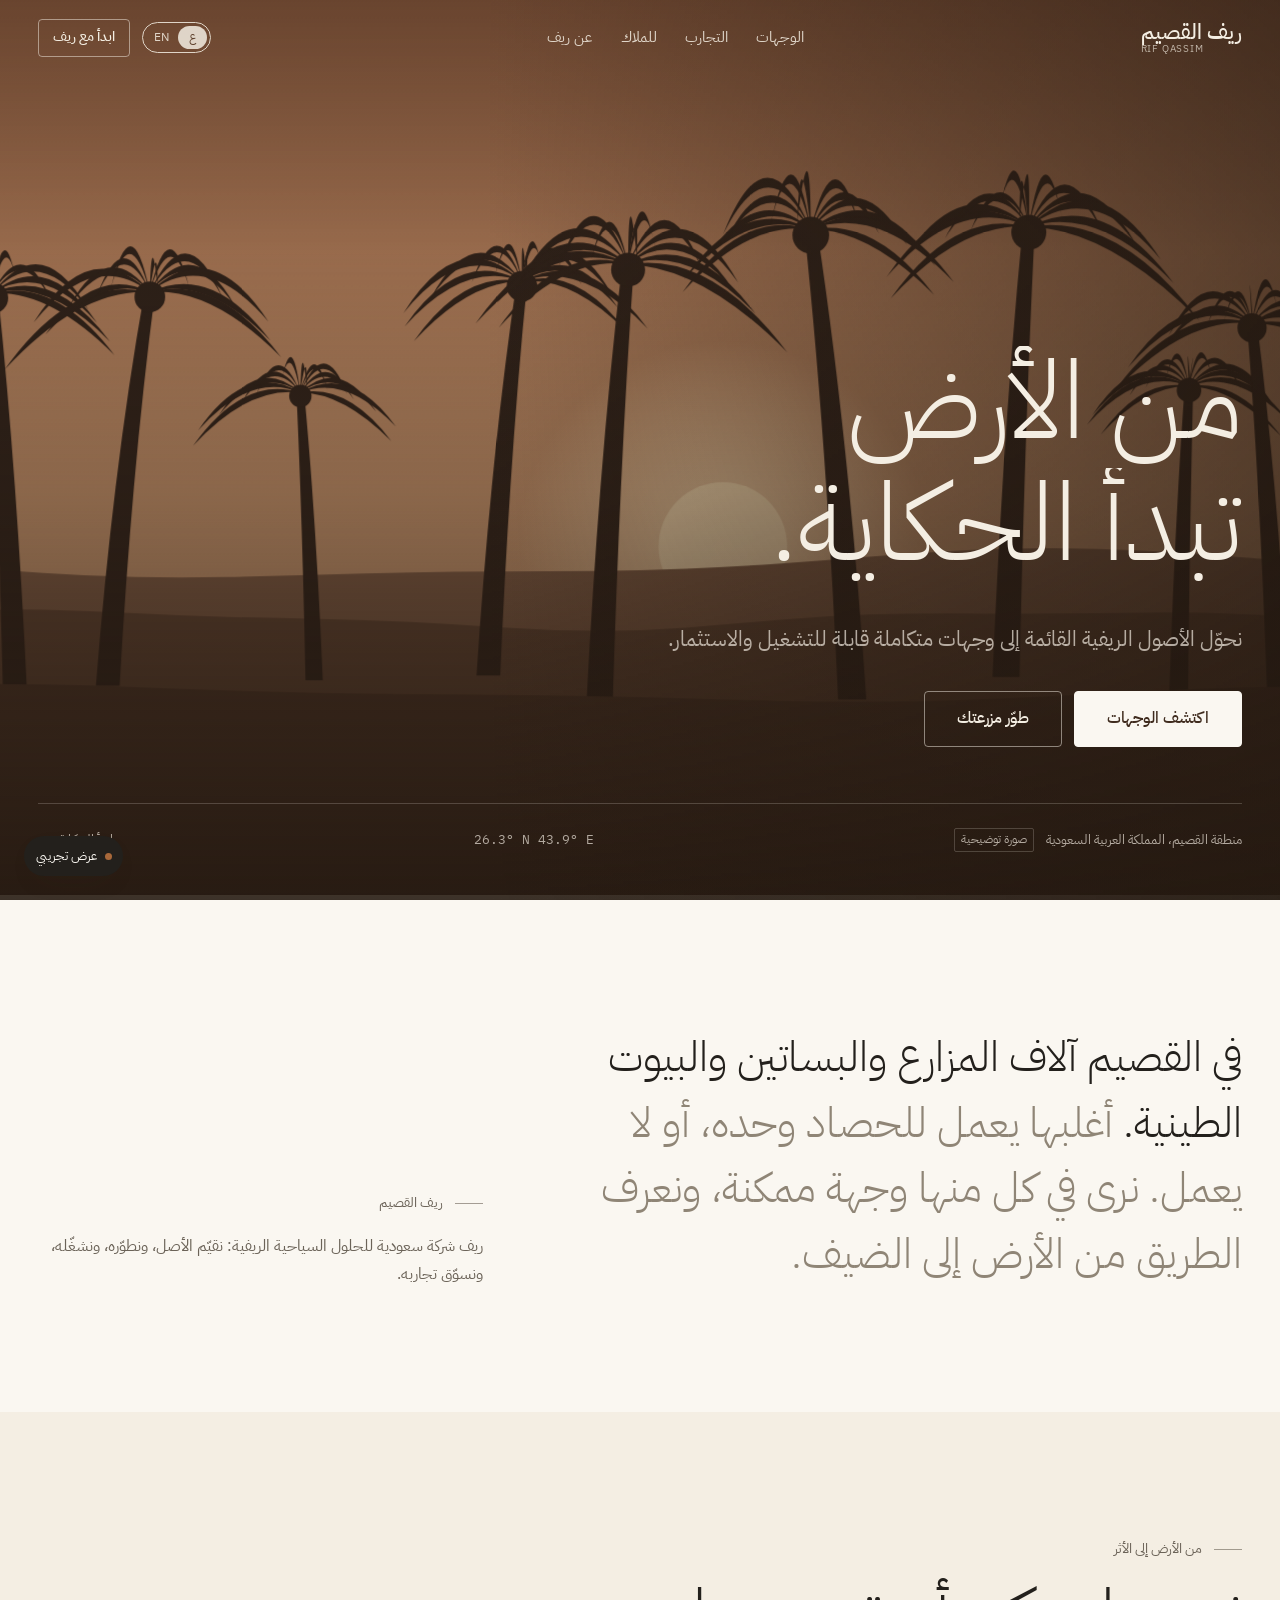
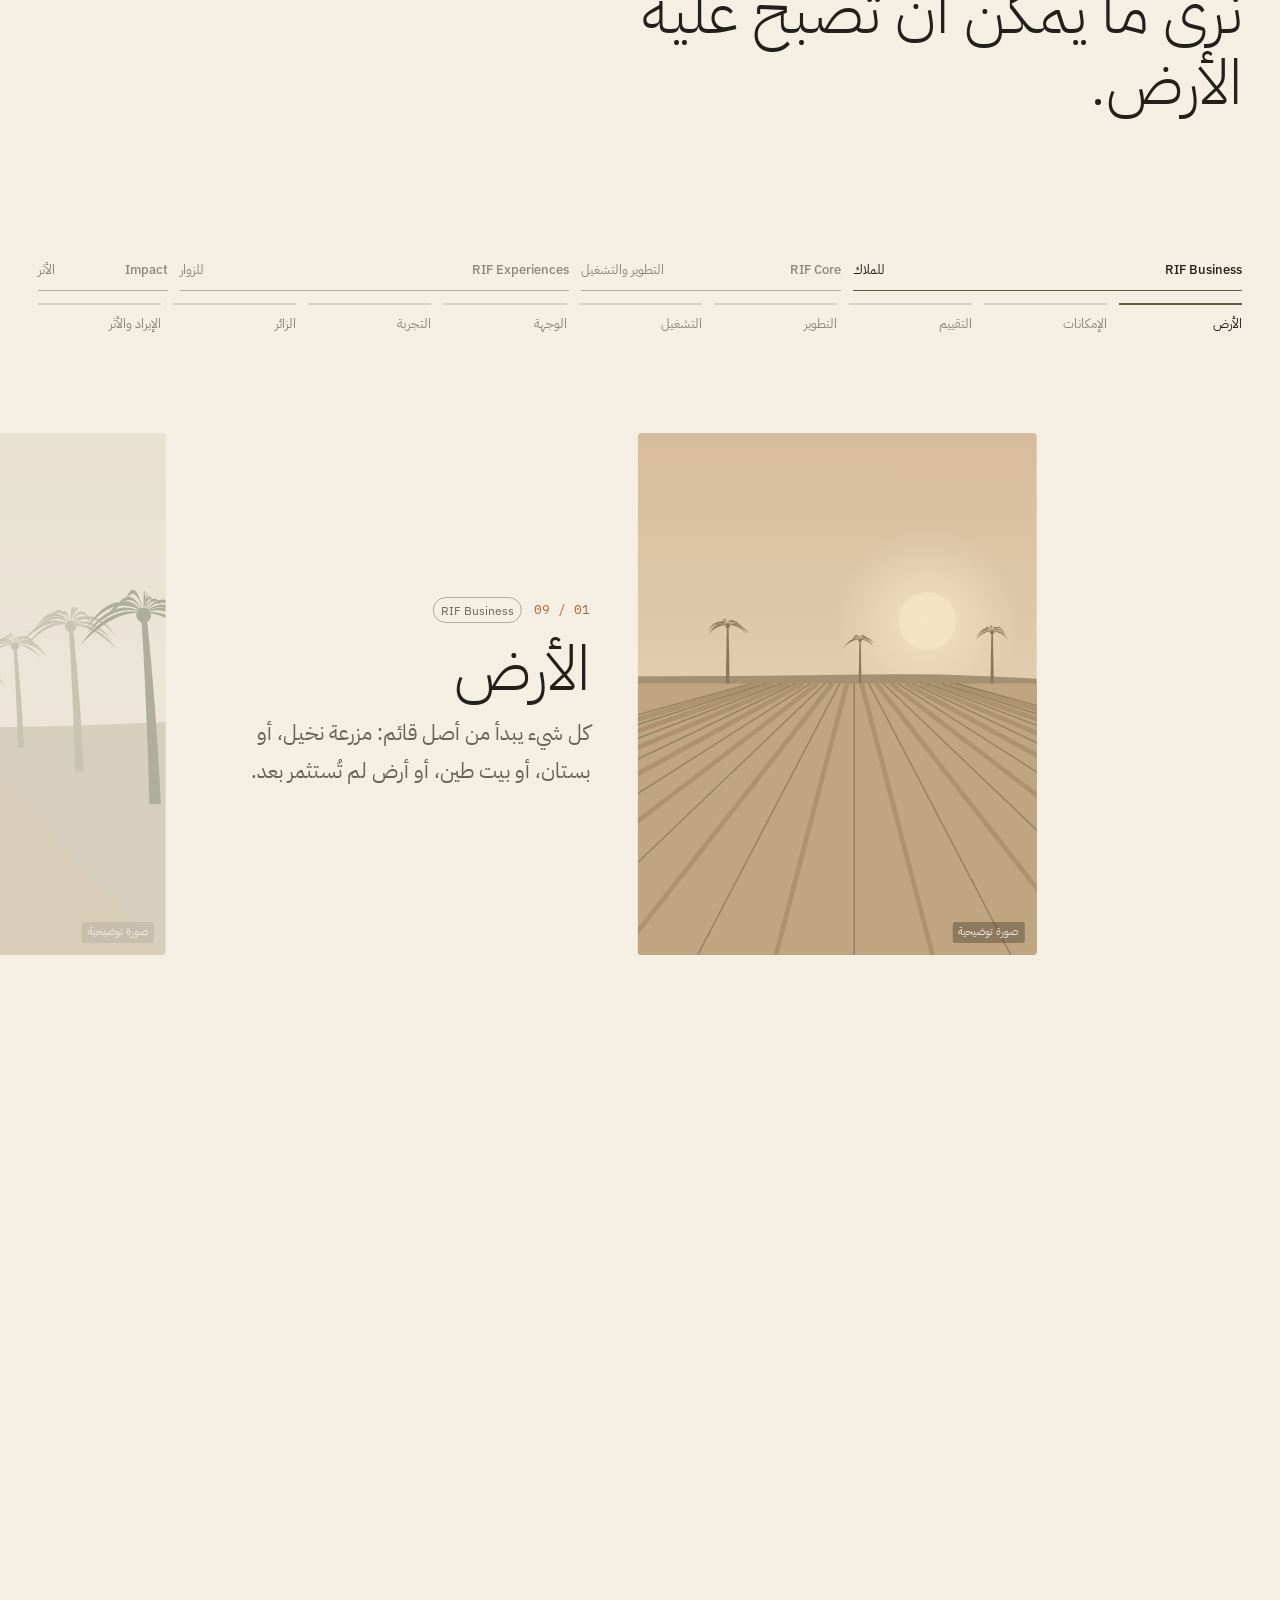
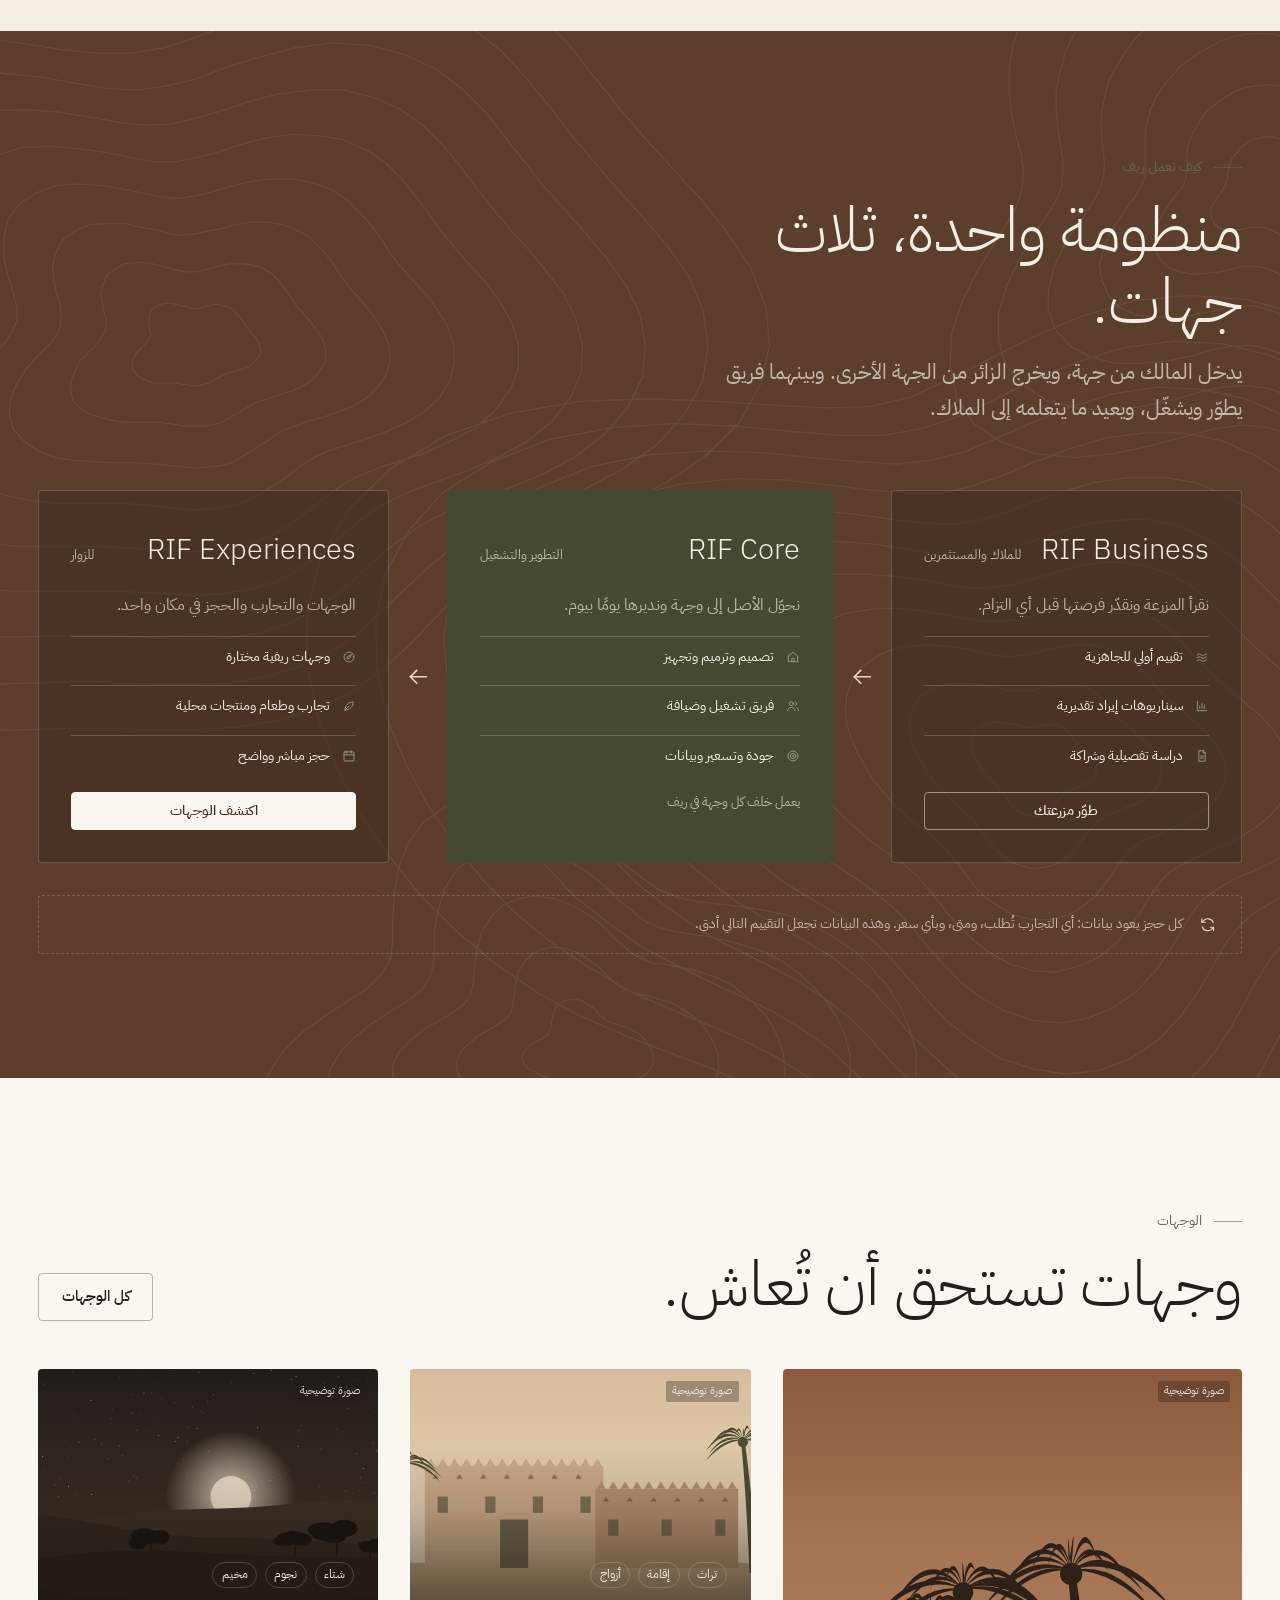
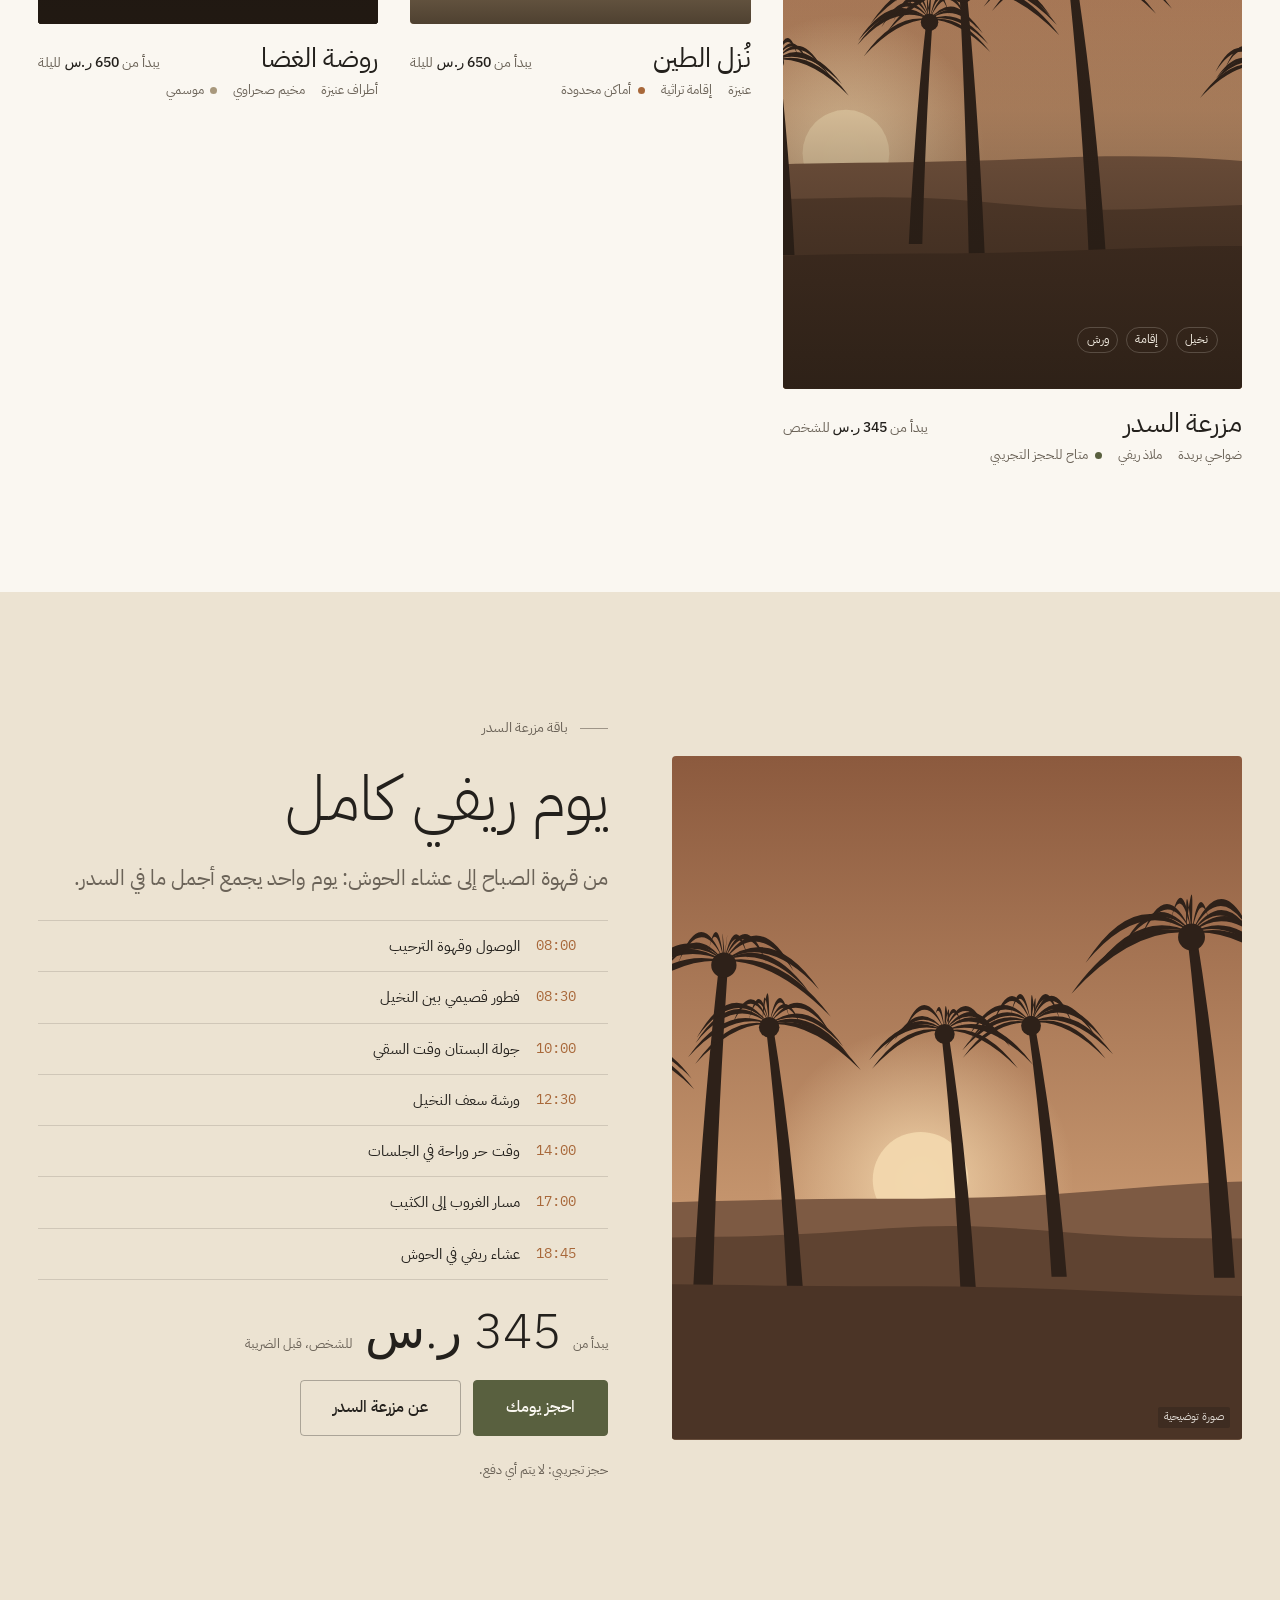
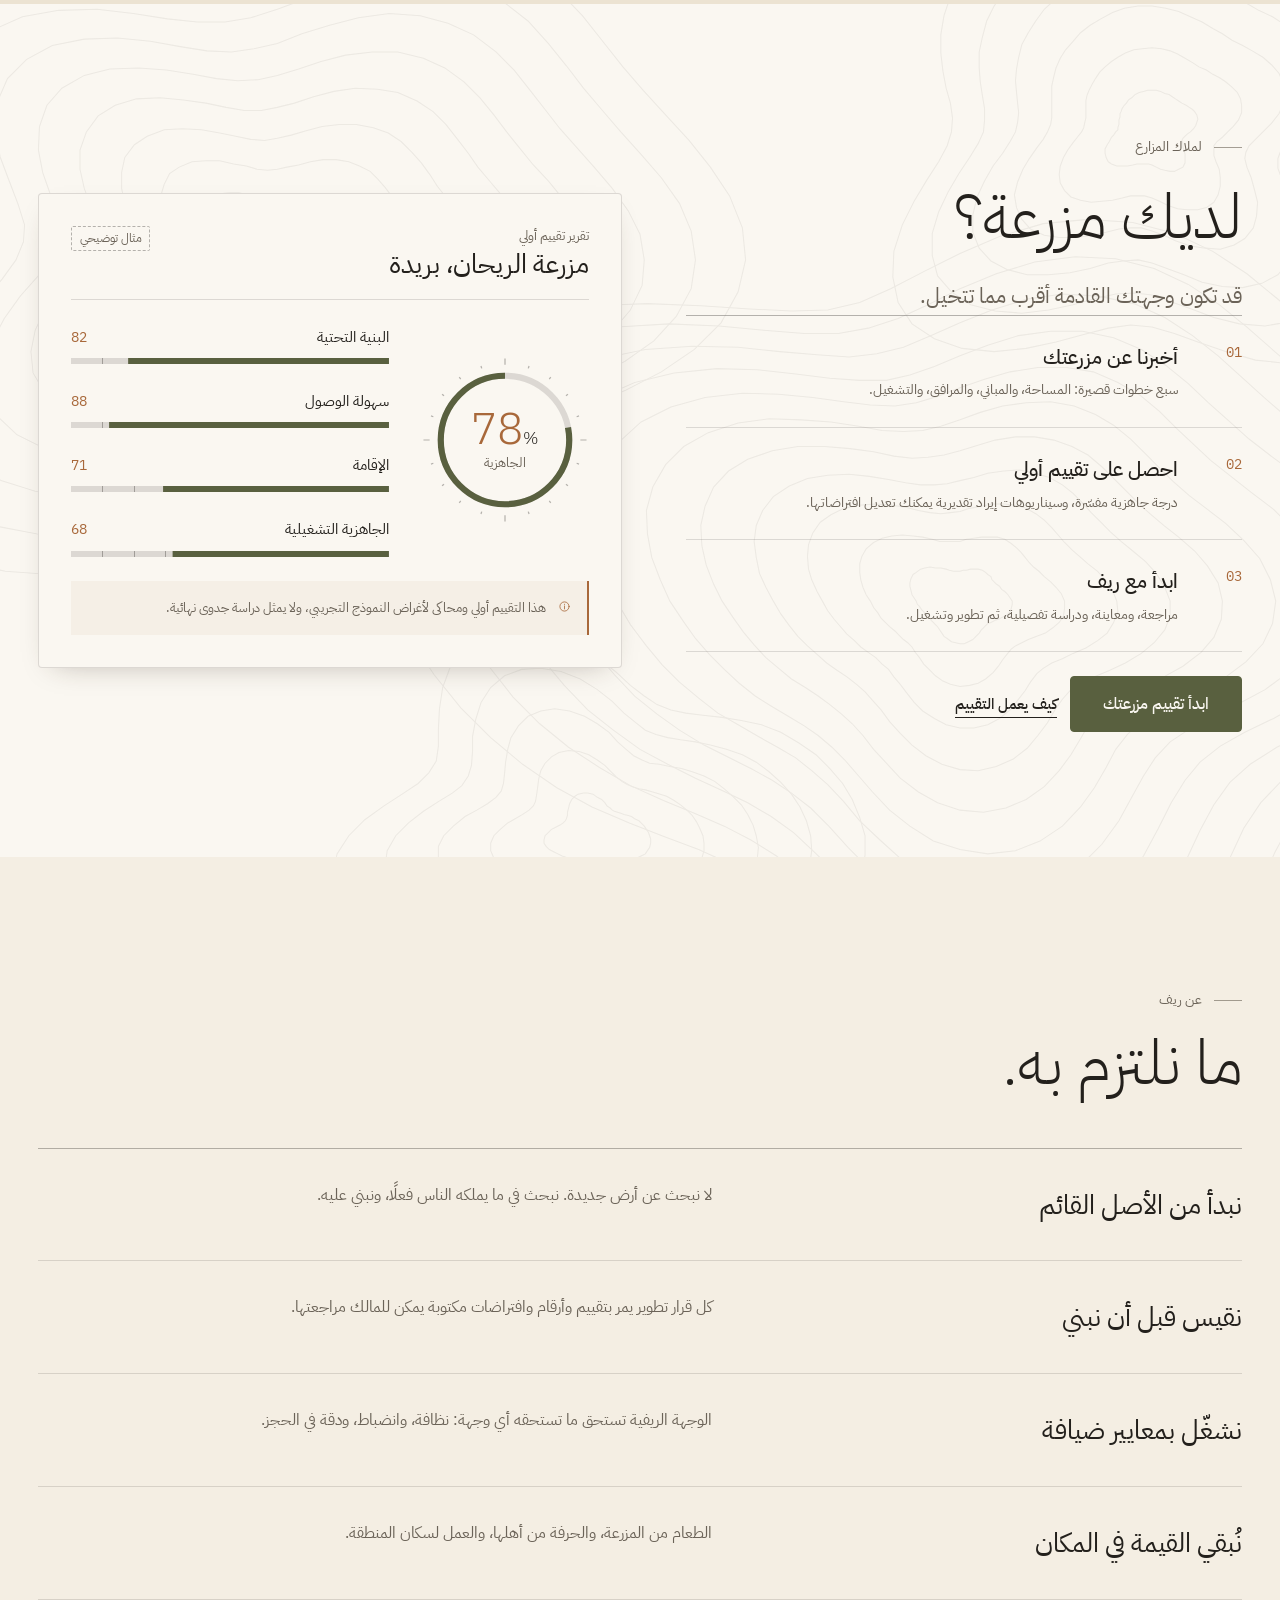
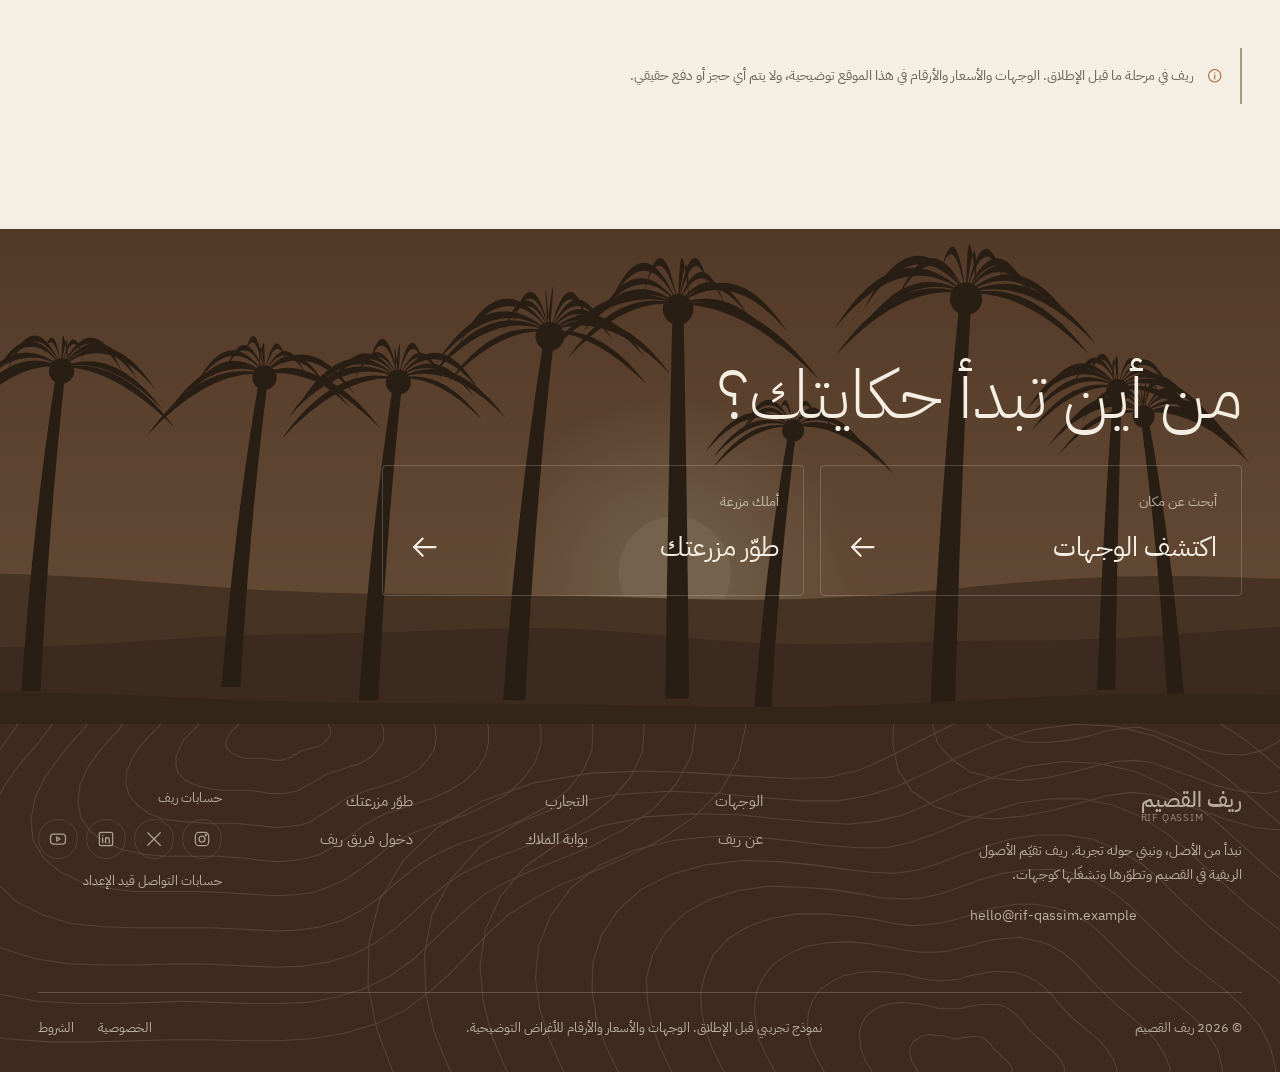
<file: index.html>
<!doctype html>
<html lang="ar" dir="rtl">
<head>
  <meta charset="utf-8">
  <meta name="viewport" content="width=device-width, initial-scale=1, viewport-fit=cover">
  <title>ريف القصيم — من الأرض تبدأ الحكاية</title>
  <meta name="description" content="ريف القصيم تحوّل الأصول الريفية القائمة في القصيم إلى وجهات متكاملة قابلة للتشغيل والاستثمار.">
  <meta name="theme-color" content="#FAF7F1">
  <script>
    /* Apply the saved language before first paint (avoids an RTL→LTR flash) */
    try {
      if (JSON.parse(localStorage.getItem("rif:v1:lang")) === "en") {
        document.documentElement.lang = "en";
        document.documentElement.dir = "ltr";
      }
    } catch (e) {}
  </script>
  <link rel="icon" href="assets/favicon.svg" type="image/svg+xml">
  <link rel="preconnect" href="https://fonts.googleapis.com">
  <link rel="preconnect" href="https://fonts.gstatic.com" crossorigin>
  <!-- Web fonts load without blocking the page; system fonts are the fallback -->
  <link rel="stylesheet" href="https://fonts.googleapis.com/css2?family=IBM+Plex+Sans+Arabic:wght@300;400;500;600&family=IBM+Plex+Sans:wght@300;400;500;600&family=IBM+Plex+Mono:wght@400;500&display=swap" media="print" onload="this.media='all'">
  <link rel="stylesheet" href="css/variables.css">
  <link rel="stylesheet" href="css/global.css">
  <link rel="stylesheet" href="css/components.css">
  <link rel="stylesheet" href="css/motion.css">
  <link rel="stylesheet" href="css/responsive.css">
  <link rel="stylesheet" href="css/pages/home.css">
  <script type="module" src="js/pages/home.js"></script>
</head>
<body>
  <main id="main" data-page="home">
    <noscript><p style="padding:8rem 1.5rem;text-align:center">يحتاج هذا النموذج إلى تفعيل JavaScript.</p></noscript>
  </main>
</body>
</html>
</file>
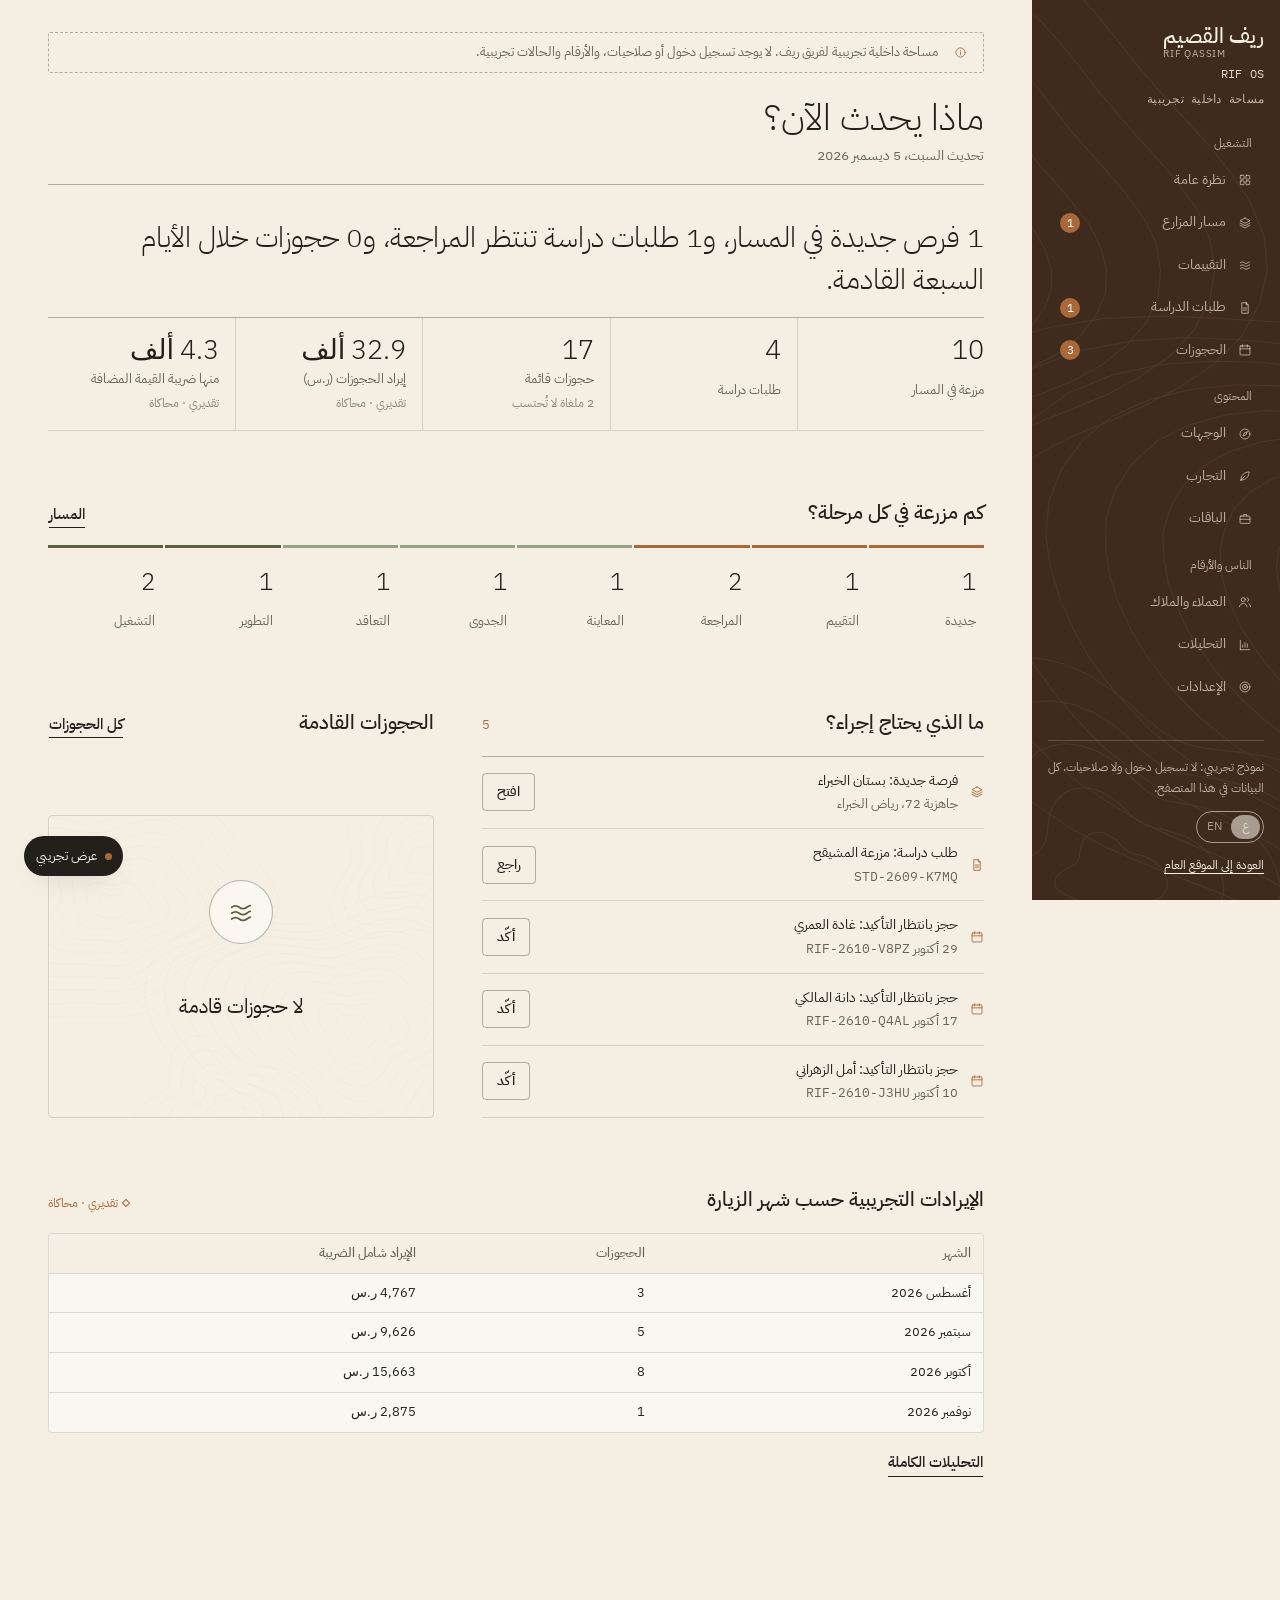
<file: pages/admin.html>
<!doctype html>
<html lang="ar" dir="rtl">
<head>
  <meta charset="utf-8">
  <meta name="viewport" content="width=device-width, initial-scale=1, viewport-fit=cover">
  <title>مساحة فريق ريف — نموذج داخلي</title>
  <meta name="description" content="مساحة تشغيل داخلية تجريبية لفريق ريف: المزارع، والتقييمات، وطلبات الدراسة، والحجوزات، والمحتوى، والتحليلات.">
  <meta name="theme-color" content="#3F2B1E">
  <meta name="robots" content="noindex">
  <script>
    /* Apply the saved language before first paint (avoids an RTL→LTR flash) */
    try {
      if (JSON.parse(localStorage.getItem("rif:v1:lang")) === "en") {
        document.documentElement.lang = "en";
        document.documentElement.dir = "ltr";
      }
    } catch (e) {}
  </script>
  <link rel="icon" href="../assets/favicon.svg" type="image/svg+xml">
  <link rel="preconnect" href="https://fonts.googleapis.com">
  <link rel="preconnect" href="https://fonts.gstatic.com" crossorigin>
  <!-- Web fonts load without blocking the page; system fonts are the fallback -->
  <link rel="stylesheet" href="https://fonts.googleapis.com/css2?family=IBM+Plex+Sans+Arabic:wght@300;400;500;600&family=IBM+Plex+Sans:wght@300;400;500;600&family=IBM+Plex+Mono:wght@400;500&display=swap" media="print" onload="this.media='all'">
  <link rel="stylesheet" href="../css/variables.css">
  <link rel="stylesheet" href="../css/global.css">
  <link rel="stylesheet" href="../css/components.css">
  <link rel="stylesheet" href="../css/motion.css">
  <link rel="stylesheet" href="../css/responsive.css">
  <link rel="stylesheet" href="../css/pages/admin.css">
  <script type="module" src="../js/pages/admin.js"></script>
</head>
<body>
  <main id="main" data-page="admin">
    <noscript><p style="padding:8rem 1.5rem;text-align:center">يحتاج هذا النموذج إلى تفعيل JavaScript.</p></noscript>
  </main>
</body>
</html>
</file>
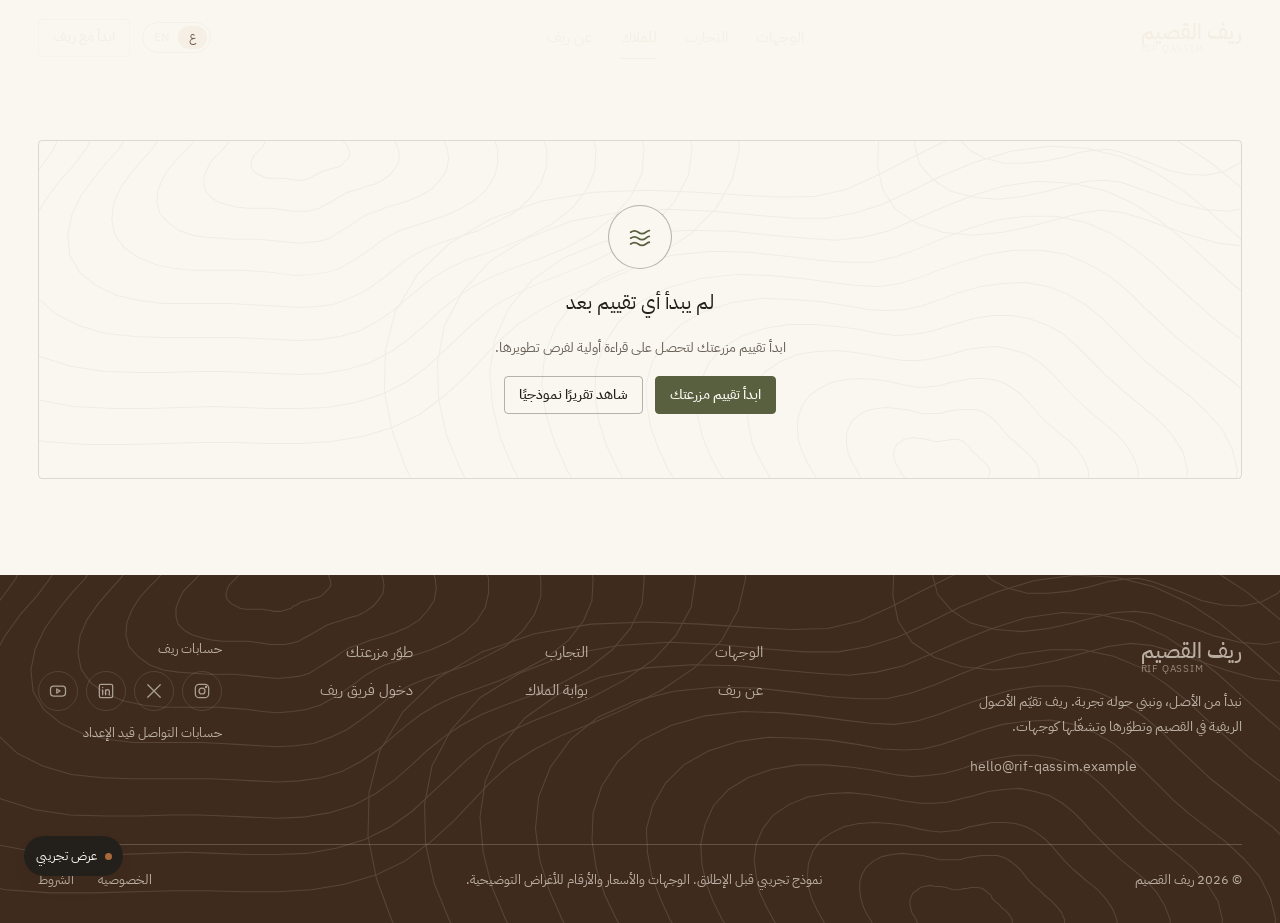
<file: pages/assessment-result.html>
<!doctype html>
<html lang="ar" dir="rtl">
<head>
  <meta charset="utf-8">
  <meta name="viewport" content="width=device-width, initial-scale=1, viewport-fit=cover">
  <title>تقرير التقييم الأولي — ريف القصيم</title>
  <meta name="description" content="تقرير أولي لفرص تطوير مزرعتك: الجاهزية، والفرص، والسيناريوهات التقديرية.">
  <meta name="theme-color" content="#FAF7F1">
  <script>
    /* Apply the saved language before first paint (avoids an RTL→LTR flash) */
    try {
      if (JSON.parse(localStorage.getItem("rif:v1:lang")) === "en") {
        document.documentElement.lang = "en";
        document.documentElement.dir = "ltr";
      }
    } catch (e) {}
  </script>
  <link rel="icon" href="../assets/favicon.svg" type="image/svg+xml">
  <link rel="preconnect" href="https://fonts.googleapis.com">
  <link rel="preconnect" href="https://fonts.gstatic.com" crossorigin>
  <!-- Web fonts load without blocking the page; system fonts are the fallback -->
  <link rel="stylesheet" href="https://fonts.googleapis.com/css2?family=IBM+Plex+Sans+Arabic:wght@300;400;500;600&family=IBM+Plex+Sans:wght@300;400;500;600&family=IBM+Plex+Mono:wght@400;500&display=swap" media="print" onload="this.media='all'">
  <link rel="stylesheet" href="../css/variables.css">
  <link rel="stylesheet" href="../css/global.css">
  <link rel="stylesheet" href="../css/components.css">
  <link rel="stylesheet" href="../css/motion.css">
  <link rel="stylesheet" href="../css/responsive.css">
  <link rel="stylesheet" href="../css/pages/assessment-result.css">
  <script type="module" src="../js/pages/assessment-result.js"></script>
</head>
<body>
  <main id="main" data-page="assessment-result">
    <noscript><p style="padding:8rem 1.5rem;text-align:center">يحتاج هذا النموذج إلى تفعيل JavaScript.</p></noscript>
  </main>
</body>
</html>
</file>
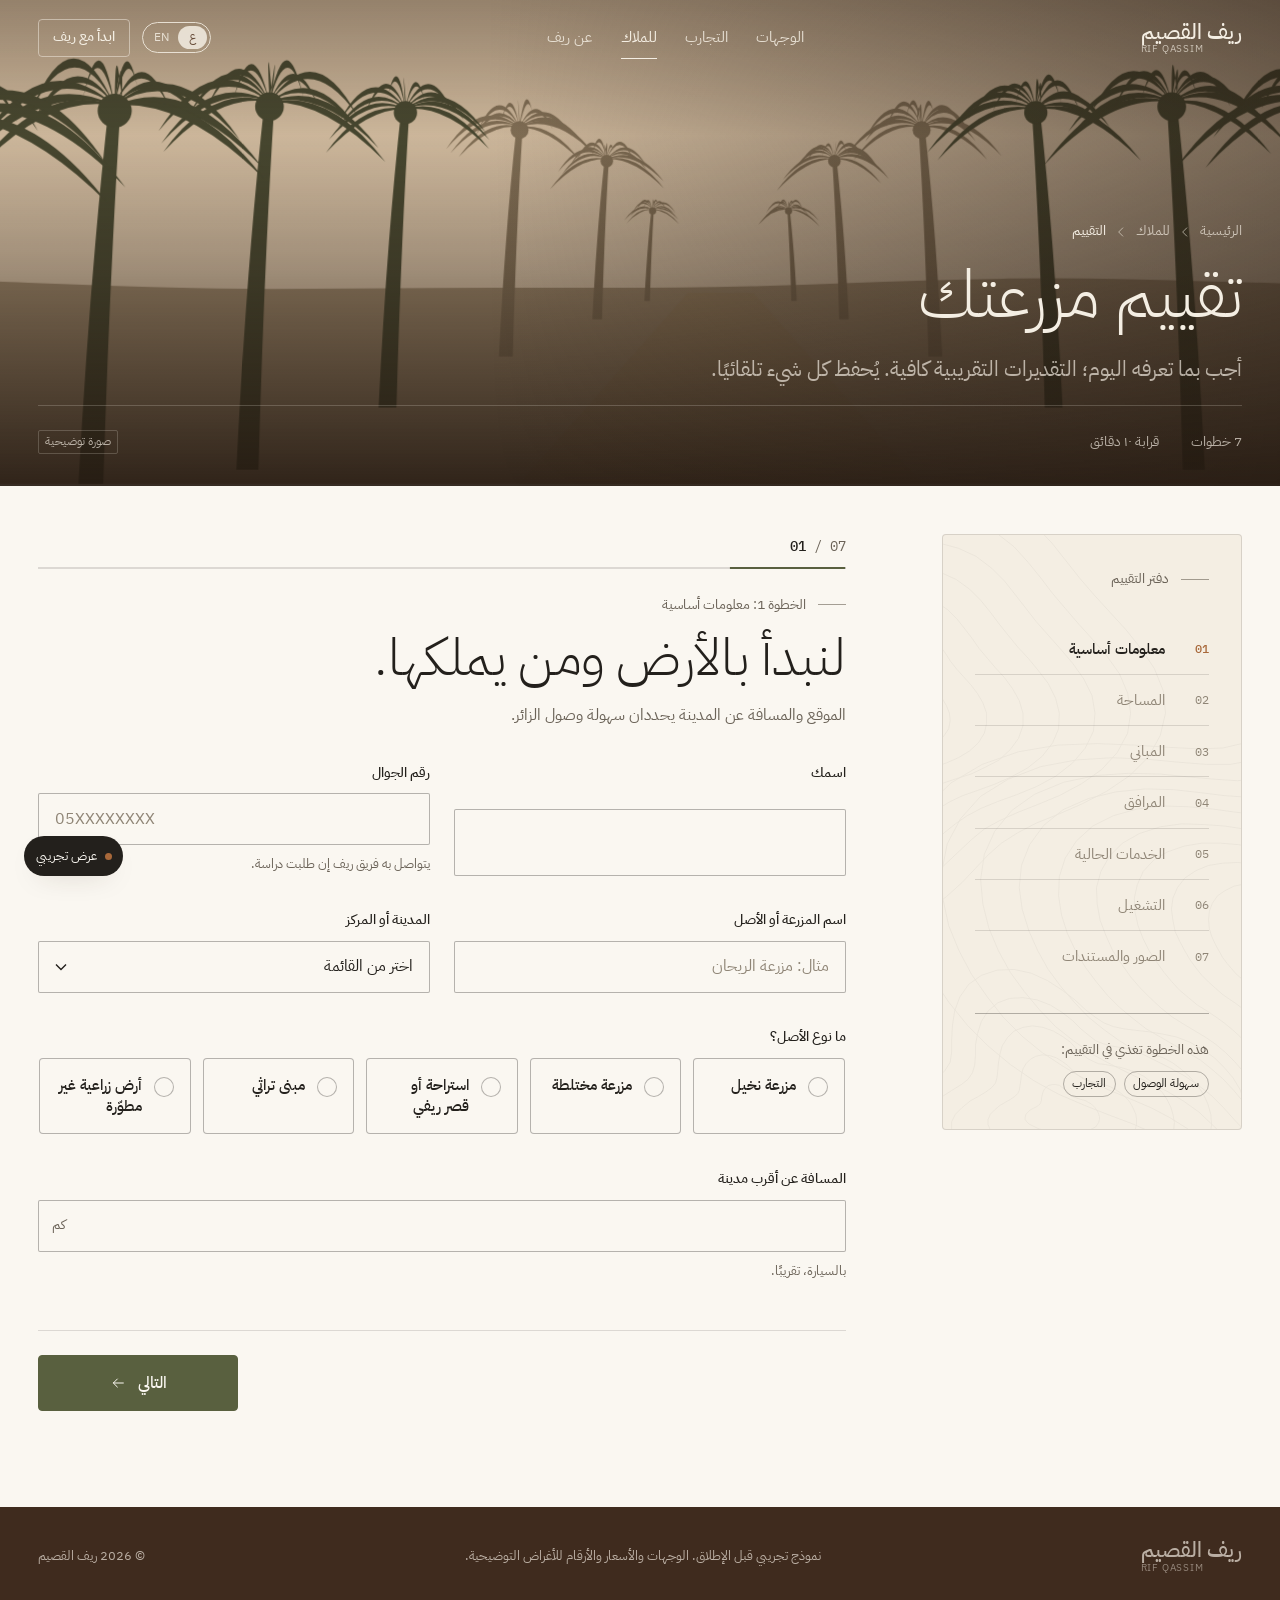
<file: pages/assessment.html>
<!doctype html>
<html lang="ar" dir="rtl">
<head>
  <meta charset="utf-8">
  <meta name="viewport" content="width=device-width, initial-scale=1, viewport-fit=cover">
  <title>تقييم مزرعتك — ريف القصيم</title>
  <meta name="description" content="تقييم أولي من سبع خطوات لجاهزية مزرعتك للتطوير السياحي.">
  <meta name="theme-color" content="#FAF7F1">
  <script>
    /* Apply the saved language before first paint (avoids an RTL→LTR flash) */
    try {
      if (JSON.parse(localStorage.getItem("rif:v1:lang")) === "en") {
        document.documentElement.lang = "en";
        document.documentElement.dir = "ltr";
      }
    } catch (e) {}
  </script>
  <link rel="icon" href="../assets/favicon.svg" type="image/svg+xml">
  <link rel="preconnect" href="https://fonts.googleapis.com">
  <link rel="preconnect" href="https://fonts.gstatic.com" crossorigin>
  <!-- Web fonts load without blocking the page; system fonts are the fallback -->
  <link rel="stylesheet" href="https://fonts.googleapis.com/css2?family=IBM+Plex+Sans+Arabic:wght@300;400;500;600&family=IBM+Plex+Sans:wght@300;400;500;600&family=IBM+Plex+Mono:wght@400;500&display=swap" media="print" onload="this.media='all'">
  <link rel="stylesheet" href="../css/variables.css">
  <link rel="stylesheet" href="../css/global.css">
  <link rel="stylesheet" href="../css/components.css">
  <link rel="stylesheet" href="../css/motion.css">
  <link rel="stylesheet" href="../css/responsive.css">
  <link rel="stylesheet" href="../css/pages/assessment.css">
  <script type="module" src="../js/pages/assessment.js"></script>
</head>
<body>
  <main id="main" data-page="assessment">
    <noscript><p style="padding:8rem 1.5rem;text-align:center">يحتاج هذا النموذج إلى تفعيل JavaScript.</p></noscript>
  </main>
</body>
</html>
</file>
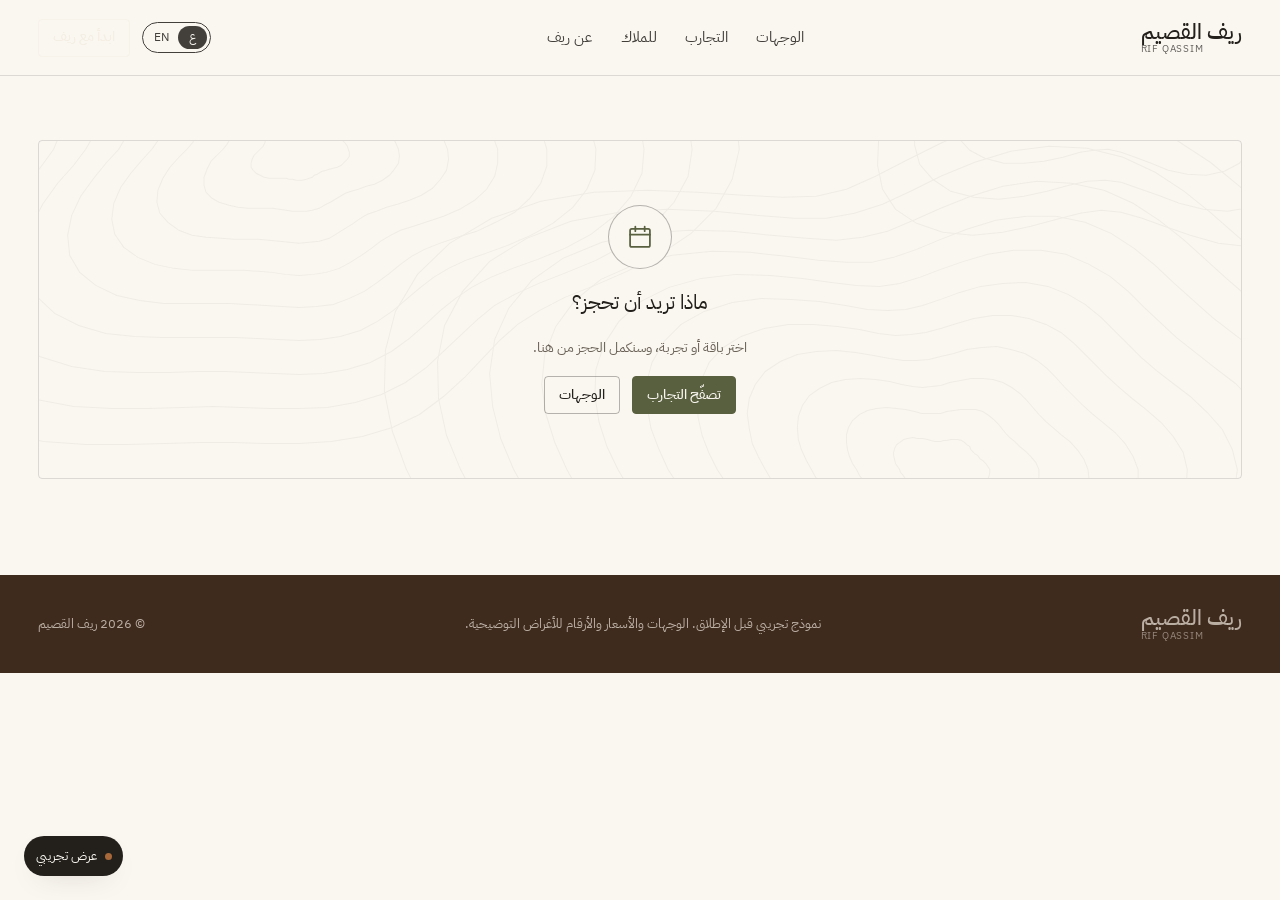
<file: pages/booking.html>
<!doctype html>
<html lang="ar" dir="rtl">
<head>
  <meta charset="utf-8">
  <meta name="viewport" content="width=device-width, initial-scale=1, viewport-fit=cover">
  <title>الحجز — ريف القصيم</title>
  <meta name="description" content="احجز يومك أو عطلتك في وجهات ريف القصيم.">
  <meta name="theme-color" content="#FAF7F1">
  <script>
    /* Apply the saved language before first paint (avoids an RTL→LTR flash) */
    try {
      if (JSON.parse(localStorage.getItem("rif:v1:lang")) === "en") {
        document.documentElement.lang = "en";
        document.documentElement.dir = "ltr";
      }
    } catch (e) {}
  </script>
  <link rel="icon" href="../assets/favicon.svg" type="image/svg+xml">
  <link rel="preconnect" href="https://fonts.googleapis.com">
  <link rel="preconnect" href="https://fonts.gstatic.com" crossorigin>
  <!-- Web fonts load without blocking the page; system fonts are the fallback -->
  <link rel="stylesheet" href="https://fonts.googleapis.com/css2?family=IBM+Plex+Sans+Arabic:wght@300;400;500;600&family=IBM+Plex+Sans:wght@300;400;500;600&family=IBM+Plex+Mono:wght@400;500&display=swap" media="print" onload="this.media='all'">
  <link rel="stylesheet" href="../css/variables.css">
  <link rel="stylesheet" href="../css/global.css">
  <link rel="stylesheet" href="../css/components.css">
  <link rel="stylesheet" href="../css/motion.css">
  <link rel="stylesheet" href="../css/responsive.css">
  <link rel="stylesheet" href="../css/pages/booking.css">
  <script type="module" src="../js/pages/booking.js"></script>
</head>
<body>
  <main id="main" data-page="booking">
    <noscript><p style="padding:8rem 1.5rem;text-align:center">يحتاج هذا النموذج إلى تفعيل JavaScript.</p></noscript>
  </main>
</body>
</html>
</file>
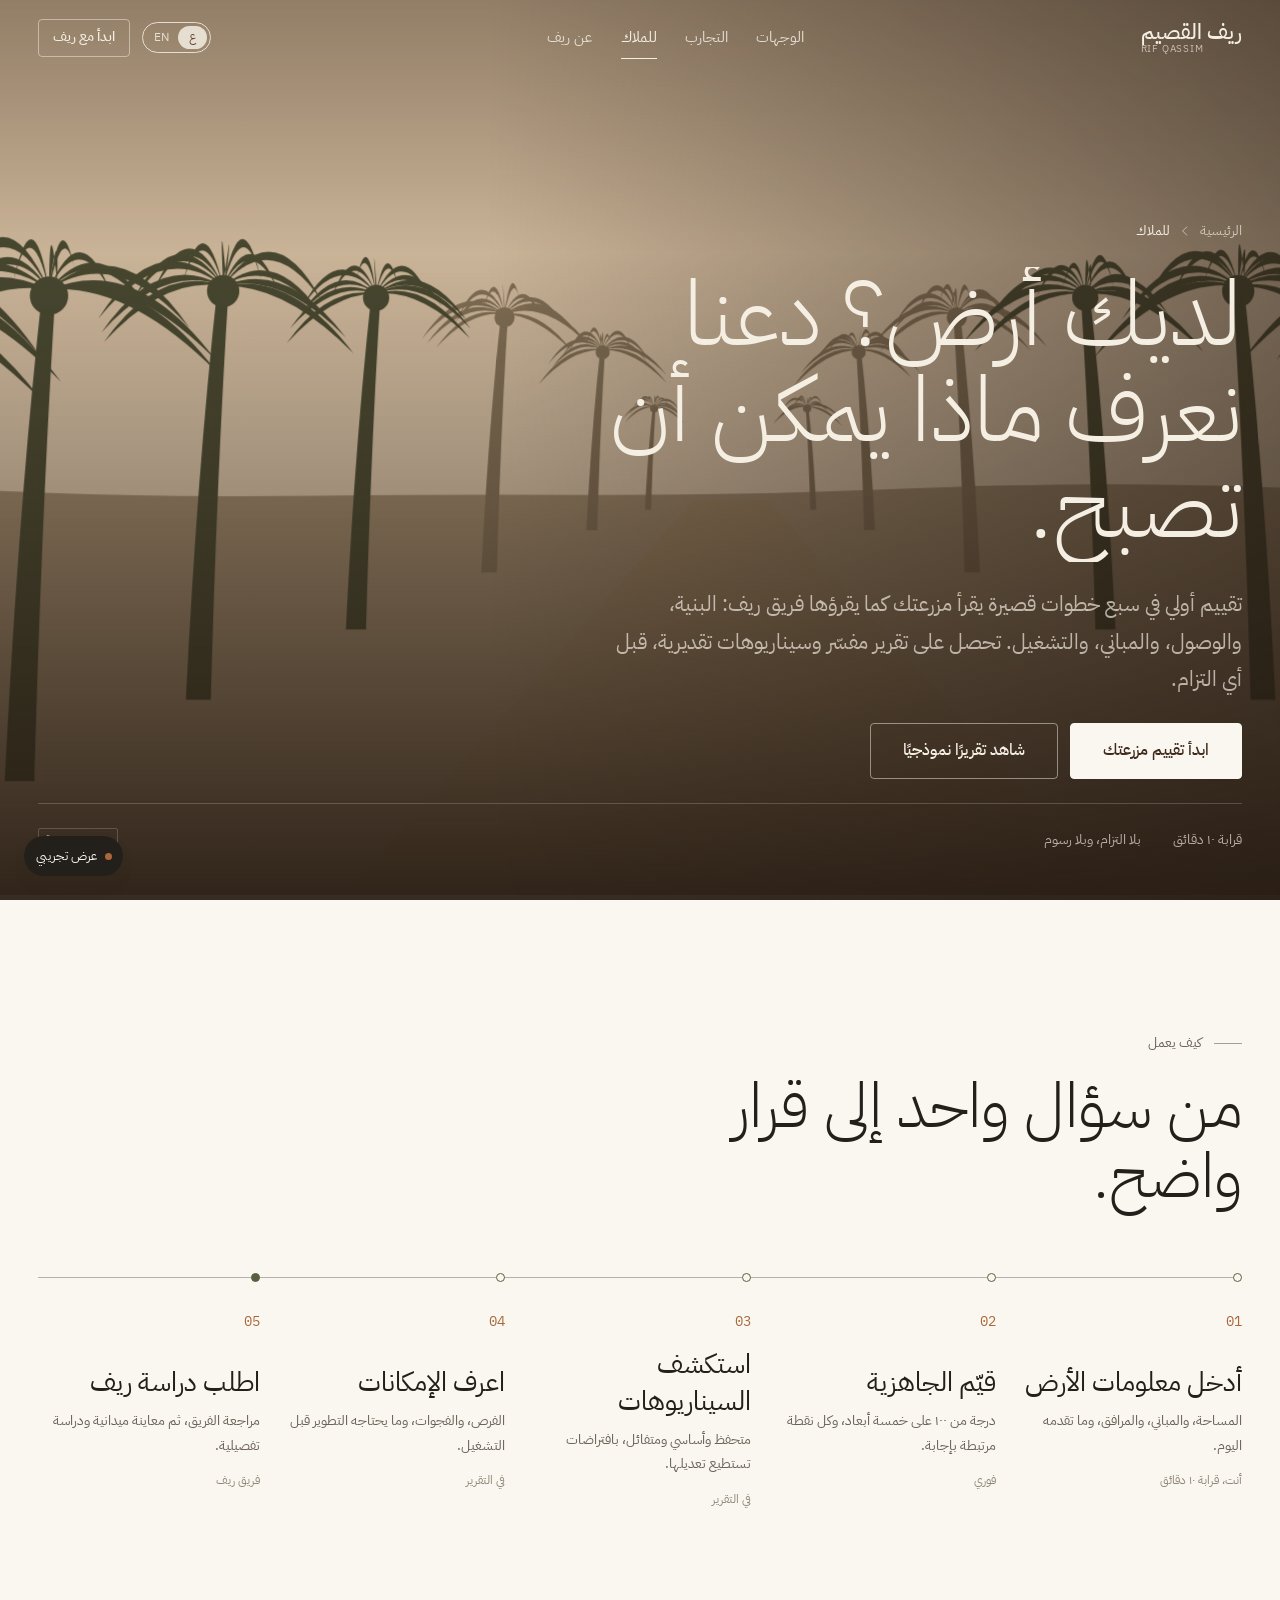
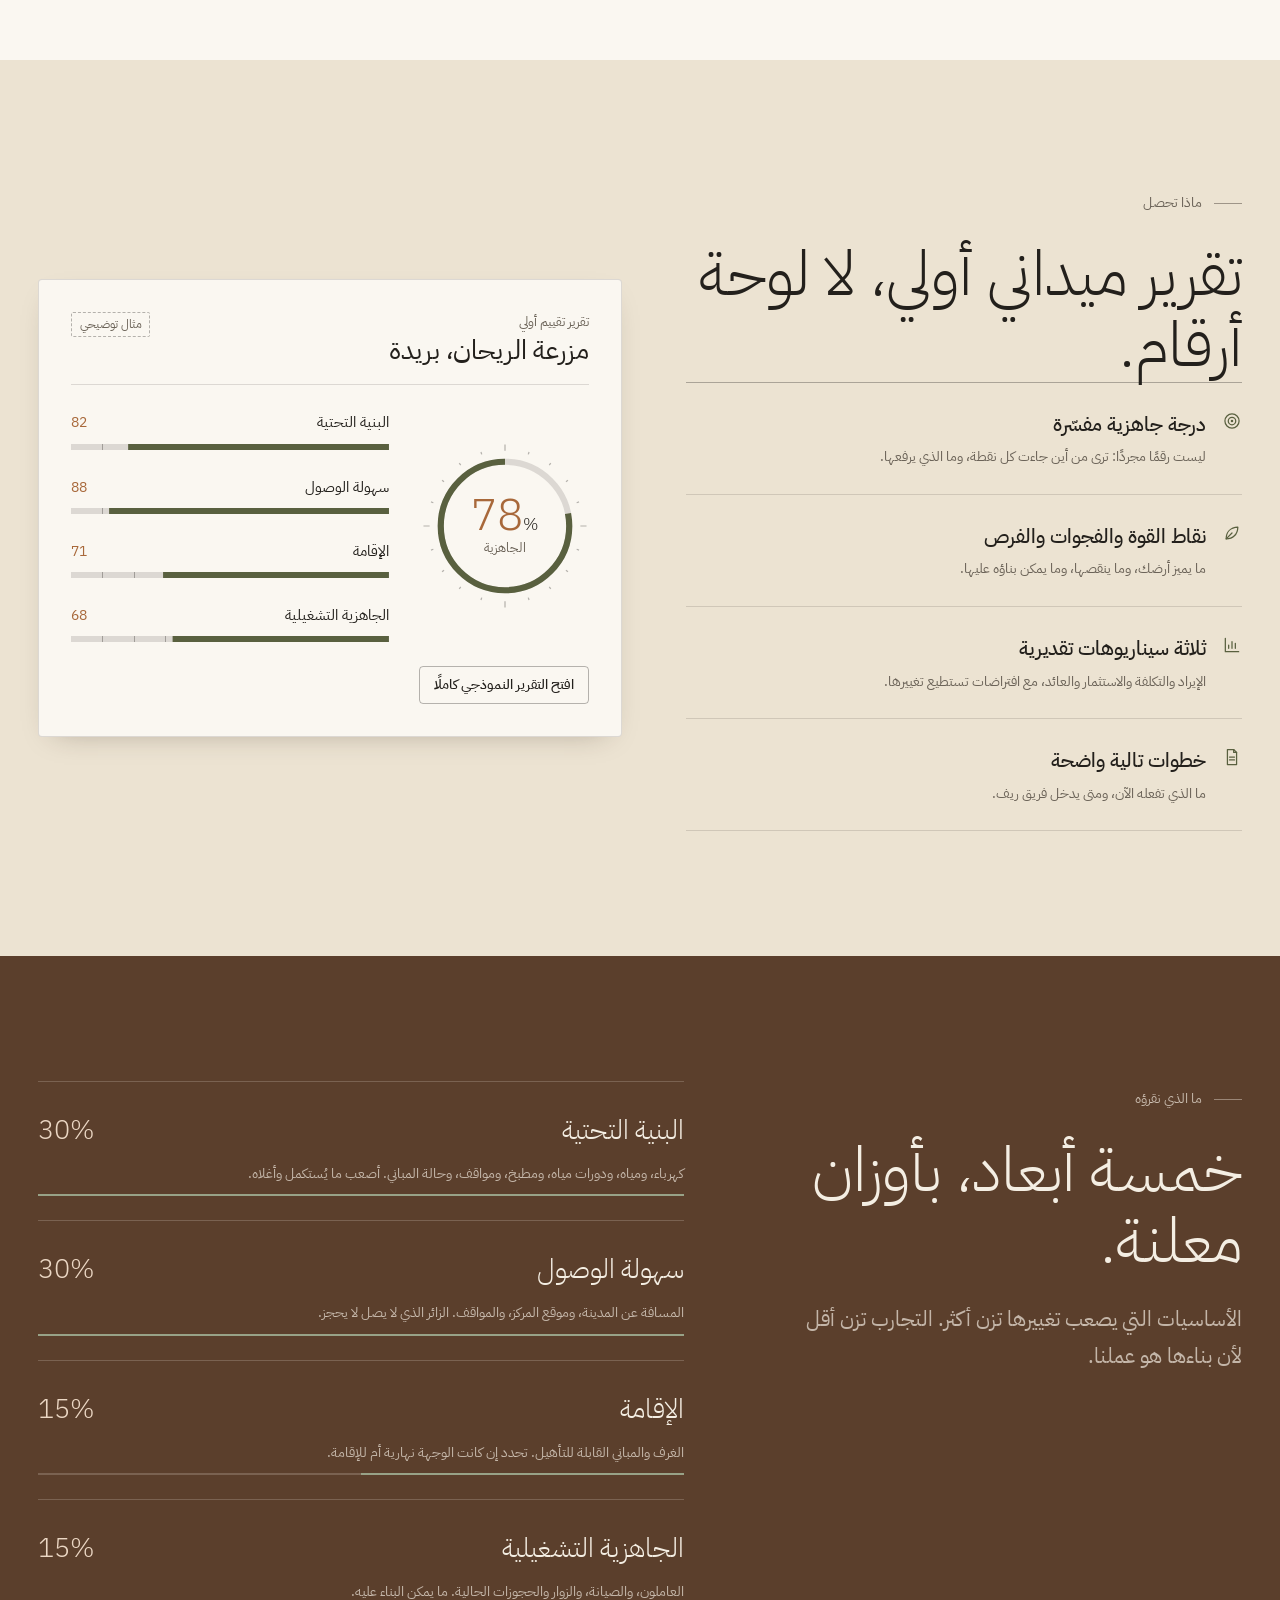
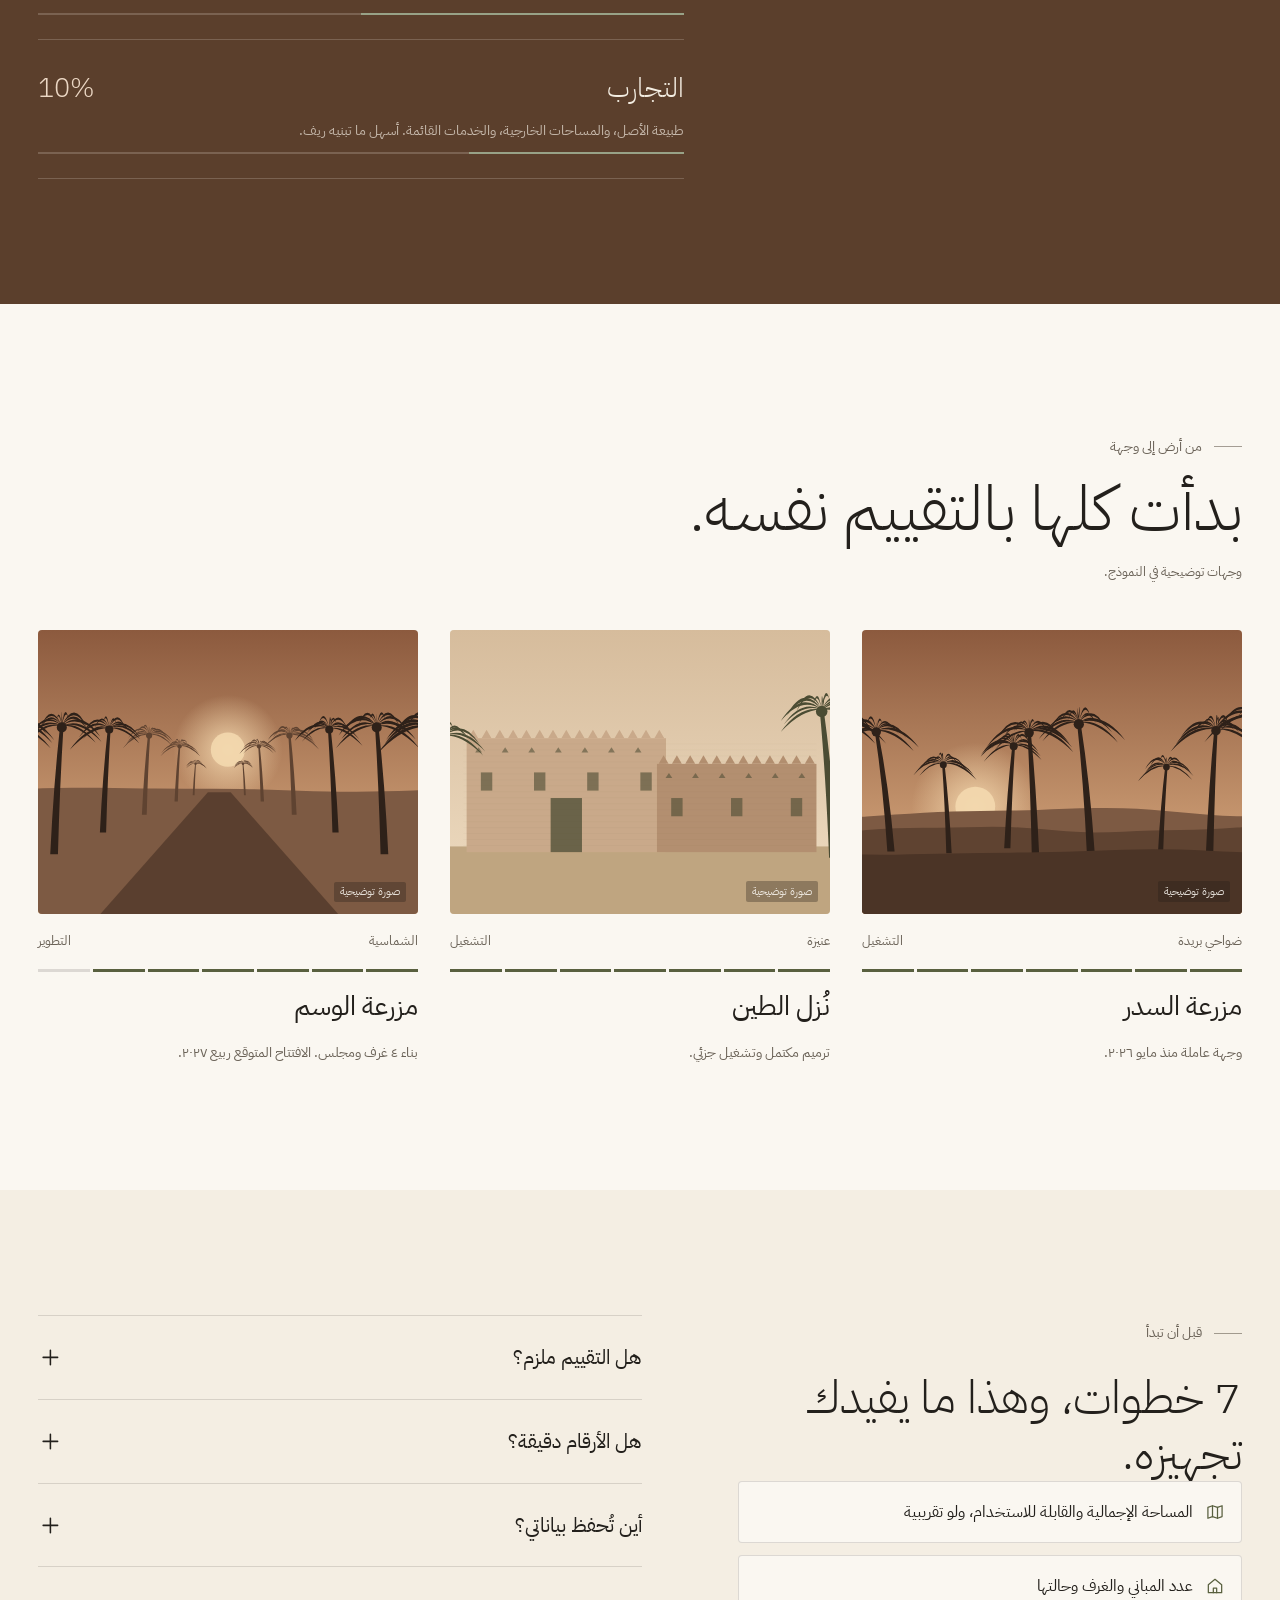
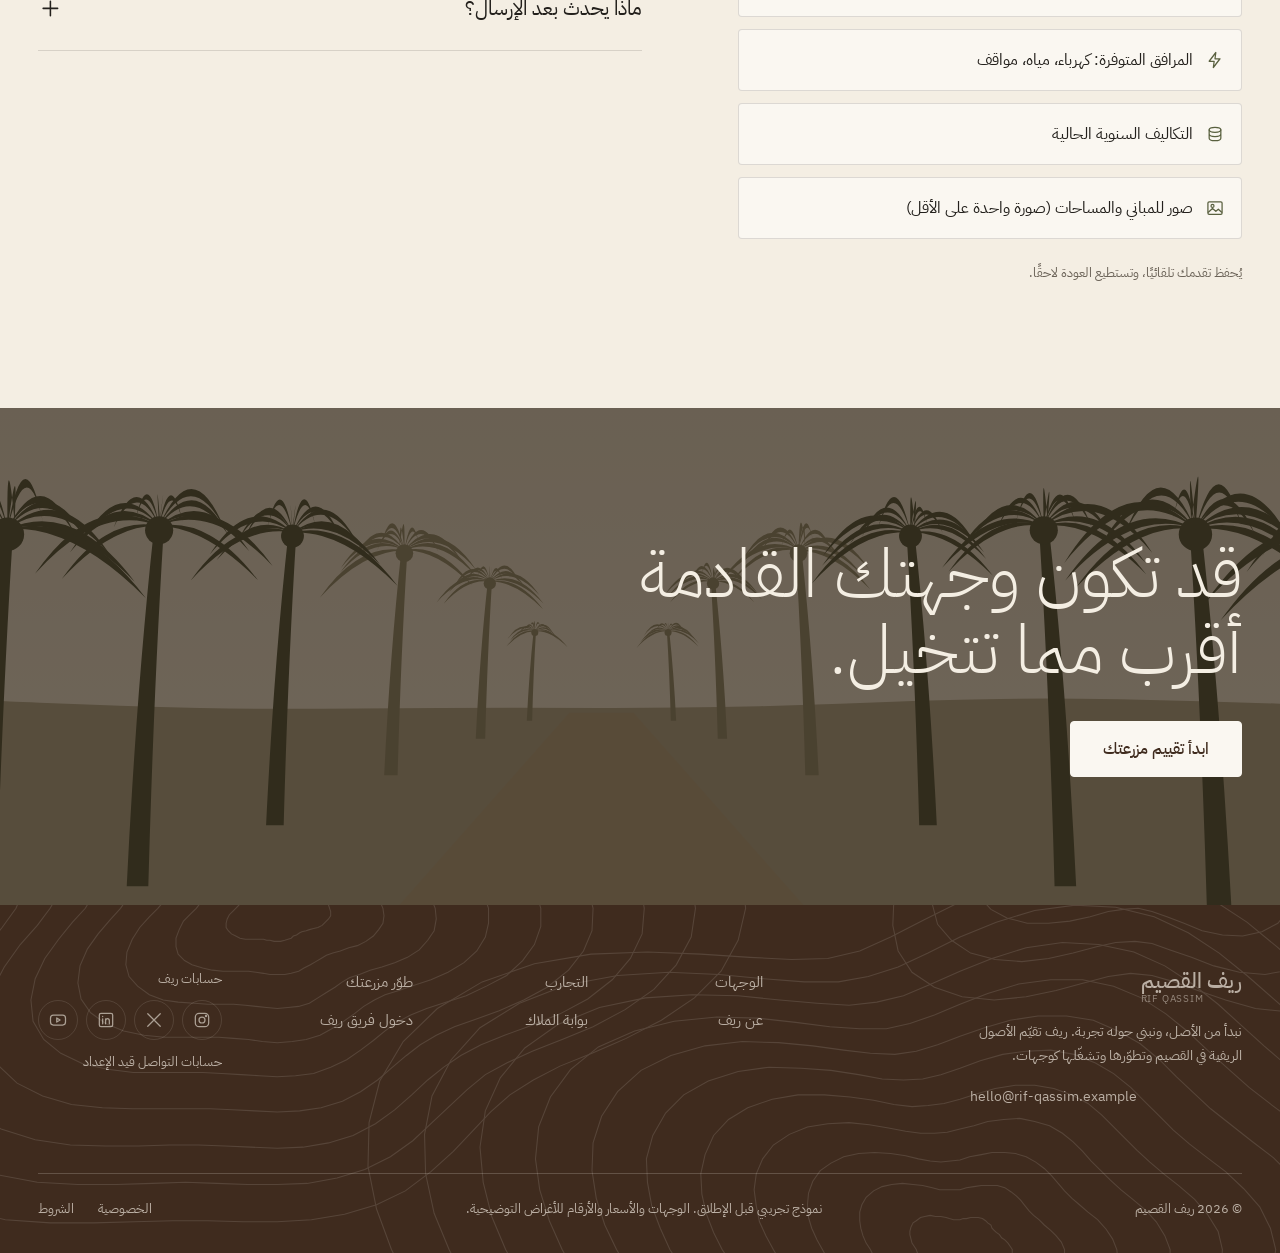
<file: pages/business.html>
<!doctype html>
<html lang="ar" dir="rtl">
<head>
  <meta charset="utf-8">
  <meta name="viewport" content="width=device-width, initial-scale=1, viewport-fit=cover">
  <title>للملاك — ريف القصيم</title>
  <meta name="description" content="لديك أرض؟ قيّم جاهزية مزرعتك لتصبح وجهة ريفية، واستكشف سيناريوهات تقديرية، واطلب دراسة ريف.">
  <meta name="theme-color" content="#FAF7F1">
  <script>
    /* Apply the saved language before first paint (avoids an RTL→LTR flash) */
    try {
      if (JSON.parse(localStorage.getItem("rif:v1:lang")) === "en") {
        document.documentElement.lang = "en";
        document.documentElement.dir = "ltr";
      }
    } catch (e) {}
  </script>
  <link rel="icon" href="../assets/favicon.svg" type="image/svg+xml">
  <link rel="preconnect" href="https://fonts.googleapis.com">
  <link rel="preconnect" href="https://fonts.gstatic.com" crossorigin>
  <!-- Web fonts load without blocking the page; system fonts are the fallback -->
  <link rel="stylesheet" href="https://fonts.googleapis.com/css2?family=IBM+Plex+Sans+Arabic:wght@300;400;500;600&family=IBM+Plex+Sans:wght@300;400;500;600&family=IBM+Plex+Mono:wght@400;500&display=swap" media="print" onload="this.media='all'">
  <link rel="stylesheet" href="../css/variables.css">
  <link rel="stylesheet" href="../css/global.css">
  <link rel="stylesheet" href="../css/components.css">
  <link rel="stylesheet" href="../css/motion.css">
  <link rel="stylesheet" href="../css/responsive.css">
  <link rel="stylesheet" href="../css/pages/business.css">
  <script type="module" src="../js/pages/business.js"></script>
</head>
<body>
  <main id="main" data-page="business">
    <noscript><p style="padding:8rem 1.5rem;text-align:center">يحتاج هذا النموذج إلى تفعيل JavaScript.</p></noscript>
  </main>
</body>
</html>
</file>
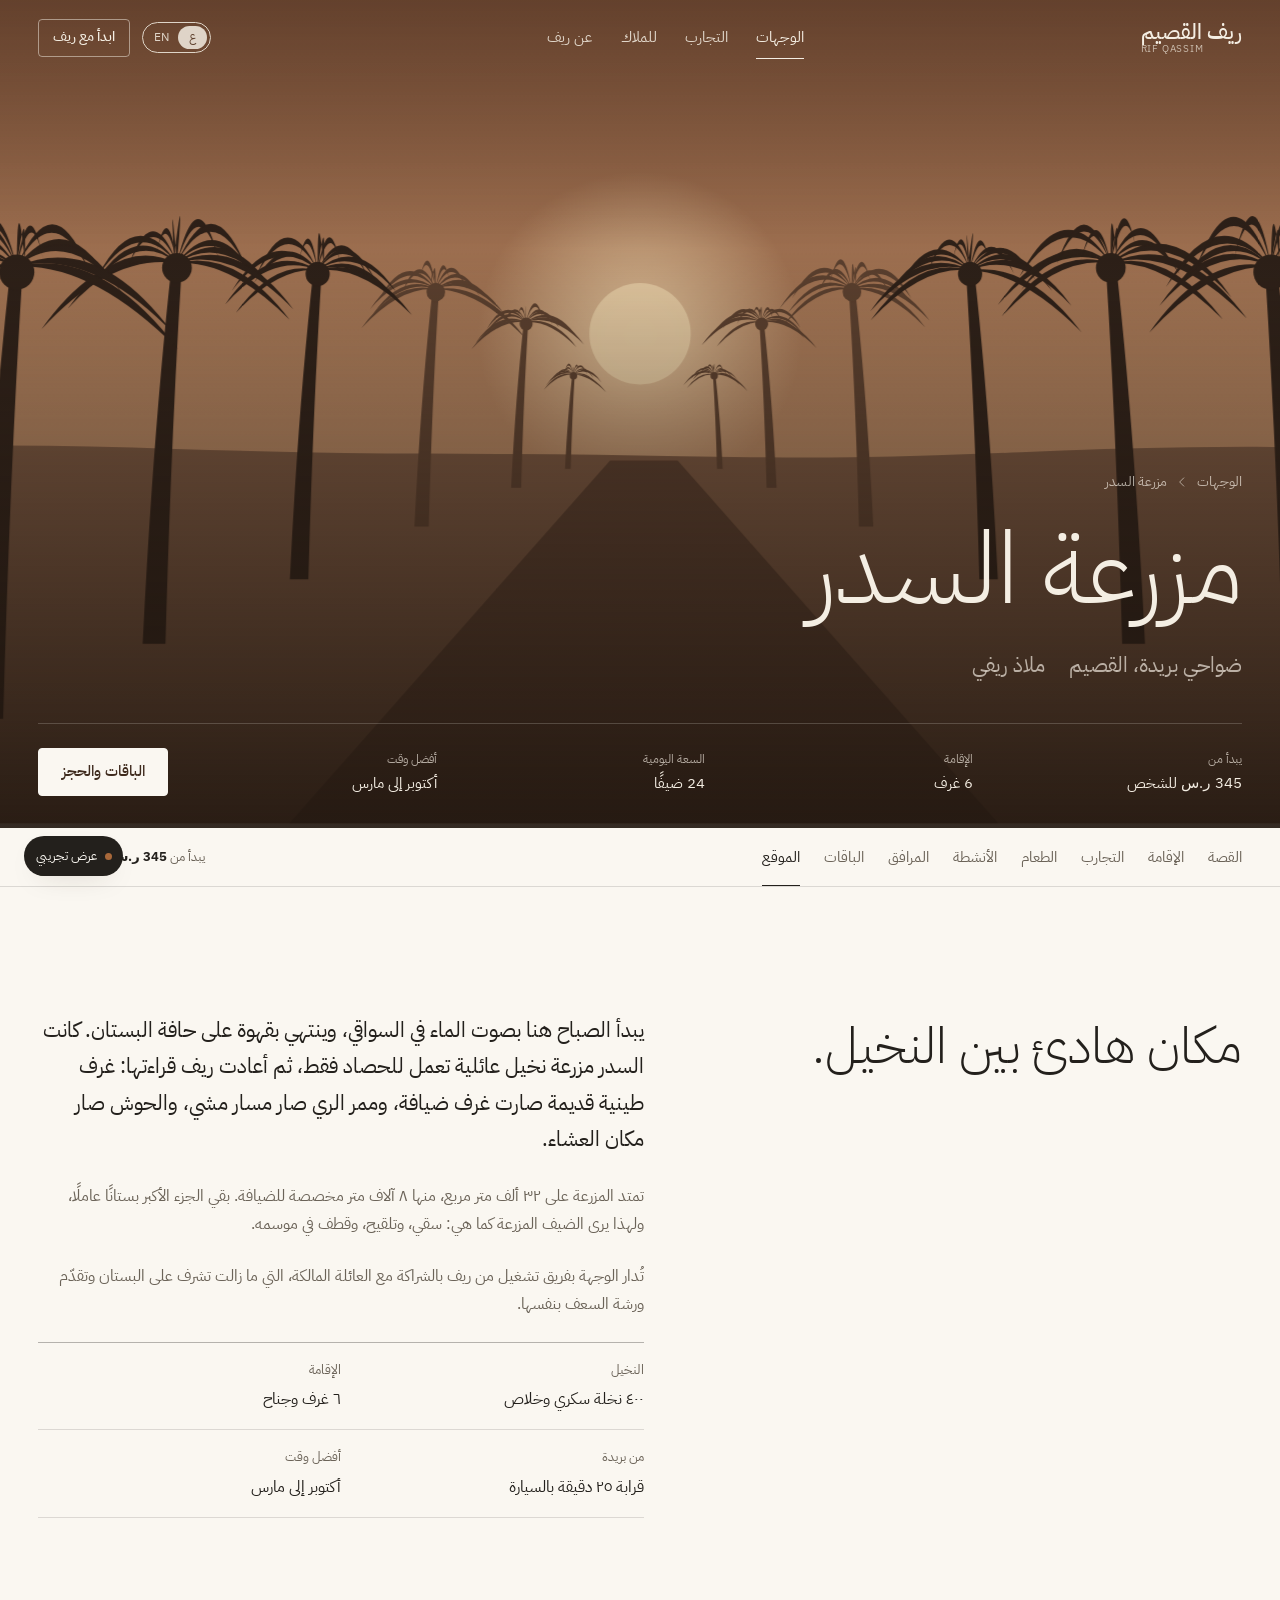
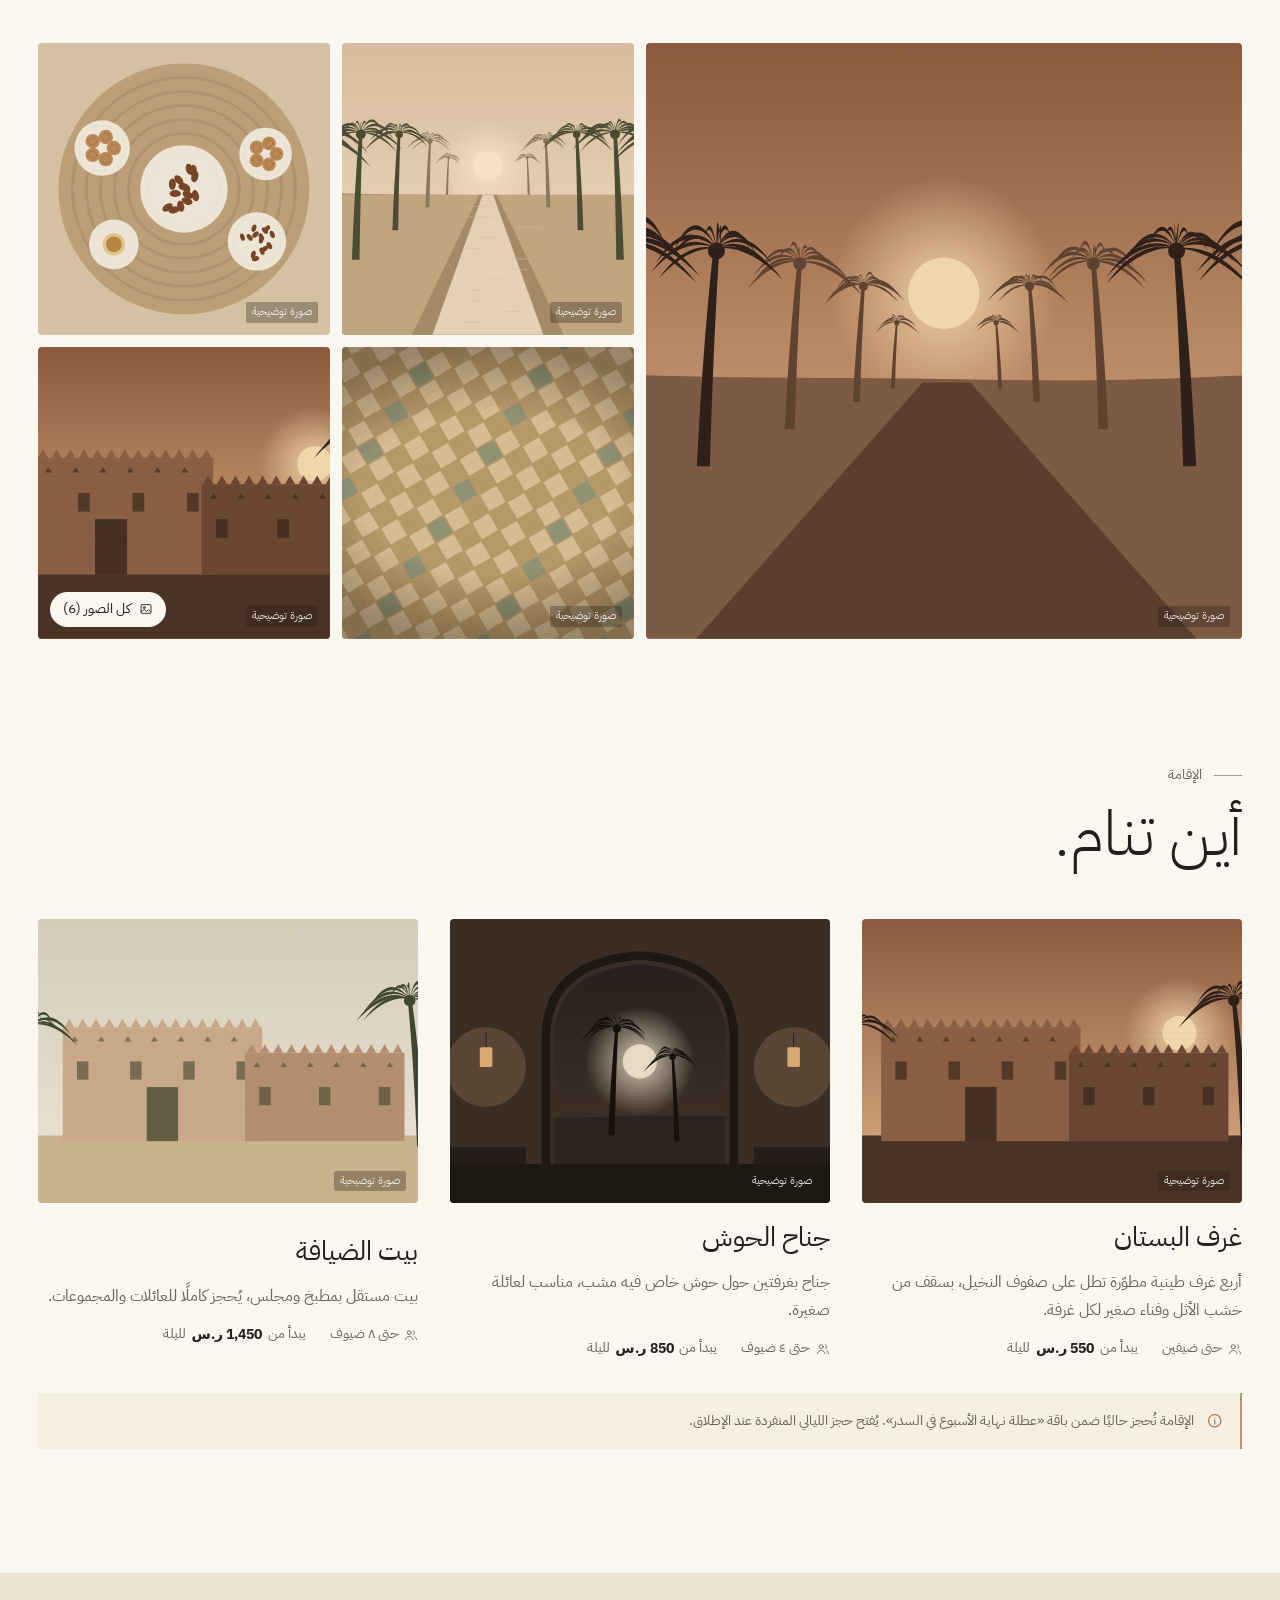
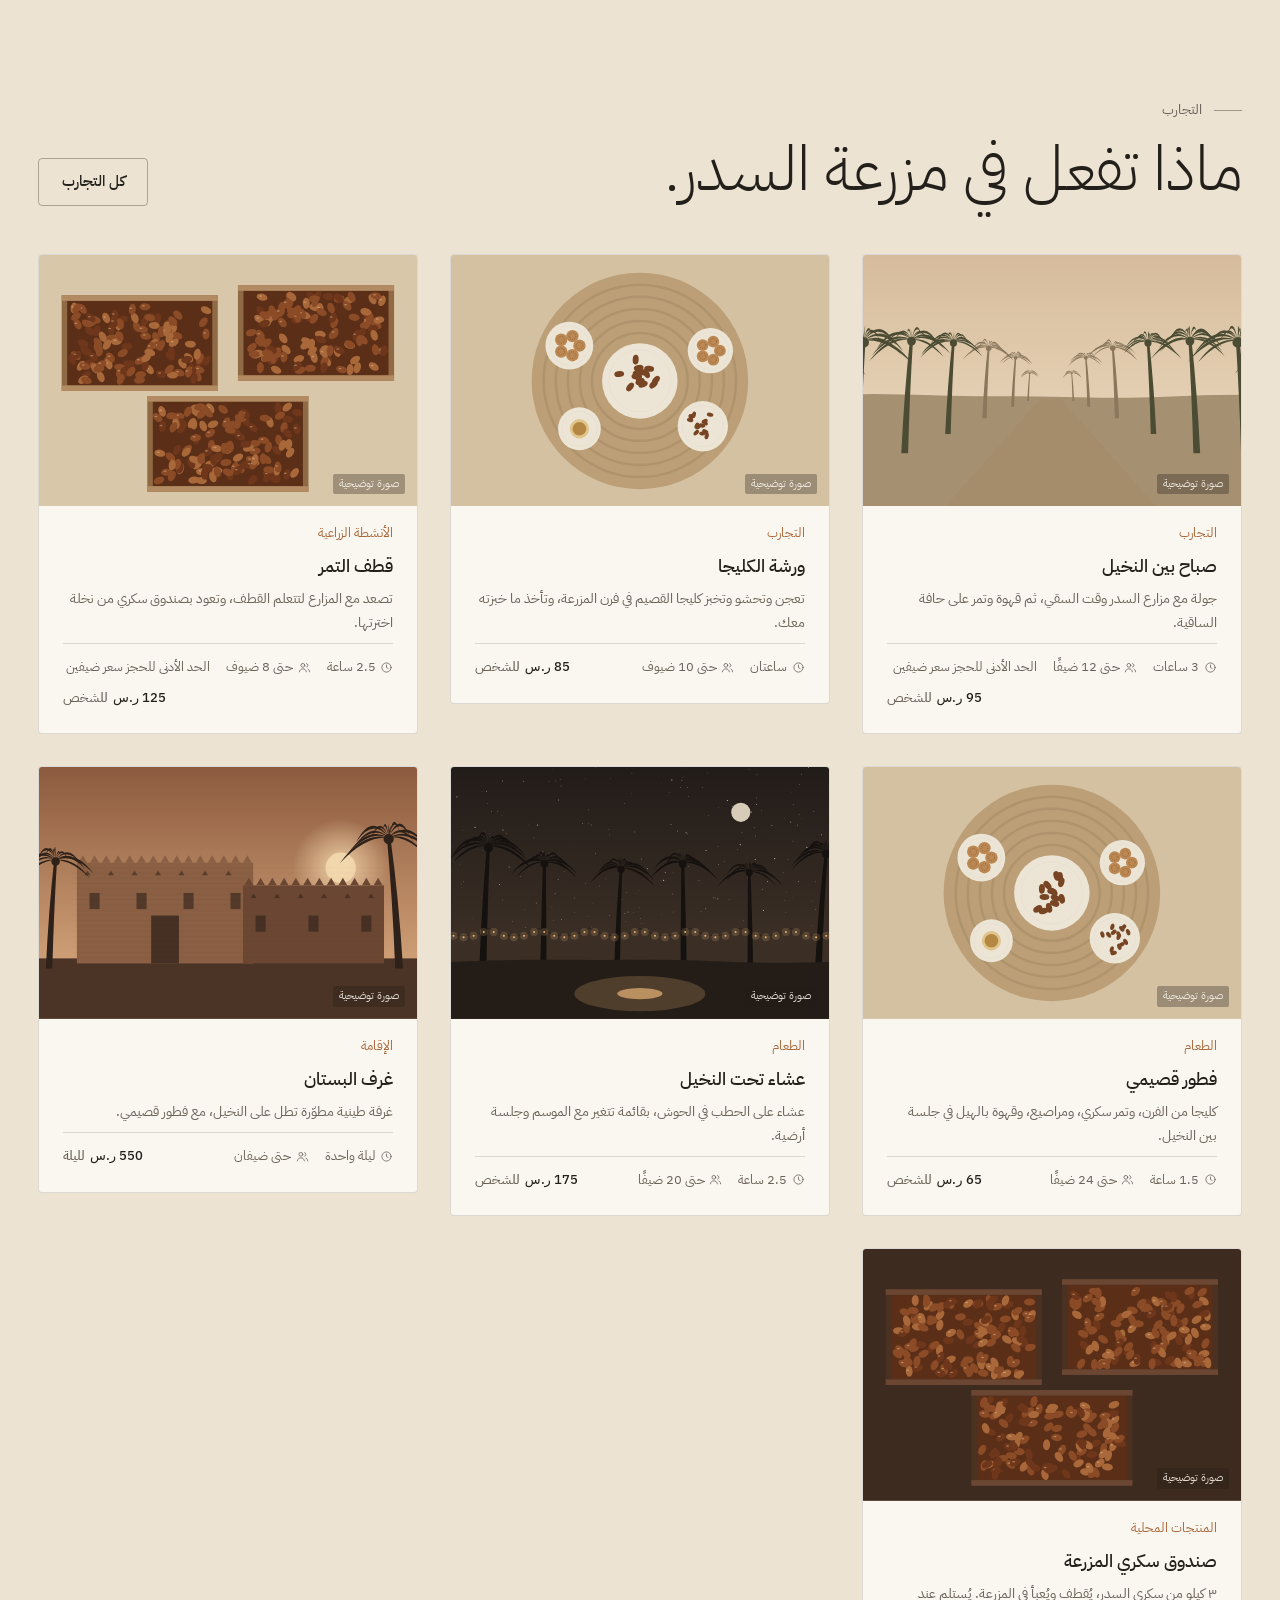
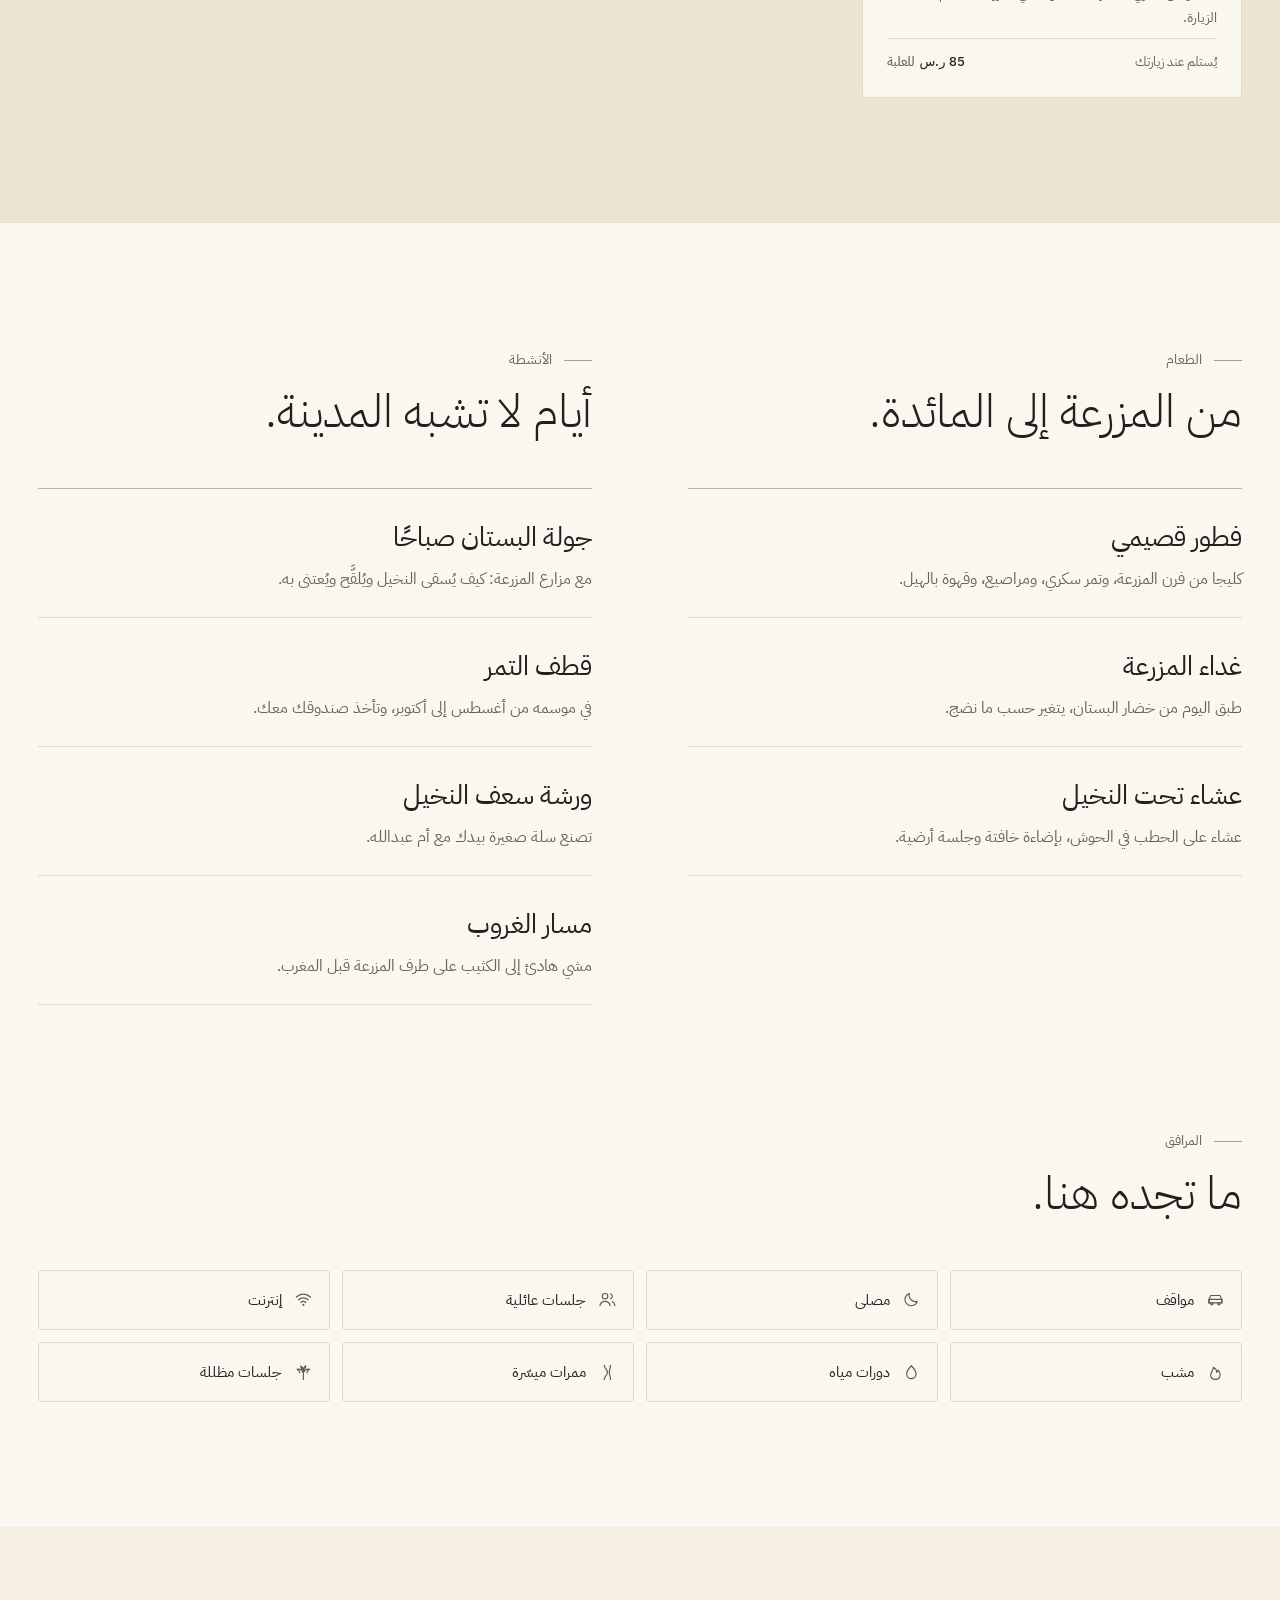
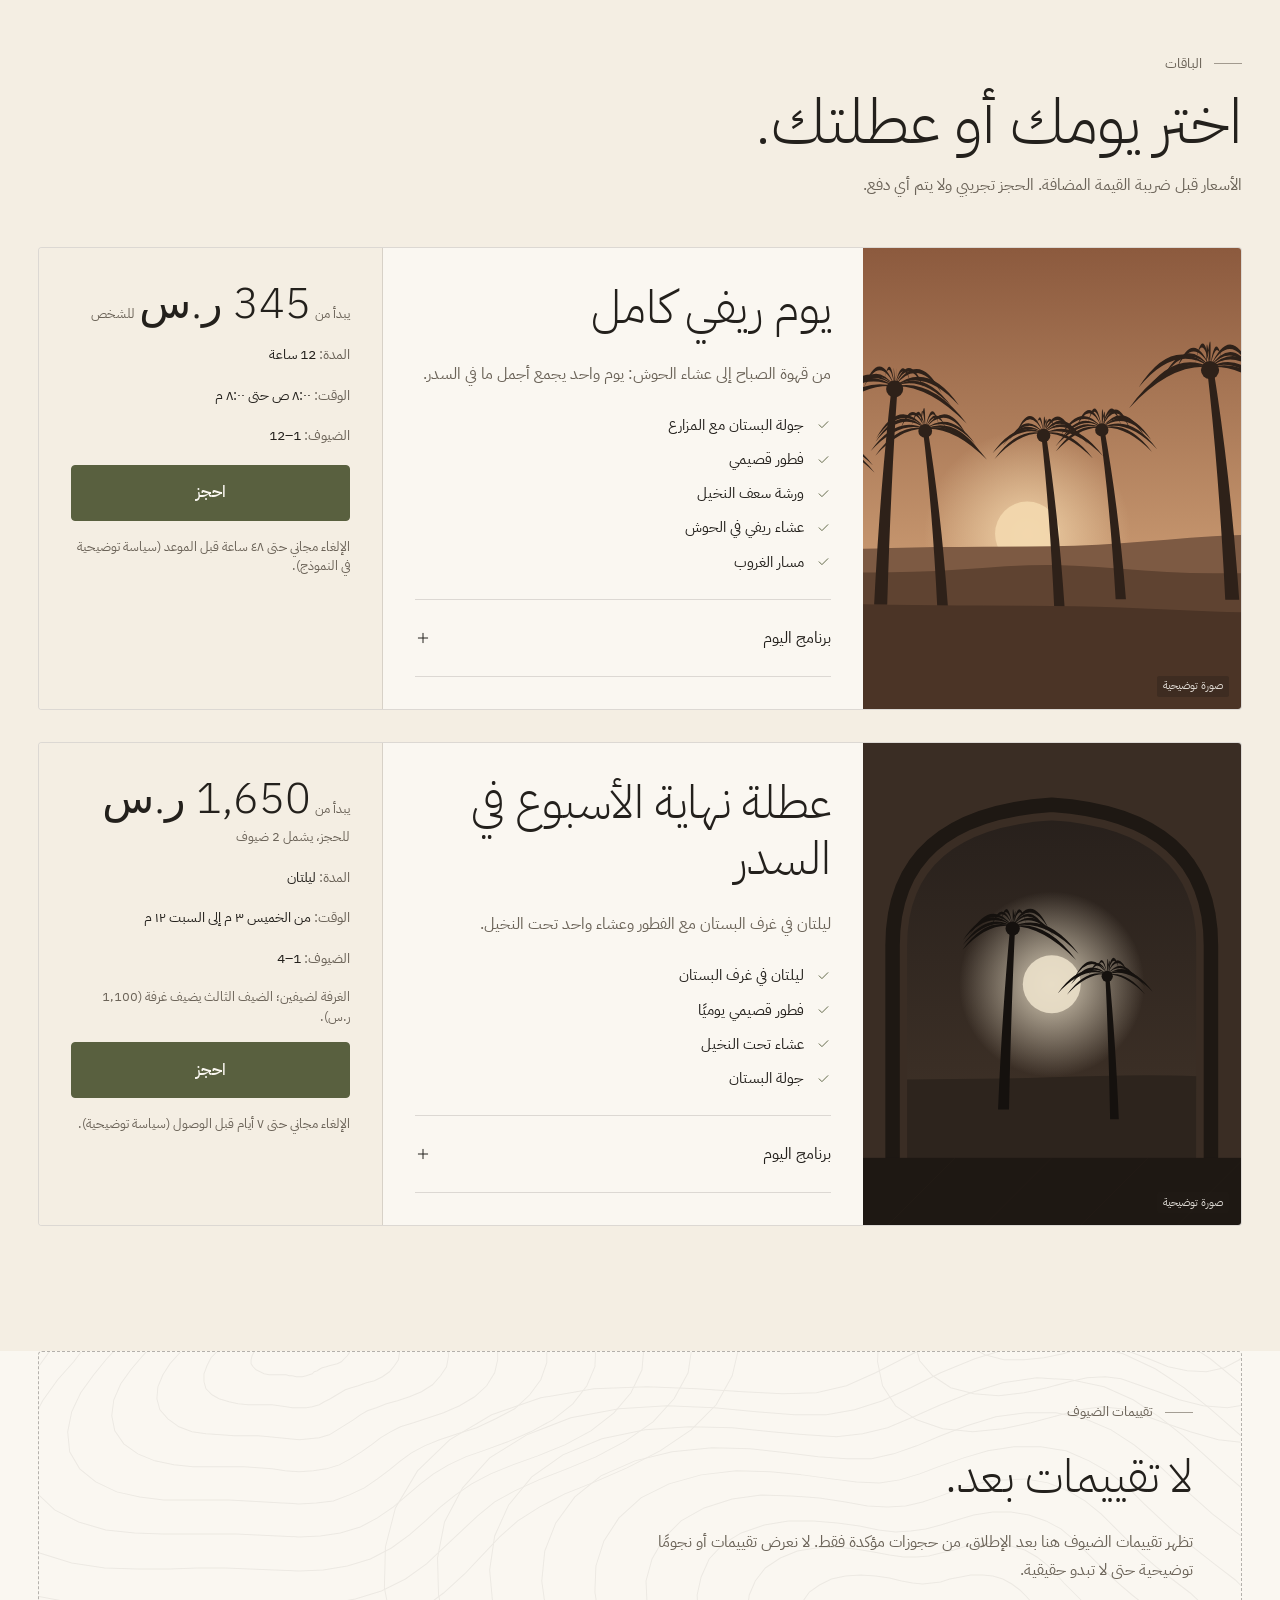
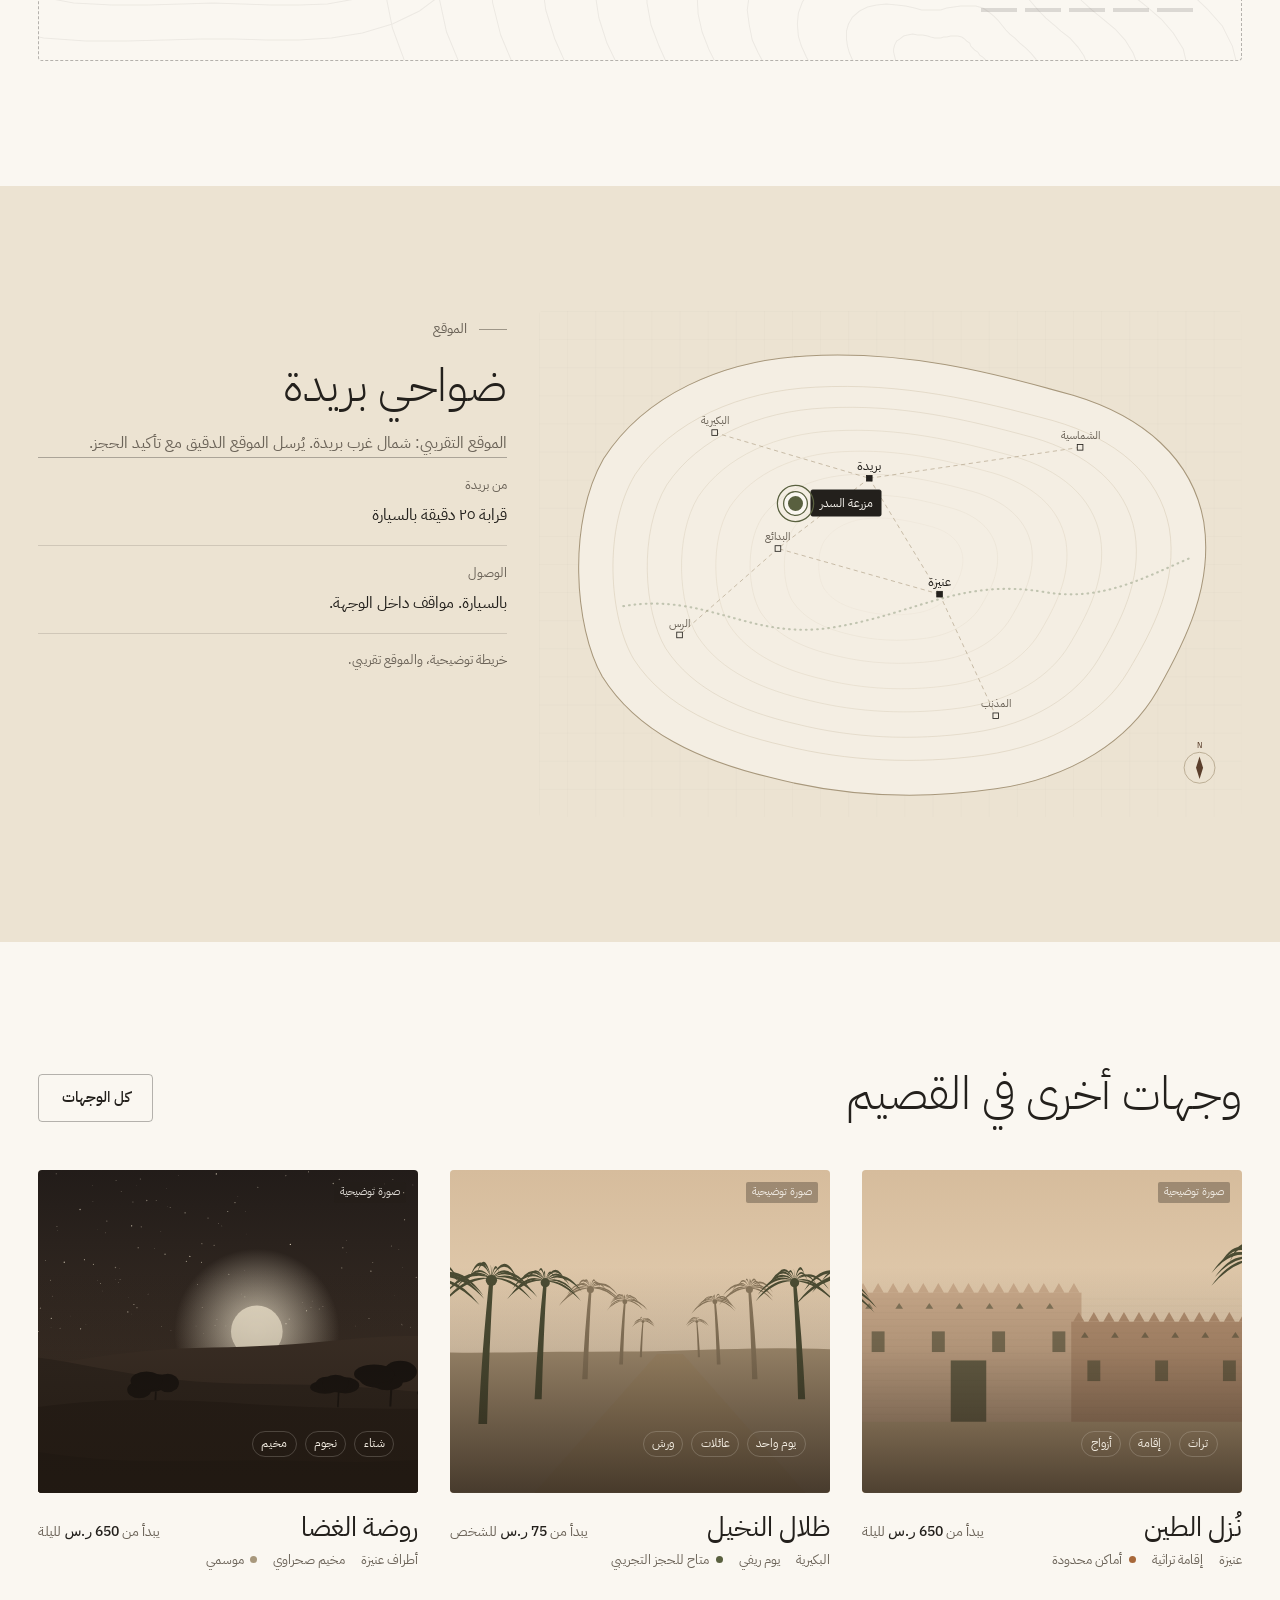
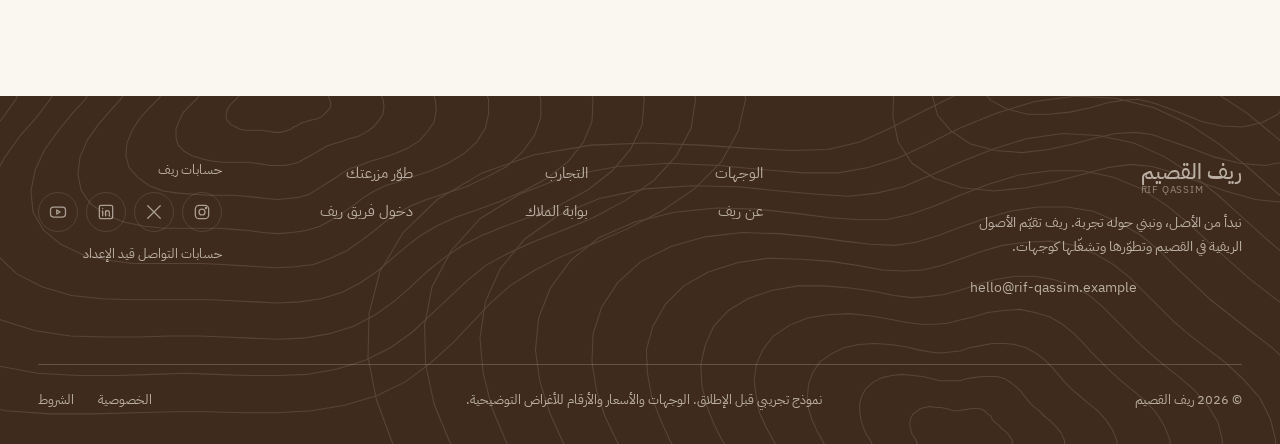
<file: pages/destination-detail.html>
<!doctype html>
<html lang="ar" dir="rtl">
<head>
  <meta charset="utf-8">
  <meta name="viewport" content="width=device-width, initial-scale=1, viewport-fit=cover">
  <title>وجهة — ريف القصيم</title>
  <meta name="description" content="تفاصيل الوجهة: الإقامة، والطعام، والأنشطة، والباقات.">
  <meta name="theme-color" content="#FAF7F1">
  <script>
    /* Apply the saved language before first paint (avoids an RTL→LTR flash) */
    try {
      if (JSON.parse(localStorage.getItem("rif:v1:lang")) === "en") {
        document.documentElement.lang = "en";
        document.documentElement.dir = "ltr";
      }
    } catch (e) {}
  </script>
  <link rel="icon" href="../assets/favicon.svg" type="image/svg+xml">
  <link rel="preconnect" href="https://fonts.googleapis.com">
  <link rel="preconnect" href="https://fonts.gstatic.com" crossorigin>
  <!-- Web fonts load without blocking the page; system fonts are the fallback -->
  <link rel="stylesheet" href="https://fonts.googleapis.com/css2?family=IBM+Plex+Sans+Arabic:wght@300;400;500;600&family=IBM+Plex+Sans:wght@300;400;500;600&family=IBM+Plex+Mono:wght@400;500&display=swap" media="print" onload="this.media='all'">
  <link rel="stylesheet" href="../css/variables.css">
  <link rel="stylesheet" href="../css/global.css">
  <link rel="stylesheet" href="../css/components.css">
  <link rel="stylesheet" href="../css/motion.css">
  <link rel="stylesheet" href="../css/responsive.css">
  <link rel="stylesheet" href="../css/pages/destination-detail.css">
  <script type="module" src="../js/pages/destination-detail.js"></script>
</head>
<body>
  <main id="main" data-page="destination-detail">
    <noscript><p style="padding:8rem 1.5rem;text-align:center">يحتاج هذا النموذج إلى تفعيل JavaScript.</p></noscript>
  </main>
</body>
</html>
</file>
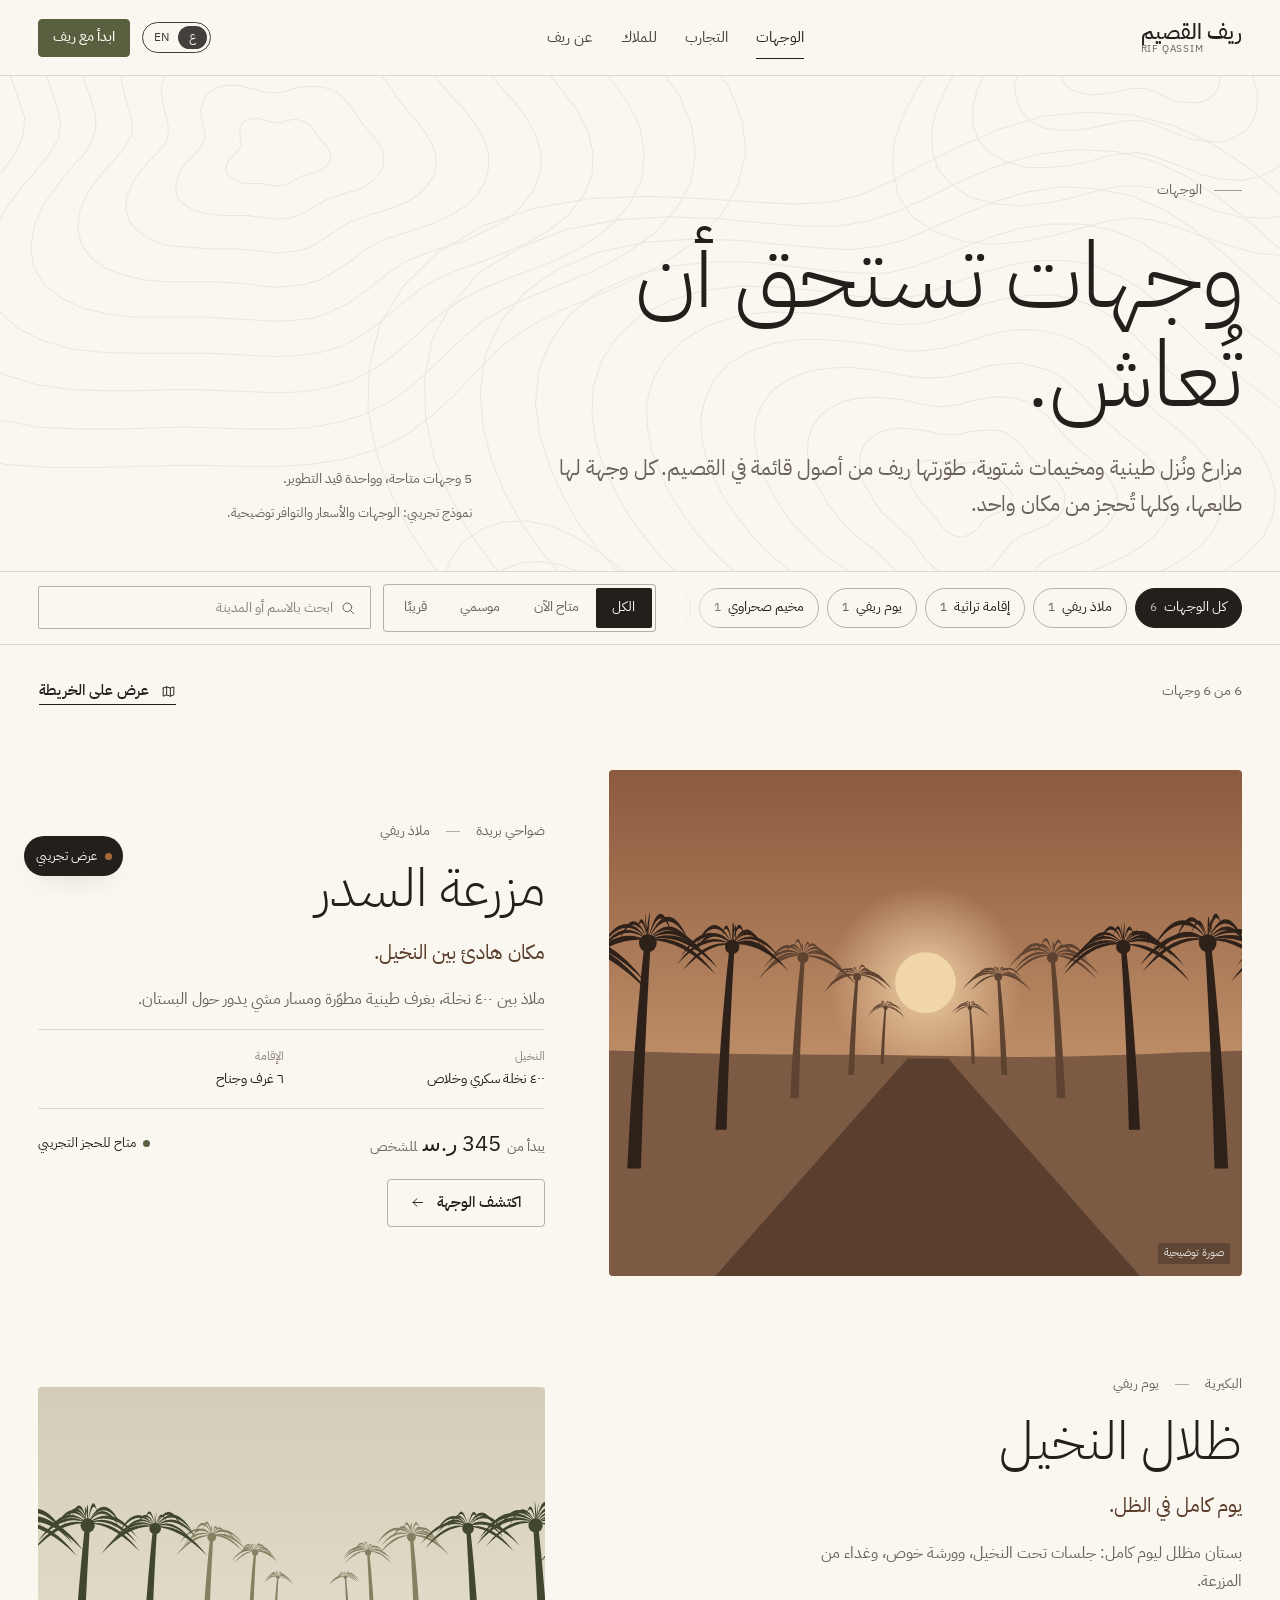
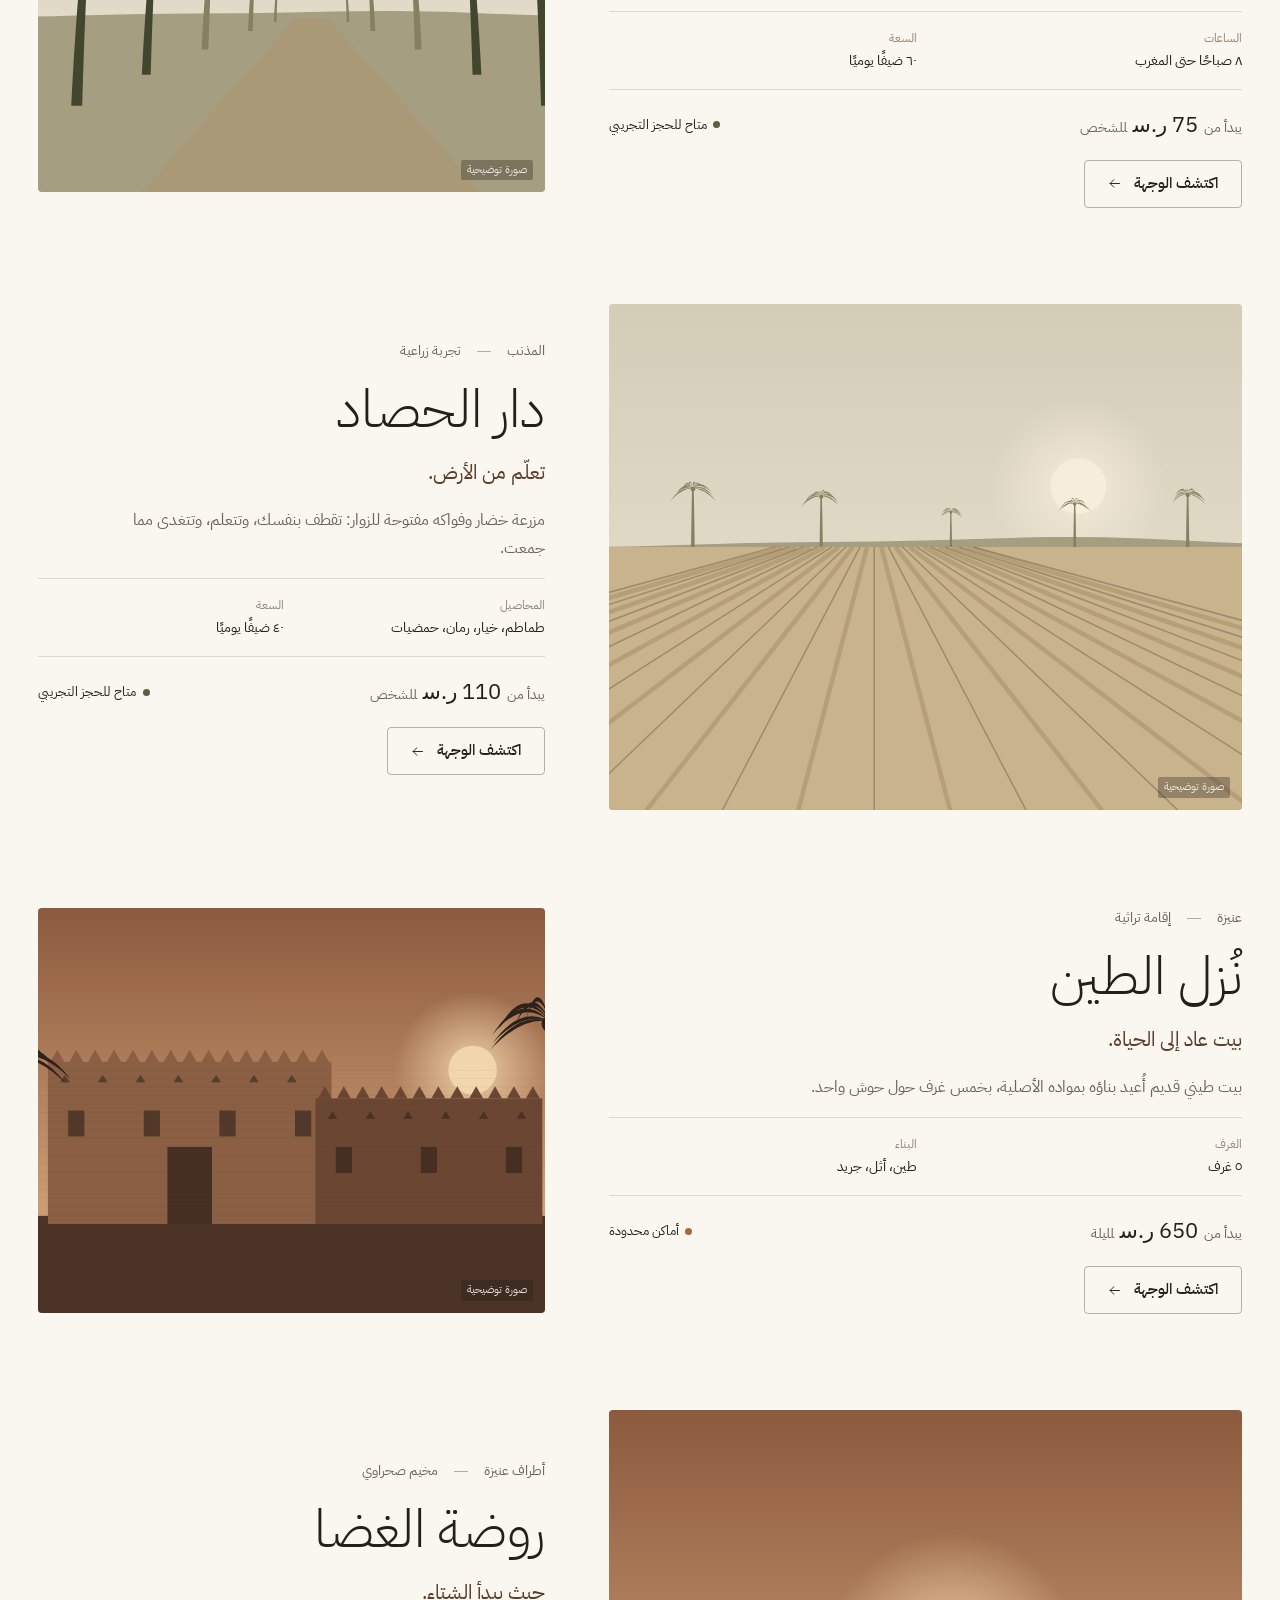
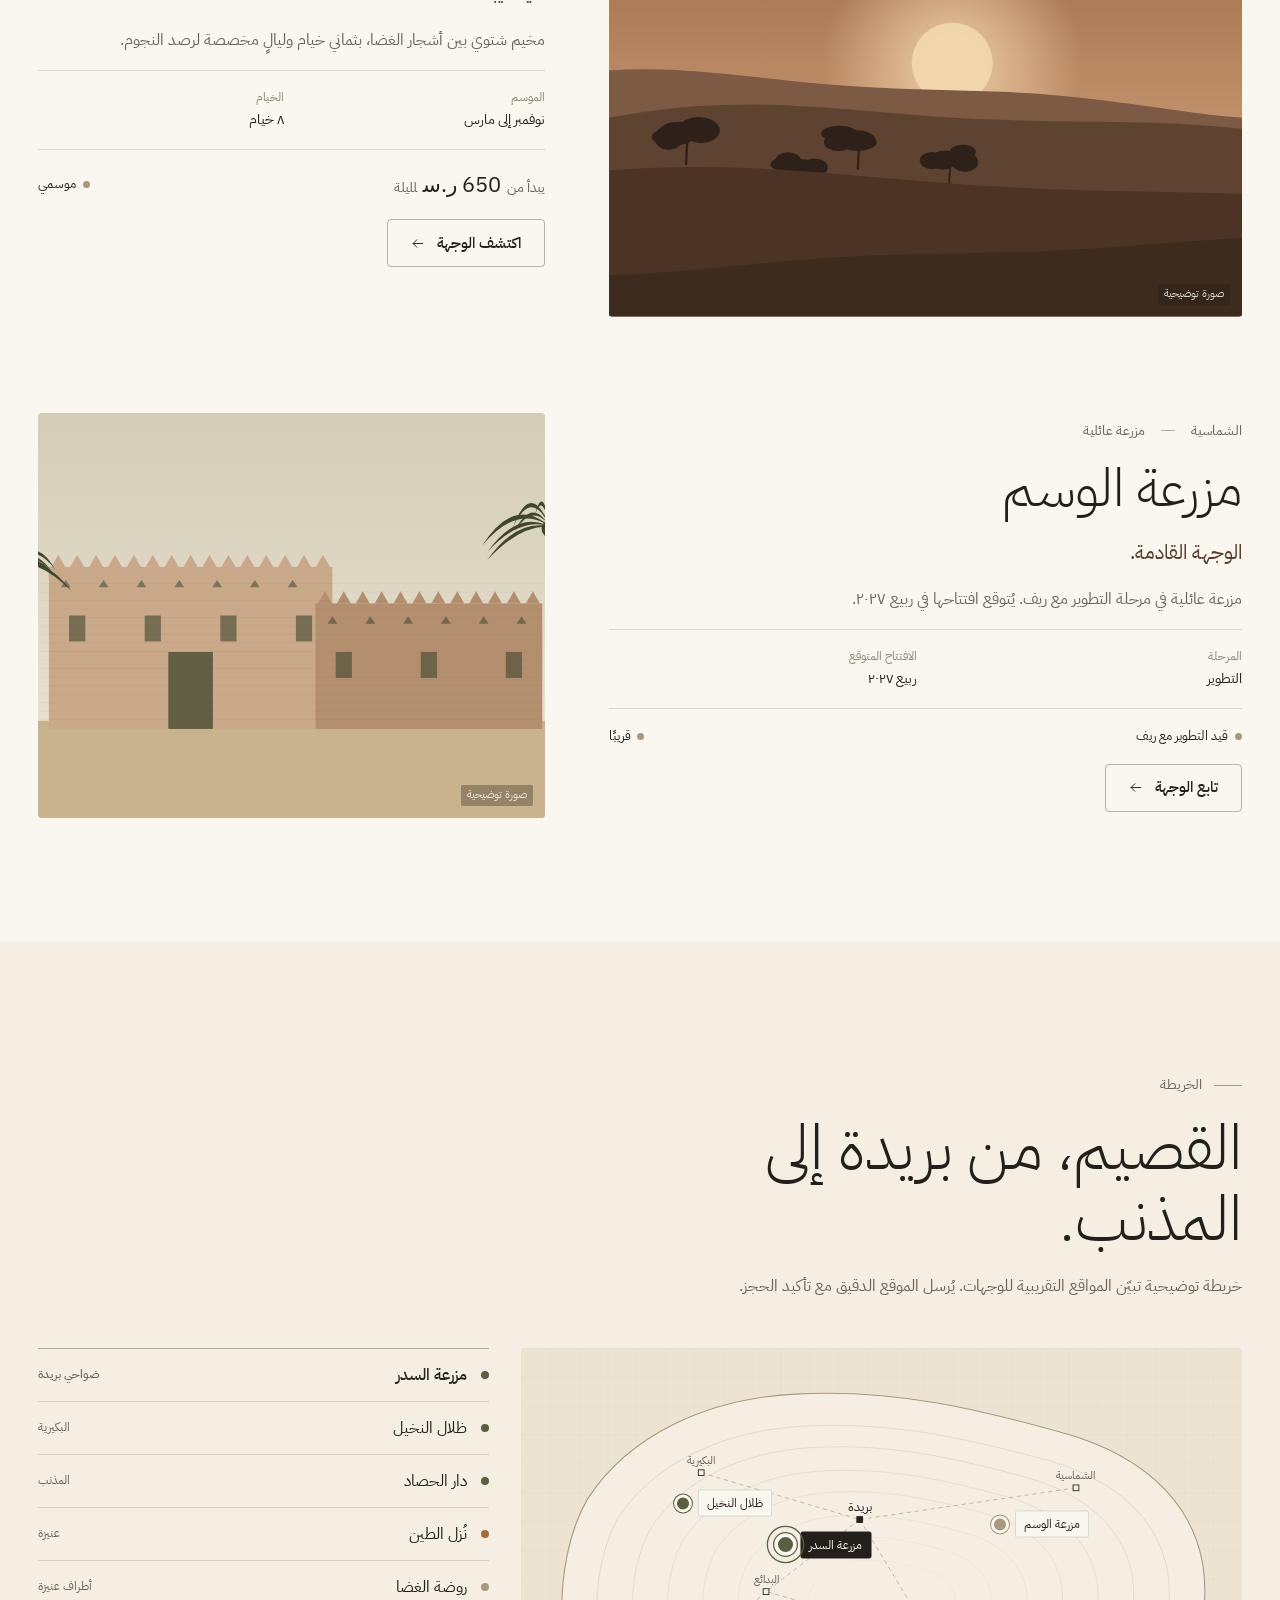
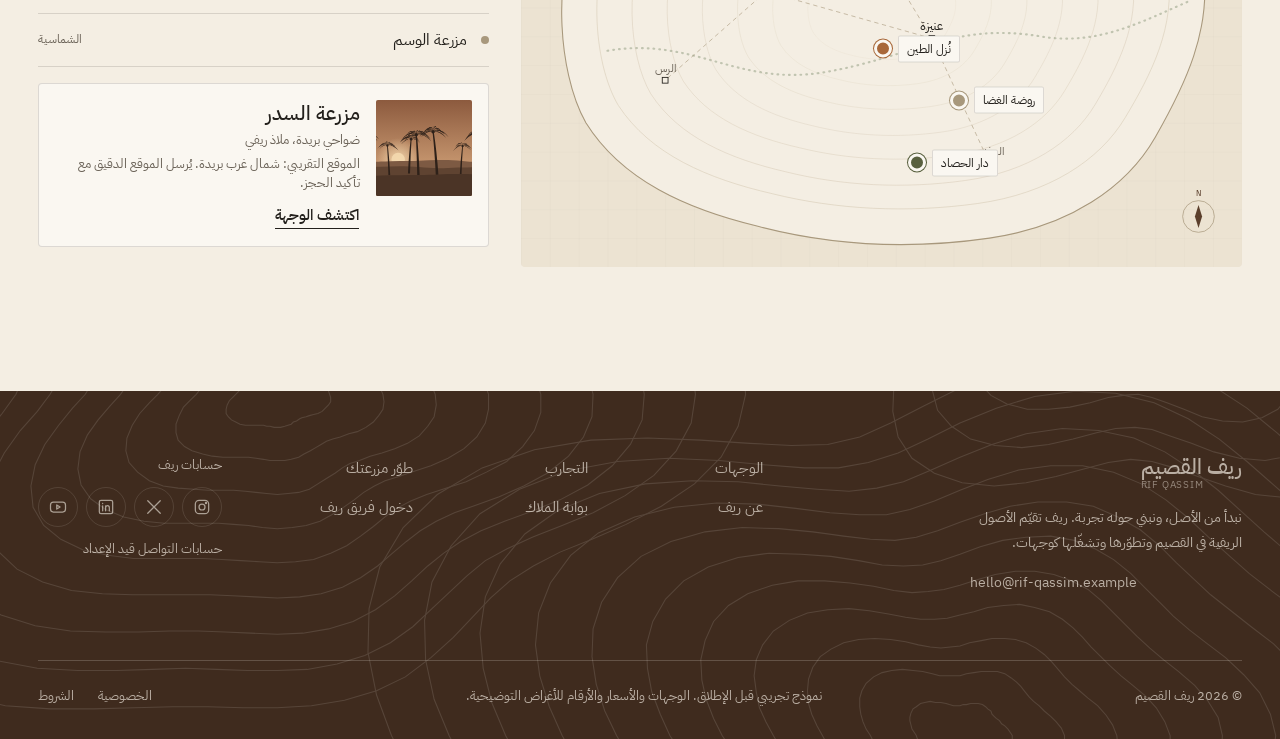
<file: pages/destinations.html>
<!doctype html>
<html lang="ar" dir="rtl">
<head>
  <meta charset="utf-8">
  <meta name="viewport" content="width=device-width, initial-scale=1, viewport-fit=cover">
  <title>الوجهات — ريف القصيم</title>
  <meta name="description" content="وجهات ريفية في القصيم: مزارع، ونُزل طينية، ومخيمات شتوية، وتجارب زراعية.">
  <meta name="theme-color" content="#FAF7F1">
  <script>
    /* Apply the saved language before first paint (avoids an RTL→LTR flash) */
    try {
      if (JSON.parse(localStorage.getItem("rif:v1:lang")) === "en") {
        document.documentElement.lang = "en";
        document.documentElement.dir = "ltr";
      }
    } catch (e) {}
  </script>
  <link rel="icon" href="../assets/favicon.svg" type="image/svg+xml">
  <link rel="preconnect" href="https://fonts.googleapis.com">
  <link rel="preconnect" href="https://fonts.gstatic.com" crossorigin>
  <!-- Web fonts load without blocking the page; system fonts are the fallback -->
  <link rel="stylesheet" href="https://fonts.googleapis.com/css2?family=IBM+Plex+Sans+Arabic:wght@300;400;500;600&family=IBM+Plex+Sans:wght@300;400;500;600&family=IBM+Plex+Mono:wght@400;500&display=swap" media="print" onload="this.media='all'">
  <link rel="stylesheet" href="../css/variables.css">
  <link rel="stylesheet" href="../css/global.css">
  <link rel="stylesheet" href="../css/components.css">
  <link rel="stylesheet" href="../css/motion.css">
  <link rel="stylesheet" href="../css/responsive.css">
  <link rel="stylesheet" href="../css/pages/destinations.css">
  <script type="module" src="../js/pages/destinations.js"></script>
</head>
<body>
  <main id="main" data-page="destinations">
    <noscript><p style="padding:8rem 1.5rem;text-align:center">يحتاج هذا النموذج إلى تفعيل JavaScript.</p></noscript>
  </main>
</body>
</html>
</file>
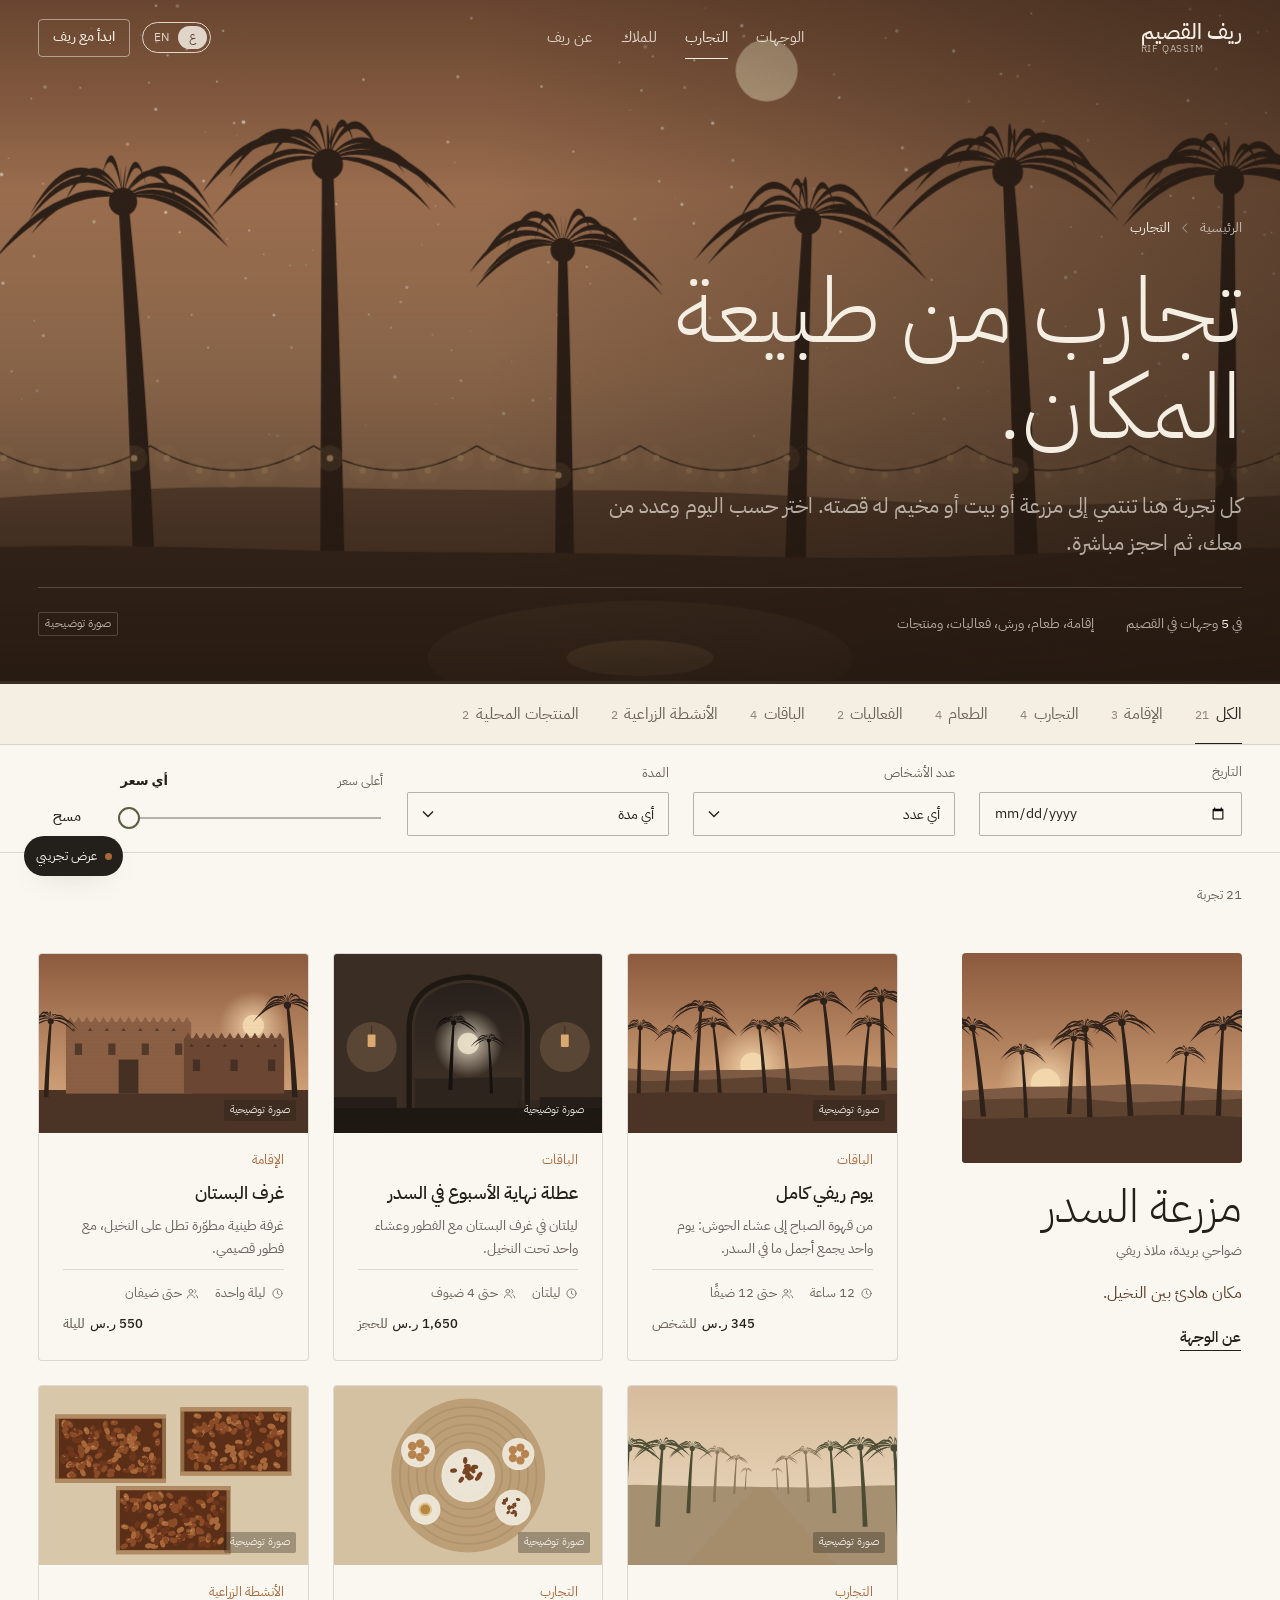
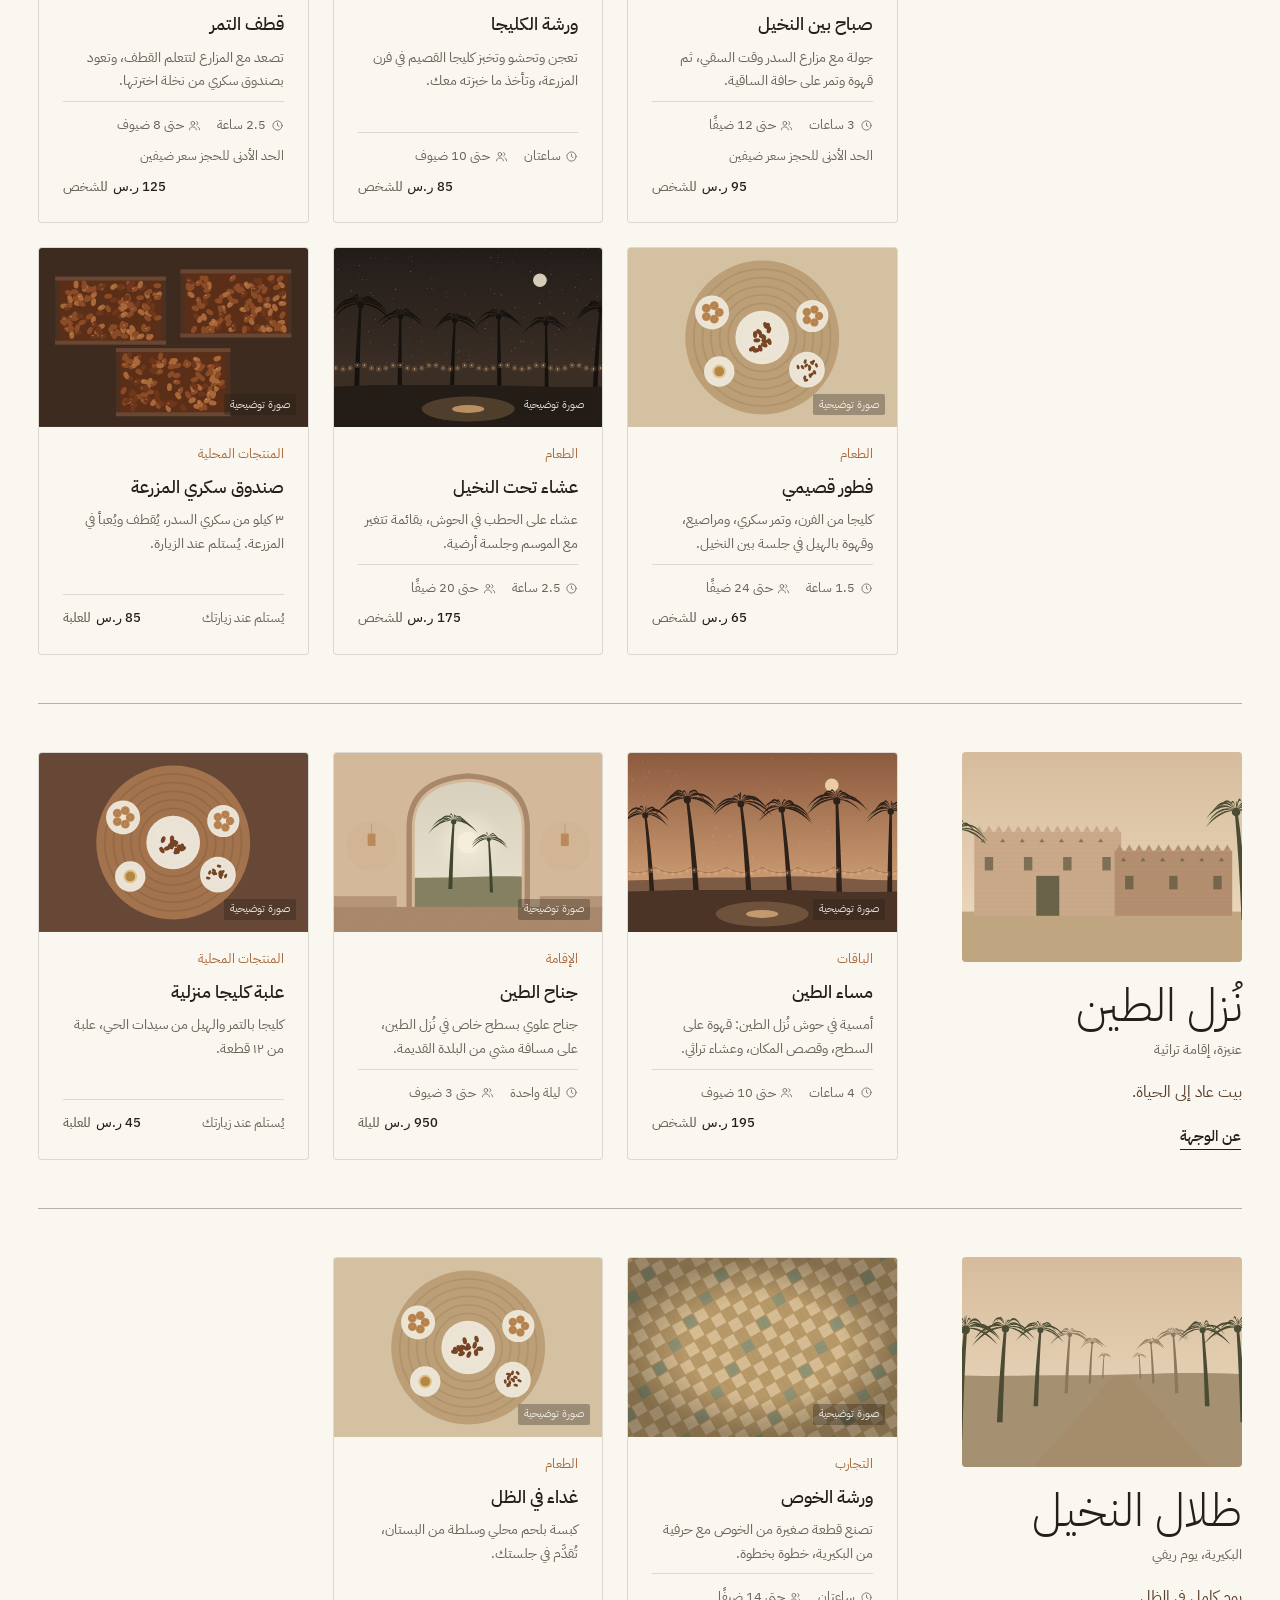
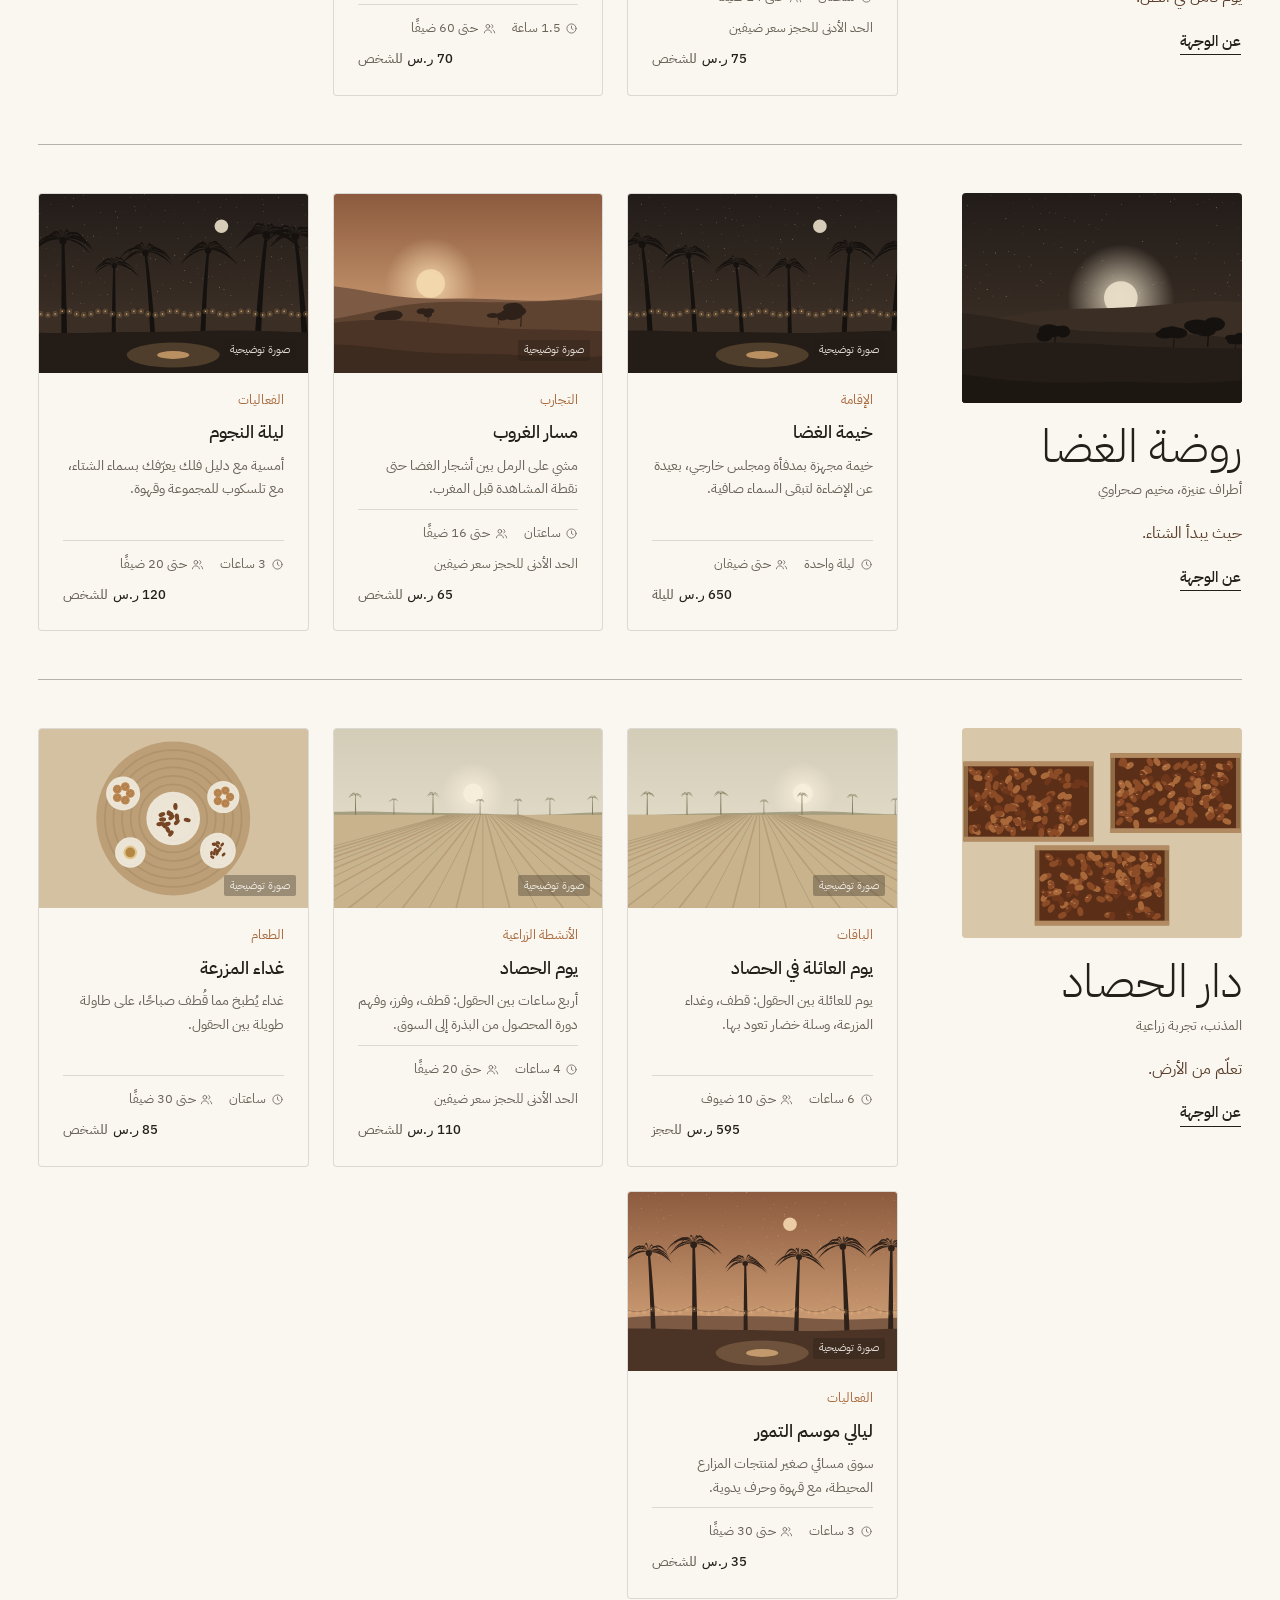
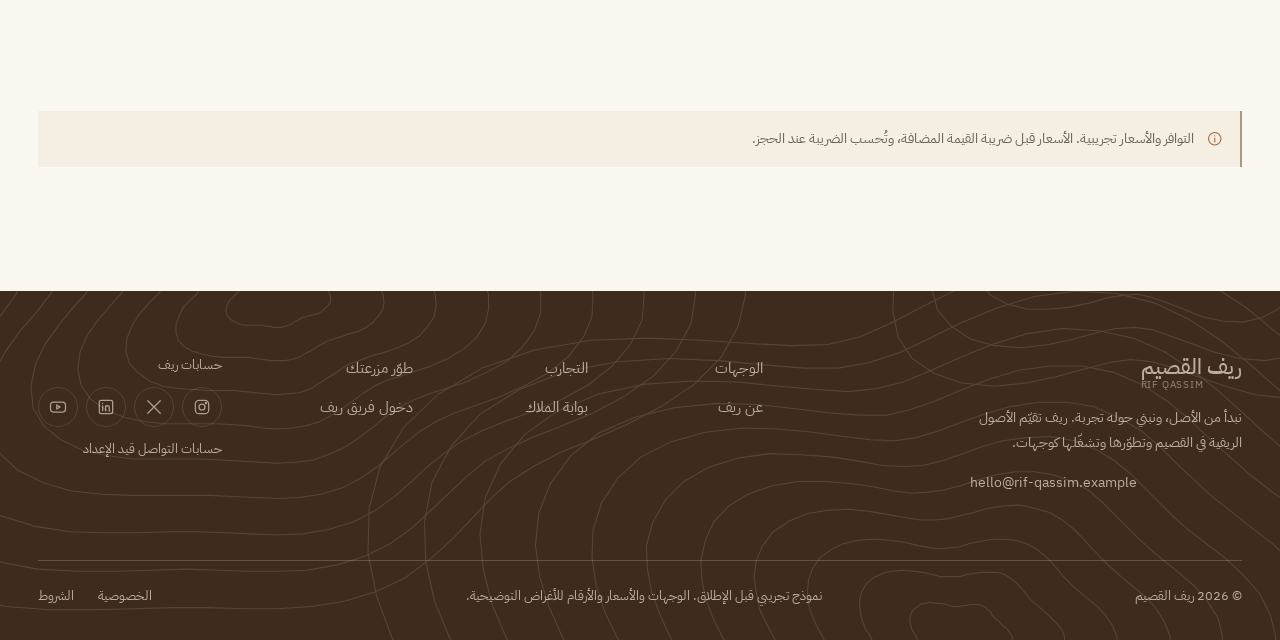
<file: pages/experiences.html>
<!doctype html>
<html lang="ar" dir="rtl">
<head>
  <meta charset="utf-8">
  <meta name="viewport" content="width=device-width, initial-scale=1, viewport-fit=cover">
  <title>التجارب — ريف القصيم</title>
  <meta name="description" content="تجارب ريفية في القصيم: إقامة، وطعام، وورش، وفعاليات، وأنشطة زراعية، ومنتجات محلية.">
  <meta name="theme-color" content="#FAF7F1">
  <script>
    /* Apply the saved language before first paint (avoids an RTL→LTR flash) */
    try {
      if (JSON.parse(localStorage.getItem("rif:v1:lang")) === "en") {
        document.documentElement.lang = "en";
        document.documentElement.dir = "ltr";
      }
    } catch (e) {}
  </script>
  <link rel="icon" href="../assets/favicon.svg" type="image/svg+xml">
  <link rel="preconnect" href="https://fonts.googleapis.com">
  <link rel="preconnect" href="https://fonts.gstatic.com" crossorigin>
  <!-- Web fonts load without blocking the page; system fonts are the fallback -->
  <link rel="stylesheet" href="https://fonts.googleapis.com/css2?family=IBM+Plex+Sans+Arabic:wght@300;400;500;600&family=IBM+Plex+Sans:wght@300;400;500;600&family=IBM+Plex+Mono:wght@400;500&display=swap" media="print" onload="this.media='all'">
  <link rel="stylesheet" href="../css/variables.css">
  <link rel="stylesheet" href="../css/global.css">
  <link rel="stylesheet" href="../css/components.css">
  <link rel="stylesheet" href="../css/motion.css">
  <link rel="stylesheet" href="../css/responsive.css">
  <link rel="stylesheet" href="../css/pages/experiences.css">
  <script type="module" src="../js/pages/experiences.js"></script>
</head>
<body>
  <main id="main" data-page="experiences">
    <noscript><p style="padding:8rem 1.5rem;text-align:center">يحتاج هذا النموذج إلى تفعيل JavaScript.</p></noscript>
  </main>
</body>
</html>
</file>
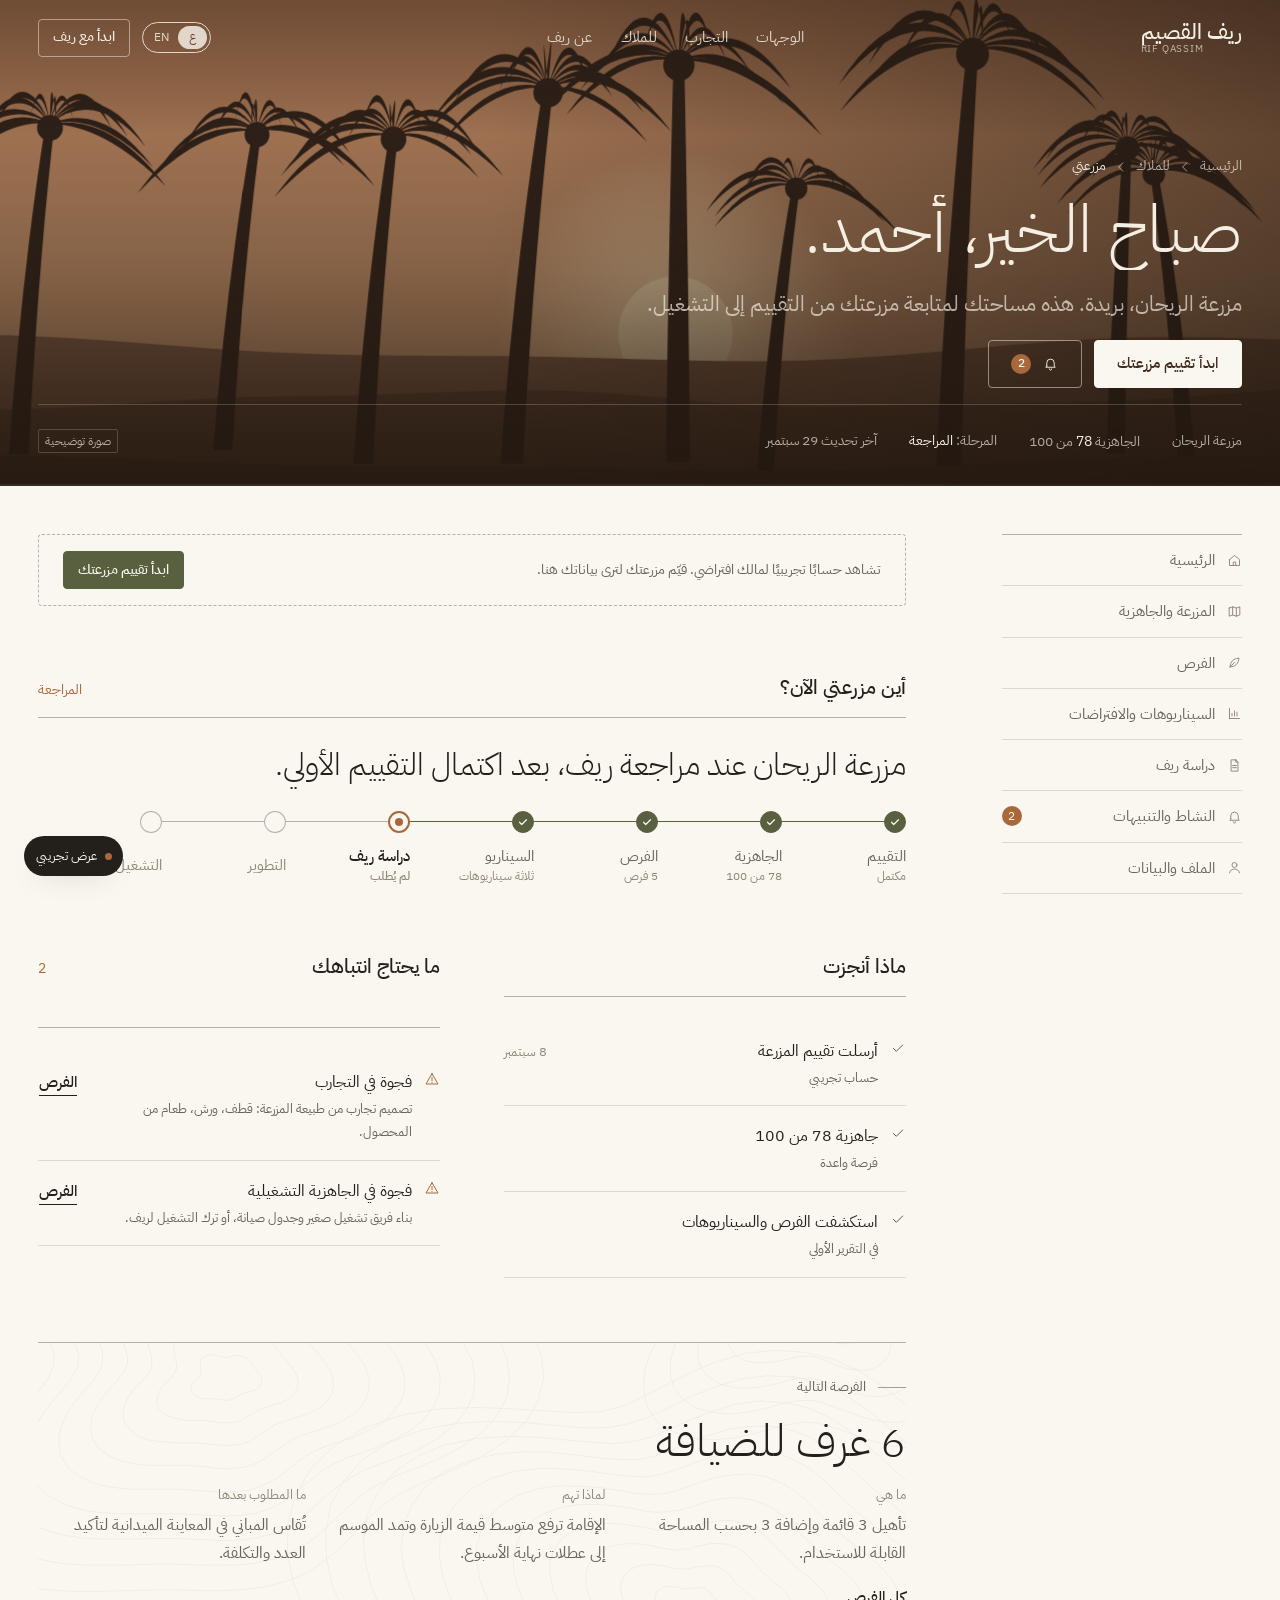
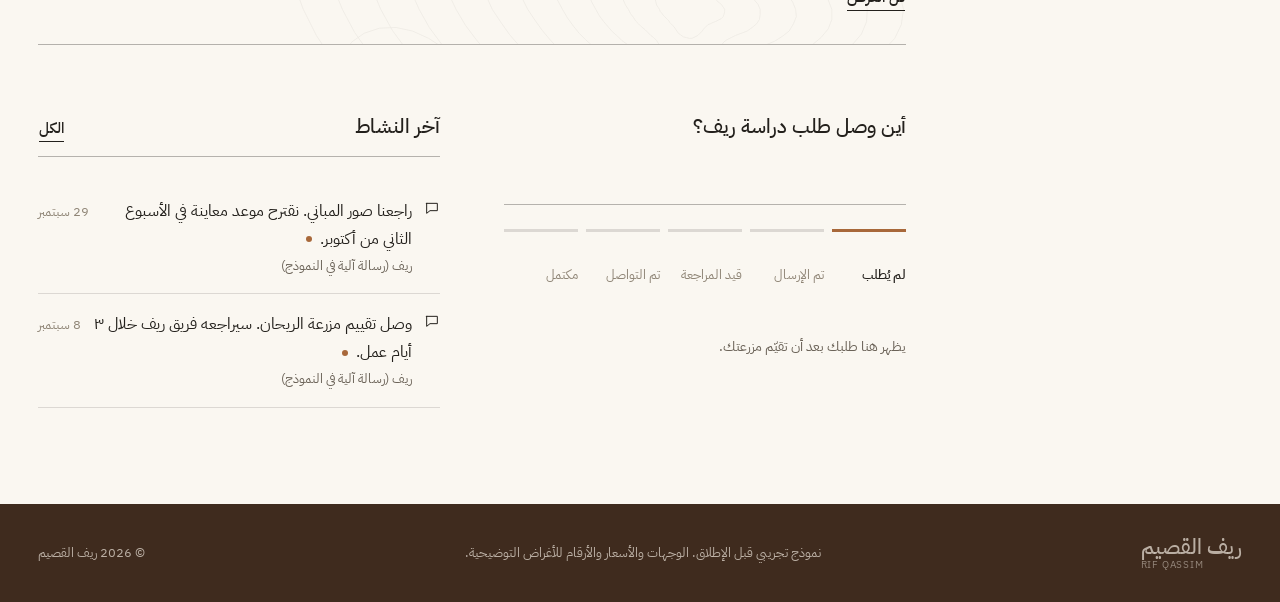
<file: pages/owner-dashboard.html>
<!doctype html>
<html lang="ar" dir="rtl">
<head>
  <meta charset="utf-8">
  <meta name="viewport" content="width=device-width, initial-scale=1, viewport-fit=cover">
  <title>مزرعتي — ريف القصيم</title>
  <meta name="description" content="مساحة المالك في ريف: حالة المزرعة، والجاهزية، والفرص، والسيناريوهات، وطلب دراسة ريف.">
  <meta name="theme-color" content="#FAF7F1">
  <script>
    /* Apply the saved language before first paint (avoids an RTL→LTR flash) */
    try {
      if (JSON.parse(localStorage.getItem("rif:v1:lang")) === "en") {
        document.documentElement.lang = "en";
        document.documentElement.dir = "ltr";
      }
    } catch (e) {}
  </script>
  <link rel="icon" href="../assets/favicon.svg" type="image/svg+xml">
  <link rel="preconnect" href="https://fonts.googleapis.com">
  <link rel="preconnect" href="https://fonts.gstatic.com" crossorigin>
  <!-- Web fonts load without blocking the page; system fonts are the fallback -->
  <link rel="stylesheet" href="https://fonts.googleapis.com/css2?family=IBM+Plex+Sans+Arabic:wght@300;400;500;600&family=IBM+Plex+Sans:wght@300;400;500;600&family=IBM+Plex+Mono:wght@400;500&display=swap" media="print" onload="this.media='all'">
  <link rel="stylesheet" href="../css/variables.css">
  <link rel="stylesheet" href="../css/global.css">
  <link rel="stylesheet" href="../css/components.css">
  <link rel="stylesheet" href="../css/motion.css">
  <link rel="stylesheet" href="../css/responsive.css">
  <link rel="stylesheet" href="../css/pages/owner-dashboard.css">
  <script type="module" src="../js/pages/owner-dashboard.js"></script>
</head>
<body>
  <main id="main" data-page="owner-dashboard">
    <noscript><p style="padding:8rem 1.5rem;text-align:center">يحتاج هذا النموذج إلى تفعيل JavaScript.</p></noscript>
  </main>
</body>
</html>
</file>
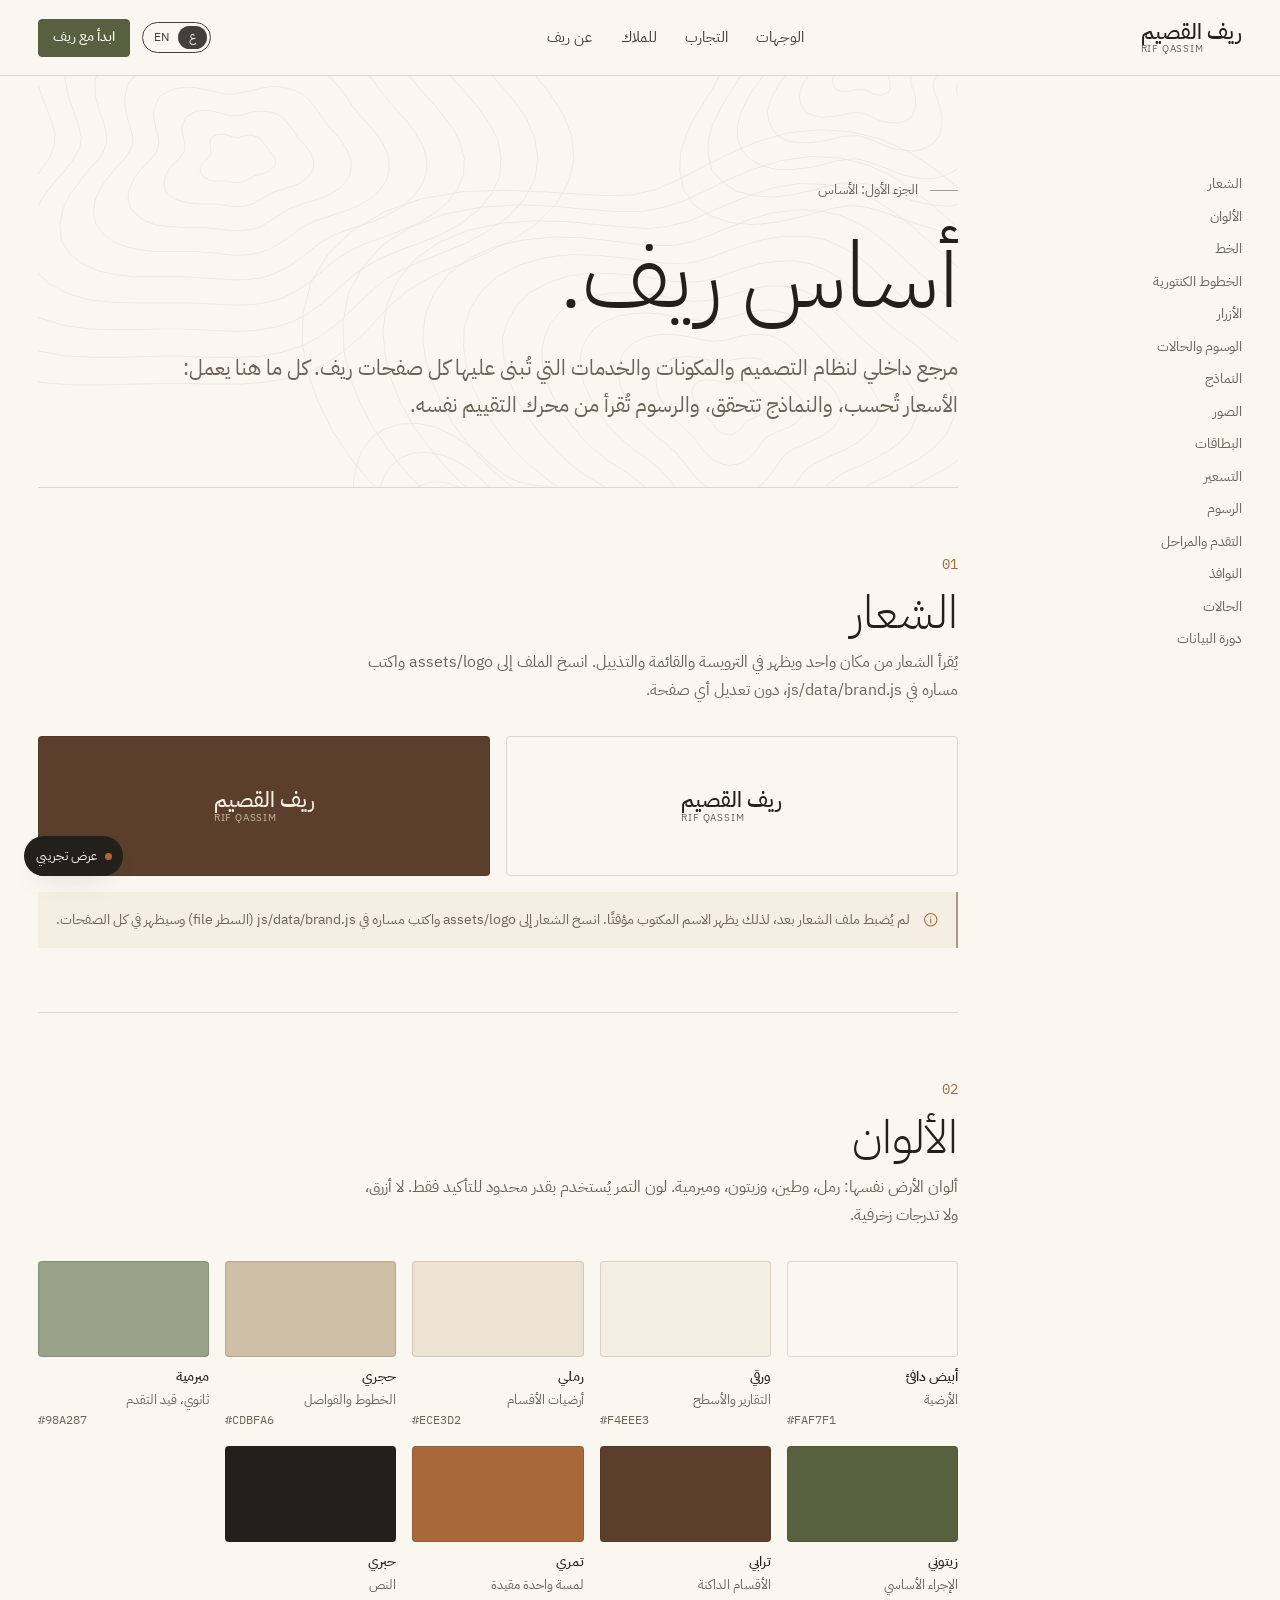
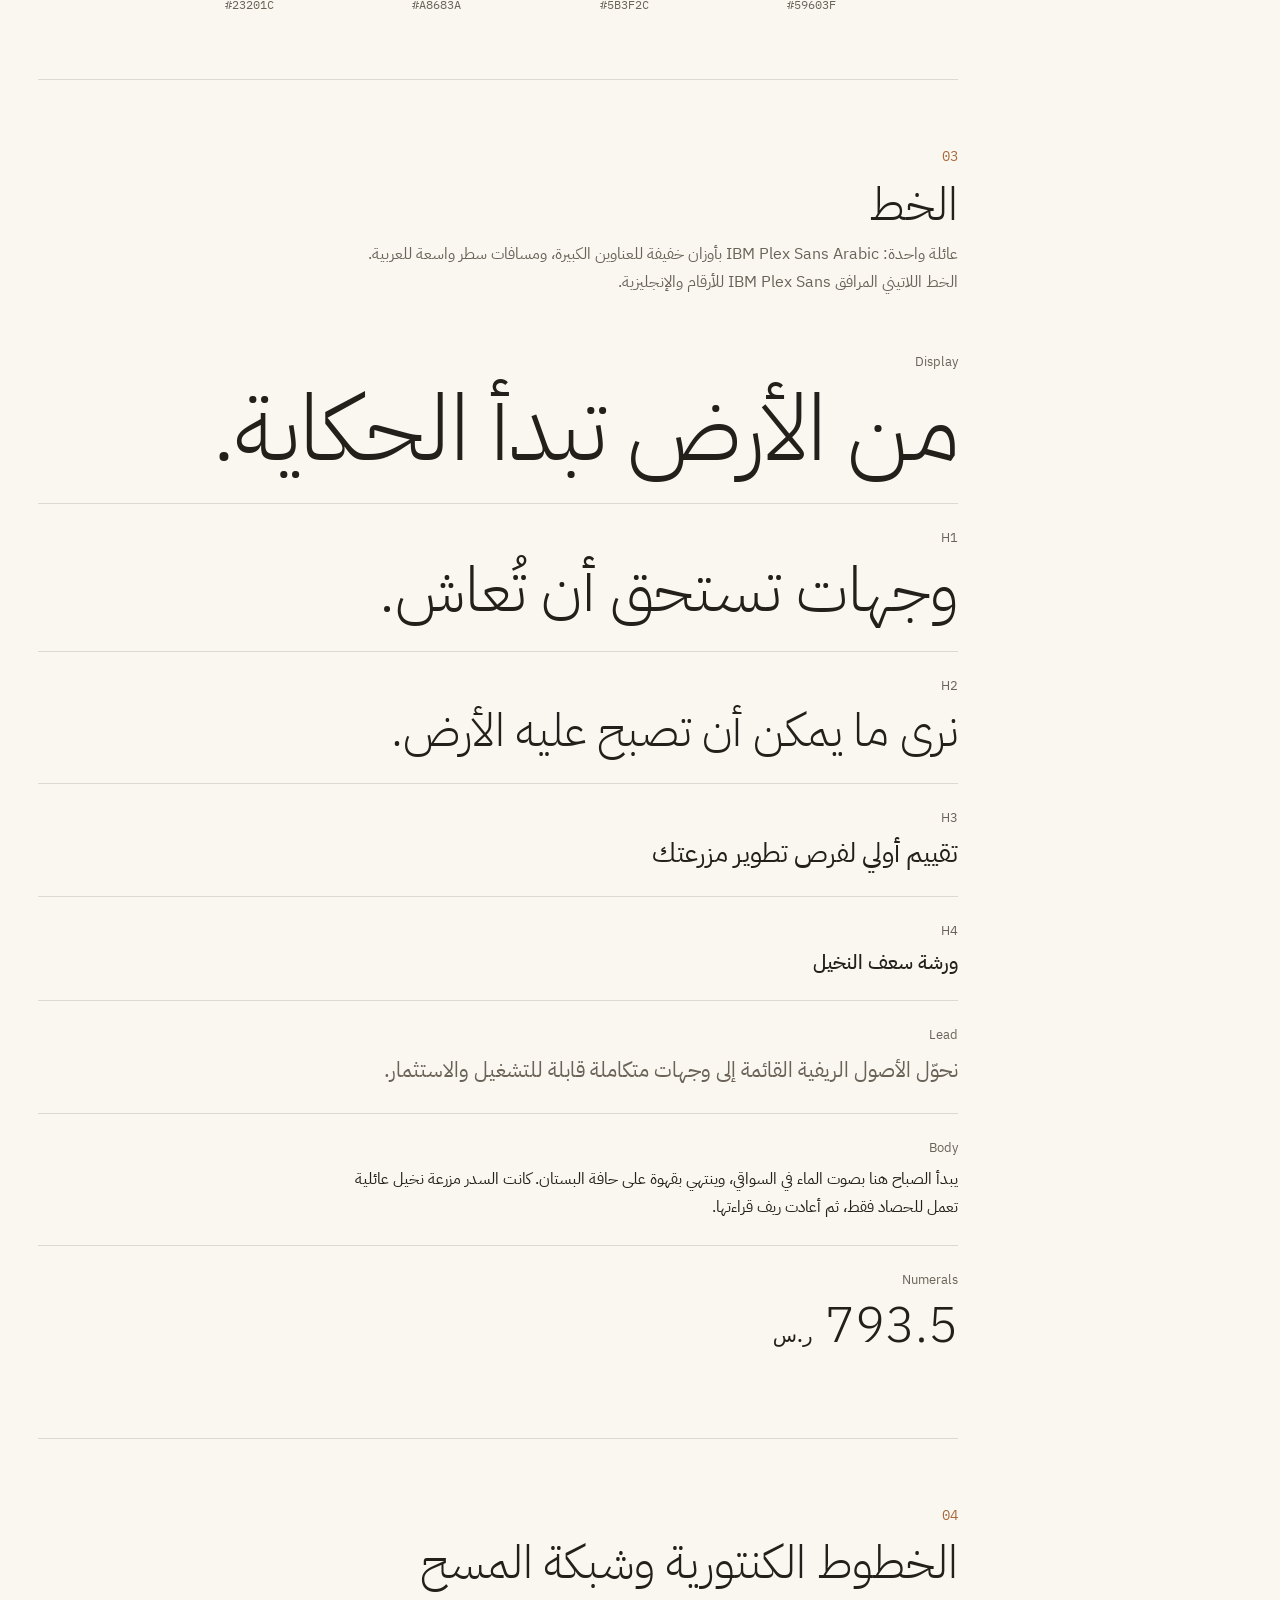
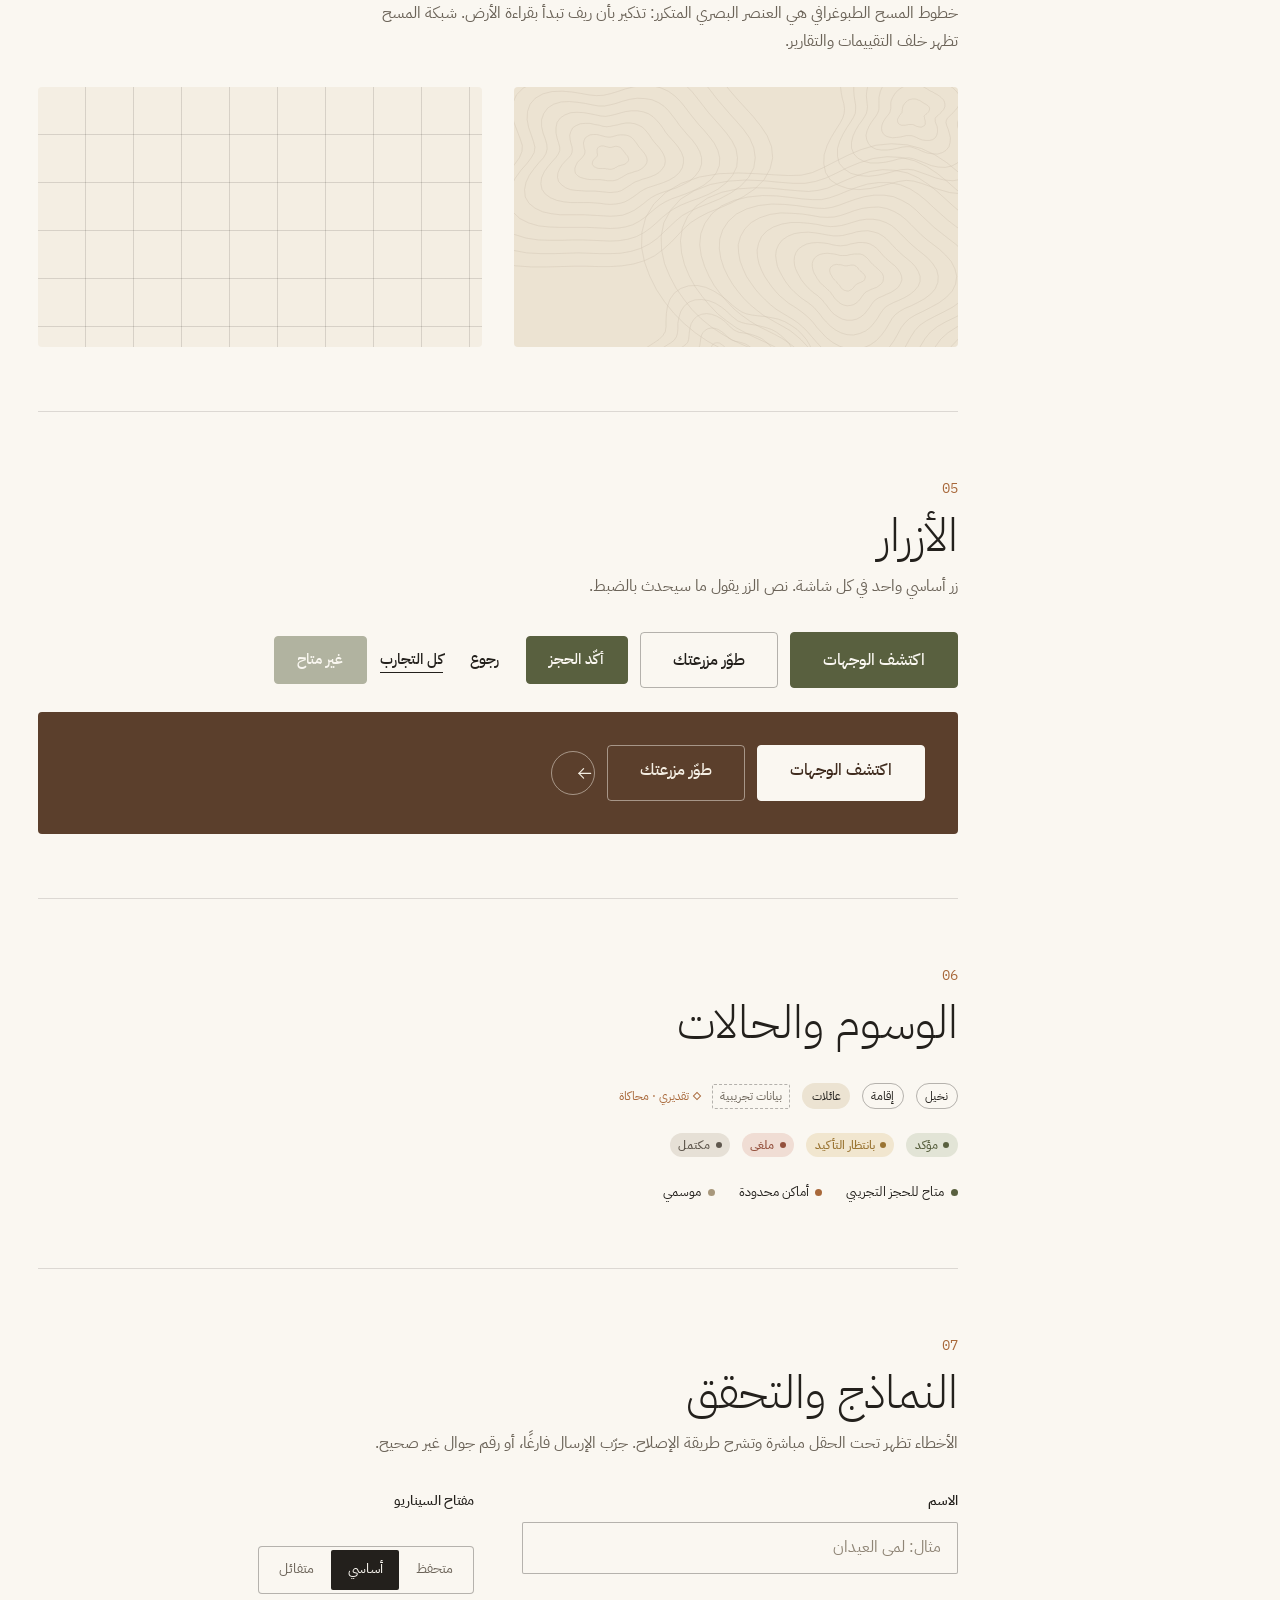
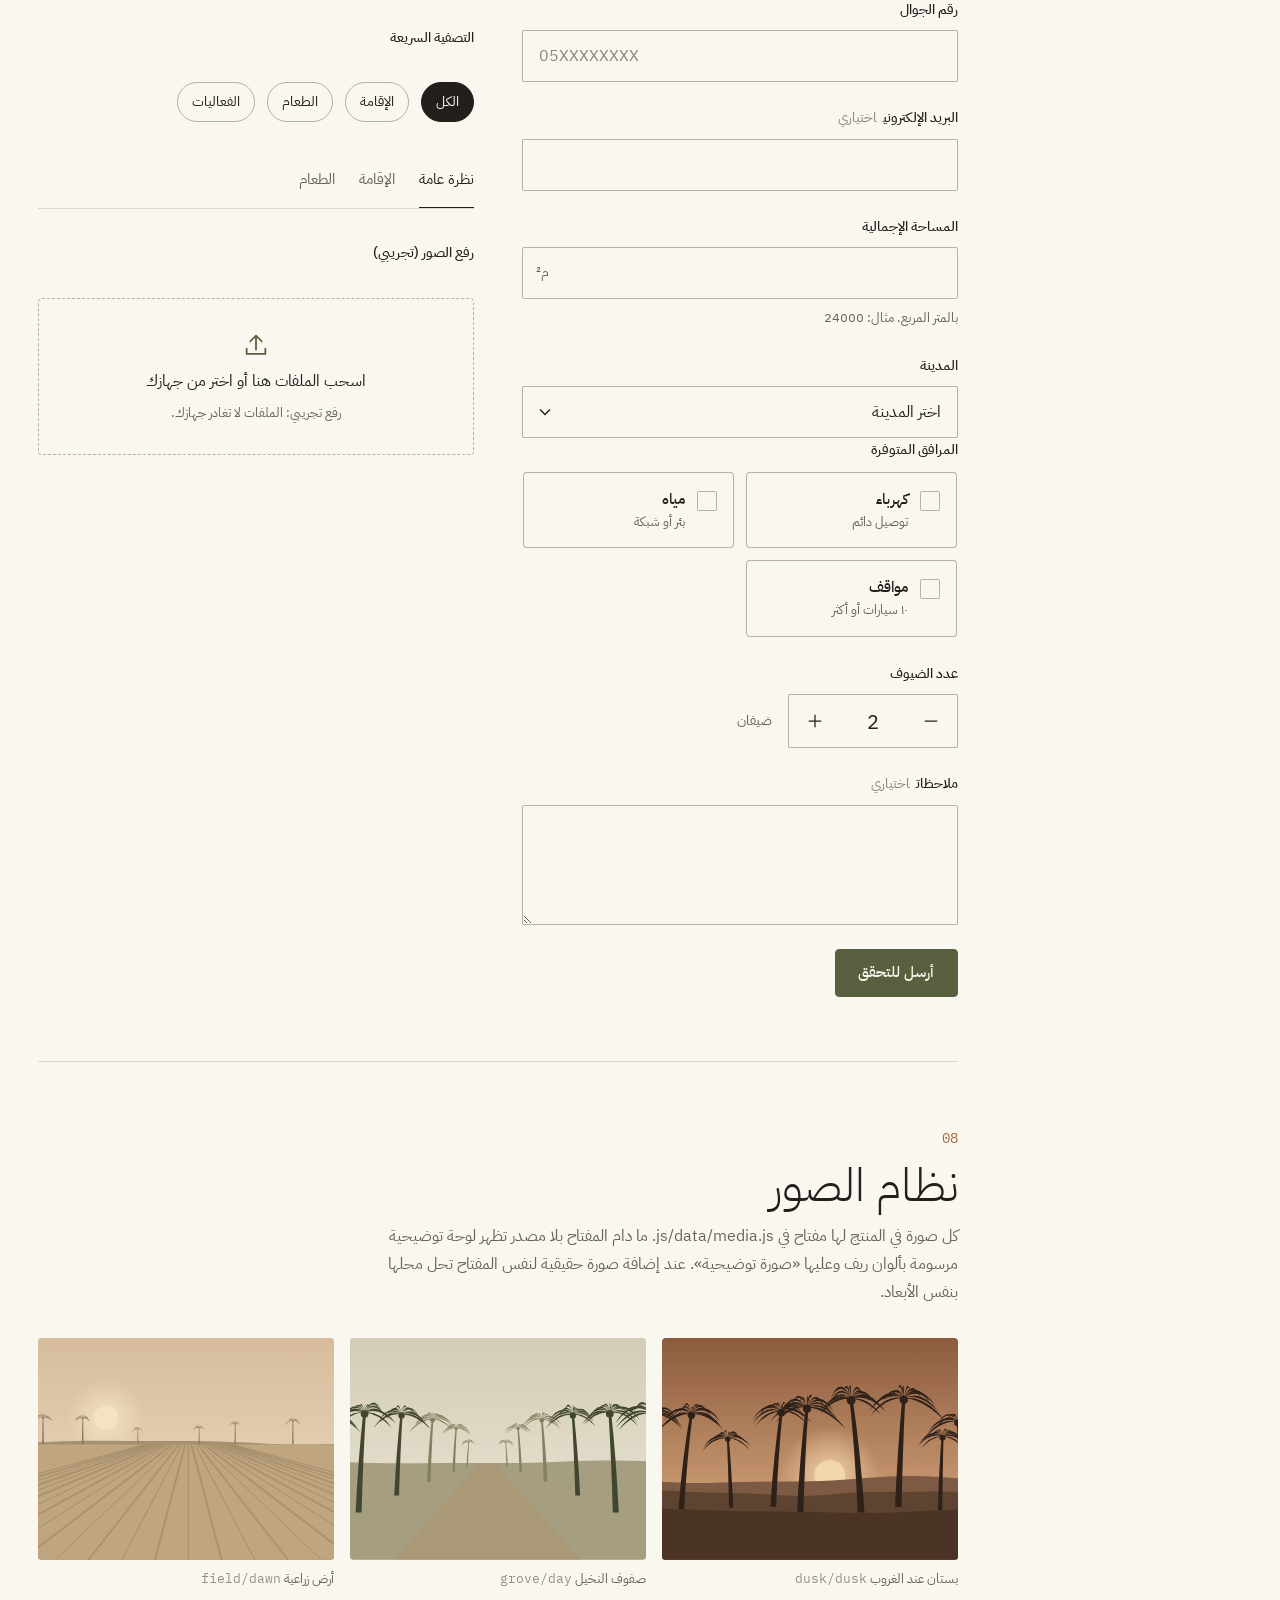
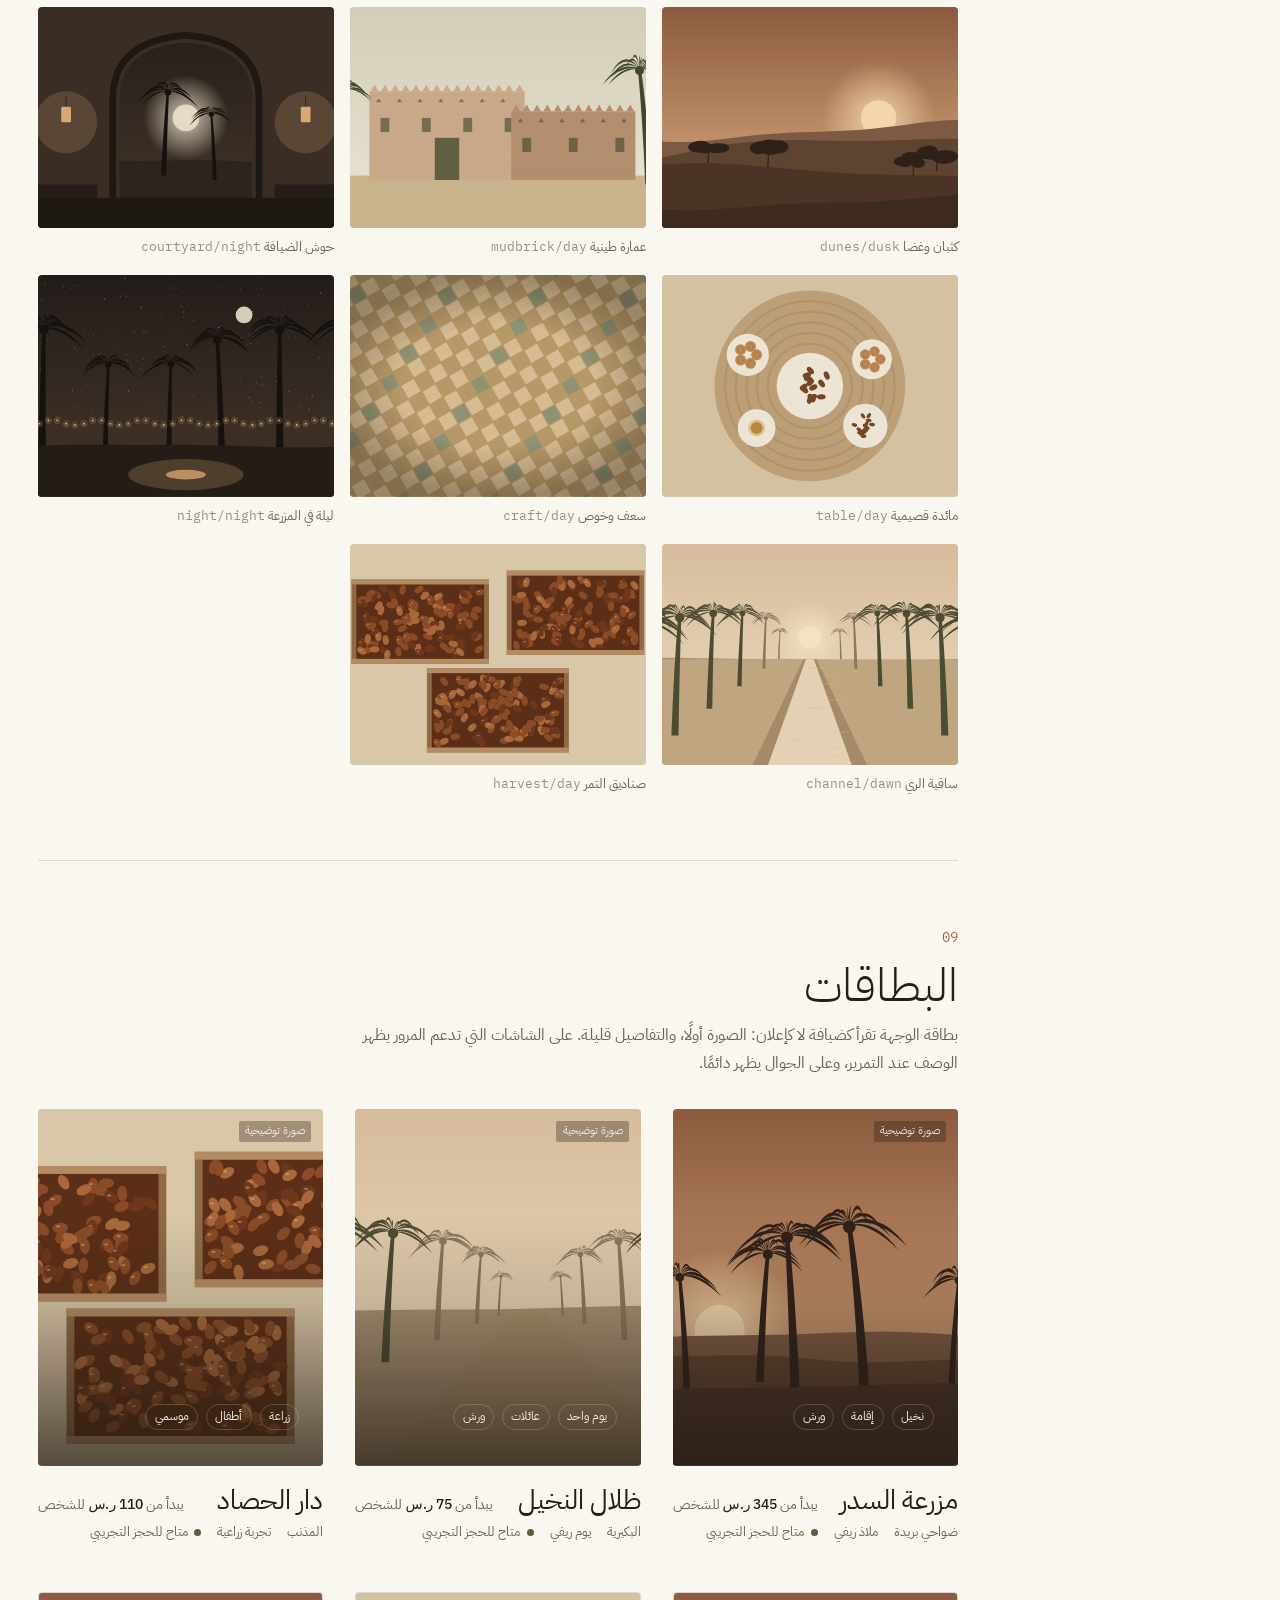
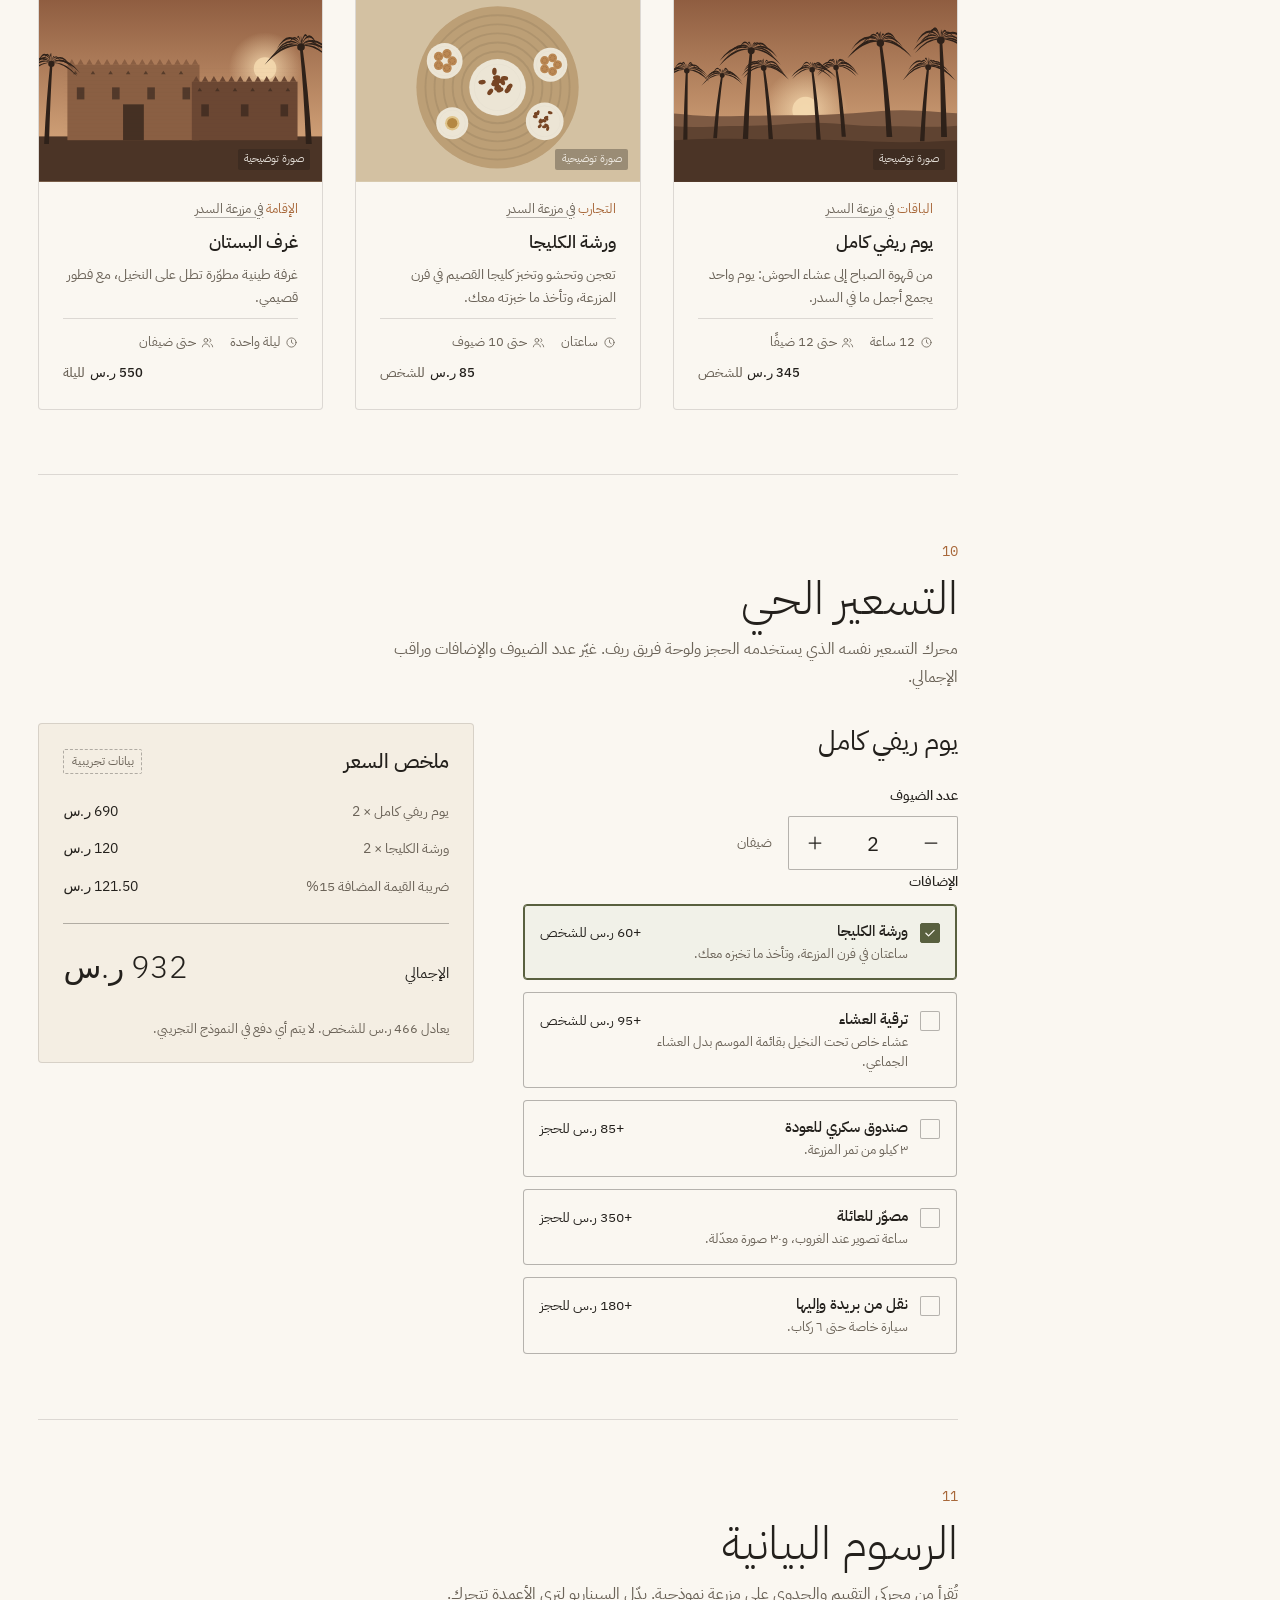
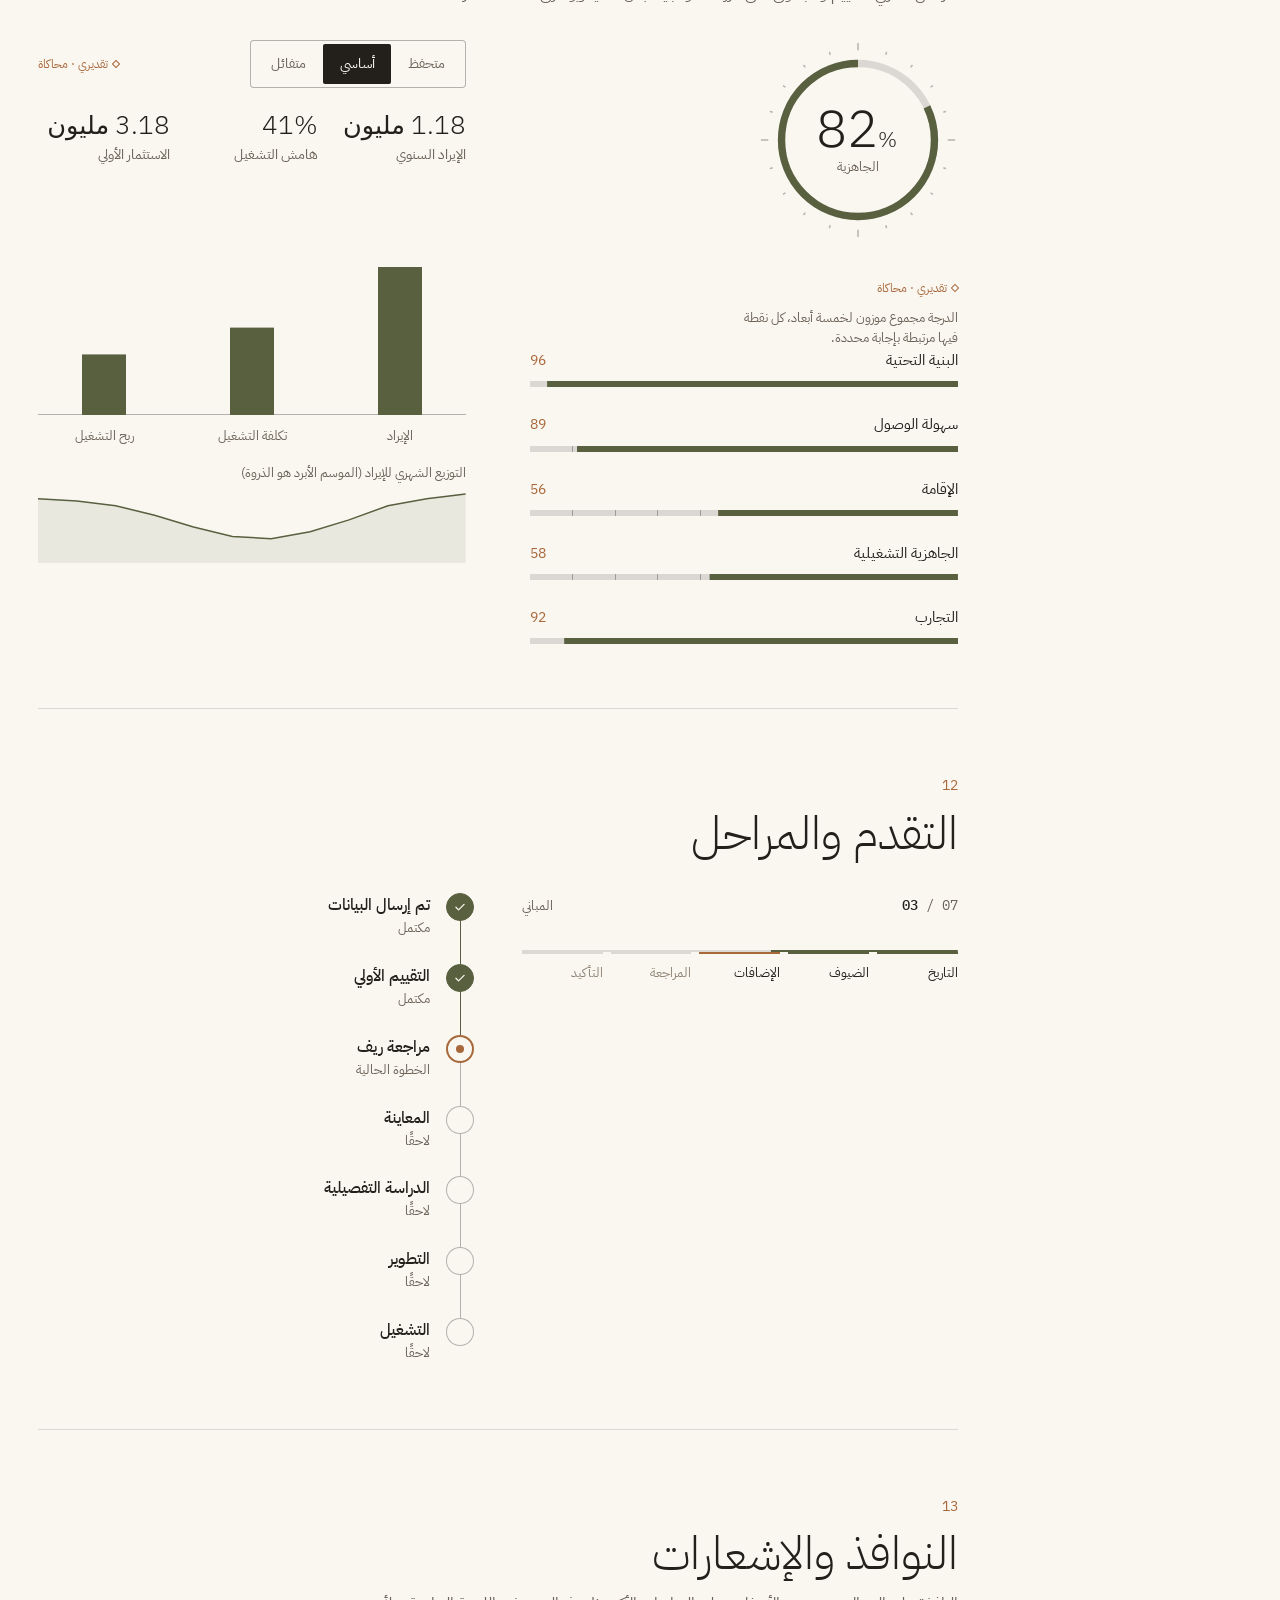
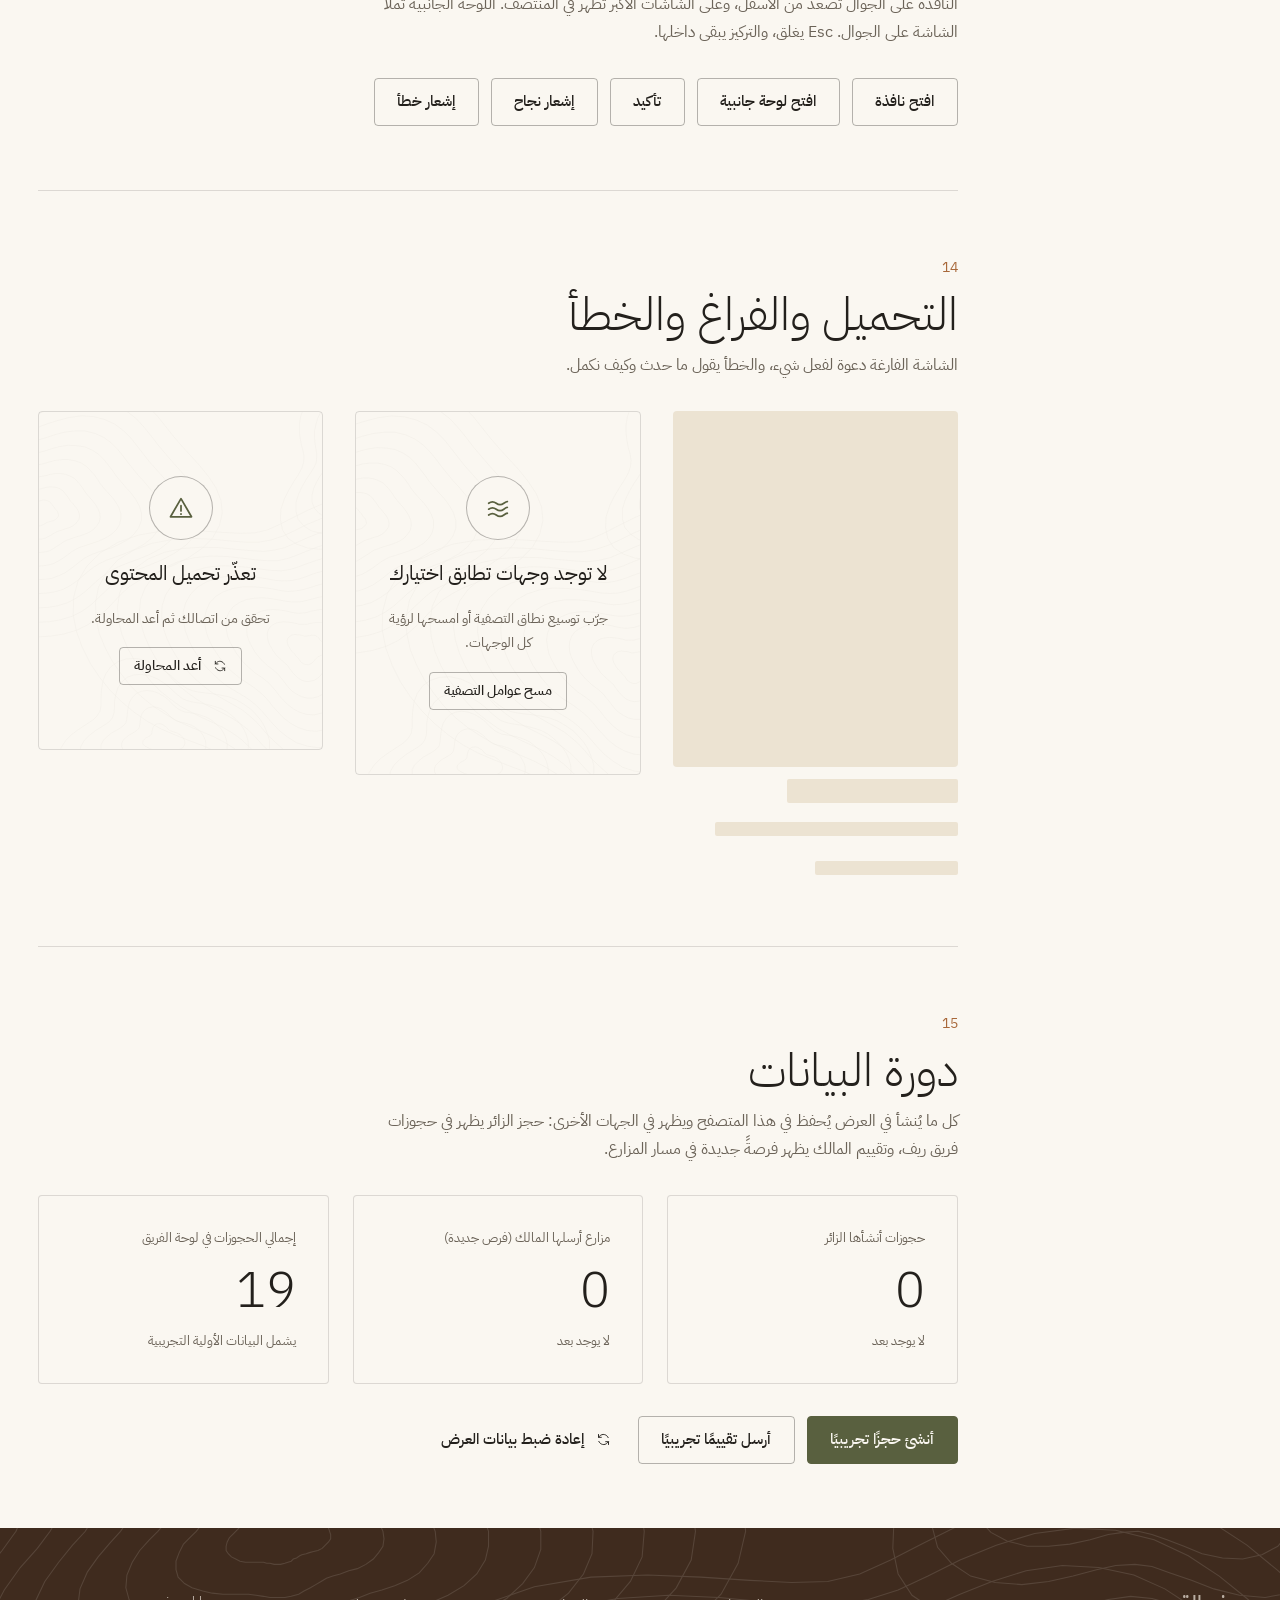
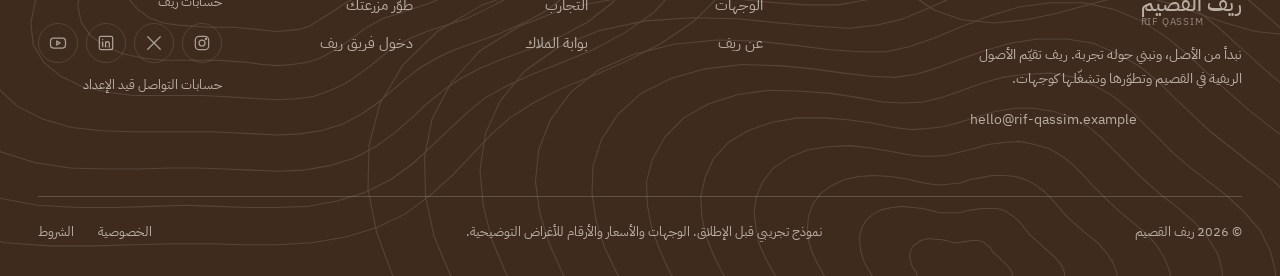
<file: pages/styleguide.html>
<!doctype html>
<html lang="ar" dir="rtl">
<head>
  <meta charset="utf-8">
  <meta name="viewport" content="width=device-width, initial-scale=1, viewport-fit=cover">
  <title>أساس التصميم — ريف القصيم</title>
  <meta name="description" content="مرجع نظام التصميم والمكونات لنموذج ريف القصيم.">
  <meta name="robots" content="noindex">
  <meta name="theme-color" content="#FAF7F1">
  <script>
    /* Apply the saved language before first paint (avoids an RTL→LTR flash) */
    try {
      if (JSON.parse(localStorage.getItem("rif:v1:lang")) === "en") {
        document.documentElement.lang = "en";
        document.documentElement.dir = "ltr";
      }
    } catch (e) {}
  </script>
  <link rel="preconnect" href="https://fonts.googleapis.com">
  <link rel="preconnect" href="https://fonts.gstatic.com" crossorigin>
  <link rel="icon" href="../assets/favicon.svg" type="image/svg+xml">
  <!-- Web fonts load without blocking the page; system fonts are the fallback -->
  <link rel="stylesheet" href="https://fonts.googleapis.com/css2?family=IBM+Plex+Sans+Arabic:wght@300;400;500;600&family=IBM+Plex+Sans:wght@300;400;500;600&family=IBM+Plex+Mono:wght@400;500&display=swap" media="print" onload="this.media='all'">
  <link rel="stylesheet" href="../css/variables.css">
  <link rel="stylesheet" href="../css/global.css">
  <link rel="stylesheet" href="../css/components.css">
  <link rel="stylesheet" href="../css/motion.css">
  <link rel="stylesheet" href="../css/responsive.css">
  <link rel="stylesheet" href="../css/pages/styleguide.css">
  <script type="module" src="../js/pages/styleguide.js"></script>
</head>
<body>
  <main id="main">
    <div class="container" data-styleguide>
      <!-- Rendered by js/pages/styleguide.js -->
      <noscript><p style="padding:6rem 0">يحتاج هذا النموذج إلى تفعيل JavaScript.</p></noscript>
    </div>
  </main>
</body>
</html>
</file>
<file: css/variables.css>
/* ==========================================================================
   RIF QASSIM — Design tokens
   Every colour, size, radius, shadow and timing in the product comes from here.
   ========================================================================== */

:root {
  /* ---- Brand palette -------------------------------------------------- */
  --rif-white: #FAF7F1;   /* page ground, warm off-white */
  --rif-paper: #F4EEE3;   /* raised paper, report pages */
  --rif-sand: #ECE3D2;    /* section grounds */
  --rif-stone: #CDBFA6;   /* hairlines, muted surfaces */
  --rif-stone-deep: #A8987C;
  --rif-sage: #98A287;    /* secondary accent, "in progress" */
  --rif-sage-soft: #DCE0D2;
  --rif-olive: #59603F;   /* primary action */
  --rif-olive-deep: #444A2F;
  --rif-earth: #5B3F2C;   /* deep sections, footer */
  --rif-earth-deep: #3F2B1E;
  --rif-ink: #23201C;     /* text */
  --rif-date: #A8683A;    /* single restrained accent: dates, sunset */
  --rif-date-soft: #EBD7C4;

  /* ---- Semantic roles -------------------------------------------------- */
  --color-bg: var(--rif-white);
  --color-surface: var(--rif-paper);
  --color-surface-2: var(--rif-sand);
  --color-text: var(--rif-ink);
  --color-text-muted: #6B6358;
  --color-text-faint: #8F8576;
  --color-line: rgba(35, 32, 28, 0.14);
  --color-line-strong: rgba(35, 32, 28, 0.32);
  --color-action: var(--rif-olive);
  --color-action-hover: var(--rif-olive-deep);
  --color-on-action: var(--rif-white);
  --color-accent: var(--rif-date);
  --color-focus: var(--rif-date);
  --color-overlay: rgba(35, 28, 22, 0.52);

  /* On dark (earth) grounds */
  --color-on-dark: #F4EEE3;
  --color-on-dark-muted: rgba(244, 238, 227, 0.68);
  --color-line-on-dark: rgba(244, 238, 227, 0.2);

  /* Status — desaturated, inside the family */
  --status-confirmed: #59603F;
  --status-confirmed-bg: #E2E4D6;
  --status-pending: #9A7432;
  --status-pending-bg: #F1E6CF;
  --status-cancelled: #94503C;
  --status-cancelled-bg: #F0DDD4;
  --status-completed: #5F574D;
  --status-completed-bg: #E6E0D6;
  --status-error: #9B3F2B;

  /* ---- Typography ------------------------------------------------------ */
  --font-ar: "IBM Plex Sans Arabic", "Noto Sans Arabic", "Segoe UI", Tahoma, system-ui, sans-serif;
  --font-en: "IBM Plex Sans", "Segoe UI", system-ui, -apple-system, sans-serif;
  --font-mono: "IBM Plex Mono", ui-monospace, "SFMono-Regular", Menlo, Consolas, monospace;
  --font-body: var(--font-ar);
  --font-display: var(--font-ar);

  /* Fluid scale (360px → 1440px) */
  --fs-display: clamp(2.75rem, 1.6rem + 5.2vw, 7.25rem);
  --fs-h1: clamp(2.125rem, 1.45rem + 3vw, 4.25rem);
  --fs-h2: clamp(1.75rem, 1.3rem + 2vw, 3.125rem);
  --fs-h3: clamp(1.3125rem, 1.15rem + 0.7vw, 1.75rem);
  --fs-h4: clamp(1.0625rem, 1rem + 0.3vw, 1.25rem);
  --fs-lead: clamp(1.0625rem, 0.98rem + 0.4vw, 1.3125rem);
  --fs-body: 1rem;
  --fs-small: 0.875rem;
  --fs-meta: 0.8125rem;
  --fs-micro: 0.75rem;

  --lh-tight: 1.15;
  --lh-snug: 1.35;
  --lh-body: 1.75;   /* Arabic needs generous leading */

  --fw-light: 300;
  --fw-regular: 400;
  --fw-medium: 500;
  --fw-semibold: 600;

  --measure: 62ch;

  /* ---- Spacing (8pt) --------------------------------------------------- */
  --space-1: 0.25rem;
  --space-2: 0.5rem;
  --space-3: 0.75rem;
  --space-4: 1rem;
  --space-5: 1.5rem;
  --space-6: 2rem;
  --space-7: 3rem;
  --space-8: 4rem;
  --space-9: 6rem;
  --space-10: 8rem;
  --section-y: clamp(4.5rem, 3rem + 6vw, 9rem);
  --gutter: clamp(1.25rem, 0.8rem + 2vw, 2.5rem);

  /* ---- Radius — deliberately small ------------------------------------ */
  --radius-xs: 2px;
  --radius-sm: 4px;
  --radius-md: 6px;
  --radius-pill: 999px;

  /* ---- Depth: one soft shadow, for floating things only --------------- */
  --shadow-float: 0 18px 48px -18px rgba(52, 38, 26, 0.32), 0 2px 6px rgba(52, 38, 26, 0.06);
  --shadow-lift: 0 10px 28px -16px rgba(52, 38, 26, 0.36);

  /* ---- Motion ---------------------------------------------------------- */
  --ease-out: cubic-bezier(0.22, 0.61, 0.36, 1);
  --ease-in-out: cubic-bezier(0.65, 0, 0.35, 1);
  --ease-soft: cubic-bezier(0.32, 0.72, 0, 1);
  --dur-1: 140ms;
  --dur-2: 240ms;
  --dur-3: 420ms;
  --dur-4: 720ms;
  --dur-5: 1100ms;

  /* ---- Layout ---------------------------------------------------------- */
  --container: 1320px;
  --container-wide: 1600px;
  --container-narrow: 820px;
  --header-h: 76px;
  --bottom-nav-h: 64px;

  /* ---- Layers ---------------------------------------------------------- */
  --z-base: 1;
  --z-sticky: 20;
  --z-header: 40;
  --z-bottom-nav: 45;
  --z-overlay: 60;
  --z-drawer: 70;
  --z-toast: 90;

  color-scheme: light;
}

/* English: Latin family leads, Arabic stays as fallback */
:root[lang="en"] {
  --font-body: var(--font-en);
  --font-display: var(--font-en);
  --lh-body: 1.6;
}

@media (max-width: 767px) {
  :root {
    --header-h: 64px;
  }
}
</file>
<file: css/global.css>
/* ==========================================================================
   RIF QASSIM — Global base
   Logical properties only (inline/block), so RTL is native, not mirrored.
   ========================================================================== */

*,
*::before,
*::after {
  box-sizing: border-box;
}

html {
  -webkit-text-size-adjust: 100%;
  text-size-adjust: 100%;
  scroll-padding-top: calc(var(--header-h) + var(--space-4));
}

body {
  margin: 0;
  min-height: 100vh;
  background: var(--color-bg);
  color: var(--color-text);
  font-family: var(--font-body);
  font-size: var(--fs-body);
  font-weight: var(--fw-regular);
  line-height: var(--lh-body);
  text-rendering: optimizeLegibility;
  -webkit-font-smoothing: antialiased;
  overflow-x: clip;
}

body.has-bottom-nav {
  padding-bottom: 0;
}

img,
svg,
video {
  display: block;
  max-width: 100%;
}

img {
  height: auto;
}

button,
input,
select,
textarea {
  font: inherit;
  color: inherit;
  letter-spacing: inherit;
}

button {
  cursor: pointer;
  background: none;
  border: 0;
  padding: 0;
}

a {
  color: inherit;
  text-decoration-thickness: 1px;
  text-underline-offset: 0.3em;
}

h1, h2, h3, h4, h5, h6, p, figure, blockquote, dl, dd, ul, ol {
  margin: 0;
}

ul[role="list"],
ol[role="list"] {
  list-style: none;
  padding: 0;
}

[hidden] {
  display: none !important;
}

::selection {
  background: var(--rif-date-soft);
  color: var(--rif-ink);
}

/* ---- Focus: always visible for keyboard users ------------------------- */
:focus {
  outline: none;
}

:focus-visible {
  outline: 2px solid var(--color-focus);
  outline-offset: 3px;
  border-radius: var(--radius-xs);
}

.skip-link {
  position: absolute;
  inset-inline-start: var(--space-4);
  top: -100px;
  z-index: var(--z-toast);
  padding: var(--space-3) var(--space-5);
  background: var(--rif-ink);
  color: var(--rif-white);
  border-radius: var(--radius-sm);
  text-decoration: none;
}

.skip-link:focus {
  top: var(--space-4);
}

.visually-hidden {
  position: absolute !important;
  width: 1px;
  height: 1px;
  padding: 0;
  margin: -1px;
  overflow: hidden;
  clip: rect(0 0 0 0);
  white-space: nowrap;
  border: 0;
}

/* ---- Typography ------------------------------------------------------- */
.display {
  font-family: var(--font-display);
  font-size: var(--fs-display);
  font-weight: var(--fw-light);
  line-height: 1.08;
  letter-spacing: -0.01em;
}

:root[lang="en"] .display {
  letter-spacing: -0.035em;
  line-height: 1;
}

.h1 {
  font-size: var(--fs-h1);
  font-weight: var(--fw-light);
  line-height: var(--lh-tight);
}

.h2 {
  font-size: var(--fs-h2);
  font-weight: var(--fw-light);
  line-height: 1.2;
}

.h3 {
  font-size: var(--fs-h3);
  font-weight: var(--fw-regular);
  line-height: var(--lh-snug);
}

.h4 {
  font-size: var(--fs-h4);
  font-weight: var(--fw-medium);
  line-height: var(--lh-snug);
}

:root[lang="en"] .h1,
:root[lang="en"] .h2 {
  letter-spacing: -0.02em;
}

.lead {
  font-size: var(--fs-lead);
  line-height: 1.75;
  color: var(--color-text-muted);
  max-width: var(--measure);
}

.prose {
  max-width: var(--measure);
}

.prose p + p {
  margin-top: var(--space-4);
}

.small {
  font-size: var(--fs-small);
}

.meta {
  font-size: var(--fs-meta);
  color: var(--color-text-muted);
  line-height: 1.5;
}

.muted {
  color: var(--color-text-muted);
}

/* Section kicker: a short line that names the section's place in the story.
   Sentence case, regular weight — never tracked-out capitals. */
.kicker {
  display: inline-flex;
  align-items: center;
  gap: var(--space-3);
  font-size: var(--fs-small);
  color: var(--color-text-muted);
}

.kicker::before {
  content: "";
  inline-size: 28px;
  block-size: 1px;
  background: currentColor;
  opacity: 0.6;
}

/* Mono is reserved for references, coordinates and step counters */
.mono,
.ref {
  font-family: var(--font-mono);
  font-feature-settings: "tnum" 1;
  letter-spacing: 0;
}

.num {
  font-family: var(--font-en);
  font-feature-settings: "tnum" 1, "lnum" 1;
  unicode-bidi: isolate;
}

bdi,
.ltr {
  unicode-bidi: isolate;
}

.ltr {
  direction: ltr;
}

/* ---- Layout primitives ------------------------------------------------ */
.container {
  inline-size: 100%;
  max-inline-size: calc(var(--container) + var(--gutter) * 2);
  margin-inline: auto;
  padding-inline: var(--gutter);
}

.container--wide {
  max-inline-size: calc(var(--container-wide) + var(--gutter) * 2);
}

.container--narrow {
  max-inline-size: calc(var(--container-narrow) + var(--gutter) * 2);
}

.section {
  padding-block: var(--section-y);
  position: relative;
}

.section--tight {
  padding-block: calc(var(--section-y) * 0.6);
}

.section--sand {
  background: var(--color-surface-2);
}

.section--paper {
  background: var(--color-surface);
}

.section--earth {
  background: var(--rif-earth);
  color: var(--color-on-dark);
}

.section--earth .lead,
.section--earth .meta,
.section--earth .muted,
.section--earth .kicker {
  color: var(--color-on-dark-muted);
}

.stack > * + * {
  margin-top: var(--stack-gap, var(--space-4));
}

.cluster {
  display: flex;
  flex-wrap: wrap;
  align-items: center;
  gap: var(--cluster-gap, var(--space-3));
}

.split {
  display: flex;
  align-items: center;
  justify-content: space-between;
  gap: var(--space-4);
}

.grid {
  display: grid;
  gap: var(--grid-gap, var(--space-6));
  grid-template-columns: repeat(var(--cols, 1), minmax(0, 1fr));
}

.rule {
  border: 0;
  block-size: 1px;
  background: var(--color-line);
  margin: 0;
}

.rule--strong {
  background: var(--color-line-strong);
}

/* The horizon: one recurring line that frames sections */
.horizon {
  position: relative;
}

.horizon::before {
  content: "";
  position: absolute;
  inset-inline: var(--gutter);
  top: 0;
  block-size: 1px;
  background: var(--color-line-strong);
}

/* ---- Contour lines (survey motif) ------------------------------------ */
/* The pattern is a mask, so its colour comes from `color` on the element. */
.contours {
  position: relative;
  isolation: isolate;
}

.contours::after {
  content: "";
  position: absolute;
  inset: 0;
  z-index: -1;
  pointer-events: none;
  background-color: currentColor;
  opacity: var(--contour-opacity, 0.09);
  -webkit-mask: url("../assets/patterns/contours.svg") center / var(--contour-size, cover) no-repeat;
  mask: url("../assets/patterns/contours.svg") center / var(--contour-size, cover) no-repeat;
}

.contours--sage::after { background-color: var(--rif-sage); opacity: 0.35; }
.contours--light::after { background-color: var(--rif-white); opacity: var(--contour-opacity, 0.12); }

/* Plot grid: thin survey grid used behind reports and assessments */
.plot-grid {
  background-image:
    linear-gradient(to right, var(--color-line) 1px, transparent 1px),
    linear-gradient(to bottom, var(--color-line) 1px, transparent 1px);
  background-size: 48px 48px;
  background-position: -1px -1px;
}

/* ---- Direction-aware icons ------------------------------------------- */
.icon {
  inline-size: 1.25em;
  block-size: 1.25em;
  flex: none;
  stroke: currentColor;
  fill: none;
  stroke-width: 1.5;
  stroke-linecap: round;
  stroke-linejoin: round;
}

.icon--sm { inline-size: 1em; block-size: 1em; }
.icon--lg { inline-size: 1.6em; block-size: 1.6em; }

/* Icons drawn pointing "forward" in LTR flip in RTL so forward still means
   the reading direction. */
[dir="rtl"] .icon--dir {
  transform: scaleX(-1);
}

/* ---- Demo labelling ---------------------------------------------------- */
.demo-tag {
  display: inline-flex;
  align-items: center;
  gap: 0.35em;
  padding: 0.15em 0.6em;
  font-size: var(--fs-micro);
  line-height: 1.6;
  color: var(--color-text-muted);
  border: 1px dashed var(--color-line-strong);
  border-radius: var(--radius-xs);
  white-space: nowrap;
}

.est {
  display: inline-flex;
  align-items: center;
  gap: 0.4em;
  font-size: var(--fs-micro);
  color: var(--rif-date);
  white-space: nowrap;
}

.est::before {
  content: "";
  inline-size: 6px;
  block-size: 6px;
  border: 1px solid currentColor;
  transform: rotate(45deg);
}

/* Content images and all media slots */
.no-scroll {
  overflow: hidden;
}
</file>
<file: css/components.css>
/* ==========================================================================
   RIF QASSIM — Components
   Mobile-first. Larger-screen enhancements live in responsive.css.
   ========================================================================== */

/* ==========================================================================
   Brand / logo slot
   ========================================================================== */
.brand {
  display: inline-flex;
  align-items: center;
  gap: var(--space-3);
  text-decoration: none;
  color: inherit;
  flex: none;
}

.brand__logo {
  block-size: var(--logo-h, 44px);
  inline-size: auto;
  max-inline-size: 180px;
  object-fit: contain;
}

/* Typographic fallback, used only until the official logo file is in place */
.brand__wordmark {
  display: inline-flex;
  flex-direction: column;
  line-height: 1.1;
}

.brand__wordmark-ar {
  font-family: var(--font-ar);
  font-size: 1.3rem;
  font-weight: var(--fw-medium);
}

.brand__wordmark-en {
  font-family: var(--font-en);
  font-size: 0.625rem;
  letter-spacing: 0.08em;
  opacity: 0.7;
  direction: ltr;
  text-align: start;
}

/* On dark grounds a single-colour logo can be inverted to the off-white */
.on-dark .brand__logo[data-on-dark="invert"] {
  filter: brightness(0) invert(0.96) sepia(0.12);
}

/* ==========================================================================
   Header
   ========================================================================== */
.site-header {
  position: fixed;
  inset-inline: 0;
  top: 0;
  z-index: var(--z-header);
  block-size: var(--header-h);
  color: var(--color-text);
  transition:
    background-color var(--dur-3) var(--ease-out),
    color var(--dur-3) var(--ease-out),
    transform var(--dur-3) var(--ease-out),
    border-color var(--dur-3) var(--ease-out);
  border-bottom: 1px solid transparent;
}

.site-header__inner {
  display: flex;
  align-items: center;
  justify-content: space-between;
  gap: var(--space-5);
  block-size: 100%;
}

/* Solid: default on inner pages, and after scrolling on the homepage */
.site-header--solid,
.site-header.is-scrolled {
  background: rgba(250, 247, 241, 0.94);
  border-bottom-color: var(--color-line);
  -webkit-backdrop-filter: saturate(1.2) blur(6px);
  backdrop-filter: saturate(1.2) blur(6px);
  color: var(--color-text);
}

/* Overlay: transparent over a hero image */
.site-header--overlay:not(.is-scrolled) {
  color: var(--color-on-dark);
}

.site-header.is-hidden {
  transform: translateY(-100%);
}

/* Inner pages: content starts below the fixed header */
.has-solid-header #main {
  padding-top: var(--header-h);
}

.site-nav {
  display: none;
}

.site-nav__list {
  display: flex;
  align-items: center;
  gap: clamp(var(--space-4), 2.2vw, var(--space-6));
  list-style: none;
  margin: 0;
  padding: 0;
}

.site-nav__link {
  position: relative;
  display: inline-block;
  padding-block: var(--space-2);
  font-size: 0.9375rem;
  text-decoration: none;
  opacity: 0.86;
  transition: opacity var(--dur-2) var(--ease-out);
}

.site-nav__link::after {
  content: "";
  position: absolute;
  inset-inline: 0;
  bottom: 0;
  block-size: 1px;
  background: currentColor;
  transform: scaleX(0);
  transform-origin: var(--origin-start, right);
  transition: transform var(--dur-3) var(--ease-out);
}

[dir="ltr"] .site-nav__link::after { --origin-start: left; }

.site-nav__link:hover,
.site-nav__link[aria-current="page"] {
  opacity: 1;
}

.site-nav__link:hover::after,
.site-nav__link[aria-current="page"]::after {
  transform: scaleX(1);
}

.site-header__actions {
  display: flex;
  align-items: center;
  gap: var(--space-3);
}

.site-header__actions .site-header__cta {
  display: none;
}

.lang-toggle {
  display: inline-flex;
  align-items: center;
  gap: 2px;
  padding: 3px;
  border: 1px solid currentColor;
  border-radius: var(--radius-pill);
  font-size: var(--fs-micro);
  opacity: 0.85;
}

.lang-toggle button {
  min-inline-size: 2.4em;
  padding: 0.2em 0.6em;
  border-radius: var(--radius-pill);
  line-height: 1.6;
  transition: background-color var(--dur-2), color var(--dur-2);
}

.lang-toggle button[aria-pressed="true"] {
  background: currentColor;
}

.lang-toggle button[aria-pressed="true"] span {
  color: var(--color-bg);
}

.site-header--overlay:not(.is-scrolled) .lang-toggle button[aria-pressed="true"] span {
  color: var(--rif-earth);
}

.menu-button {
  display: inline-flex;
  align-items: center;
  justify-content: center;
  inline-size: 44px;
  block-size: 44px;
  margin-inline-end: -10px;
  border-radius: var(--radius-sm);
}

.menu-button__bars {
  position: relative;
  inline-size: 22px;
  block-size: 10px;
}

.menu-button__bars::before,
.menu-button__bars::after {
  content: "";
  position: absolute;
  inset-inline: 0;
  block-size: 1.5px;
  background: currentColor;
  transition: transform var(--dur-3) var(--ease-out), top var(--dur-3) var(--ease-out);
}

.menu-button__bars::before { top: 0; }
.menu-button__bars::after { top: 8.5px; inset-inline-start: 6px; }

/* ==========================================================================
   Mobile menu (full screen)
   ========================================================================== */
.mobile-menu {
  position: fixed;
  inset: 0;
  z-index: var(--z-drawer);
  display: flex;
  flex-direction: column;
  background: var(--rif-earth);
  color: var(--color-on-dark);
  padding: 0 var(--gutter) calc(var(--space-6) + env(safe-area-inset-bottom, 0px));
  visibility: hidden;
  opacity: 0;
  clip-path: inset(0 0 100% 0);
  transition:
    clip-path var(--dur-4) var(--ease-soft),
    opacity var(--dur-3) var(--ease-out),
    visibility 0s linear var(--dur-4);
  overflow-y: auto;
}

.mobile-menu.is-open {
  visibility: visible;
  opacity: 1;
  clip-path: inset(0 0 0 0);
  transition:
    clip-path var(--dur-4) var(--ease-soft),
    opacity var(--dur-2) var(--ease-out);
}

.mobile-menu__top {
  display: flex;
  align-items: center;
  justify-content: space-between;
  block-size: var(--header-h);
  flex: none;
}

.mobile-menu__close {
  display: inline-flex;
  align-items: center;
  justify-content: center;
  inline-size: 44px;
  block-size: 44px;
  margin-inline-end: -10px;
}

.mobile-menu__list {
  list-style: none;
  margin: var(--space-6) 0 0;
  padding: 0;
  border-top: 1px solid var(--color-line-on-dark);
}

.mobile-menu__list li {
  border-bottom: 1px solid var(--color-line-on-dark);
  opacity: 0;
  transform: translateY(12px);
  transition: opacity var(--dur-3) var(--ease-out), transform var(--dur-3) var(--ease-out);
  transition-delay: calc(var(--i, 0) * 50ms + 120ms);
}

.mobile-menu.is-open .mobile-menu__list li {
  opacity: 1;
  transform: none;
}

.mobile-menu__link {
  display: flex;
  align-items: center;
  justify-content: space-between;
  gap: var(--space-4);
  padding-block: var(--space-5);
  font-size: clamp(1.5rem, 1.2rem + 1.4vw, 2rem);
  font-weight: var(--fw-light);
  text-decoration: none;
}

.mobile-menu__link small {
  font-size: var(--fs-meta);
  color: var(--color-on-dark-muted);
}

.mobile-menu__foot {
  margin-top: auto;
  padding-top: var(--space-7);
  display: flex;
  align-items: center;
  justify-content: space-between;
  gap: var(--space-4);
  flex-wrap: wrap;
}

/* ==========================================================================
   Bottom navigation (mobile, visitor-facing pages)
   ========================================================================== */
.bottom-nav {
  position: fixed;
  inset-inline: 0;
  bottom: 0;
  z-index: var(--z-bottom-nav);
  background: rgba(250, 247, 241, 0.97);
  border-top: 1px solid var(--color-line);
  -webkit-backdrop-filter: blur(8px);
  backdrop-filter: blur(8px);
  padding-bottom: env(safe-area-inset-bottom, 0px);
  transition: transform var(--dur-3) var(--ease-out);
}

.bottom-nav.is-hidden {
  transform: translateY(110%);
}

.bottom-nav__list {
  display: grid;
  grid-template-columns: repeat(5, 1fr);
  list-style: none;
  margin: 0;
  padding: 0;
  block-size: var(--bottom-nav-h);
}

.bottom-nav__item {
  display: flex;
  flex-direction: column;
  align-items: center;
  justify-content: center;
  gap: 3px;
  block-size: 100%;
  font-size: 0.6875rem;
  color: var(--color-text-muted);
  text-decoration: none;
  position: relative;
}

.bottom-nav__item .icon {
  inline-size: 22px;
  block-size: 22px;
}

.bottom-nav__item[aria-current="page"] {
  color: var(--rif-olive);
}

.bottom-nav__item[aria-current="page"]::before {
  content: "";
  position: absolute;
  top: 0;
  inline-size: 24px;
  block-size: 2px;
  background: currentColor;
}

body.has-bottom-nav {
  padding-bottom: calc(var(--bottom-nav-h) + env(safe-area-inset-bottom, 0px));
}

/* ==========================================================================
   Footer
   ========================================================================== */
.site-footer {
  background: var(--rif-earth-deep);
  color: var(--color-on-dark);
  padding-block: var(--space-8) var(--space-6);
  --logo-h: 52px;
}

.site-footer a {
  text-decoration: none;
  color: var(--color-on-dark-muted);
  transition: color var(--dur-2);
}

.site-footer a:hover {
  color: var(--color-on-dark);
}

.footer__grid {
  display: grid;
  gap: var(--space-7);
}

.footer__brand p {
  margin-top: var(--space-4);
  max-inline-size: 34ch;
  color: var(--color-on-dark-muted);
  font-size: var(--fs-small);
}

.footer__links {
  display: grid;
  grid-template-columns: repeat(2, minmax(0, 1fr));
  gap: var(--space-3) var(--space-6);
  list-style: none;
  margin: 0;
  padding: 0;
  font-size: 0.9375rem;
}

.footer__social {
  display: flex;
  gap: var(--space-2);
  list-style: none;
  margin: 0;
  padding: 0;
}

.footer__social a {
  display: inline-flex;
  align-items: center;
  justify-content: center;
  inline-size: 40px;
  block-size: 40px;
  border: 1px solid var(--color-line-on-dark);
  border-radius: 50%;
}

.footer__bottom {
  margin-top: var(--space-8);
  padding-top: var(--space-5);
  border-top: 1px solid var(--color-line-on-dark);
  display: flex;
  flex-wrap: wrap;
  gap: var(--space-3) var(--space-6);
  justify-content: space-between;
  font-size: var(--fs-meta);
  color: var(--color-on-dark-muted);
}

.footer__legal {
  display: flex;
  flex-wrap: wrap;
  gap: var(--space-5);
}

/* ==========================================================================
   Buttons
   ========================================================================== */
.btn {
  --btn-bg: transparent;
  --btn-fg: currentColor;
  --btn-border: currentColor;
  position: relative;
  display: inline-flex;
  align-items: center;
  justify-content: center;
  gap: var(--space-3);
  min-block-size: 48px;
  padding: 0.7em 1.5em;
  border: 1px solid var(--btn-border);
  border-radius: var(--radius-sm);
  background: var(--btn-bg);
  color: var(--btn-fg);
  font-size: 0.9375rem;
  font-weight: var(--fw-medium);
  line-height: 1.3;
  text-decoration: none;
  white-space: nowrap;
  transition:
    background-color var(--dur-2) var(--ease-out),
    color var(--dur-2) var(--ease-out),
    border-color var(--dur-2) var(--ease-out),
    transform var(--dur-1) var(--ease-out);
  -webkit-tap-highlight-color: transparent;
}

.btn:active:not(:disabled) {
  transform: scale(0.98);
}

.btn:disabled,
.btn[aria-disabled="true"] {
  opacity: 0.45;
  cursor: not-allowed;
}

.btn .icon--dir {
  transition: transform var(--dur-3) var(--ease-out);
}

.btn:hover .icon--dir {
  transform: translateX(3px);
}

[dir="rtl"] .btn:hover .icon--dir {
  transform: scaleX(-1) translateX(3px);
}

.btn--primary {
  --btn-bg: var(--color-action);
  --btn-fg: var(--color-on-action);
  --btn-border: var(--color-action);
}

.btn--primary:hover:not(:disabled) {
  --btn-bg: var(--color-action-hover);
  --btn-border: var(--color-action-hover);
}

.btn--secondary {
  --btn-fg: var(--color-text);
  --btn-border: var(--color-line-strong);
}

.btn--secondary:hover:not(:disabled) {
  --btn-border: var(--color-text);
}

/* Light variants for dark grounds */
.btn--light {
  --btn-bg: var(--rif-white);
  --btn-fg: var(--rif-earth-deep);
  --btn-border: var(--rif-white);
}

.btn--light:hover:not(:disabled) {
  --btn-bg: var(--rif-sand);
  --btn-border: var(--rif-sand);
}

.btn--outline-light {
  --btn-fg: var(--color-on-dark);
  --btn-border: rgba(244, 238, 227, 0.5);
}

.btn--outline-light:hover:not(:disabled) {
  --btn-border: var(--color-on-dark);
  --btn-bg: rgba(244, 238, 227, 0.08);
}

.btn--ghost {
  --btn-border: transparent;
  padding-inline: 0.9em;
}

.btn--ghost:hover:not(:disabled) {
  --btn-bg: rgba(35, 32, 28, 0.05);
}

.btn--link {
  --btn-border: transparent;
  min-block-size: auto;
  padding: 0.25em 0;
  font-weight: var(--fw-medium);
  border-radius: 0;
  background-image: linear-gradient(currentColor, currentColor);
  background-size: 100% 1px;
  background-repeat: no-repeat;
  background-position: 0 100%;
}

.btn--sm {
  min-block-size: 38px;
  padding: 0.45em 1em;
  font-size: var(--fs-small);
}

.btn--lg {
  min-block-size: 56px;
  padding: 0.85em 2em;
  font-size: 1rem;
}

.btn--block {
  inline-size: 100%;
}

.btn--icon {
  inline-size: 44px;
  min-block-size: 44px;
  padding: 0;
  border-radius: 50%;
}

/* Loading */
.btn.is-loading {
  color: transparent !important;
  pointer-events: none;
}

.btn.is-loading::after {
  content: "";
  position: absolute;
  inline-size: 18px;
  block-size: 18px;
  border: 1.5px solid var(--btn-fg);
  border-inline-end-color: transparent;
  border-radius: 50%;
  animation: spin 0.8s linear infinite;
}

.btn--primary.is-loading::after {
  border-color: var(--color-on-action);
  border-inline-end-color: transparent;
}

/* ==========================================================================
   Badges, tags, statuses
   ========================================================================== */
.tag {
  display: inline-flex;
  align-items: center;
  gap: 0.35em;
  padding: 0.2em 0.7em;
  border: 1px solid var(--color-line-strong);
  border-radius: var(--radius-pill);
  font-size: var(--fs-micro);
  line-height: 1.6;
  white-space: nowrap;
}

.tag--solid {
  background: var(--rif-sand);
  border-color: transparent;
}

.tag--on-dark {
  border-color: var(--color-line-on-dark);
  color: var(--color-on-dark);
}

.status {
  --st: var(--status-completed);
  --st-bg: var(--status-completed-bg);
  display: inline-flex;
  align-items: center;
  gap: 0.45em;
  padding: 0.2em 0.7em;
  border-radius: var(--radius-pill);
  background: var(--st-bg);
  color: var(--st);
  font-size: var(--fs-micro);
  line-height: 1.6;
  font-weight: var(--fw-medium);
  white-space: nowrap;
}

.status::before {
  content: "";
  inline-size: 6px;
  block-size: 6px;
  border-radius: 50%;
  background: currentColor;
}

.status--confirmed, .status--open, .status--done { --st: var(--status-confirmed); --st-bg: var(--status-confirmed-bg); }
.status--pending, .status--limited, .status--active { --st: var(--status-pending); --st-bg: var(--status-pending-bg); }
.status--cancelled, .status--closed, .status--blocked { --st: var(--status-cancelled); --st-bg: var(--status-cancelled-bg); }
.status--completed, .status--season, .status--upcoming { --st: var(--status-completed); --st-bg: var(--status-completed-bg); }

/* Availability line on cards: quieter than a pill */
.availability {
  display: inline-flex;
  align-items: center;
  gap: 0.5em;
  font-size: var(--fs-meta);
}

.availability::before {
  content: "";
  inline-size: 7px;
  block-size: 7px;
  border-radius: 50%;
  background: var(--av, var(--rif-sage));
}

.availability--open { --av: var(--rif-olive); }
.availability--limited { --av: var(--rif-date); }
.availability--season { --av: var(--rif-stone-deep); }

/* ==========================================================================
   Forms
   ========================================================================== */
.field {
  display: grid;
  gap: var(--space-2);
  min-inline-size: 0;
}

.field__label {
  font-size: var(--fs-small);
  font-weight: var(--fw-medium);
  color: var(--color-text);
}

.field__label .optional {
  font-weight: var(--fw-regular);
  color: var(--color-text-faint);
  margin-inline-start: 0.4em;
}

.field__hint {
  font-size: var(--fs-meta);
  color: var(--color-text-muted);
}

.input,
.select,
.textarea {
  inline-size: 100%;
  min-block-size: 52px;
  padding: 0.75em 1em;
  background: var(--rif-white);
  border: 1px solid var(--color-line-strong);
  border-radius: var(--radius-xs);
  font-size: 1rem; /* 16px avoids iOS zoom */
  line-height: 1.4;
  transition: border-color var(--dur-2), box-shadow var(--dur-2), background-color var(--dur-2);
  appearance: none;
  -webkit-appearance: none;
}

.input::placeholder,
.textarea::placeholder {
  color: var(--color-text-faint);
}

.input:hover,
.select:hover,
.textarea:hover {
  border-color: var(--color-text-muted);
}

.input:focus,
.select:focus,
.textarea:focus {
  outline: none;
  border-color: var(--rif-olive);
  box-shadow: 0 0 0 3px rgba(89, 96, 63, 0.16);
}

.textarea {
  min-block-size: 120px;
  resize: vertical;
}

.select {
  padding-inline-end: 2.75em;
  background-image: url("data:image/svg+xml,%3Csvg xmlns='http://www.w3.org/2000/svg' width='12' height='8' viewBox='0 0 12 8'%3E%3Cpath d='M1 1.5l5 5 5-5' fill='none' stroke='%2323201C' stroke-width='1.4'/%3E%3C/svg%3E");
  background-repeat: no-repeat;
  background-position: left 1em center;
}

[dir="ltr"] .select {
  background-position: right 1em center;
}

/* Input with unit suffix (م², ر.س) */
.input-group {
  position: relative;
  display: flex;
  align-items: stretch;
}

.input-group .input {
  padding-inline-end: 4.5em;
}

.input-group__unit {
  position: absolute;
  inset-block: 0;
  inset-inline-end: 0;
  display: flex;
  align-items: center;
  padding-inline: 1em;
  font-size: var(--fs-small);
  color: var(--color-text-muted);
  pointer-events: none;
}

/* Errors appear right under the field */
.field__error {
  display: flex;
  align-items: flex-start;
  gap: 0.4em;
  font-size: var(--fs-meta);
  color: var(--status-error);
  animation: field-error-in var(--dur-2) var(--ease-out);
}

.field.is-invalid .input,
.field.is-invalid .select,
.field.is-invalid .textarea,
.field.is-invalid .choice-grid,
.field.is-invalid .stepper {
  border-color: var(--status-error);
}

.field.is-invalid .input:focus {
  box-shadow: 0 0 0 3px rgba(155, 63, 43, 0.14);
}

.field.is-valid .input {
  border-color: var(--rif-sage);
}

/* Choice cards (checkbox / radio as selectable tiles) */
.choice-grid {
  display: grid;
  gap: var(--space-3);
  grid-template-columns: repeat(auto-fill, minmax(min(100%, 150px), 1fr));
  border: 1px solid transparent;
  border-radius: var(--radius-sm);
}

.choice {
  position: relative;
  display: block;
  cursor: pointer;
}

.choice input {
  position: absolute;
  opacity: 0;
  inset: 0;
  margin: 0;
  cursor: pointer;
}

.choice__box {
  display: flex;
  align-items: flex-start;
  gap: var(--space-3);
  block-size: 100%;
  padding: var(--space-4);
  background: var(--rif-white);
  border: 1px solid var(--color-line-strong);
  border-radius: var(--radius-sm);
  transition: border-color var(--dur-2), background-color var(--dur-2), box-shadow var(--dur-2);
}

.choice__mark {
  flex: none;
  display: inline-flex;
  align-items: center;
  justify-content: center;
  inline-size: 20px;
  block-size: 20px;
  margin-top: 2px;
  border: 1px solid var(--color-line-strong);
  border-radius: var(--radius-xs);
  background: var(--rif-white);
  transition: background-color var(--dur-2), border-color var(--dur-2);
}

.choice input[type="radio"] + .choice__box .choice__mark {
  border-radius: 50%;
}

.choice__mark .icon {
  inline-size: 14px;
  block-size: 14px;
  color: var(--rif-white);
  stroke-width: 2.2;
  opacity: 0;
  transform: scale(0.5);
  transition: opacity var(--dur-2), transform var(--dur-2) var(--ease-out);
}

.choice__text {
  display: grid;
  gap: 2px;
}

.choice__title {
  font-size: 0.9375rem;
  font-weight: var(--fw-medium);
  line-height: 1.4;
}

.choice__desc {
  font-size: var(--fs-meta);
  color: var(--color-text-muted);
  line-height: 1.5;
}

.choice__price {
  margin-inline-start: auto;
  font-size: var(--fs-small);
  white-space: nowrap;
}

.choice:hover .choice__box {
  border-color: var(--color-text-muted);
}

.choice input:checked + .choice__box {
  border-color: var(--rif-olive);
  background: #F1F1E8;
  box-shadow: inset 0 0 0 1px var(--rif-olive);
}

.choice input:checked + .choice__box .choice__mark {
  background: var(--rif-olive);
  border-color: var(--rif-olive);
}

.choice input:checked + .choice__box .choice__mark .icon {
  opacity: 1;
  transform: none;
}

.choice input:focus-visible + .choice__box {
  outline: 2px solid var(--color-focus);
  outline-offset: 2px;
}

/* Numeric stepper */
.stepper {
  display: inline-flex;
  align-items: center;
  border: 1px solid var(--color-line-strong);
  border-radius: var(--radius-xs);
  background: var(--rif-white);
}

.stepper__btn {
  display: inline-flex;
  align-items: center;
  justify-content: center;
  inline-size: 52px;
  block-size: 52px;
  transition: background-color var(--dur-2);
}

.stepper__btn:hover:not(:disabled) {
  background: var(--rif-sand);
}

.stepper__btn:disabled {
  opacity: 0.3;
  cursor: not-allowed;
}

.stepper__value {
  min-inline-size: 64px;
  text-align: center;
  font-size: 1.25rem;
  border: 0;
  background: none;
  -moz-appearance: textfield;
  appearance: textfield;
  padding: 0;
  block-size: 52px;
}

.stepper__value::-webkit-outer-spin-button,
.stepper__value::-webkit-inner-spin-button {
  -webkit-appearance: none;
}

.stepper__value:focus {
  outline: none;
  background: var(--rif-paper);
}

/* Segmented control (scenario switch, view switch) */
.segmented {
  display: inline-flex;
  padding: 3px;
  border: 1px solid var(--color-line-strong);
  border-radius: var(--radius-sm);
  background: var(--rif-white);
  position: relative;
  max-inline-size: 100%;
  overflow-x: auto;
  scrollbar-width: none;
}

.segmented::-webkit-scrollbar {
  display: none;
}

.segmented__btn {
  position: relative;
  z-index: 1;
  min-block-size: 40px;
  padding: 0.4em 1.2em;
  font-size: var(--fs-small);
  border-radius: var(--radius-xs);
  color: var(--color-text-muted);
  transition: color var(--dur-2), background-color var(--dur-2);
  white-space: nowrap;
}

.segmented__btn:hover {
  color: var(--color-text);
}

.segmented__btn[aria-pressed="true"],
.segmented__btn[aria-selected="true"] {
  background: var(--rif-ink);
  color: var(--rif-white);
}

/* Filter chips */
.chip {
  display: inline-flex;
  align-items: center;
  gap: 0.5em;
  min-block-size: 40px;
  padding: 0.35em 1em;
  border: 1px solid var(--color-line-strong);
  border-radius: var(--radius-pill);
  font-size: var(--fs-small);
  background: transparent;
  white-space: nowrap;
  transition: background-color var(--dur-2), color var(--dur-2), border-color var(--dur-2);
}

.chip:hover {
  border-color: var(--color-text);
}

.chip[aria-pressed="true"] {
  background: var(--rif-ink);
  border-color: var(--rif-ink);
  color: var(--rif-white);
}

.chip__count {
  font-size: var(--fs-micro);
  opacity: 0.7;
}

/* Mock uploader */
.uploader {
  display: grid;
  gap: var(--space-3);
}

.uploader__drop {
  position: relative;
  display: grid;
  justify-items: center;
  gap: var(--space-2);
  padding: var(--space-6) var(--space-4);
  border: 1px dashed var(--color-line-strong);
  border-radius: var(--radius-sm);
  background: var(--rif-white);
  text-align: center;
  cursor: pointer;
  transition: border-color var(--dur-2), background-color var(--dur-2);
}

.uploader__drop:hover,
.uploader__drop.is-dragover {
  border-color: var(--rif-olive);
  background: #F3F2EA;
}

.uploader__drop input {
  position: absolute;
  inset: 0;
  opacity: 0;
  cursor: pointer;
}

.uploader__drop .icon {
  inline-size: 28px;
  block-size: 28px;
  color: var(--rif-olive);
}

.uploader__list {
  display: grid;
  gap: var(--space-2);
  list-style: none;
  margin: 0;
  padding: 0;
}

.upload-item {
  display: grid;
  grid-template-columns: auto 1fr auto;
  align-items: center;
  gap: var(--space-3);
  padding: var(--space-3);
  border: 1px solid var(--color-line);
  border-radius: var(--radius-sm);
  background: var(--rif-white);
  animation: rise-in var(--dur-3) var(--ease-out);
}

.upload-item__thumb {
  inline-size: 40px;
  block-size: 40px;
  border-radius: var(--radius-xs);
  background: var(--rif-sand);
  display: flex;
  align-items: center;
  justify-content: center;
  overflow: hidden;
  color: var(--rif-olive);
}

.upload-item__thumb img {
  inline-size: 100%;
  block-size: 100%;
  object-fit: cover;
}

.upload-item__name {
  font-size: var(--fs-small);
  white-space: nowrap;
  overflow: hidden;
  text-overflow: ellipsis;
}

.upload-item__bar {
  margin-top: 6px;
  block-size: 2px;
  background: var(--color-line);
  overflow: hidden;
}

.upload-item__bar span {
  display: block;
  block-size: 100%;
  inline-size: 100%;
  background: var(--rif-olive);
  transform: scaleX(var(--p, 0));
  transform-origin: var(--origin, right);
  transition: transform var(--dur-2) linear;
}

[dir="ltr"] .upload-item__bar span { --origin: left; }

.upload-item.is-done .upload-item__bar {
  visibility: hidden;
}

.upload-item__remove {
  inline-size: 36px;
  block-size: 36px;
  display: inline-flex;
  align-items: center;
  justify-content: center;
  border-radius: 50%;
  color: var(--color-text-muted);
}

.upload-item__remove:hover {
  background: var(--rif-sand);
  color: var(--color-text);
}

/* ==========================================================================
   Tabs
   ========================================================================== */
.tabs {
  display: flex;
  gap: var(--space-5);
  border-bottom: 1px solid var(--color-line);
  overflow-x: auto;
  scrollbar-width: none;
}

.tabs::-webkit-scrollbar {
  display: none;
}

.tab {
  position: relative;
  padding: var(--space-3) 0 var(--space-4);
  font-size: 0.9375rem;
  color: var(--color-text-muted);
  white-space: nowrap;
  transition: color var(--dur-2);
}

.tab::after {
  content: "";
  position: absolute;
  inset-inline: 0;
  bottom: -1px;
  block-size: 2px;
  background: var(--rif-ink);
  transform: scaleX(0);
  transition: transform var(--dur-3) var(--ease-out);
}

.tab:hover {
  color: var(--color-text);
}

.tab[aria-selected="true"] {
  color: var(--color-text);
}

.tab[aria-selected="true"]::after {
  transform: scaleX(1);
}

/* ==========================================================================
   Media slots — every image in the product goes through this
   ========================================================================== */
.media {
  position: relative;
  overflow: hidden;
  background: var(--rif-sand);
  aspect-ratio: var(--ratio, 4 / 3);
  isolation: isolate;
}

.media > img,
.media > svg,
.media > .media__scene {
  position: absolute;
  inset: 0;
  inline-size: 100%;
  block-size: 100%;
  object-fit: cover;
  object-position: var(--focal, 50% 50%);
}

.media > img {
  opacity: 0;
  transition: opacity var(--dur-4) var(--ease-out);
}

.media > img.is-loaded {
  opacity: 1;
}

.media--fill {
  aspect-ratio: auto;
  position: absolute;
  inset: 0;
}

.media__label {
  position: absolute;
  inset-block-end: var(--space-3);
  inset-inline-start: var(--space-3);
  z-index: 2;
  padding: 0.1em 0.55em;
  font-size: 0.6875rem;
  line-height: 1.7;
  color: rgba(250, 247, 241, 0.86);
  background: rgba(35, 28, 22, 0.32);
  border-radius: var(--radius-xs);
  pointer-events: none;
}

.media--label-top .media__label {
  inset-block-end: auto;
  inset-block-start: var(--space-3);
}

/* ==========================================================================
   Destination card — hospitality, not marketplace
   ========================================================================== */
.dest-card {
  position: relative;
  display: flex;
  flex-direction: column;
  color: inherit;
  text-decoration: none;
}

.dest-card__media {
  --ratio: 4 / 5;
  border-radius: var(--radius-sm);
}

.dest-card__media > img,
.dest-card__media > .media__scene {
  transition: transform var(--dur-5) var(--ease-soft);
}

.dest-card__veil {
  position: absolute;
  inset: 0;
  z-index: 1;
  background: linear-gradient(to top, rgba(35, 26, 18, 0.72) 0%, rgba(35, 26, 18, 0.15) 45%, transparent 70%);
  pointer-events: none;
}

.dest-card__over {
  position: absolute;
  inset-inline: 0;
  bottom: 0;
  z-index: 2;
  padding: var(--space-5);
  color: var(--color-on-dark);
  display: grid;
  gap: var(--space-3);
}

.dest-card__over .tag {
  border-color: var(--color-line-on-dark);
}

.dest-card__reveal {
  display: grid;
  gap: var(--space-3);
}

.dest-card__desc {
  font-size: var(--fs-small);
  color: var(--color-on-dark-muted);
  line-height: 1.7;
}

.dest-card__body {
  display: grid;
  gap: var(--space-1);
  padding-top: var(--space-4);
}

.dest-card__head {
  display: flex;
  flex-wrap: wrap;
  justify-content: space-between;
  align-items: baseline;
  gap: var(--space-1) var(--space-4);
}

.dest-card__link {
  text-decoration: none;
}

.dest-card__name {
  font-size: var(--fs-h3);
  font-weight: var(--fw-regular);
  line-height: 1.3;
}

.dest-card__price {
  font-size: var(--fs-small);
  color: var(--color-text-muted);
  white-space: nowrap;
}

.dest-card__price strong {
  font-weight: var(--fw-medium);
  color: var(--color-text);
}

.dest-card__line {
  display: flex;
  flex-wrap: wrap;
  align-items: center;
  gap: var(--space-2) var(--space-4);
  font-size: var(--fs-meta);
  color: var(--color-text-muted);
}

.dest-card__cta {
  display: inline-flex;
  align-items: center;
  gap: var(--space-2);
  font-size: var(--fs-small);
  font-weight: var(--fw-medium);
}

.dest-card__link::after {
  content: "";
  position: absolute;
  inset: 0;
  z-index: 3;
}

.dest-card__demo {
  position: absolute;
  top: var(--space-3);
  inset-inline-end: var(--space-3);
  z-index: 2;
  padding: 0.05em 0.55em;
  font-size: 0.6875rem;
  line-height: 1.7;
  color: var(--color-on-dark);
  border: 1px solid var(--color-line-on-dark);
  border-radius: var(--radius-xs);
  background: rgba(35, 28, 22, 0.28);
}

/* ==========================================================================
   Experience card — compact, horizontal rhythm
   ========================================================================== */
.exp-card {
  position: relative;
  display: grid;
  grid-template-rows: auto 1fr;
  background: var(--rif-white);
  border: 1px solid var(--color-line);
  border-radius: var(--radius-sm);
  overflow: hidden;
  transition: border-color var(--dur-2), transform var(--dur-3) var(--ease-out);
}

.exp-card:hover {
  border-color: var(--color-line-strong);
}

.exp-card__media {
  --ratio: 3 / 2;
}

.exp-card__media > img,
.exp-card__media > .media__scene {
  transition: transform var(--dur-5) var(--ease-soft);
}

.exp-card:hover .exp-card__media > img,
.exp-card:hover .exp-card__media > .media__scene {
  transform: scale(1.04);
}

.exp-card__body {
  display: flex;
  flex-direction: column;
  gap: var(--space-2);
  padding: var(--space-4) var(--space-5) var(--space-5);
}

.exp-card__cat {
  font-size: var(--fs-meta);
  color: var(--rif-date);
}

/* Sits above the card's stretched title link */
.exp-card__dest {
  position: relative;
  z-index: 2;
  color: var(--color-text-muted);
  text-decoration: underline;
  text-decoration-color: var(--color-line-strong);
  text-underline-offset: 0.3em;
}

.exp-card__dest:hover {
  color: var(--color-text);
}

.exp-card__title {
  font-size: 1.125rem;
  font-weight: var(--fw-medium);
  line-height: 1.45;
}

.exp-card__title a {
  text-decoration: none;
}

.exp-card__title a::after {
  content: "";
  position: absolute;
  inset: 0;
}

.exp-card__desc {
  font-size: var(--fs-small);
  color: var(--color-text-muted);
  line-height: 1.7;
}

.exp-card__facts {
  display: flex;
  flex-wrap: wrap;
  gap: var(--space-2) var(--space-4);
  margin-top: auto;
  padding-top: var(--space-3);
  border-top: 1px solid var(--color-line);
  font-size: var(--fs-meta);
  color: var(--color-text-muted);
}

.exp-card__facts span {
  display: inline-flex;
  align-items: center;
  gap: 0.35em;
}

.exp-card__price {
  margin-inline-start: auto;
  color: var(--color-text);
  font-weight: var(--fw-medium);
}

/* ==========================================================================
   Overlays: modal, drawer
   ========================================================================== */
.overlay {
  position: fixed;
  inset: 0;
  z-index: var(--z-overlay);
  background: var(--color-overlay);
  opacity: 0;
  transition: opacity var(--dur-3) var(--ease-out);
}

.overlay.is-open {
  opacity: 1;
}

.modal {
  position: fixed;
  z-index: var(--z-drawer);
  inset-inline: 0;
  bottom: 0;
  max-block-size: calc(100dvh - var(--space-6));
  display: flex;
  flex-direction: column;
  background: var(--color-bg);
  border-radius: var(--radius-md) var(--radius-md) 0 0;
  box-shadow: var(--shadow-float);
  transform: translateY(100%);
  transition: transform var(--dur-4) var(--ease-soft);
}

.modal.is-open {
  transform: none;
}

.drawer {
  position: fixed;
  z-index: var(--z-drawer);
  inset: 0;
  display: flex;
  flex-direction: column;
  background: var(--color-bg);
  transform: translateY(100%);
  transition: transform var(--dur-4) var(--ease-soft);
}

.drawer.is-open {
  transform: none;
}

.panel__head {
  display: flex;
  align-items: center;
  justify-content: space-between;
  gap: var(--space-4);
  padding: var(--space-4) var(--space-5);
  border-bottom: 1px solid var(--color-line);
  flex: none;
}

.panel__title {
  font-size: var(--fs-h4);
  font-weight: var(--fw-medium);
}

.panel__close {
  display: inline-flex;
  align-items: center;
  justify-content: center;
  inline-size: 44px;
  block-size: 44px;
  margin-inline-end: -10px;
  border-radius: 50%;
}

.panel__close:hover {
  background: var(--rif-sand);
}

.panel__body {
  padding: var(--space-5);
  overflow-y: auto;
  overscroll-behavior: contain;
  flex: 1;
}

.panel__foot {
  padding: var(--space-4) var(--space-5) calc(var(--space-4) + env(safe-area-inset-bottom, 0px));
  border-top: 1px solid var(--color-line);
  flex: none;
}

/* ==========================================================================
   Toast
   ========================================================================== */
.toast-region {
  position: fixed;
  z-index: var(--z-toast);
  inset-inline: var(--space-4);
  bottom: calc(var(--space-4) + env(safe-area-inset-bottom, 0px));
  display: grid;
  gap: var(--space-2);
  justify-items: center;
  pointer-events: none;
}

body.has-bottom-nav .toast-region {
  bottom: calc(var(--bottom-nav-h) + var(--space-3) + env(safe-area-inset-bottom, 0px));
}

.toast {
  display: flex;
  align-items: center;
  gap: var(--space-3);
  max-inline-size: 460px;
  inline-size: 100%;
  padding: var(--space-3) var(--space-4);
  background: var(--rif-ink);
  color: var(--rif-white);
  border-radius: var(--radius-sm);
  box-shadow: var(--shadow-float);
  font-size: var(--fs-small);
  pointer-events: auto;
  animation: toast-in var(--dur-3) var(--ease-soft);
}

.toast.is-leaving {
  animation: toast-out var(--dur-2) var(--ease-out) forwards;
}

.toast__icon {
  flex: none;
  display: inline-flex;
  color: var(--rif-sage);
}

.toast--error .toast__icon { color: #E3A48E; }
.toast--info .toast__icon { color: var(--rif-stone); }

.toast__msg {
  flex: 1;
  line-height: 1.55;
}

.toast__action {
  flex: none;
  font-weight: var(--fw-medium);
  text-decoration: underline;
  text-underline-offset: 0.25em;
}

/* ==========================================================================
   Progress & wizard steps
   ========================================================================== */
.progress {
  block-size: 2px;
  background: var(--color-line);
  overflow: hidden;
}

.progress__bar {
  block-size: 100%;
  background: var(--rif-olive);
  transform: scaleX(var(--value, 0));
  transform-origin: var(--origin, right);
  transition: transform var(--dur-4) var(--ease-soft);
}

[dir="ltr"] .progress__bar { --origin: left; }

.step-counter {
  font-family: var(--font-mono);
  font-size: var(--fs-small);
  color: var(--color-text-muted);
  direction: ltr;
  unicode-bidi: isolate;
}

.step-counter strong {
  font-weight: var(--fw-medium);
  color: var(--color-text);
}

/* Step list (booking stepper): labels + state */
.steps {
  display: flex;
  gap: var(--space-2);
  list-style: none;
  margin: 0;
  padding: 0;
  counter-reset: step;
}

.steps__item {
  flex: 1;
  display: grid;
  gap: var(--space-2);
  font-size: var(--fs-meta);
  color: var(--color-text-faint);
  min-inline-size: 0;
}

.steps__item::before {
  content: "";
  block-size: 2px;
  background: var(--color-line);
  transition: background-color var(--dur-3);
}

.steps__item.is-done,
.steps__item.is-current {
  color: var(--color-text);
}

.steps__item.is-done::before {
  background: var(--rif-olive);
}

.steps__item.is-current::before {
  background: var(--rif-date);
}

.steps__label {
  white-space: nowrap;
  overflow: hidden;
  text-overflow: ellipsis;
}

/* ==========================================================================
   Stat, price breakdown, booking summary
   ========================================================================== */
.stat {
  display: grid;
  gap: var(--space-1);
}

.stat__value {
  font-family: var(--font-en);
  font-size: var(--stat-size, clamp(2rem, 1.5rem + 2vw, 3.25rem));
  font-weight: var(--fw-light);
  line-height: 1.05;
  font-feature-settings: "tnum" 1, "lnum" 1;
  unicode-bidi: isolate;
}

.stat__label {
  font-size: var(--fs-small);
  color: var(--color-text-muted);
}

.stat__note {
  font-size: var(--fs-micro);
  color: var(--color-text-faint);
}

.price-breakdown {
  display: grid;
  gap: var(--space-3);
  font-size: var(--fs-small);
}

.price-line {
  display: flex;
  justify-content: space-between;
  align-items: baseline;
  gap: var(--space-4);
}

.price-line__label {
  color: var(--color-text-muted);
}

.price-line__value {
  white-space: nowrap;
  font-feature-settings: "tnum" 1;
}

.price-line.is-new {
  animation: line-flash 1.2s var(--ease-out);
}

.price-total {
  display: flex;
  justify-content: space-between;
  align-items: baseline;
  gap: var(--space-4);
  padding-top: var(--space-4);
  border-top: 1px solid var(--color-line-strong);
}

.price-total__label {
  font-size: 0.9375rem;
}

.price-total__value {
  font-size: clamp(1.5rem, 1.3rem + 0.8vw, 2rem);
  font-weight: var(--fw-light);
  font-family: var(--font-en);
  white-space: nowrap;
}

.summary-card {
  background: var(--color-surface);
  border: 1px solid var(--color-line);
  border-radius: var(--radius-sm);
  padding: var(--space-5);
  display: grid;
  gap: var(--space-5);
}

/* ==========================================================================
   Timeline (owner journey, booking day plan)
   ========================================================================== */
.timeline {
  list-style: none;
  margin: 0;
  padding: 0;
  display: grid;
}

.timeline__item {
  position: relative;
  display: grid;
  grid-template-columns: 28px 1fr;
  gap: var(--space-4);
  padding-bottom: var(--space-5);
}

.timeline__item::before {
  content: "";
  position: absolute;
  inset-inline-start: 13.5px;
  top: 22px;
  bottom: 0;
  inline-size: 1px;
  background: var(--color-line-strong);
}

.timeline__item:last-child {
  padding-bottom: 0;
}

.timeline__item:last-child::before {
  display: none;
}

.timeline__dot {
  position: relative;
  z-index: 1;
  inline-size: 28px;
  block-size: 28px;
  border-radius: 50%;
  border: 1px solid var(--color-line-strong);
  background: var(--color-bg);
  display: flex;
  align-items: center;
  justify-content: center;
  color: var(--rif-white);
}

.timeline__dot .icon {
  inline-size: 14px;
  block-size: 14px;
  stroke-width: 2.2;
}

.timeline__item.is-done .timeline__dot {
  background: var(--rif-olive);
  border-color: var(--rif-olive);
}

.timeline__item.is-done::before {
  background: var(--rif-olive);
}

.timeline__item.is-current .timeline__dot {
  border-color: var(--rif-date);
  border-width: 2px;
}

.timeline__item.is-current .timeline__dot::after {
  content: "";
  inline-size: 8px;
  block-size: 8px;
  border-radius: 50%;
  background: var(--rif-date);
  animation: pulse 2.2s var(--ease-out) infinite;
}

.timeline__title {
  font-weight: var(--fw-medium);
  line-height: 1.5;
}

.timeline__meta {
  font-size: var(--fs-meta);
  color: var(--color-text-muted);
}

/* ==========================================================================
   Accordion (collapsible sections on mobile)
   ========================================================================== */
.accordion {
  border-top: 1px solid var(--color-line);
}

.accordion__item {
  border-bottom: 1px solid var(--color-line);
}

.accordion__trigger {
  display: flex;
  align-items: center;
  justify-content: space-between;
  gap: var(--space-4);
  inline-size: 100%;
  padding-block: var(--space-5);
  text-align: start;
  font-size: var(--fs-h4);
}

.accordion__trigger .icon {
  transition: transform var(--dur-3) var(--ease-out);
}

.accordion__trigger[aria-expanded="true"] .icon {
  transform: rotate(45deg);
}

.accordion__panel {
  display: grid;
  grid-template-rows: 0fr;
  transition: grid-template-rows var(--dur-3) var(--ease-out);
}

.accordion__panel > div {
  overflow: hidden;
}

.accordion__item.is-open .accordion__panel {
  grid-template-rows: 1fr;
}

.accordion__content {
  padding-bottom: var(--space-5);
}

/* ==========================================================================
   Skeletons, empty states
   ========================================================================== */
.skeleton {
  position: relative;
  overflow: hidden;
  background: var(--rif-sand);
  border-radius: var(--radius-xs);
}

.skeleton::after {
  content: "";
  position: absolute;
  inset: 0;
  background: linear-gradient(90deg, transparent, rgba(250, 247, 241, 0.6), transparent);
  transform: translateX(-100%);
  animation: shimmer 1.6s infinite;
}

.skeleton--text {
  block-size: 0.9em;
  margin-block: 0.4em;
}

.skeleton--title {
  block-size: 1.5em;
  inline-size: 60%;
}

.skeleton-card {
  display: grid;
  gap: var(--space-3);
}

.skeleton-card .skeleton--media {
  aspect-ratio: var(--ratio, 4 / 5);
  border-radius: var(--radius-sm);
}

.empty-state {
  display: grid;
  justify-items: center;
  gap: var(--space-4);
  padding: var(--space-8) var(--space-5);
  text-align: center;
  border: 1px solid var(--color-line);
  border-radius: var(--radius-sm);
  color: var(--color-text-muted);
  --contour-opacity: 0.07;
}

.empty-state__mark {
  display: inline-flex;
  align-items: center;
  justify-content: center;
  inline-size: 64px;
  block-size: 64px;
  border-radius: 50%;
  border: 1px solid var(--color-line-strong);
  color: var(--rif-olive);
  background: var(--color-bg);
}

.empty-state__mark .icon {
  inline-size: 28px;
  block-size: 28px;
}

.empty-state__title {
  font-size: var(--fs-h4);
  color: var(--color-text);
}

.empty-state__text {
  max-inline-size: 42ch;
  font-size: var(--fs-small);
}

/* ==========================================================================
   Table (admin) — becomes stacked rows on mobile
   ========================================================================== */
.table-wrap {
  overflow-x: auto;
  border: 1px solid var(--color-line);
  border-radius: var(--radius-sm);
  background: var(--rif-white);
}

.table {
  inline-size: 100%;
  border-collapse: collapse;
  font-size: var(--fs-small);
}

.table th,
.table td {
  padding: var(--space-3) var(--space-4);
  text-align: start;
  border-bottom: 1px solid var(--color-line);
  vertical-align: middle;
}

.table th {
  font-weight: var(--fw-medium);
  font-size: var(--fs-meta);
  color: var(--color-text-muted);
  background: var(--color-surface);
  white-space: nowrap;
}

.table tbody tr {
  transition: background-color var(--dur-2);
}

.table tbody tr:hover {
  background: var(--color-surface);
}

.table tbody tr:last-child td {
  border-bottom: 0;
}

.table tr.is-new {
  animation: line-flash 2s var(--ease-out);
}

/* ==========================================================================
   Charts (HTML/SVG, hand-built)
   ========================================================================== */
.ring {
  position: relative;
  inline-size: var(--ring-size, 220px);
  aspect-ratio: 1;
}

.ring svg {
  inline-size: 100%;
  block-size: 100%;
  transform: rotate(-90deg);
}

[dir="rtl"] .ring svg {
  transform: rotate(-90deg) scaleY(-1);
}

.ring__track {
  fill: none;
  stroke: var(--color-line);
}

.ring__value {
  fill: none;
  stroke: var(--ring-color, var(--rif-olive));
  stroke-linecap: butt;
  transition: stroke-dashoffset var(--dur-5) var(--ease-soft);
}

.ring__ticks line {
  stroke: var(--color-line-strong);
}

.ring__center {
  position: absolute;
  inset: 0;
  display: grid;
  place-content: center;
  text-align: center;
  gap: 2px;
}

.ring__num {
  font-family: var(--font-en);
  font-weight: var(--fw-light);
  font-size: calc(var(--ring-size, 220px) * 0.26);
  line-height: 1;
  font-feature-settings: "tnum" 1;
}

.ring__num small {
  font-size: 0.4em;
  margin-inline-start: 0.08em;
}

.ring__label {
  font-size: var(--fs-meta);
  color: var(--color-text-muted);
}

/* Horizontal measured bars (score breakdown) */
.hbars {
  display: grid;
  gap: var(--space-5);
  list-style: none;
  margin: 0;
  padding: 0;
}

.hbar__head {
  display: flex;
  justify-content: space-between;
  align-items: baseline;
  gap: var(--space-4);
  margin-bottom: var(--space-2);
}

.hbar__label {
  font-size: 0.9375rem;
}

.hbar__value {
  font-family: var(--font-en);
  font-size: var(--fs-small);
  font-feature-settings: "tnum" 1;
}

.hbar__track {
  position: relative;
  block-size: 6px;
  background:
    repeating-linear-gradient(to left, var(--color-line-strong) 0 1px, transparent 1px 10%),
    var(--color-line);
  background-size: 100% 100%;
}

[dir="ltr"] .hbar__track {
  background:
    repeating-linear-gradient(to right, var(--color-line-strong) 0 1px, transparent 1px 10%),
    var(--color-line);
}

.hbar__fill {
  position: absolute;
  inset-block: 0;
  inset-inline-start: 0;
  inline-size: 100%;
  background: var(--bar-color, var(--rif-olive));
  transform: scaleX(var(--v, 0));
  transform-origin: var(--origin, right);
  transition: transform var(--dur-5) var(--ease-soft);
  transition-delay: calc(var(--i, 0) * 90ms);
}

[dir="ltr"] .hbar__fill { --origin: left; }

.hbar__note {
  margin-top: var(--space-2);
  font-size: var(--fs-meta);
  color: var(--color-text-muted);
}

/* Column chart */
.columns {
  --h: 220px;
  display: grid;
  grid-template-columns: repeat(var(--n, 3), minmax(0, 1fr));
  gap: var(--space-4);
  align-items: end;
  block-size: calc(var(--h) + var(--space-5));
  padding-top: var(--space-5);
  margin-bottom: var(--space-7);
  border-bottom: 1px solid var(--color-line-strong);
  position: relative;
}

.columns__group {
  display: flex;
  align-items: flex-end;
  justify-content: center;
  gap: 6px;
  block-size: var(--h);
  position: relative;
}

.columns__bar {
  position: relative;
  flex: 1;
  max-inline-size: 44px;
  block-size: 100%;
  background: var(--bar-color, var(--rif-olive));
  transform: scaleY(var(--v, 0));
  transform-origin: bottom;
  transition: transform var(--dur-4) var(--ease-soft);
}

.columns__bar--alt { --bar-color: var(--rif-stone); }
.columns__bar--accent { --bar-color: var(--rif-date); }

.columns__label {
  position: absolute;
  bottom: calc(-1 * var(--space-6));
  inset-inline: 0;
  text-align: center;
  font-size: var(--fs-meta);
  color: var(--color-text-muted);
  white-space: nowrap;
}

.legend {
  display: flex;
  flex-wrap: wrap;
  gap: var(--space-2) var(--space-5);
  font-size: var(--fs-meta);
  color: var(--color-text-muted);
  list-style: none;
  margin: 0;
  padding: 0;
}

.legend li {
  display: inline-flex;
  align-items: center;
  gap: 0.5em;
}

.legend i {
  inline-size: 10px;
  block-size: 10px;
  background: var(--c);
}

/* Line / spark chart */
.spark {
  inline-size: 100%;
  block-size: var(--spark-h, 64px);
  overflow: visible;
}

.spark__line {
  fill: none;
  stroke: var(--rif-olive);
  stroke-width: 1.5;
  vector-effect: non-scaling-stroke;
}

.spark__area {
  fill: var(--rif-sage);
  opacity: 0.18;
}

/* ==========================================================================
   Demo perspective switcher
   ========================================================================== */
.demo-fab {
  position: fixed;
  z-index: var(--z-bottom-nav);
  inset-inline-end: var(--space-4);
  bottom: calc(var(--space-4) + env(safe-area-inset-bottom, 0px));
  display: inline-flex;
  align-items: center;
  gap: var(--space-2);
  min-block-size: 40px;
  padding: 0.4em 0.9em;
  border-radius: var(--radius-pill);
  background: var(--rif-ink);
  color: var(--rif-white);
  font-size: var(--fs-meta);
  box-shadow: var(--shadow-lift);
  transition: transform var(--dur-2) var(--ease-out), opacity var(--dur-2);
}

.demo-fab:hover {
  transform: translateY(-2px);
}

body.has-bottom-nav .demo-fab {
  bottom: calc(var(--bottom-nav-h) + var(--space-3) + env(safe-area-inset-bottom, 0px));
}

.demo-fab__dot {
  inline-size: 7px;
  block-size: 7px;
  border-radius: 50%;
  background: var(--rif-date);
}

.perspective-list {
  display: grid;
  gap: var(--space-3);
  list-style: none;
  margin: 0;
  padding: 0;
}

.perspective {
  display: grid;
  grid-template-columns: auto 1fr auto;
  align-items: center;
  gap: var(--space-4);
  padding: var(--space-4);
  border: 1px solid var(--color-line);
  border-radius: var(--radius-sm);
  text-decoration: none;
  transition: border-color var(--dur-2), background-color var(--dur-2);
}

.perspective:hover {
  border-color: var(--color-line-strong);
  background: var(--color-surface);
}

.perspective__icon {
  inline-size: 44px;
  block-size: 44px;
  display: flex;
  align-items: center;
  justify-content: center;
  border-radius: 50%;
  background: var(--rif-sand);
  color: var(--rif-olive);
}

.perspective__title {
  font-weight: var(--fw-medium);
}

.perspective__desc {
  font-size: var(--fs-meta);
  color: var(--color-text-muted);
}

/* ==========================================================================
   Disclaimer note (financial / demo)
   ========================================================================== */
.note {
  display: flex;
  gap: var(--space-3);
  padding: var(--space-4);
  border-inline-start: 2px solid var(--rif-date);
  background: rgba(168, 104, 58, 0.06);
  font-size: var(--fs-small);
  line-height: 1.7;
  color: var(--color-text-muted);
}

.note .icon {
  color: var(--rif-date);
  margin-top: 3px;
}

.note--neutral {
  border-inline-start-color: var(--rif-stone-deep);
  background: var(--color-surface);
}

/* ==========================================================================
   Calendar
   ========================================================================== */
.cal {
  display: grid;
  gap: var(--space-4);
}

.cal__head {
  display: flex;
  align-items: center;
  justify-content: space-between;
  gap: var(--space-3);
}

.cal__month {
  font-weight: var(--fw-medium);
}

.cal__nav {
  display: inline-flex;
  align-items: center;
  justify-content: center;
  inline-size: 40px;
  block-size: 40px;
  border-radius: 50%;
  border: 1px solid var(--color-line);
}

.cal__nav:hover:not(:disabled) {
  border-color: var(--color-text);
}

.cal__nav:disabled {
  opacity: 0.3;
  cursor: not-allowed;
}

.cal__prev { transform: scaleX(-1); }
[dir="rtl"] .cal__prev { transform: none; }

.cal__grid {
  display: grid;
  grid-template-columns: repeat(7, minmax(0, 1fr));
  gap: 4px;
}

.cal__wd {
  text-align: center;
  font-size: var(--fs-micro);
  color: var(--color-text-faint);
  padding-bottom: var(--space-2);
}

.cal__day {
  position: relative;
  aspect-ratio: 1;
  min-block-size: 40px;
  display: flex;
  align-items: center;
  justify-content: center;
  border-radius: var(--radius-xs);
  font-size: var(--fs-small);
  border: 1px solid transparent;
  transition: background-color var(--dur-1), border-color var(--dur-1), color var(--dur-1);
}

.cal__day.is-available,
.cal__day.is-limited {
  background: var(--rif-white);
  border-color: var(--color-line);
}

.cal__day.is-available:hover,
.cal__day.is-limited:hover {
  border-color: var(--rif-olive);
}

.cal__day.is-limited::after {
  content: "";
  position: absolute;
  bottom: 5px;
  inline-size: 4px;
  block-size: 4px;
  border-radius: 50%;
  background: var(--rif-date);
}

.cal__day.is-full {
  color: var(--color-text-faint);
  text-decoration: line-through;
}

.cal__day.is-closed,
.cal__day.is-past,
.cal__day.is-outside {
  color: var(--color-text-faint);
  opacity: 0.5;
}

.cal__day:disabled {
  cursor: not-allowed;
}

.cal__day.is-selected {
  background: var(--rif-olive);
  border-color: var(--rif-olive);
  color: var(--rif-white);
}

.cal__day.is-selected::after {
  background: var(--rif-white);
}

.cal__legend {
  display: flex;
  flex-wrap: wrap;
  gap: var(--space-2) var(--space-5);
  font-size: var(--fs-micro);
  color: var(--color-text-muted);
}

.cal__legend span {
  display: inline-flex;
  align-items: center;
  gap: 0.5em;
}

.cal__legend i {
  inline-size: 10px;
  block-size: 10px;
  border-radius: 2px;
  border: 1px solid var(--color-line-strong);
  background: var(--rif-white);
}

.cal__legend i.is-limited { background: var(--rif-date); border-color: var(--rif-date); border-radius: 50%; inline-size: 6px; block-size: 6px; }
.cal__legend i.is-full { background: linear-gradient(to top right, transparent 45%, var(--color-text-faint) 45% 55%, transparent 55%); }

/* ==========================================================================
   Qassim map
   ========================================================================== */
.qmap {
  position: relative;
  aspect-ratio: 1000 / 720;
  background: var(--rif-sand);
  border-radius: var(--radius-sm);
  overflow: hidden;
}

.qmap__svg {
  position: absolute;
  inset: 0;
  inline-size: 100%;
  block-size: 100%;
}

.qmap__gridline { stroke: rgba(35, 32, 28, 0.06); stroke-width: 1; }
.qmap__region { fill: var(--rif-paper); stroke: var(--rif-stone-deep); stroke-width: 1.5; }
.qmap__contours path { fill: none; stroke: var(--rif-stone); stroke-width: 1; opacity: 0.7; }
.qmap__wadi { fill: none; stroke: var(--rif-sage); stroke-width: 3; stroke-linecap: round; opacity: 0.55; stroke-dasharray: 1 7; }
.qmap__roads line { stroke: var(--rif-stone-deep); stroke-width: 1.2; stroke-dasharray: 6 5; opacity: 0.7; }
.qmap__town { fill: var(--rif-paper); stroke: var(--rif-ink); stroke-width: 1.2; }
.qmap__town.is-major { fill: var(--rif-ink); }
.qmap__town-label { font-family: var(--font-ar); font-size: 15px; fill: var(--color-text-muted); }
.qmap__town-label.is-major { font-size: 18px; fill: var(--rif-ink); }
.qmap__compass circle { fill: none; stroke: var(--rif-stone-deep); }
.qmap__compass path { fill: var(--rif-earth); }
.qmap__compass text { font-family: var(--font-mono); font-size: 13px; fill: var(--rif-earth); }

.qmap__pins {
  position: absolute;
  inset: 0;
}

.qmap__pin {
  position: absolute;
  transform: translate(-50%, -50%);
  display: inline-flex;
  align-items: center;
  gap: 6px;
  padding: 4px;
  z-index: 1;
}

.qmap__dot {
  position: relative;
  inline-size: 18px;
  block-size: 18px;
  border-radius: 50%;
  background: var(--rif-olive);
  border: 3px solid var(--rif-white);
  box-shadow: 0 0 0 1px var(--rif-olive);
  transition: transform var(--dur-2) var(--ease-out);
}

.qmap__pin--limited .qmap__dot { background: var(--rif-date); box-shadow: 0 0 0 1px var(--rif-date); }
.qmap__pin--season .qmap__dot,
.qmap__pin--soon .qmap__dot { background: var(--rif-stone-deep); box-shadow: 0 0 0 1px var(--rif-stone-deep); }

.qmap__pin-label {
  padding: 2px 8px;
  border-radius: var(--radius-xs);
  background: var(--rif-white);
  border: 1px solid var(--color-line);
  font-family: var(--font-ar);
  font-size: var(--fs-micro);
  white-space: nowrap;
  direction: rtl;
}

:root[lang="en"] .qmap__pin-label { direction: ltr; font-family: var(--font-en); }

.qmap__pin:hover .qmap__dot,
.qmap__pin.is-active .qmap__dot {
  transform: scale(1.25);
}

.qmap__pin.is-active {
  z-index: 2;
}

.qmap__pin.is-active .qmap__pin-label {
  background: var(--rif-ink);
  color: var(--rif-white);
  border-color: var(--rif-ink);
}

.qmap__pin.is-active .qmap__dot::after {
  content: "";
  position: absolute;
  inset: -9px;
  border-radius: 50%;
  border: 1px solid currentColor;
  color: var(--rif-olive);
  animation: pulse 2.2s var(--ease-out) infinite;
}

.qmap--compact .qmap__pin-label { display: none; }
.qmap--compact .qmap__pin.is-active .qmap__pin-label { display: inline; }

@media (max-width: 767px) {
  .qmap__pin-label { display: none; }
  .qmap__pin.is-active .qmap__pin-label { display: inline; }
  .qmap__town-label { font-size: 22px; }
  .qmap__town-label.is-major { font-size: 26px; }
}

/* ==========================================================================
   Lightbox
   ========================================================================== */
.lightbox {
  position: fixed;
  inset: 0;
  z-index: var(--z-drawer);
  display: grid;
  grid-template-rows: auto 1fr auto;
  background: rgba(24, 18, 13, 0.96);
  color: var(--color-on-dark);
  opacity: 0;
  transition: opacity var(--dur-3) var(--ease-out);
}

.lightbox.is-open {
  opacity: 1;
}

.lightbox__bar {
  display: flex;
  justify-content: space-between;
  align-items: center;
  gap: var(--space-4);
  padding: var(--space-4) var(--gutter);
  font-size: var(--fs-small);
  color: var(--color-on-dark-muted);
}

.lightbox__stage {
  position: relative;
  display: flex;
  align-items: center;
  justify-content: center;
  padding-inline: var(--gutter);
  min-block-size: 0;
  touch-action: pan-y;
}

.lightbox__figure {
  inline-size: min(100%, 1200px);
  max-block-size: 100%;
}

.lightbox__figure .media {
  --ratio: 3 / 2;
  max-block-size: 74vh;
  border-radius: var(--radius-xs);
  margin-inline: auto;
}

.lightbox__cap {
  margin-top: var(--space-3);
  text-align: center;
  color: var(--color-on-dark-muted);
  font-size: var(--fs-small);
}

.lightbox__nav {
  position: absolute;
  top: 50%;
  transform: translateY(-50%);
  inline-size: 48px;
  block-size: 48px;
  display: inline-flex;
  align-items: center;
  justify-content: center;
  border-radius: 50%;
  border: 1px solid var(--color-line-on-dark);
  background: rgba(24, 18, 13, 0.5);
}

.lightbox__nav:hover { border-color: var(--color-on-dark); }
.lightbox__nav--prev { inset-inline-start: var(--space-4); }
.lightbox__nav--next { inset-inline-end: var(--space-4); }

.lightbox__thumbs {
  display: flex;
  gap: var(--space-2);
  justify-content: center;
  padding: var(--space-4) var(--gutter) calc(var(--space-4) + env(safe-area-inset-bottom, 0px));
  overflow-x: auto;
}

.lightbox__thumb {
  flex: none;
  inline-size: 64px;
  border-radius: var(--radius-xs);
  overflow: hidden;
  opacity: 0.45;
  outline: 1px solid transparent;
  transition: opacity var(--dur-2);
}

.lightbox__thumb .media { --ratio: 1; }
.lightbox__thumb.is-active { opacity: 1; outline-color: var(--color-on-dark); outline-offset: 2px; }

@media (max-width: 767px) {
  .lightbox__nav { display: none; }
}

/* ==========================================================================
   Sticky booking bar (mobile, destination pages)
   ========================================================================== */
.book-bar {
  position: fixed;
  inset-inline: 0;
  bottom: 0;
  z-index: var(--z-bottom-nav);
  display: flex;
  align-items: center;
  justify-content: space-between;
  gap: var(--space-4);
  padding: var(--space-3) var(--gutter) calc(var(--space-3) + env(safe-area-inset-bottom, 0px));
  background: rgba(250, 247, 241, 0.97);
  border-top: 1px solid var(--color-line);
  -webkit-backdrop-filter: blur(8px);
  backdrop-filter: blur(8px);
  transform: translateY(110%);
  transition: transform var(--dur-3) var(--ease-out);
}

.book-bar.is-visible {
  transform: none;
}

.book-bar__price {
  display: grid;
  line-height: 1.3;
}

.book-bar__price strong {
  font-family: var(--font-en);
  font-size: 1.2rem;
  font-weight: var(--fw-medium);
}

.book-bar__price span {
  font-size: var(--fs-micro);
  color: var(--color-text-muted);
}

body.has-book-bar {
  padding-bottom: calc(76px + env(safe-area-inset-bottom, 0px));
}

body.has-book-bar .demo-fab,
body.has-book-bar .toast-region {
  bottom: calc(84px + env(safe-area-inset-bottom, 0px));
}

@media (min-width: 1024px) {
  .book-bar { display: none; }
  body.has-book-bar { padding-bottom: 0; }
  body.has-book-bar .demo-fab,
  body.has-book-bar .toast-region { bottom: var(--space-5); }
}

/* ==========================================================================
   Range input
   ========================================================================== */
.range {
  inline-size: 100%;
  appearance: none;
  -webkit-appearance: none;
  background: transparent;
  block-size: 32px;
}

.range::-webkit-slider-runnable-track {
  block-size: 2px;
  background: var(--color-line-strong);
}

.range::-moz-range-track {
  block-size: 2px;
  background: var(--color-line-strong);
}

.range::-webkit-slider-thumb {
  -webkit-appearance: none;
  inline-size: 22px;
  block-size: 22px;
  margin-top: -10px;
  border-radius: 50%;
  background: var(--rif-white);
  border: 2px solid var(--rif-olive);
  box-shadow: var(--shadow-lift);
}

.range::-moz-range-thumb {
  inline-size: 20px;
  block-size: 20px;
  border-radius: 50%;
  background: var(--rif-white);
  border: 2px solid var(--rif-olive);
}

.range:focus-visible {
  outline: none;
}

.range:focus-visible::-webkit-slider-thumb {
  outline: 2px solid var(--color-focus);
  outline-offset: 2px;
}

/* Keyboard focus on the stepper's number field */
.stepper:focus-within {
  border-color: var(--rif-olive);
  box-shadow: 0 0 0 3px rgba(89, 96, 63, 0.18);
}

/* ==========================================================================
   Page band — the homepage hero language for inner pages
   (experiences, booking). Same veil, same drift, same type.
   ========================================================================== */
.band {
  position: relative;
  display: grid;
  align-items: end;
  min-block-size: min(76svh, 720px);
  color: var(--color-on-dark);
  background: var(--rif-earth-deep);
  isolation: isolate;
  overflow: hidden;
}

.band--compact {
  min-block-size: min(54svh, 520px);
}

.band--tall {
  min-block-size: 100svh;
}

.band .hero__actions {
  display: flex;
  flex-wrap: wrap;
  gap: var(--space-3);
}

.band__media {
  position: absolute;
  inset: 0;
  z-index: -2;
}

.band__media .media__scene,
.band__media img {
  animation: slow-drift 18s var(--ease-out) both;
}

.band__veil {
  position: absolute;
  inset: 0;
  z-index: -1;
  background:
    linear-gradient(to left, rgba(35, 24, 16, 0.5) 0%, rgba(35, 24, 16, 0) 62%),
    linear-gradient(to top, rgba(35, 24, 16, 0.9) 0%, rgba(35, 24, 16, 0.35) 45%, rgba(35, 24, 16, 0.1) 72%, rgba(35, 24, 16, 0.38) 100%);
}

[dir="ltr"] .band__veil {
  background:
    linear-gradient(to right, rgba(35, 24, 16, 0.5) 0%, rgba(35, 24, 16, 0) 62%),
    linear-gradient(to top, rgba(35, 24, 16, 0.9) 0%, rgba(35, 24, 16, 0.35) 45%, rgba(35, 24, 16, 0.1) 72%, rgba(35, 24, 16, 0.38) 100%);
}

.band__inner {
  display: grid;
  gap: var(--space-5);
  padding-block: calc(var(--header-h) + var(--space-8)) var(--space-7);
}

.band--compact .band__inner {
  gap: var(--space-4);
  padding-bottom: var(--space-6);
}

.band__title {
  font-size: clamp(2.75rem, 1.5rem + 5.2vw, 6.75rem);
  font-weight: var(--fw-light);
  line-height: 1.06;
  max-inline-size: 13ch;
}

.band--compact .band__title {
  font-size: clamp(2.25rem, 1.4rem + 3.4vw, 4.75rem);
  max-inline-size: 16ch;
}

:root[lang="en"] .band__title {
  letter-spacing: -0.03em;
}

.band__lead {
  font-size: var(--fs-lead);
  line-height: 1.8;
  color: var(--color-on-dark-muted);
  max-inline-size: 50ch;
}

.band__foot {
  display: flex;
  flex-wrap: wrap;
  align-items: center;
  justify-content: space-between;
  gap: var(--space-3) var(--space-6);
  padding-top: var(--space-5);
  border-top: 1px solid var(--color-line-on-dark);
  font-size: var(--fs-small);
  color: var(--color-on-dark-muted);
}

.band__facts {
  display: flex;
  flex-wrap: wrap;
  gap: var(--space-2) var(--space-6);
}

.band__facts strong {
  color: var(--color-on-dark);
  font-weight: var(--fw-regular);
}

.band__label {
  padding: 0.05em 0.5em;
  border: 1px solid var(--color-line-on-dark);
  border-radius: var(--radius-xs);
  font-size: var(--fs-micro);
}

/* Breadcrumb — the thread from homepage to booking */
.crumbs {
  display: flex;
  flex-wrap: wrap;
  align-items: center;
  gap: var(--space-2);
  font-size: var(--fs-small);
  color: var(--color-on-dark-muted);
}

.crumbs a {
  text-decoration: none;
}

.crumbs a:hover {
  color: var(--color-on-dark);
}

.crumbs [aria-current] {
  color: var(--color-on-dark);
}

/* Entrance: the same single rise the homepage uses */
.js .band [data-band-in] {
  opacity: 0;
  transform: translateY(14px);
  transition: opacity var(--dur-4) var(--ease-out), transform var(--dur-4) var(--ease-soft);
  transition-delay: calc(var(--d, 0) * 1ms);
}

.js .band.is-in [data-band-in] {
  opacity: 1;
  transform: none;
}

@media (max-width: 1023px) {
  .band {
    min-block-size: min(70svh, 600px);
  }

  .band--compact {
    min-block-size: auto;
  }
}

/* ==========================================================================
   Report preview (homepage + owner landing)
   ========================================================================== */
/* A field-report preview, not a dashboard tile */
.report-preview {
  position: relative;
  background: var(--rif-white);
  border: 1px solid var(--color-line);
  border-radius: var(--radius-sm);
  padding: var(--space-6);
  display: grid;
  gap: var(--space-5);
  box-shadow: var(--shadow-lift);
}

.report-preview__head {
  display: flex;
  justify-content: space-between;
  align-items: start;
  gap: var(--space-4);
  padding-bottom: var(--space-4);
  border-bottom: 1px solid var(--color-line);
}

.report-preview__body {
  display: grid;
  gap: var(--space-6);
  align-items: center;
}

@media (min-width: 600px) {
  .report-preview__body {
    grid-template-columns: auto 1fr;
  }
}


/* ==========================================================================
   Closing band (homepage, owner landing)
   ========================================================================== */
/* ---- Closing --------------------------------------------------------- */
.closing {
  position: relative;
  color: var(--color-on-dark);
  overflow: hidden;
  isolation: isolate;
}

.closing__media {
  position: absolute;
  inset: 0;
  z-index: -2;
}

.closing__veil {
  position: absolute;
  inset: 0;
  z-index: -1;
  background: rgba(40, 28, 19, 0.62);
}

.closing__inner {
  padding-block: var(--space-10);
  display: grid;
  gap: var(--space-6);
  justify-items: start;
}

.closing__title {
  font-size: clamp(2.25rem, 1.4rem + 3.6vw, 5rem);
  font-weight: var(--fw-light);
  line-height: 1.12;
  max-inline-size: 16ch;
}

.closing__split {
  display: grid;
  gap: var(--space-4);
  inline-size: 100%;
}

.closing__path {
  display: grid;
  gap: var(--space-2);
  padding: var(--space-5);
  border: 1px solid var(--color-line-on-dark);
  border-radius: var(--radius-sm);
  text-decoration: none;
  transition: background-color var(--dur-2), border-color var(--dur-2);
}

.closing__path:hover {
  background: rgba(244, 238, 227, 0.08);
  border-color: var(--color-on-dark-muted);
}

.closing__path span {
  color: var(--color-on-dark-muted);
  font-size: var(--fs-small);
}

.closing__path strong {
  display: flex;
  justify-content: space-between;
  align-items: center;
  font-size: var(--fs-h3);
  font-weight: var(--fw-regular);
}


/* ==========================================================================
   Report blocks shared by the assessment report and the owner dashboard:
   opportunities, scenario view, assumptions, study-request confirmation
   ========================================================================== */
/* ---- 04 Opportunities ---------------------------------------------- */
.rp-opps {
  display: grid;
  gap: var(--space-4);
}

.rp-opp {
  display: grid;
  grid-template-columns: auto 1fr;
  gap: var(--space-4);
  padding: var(--space-5);
  border: 1px solid var(--color-line);
  border-radius: var(--radius-sm);
  background: var(--rif-paper);
}

.rp-opp__icon {
  inline-size: 44px;
  block-size: 44px;
  border-radius: 50%;
  display: flex;
  align-items: center;
  justify-content: center;
  background: var(--rif-white);
  color: var(--rif-olive);
  border: 1px solid var(--color-line);
}

.rp-opp h4 {
  font-size: var(--fs-h4);
  font-weight: var(--fw-medium);
}

.rp-opp p {
  margin-top: var(--space-1);
  color: var(--color-text-muted);
  font-size: var(--fs-small);
}

@media (min-width: 768px) {
  .rp-opps {
    grid-template-columns: 1fr 1fr;
  }
}

/* ---- 05 Scenarios ----------------------------------------------------- */
.rp-scn-head {
  display: flex;
  flex-wrap: wrap;
  justify-content: space-between;
  align-items: center;
  gap: var(--space-4);
  margin-bottom: var(--space-6);
}

.rp-figs {
  display: grid;
  grid-template-columns: repeat(2, minmax(0, 1fr));
  gap: 0;
  border-top: 1px solid var(--color-line-strong);
}

.rp-fig {
  display: grid;
  gap: var(--space-1);
  padding: var(--space-5) 0;
  border-bottom: 1px solid var(--color-line);
}

.rp-fig:nth-child(odd) {
  padding-inline-end: var(--space-5);
  border-inline-end: 1px solid var(--color-line);
}

.rp-fig:nth-child(even) {
  padding-inline-start: var(--space-5);
}

.rp-fig__value {
  font-family: var(--font-en);
  font-size: clamp(1.4rem, 1.15rem + 1vw, 2rem);
  font-weight: var(--fw-light);
  line-height: 1.15;
  font-feature-settings: "tnum" 1;
  transition: color var(--dur-4);
}

.rp-fig__value.is-changed {
  color: var(--rif-date);
}

.rp-fig__label {
  font-size: var(--fs-small);
}

.rp-fig__note {
  font-size: var(--fs-micro);
  color: var(--color-text-faint);
}

@media (min-width: 900px) {
  .rp-figs {
    grid-template-columns: repeat(4, minmax(0, 1fr));
  }

  .rp-fig:nth-child(odd),
  .rp-fig:nth-child(even) {
    padding-inline: var(--space-5);
    border-inline-end: 1px solid var(--color-line);
  }

  .rp-fig:nth-child(4n) {
    border-inline-end: 0;
  }

  .rp-fig:nth-child(4n + 1) {
    padding-inline-start: 0;
  }
}

.rp-compare {
  margin-top: var(--space-7);
}

.rp-compare .table th,
.rp-compare .table td {
  white-space: nowrap;
}

.rp-compare .table td.num-cell {
  font-family: var(--font-en);
  font-feature-settings: "tnum" 1;
}

.rp-compare .table .is-sel {
  background: #F1F1E8;
}

.rp-compare .table th.is-sel {
  color: var(--rif-olive);
}

.rp-charts {
  display: grid;
  gap: var(--space-7);
  margin-top: var(--space-7);
}

@media (min-width: 900px) {
  .rp-charts {
    grid-template-columns: 1fr 1fr;
    align-items: end;
  }
}

/* ---- 06 Assumptions -------------------------------------------------- */
.rp-assume {
  display: grid;
  gap: var(--space-5);
}

@media (min-width: 768px) {
  .rp-assume {
    grid-template-columns: 1fr 1fr;
  }
}

.rp-constants {
  margin-top: var(--space-6);
  display: grid;
  grid-template-columns: repeat(auto-fill, minmax(min(100%, 220px), 1fr));
  gap: var(--space-2) var(--space-5);
  font-size: var(--fs-small);
}

.rp-constants div {
  display: flex;
  justify-content: space-between;
  gap: var(--space-3);
  padding-block: var(--space-2);
  border-bottom: 1px dashed var(--color-line);
}

.rp-constants dt {
  color: var(--color-text-muted);
}

.rp-constants dd {
  margin: 0;
  font-family: var(--font-en);
}

.rp-received {
  display: grid;
  gap: var(--space-3);
  padding: var(--space-5);
  border: 1px solid var(--color-line-on-dark);
  border-radius: var(--radius-sm);
  inline-size: 100%;
  max-inline-size: 560px;
}

.rp-received .ref {
  color: var(--rif-date-soft);
}


.rp-received__mark {
  inline-size: 48px;
  block-size: 48px;
  border-radius: 50%;
  background: var(--rif-sage);
  color: var(--rif-white);
  display: flex;
  align-items: center;
  justify-content: center;
}
</file>
<file: css/motion.css>
/* ==========================================================================
   RIF QASSIM — Motion
   Motion only reveals the story, confirms an action, or shows changed data.
   ========================================================================== */

/* Cross-document page transitions (progressive enhancement) */
@view-transition {
  navigation: auto;
}

::view-transition-old(root),
::view-transition-new(root) {
  animation-duration: 360ms;
  animation-timing-function: var(--ease-out);
}

/* ---- Scroll reveal ---------------------------------------------------- */
/* Hidden state only applies once JS has confirmed it can reveal things,
   so content is never lost if scripts fail. */
.js [data-reveal] {
  opacity: 0;
  transform: translateY(24px);
  transition:
    opacity var(--dur-4) var(--ease-out),
    transform var(--dur-4) var(--ease-soft);
  transition-delay: calc(var(--i, 0) * 80ms);
}

.js [data-reveal="fade"] {
  transform: none;
}

.js [data-reveal="line"] {
  opacity: 1;
  transform: scaleX(0);
  transform-origin: var(--origin, right);
}

[dir="ltr"] [data-reveal="line"] { --origin: left; }

.js [data-reveal="mask"] {
  opacity: 1;
  transform: none;
  clip-path: inset(100% 0 0 0);
  transition: clip-path var(--dur-5) var(--ease-soft);
  transition-delay: calc(var(--i, 0) * 80ms);
}

.js [data-reveal].is-revealed {
  opacity: 1;
  transform: none;
}

.js [data-reveal="mask"].is-revealed {
  clip-path: inset(0 0 0 0);
}

/* Split headline lines rising from a mask */
.line-mask {
  display: block;
  overflow: hidden;
  padding-bottom: 0.08em;
}

.line-mask > span {
  display: block;
}

.js .line-mask > span {
  transform: translateY(105%);
  transition: transform var(--dur-5) var(--ease-soft);
  transition-delay: calc(var(--i, 0) * 110ms + 120ms);
}

.js .is-revealed .line-mask > span,
.js .line-mask.is-revealed > span {
  transform: none;
}

/* ---- Keyframes --------------------------------------------------------- */
@keyframes spin {
  to { transform: rotate(360deg); }
}

@keyframes shimmer {
  to { transform: translateX(100%); }
}

@keyframes toast-in {
  from { opacity: 0; transform: translateY(16px) scale(0.98); }
  to { opacity: 1; transform: none; }
}

@keyframes toast-out {
  to { opacity: 0; transform: translateY(8px); }
}

@keyframes rise-in {
  from { opacity: 0; transform: translateY(8px); }
  to { opacity: 1; transform: none; }
}

@keyframes fade-in {
  from { opacity: 0; }
  to { opacity: 1; }
}

@keyframes field-error-in {
  from { opacity: 0; transform: translateY(-4px); }
  to { opacity: 1; transform: none; }
}

@keyframes line-flash {
  0% { background-color: rgba(168, 104, 58, 0.16); }
  100% { background-color: transparent; }
}

@keyframes pulse {
  0% { box-shadow: 0 0 0 0 rgba(168, 104, 58, 0.45); }
  70% { box-shadow: 0 0 0 10px rgba(168, 104, 58, 0); }
  100% { box-shadow: 0 0 0 0 rgba(168, 104, 58, 0); }
}

@keyframes draw {
  from { stroke-dashoffset: var(--len, 1000); }
  to { stroke-dashoffset: 0; }
}

@keyframes slow-drift {
  from { transform: scale(1.08) translate3d(0, 0, 0); }
  to { transform: scale(1.02) translate3d(0, -1.5%, 0); }
}

.anim-rise {
  animation: rise-in var(--dur-4) var(--ease-soft) both;
  animation-delay: calc(var(--i, 0) * 70ms);
}

.anim-fade {
  animation: fade-in var(--dur-4) var(--ease-out) both;
}

/* Numbers that change value (price totals, scores) */
.is-ticking {
  color: var(--rif-date);
  transition: color var(--dur-4) var(--ease-out);
}

/* ---- Reduced motion ---------------------------------------------------- */
@media (prefers-reduced-motion: reduce) {
  *,
  *::before,
  *::after {
    animation-duration: 0.01ms !important;
    animation-iteration-count: 1 !important;
    transition-duration: 0.01ms !important;
    transition-delay: 0ms !important;
    scroll-behavior: auto !important;
  }

  .js [data-reveal],
  .js [data-reveal="mask"],
  .js .line-mask > span {
    opacity: 1 !important;
    transform: none !important;
    clip-path: none !important;
  }

  @view-transition {
    navigation: none;
  }
}
</file>
<file: css/responsive.css>
/* ==========================================================================
   RIF QASSIM — Responsive
   Breakpoints: 360 · 390 · 430 (phones), 768 (tablet), 1024 (laptop),
   1440 (desktop), 1920 (wide). Base styles are for phones.
   ========================================================================== */

/* ---- Small phones (≤ 389px): tighten without breaking ----------------- */
@media (max-width: 389px) {
  .btn {
    padding-inline: 1.15em;
  }

  .btn--lg {
    padding-inline: 1.4em;
  }

  .segmented__btn {
    padding-inline: 0.8em;
  }

  .stepper__btn {
    inline-size: 46px;
  }

  .tabs {
    gap: var(--space-4);
  }
}

/* ---- Phones: table becomes stacked rows ------------------------------ */
@media (max-width: 767px) {
  .table--stack thead {
    display: none;
  }

  .table--stack,
  .table--stack tbody,
  .table--stack tr,
  .table--stack td {
    display: block;
    inline-size: 100%;
  }

  .table--stack tr {
    padding: var(--space-4);
    border-bottom: 1px solid var(--color-line);
    display: grid;
    grid-template-columns: 1fr 1fr;
    gap: var(--space-2) var(--space-4);
  }

  .table--stack td {
    padding: 0;
    border: 0;
  }

  .table--stack td[data-label]::before {
    content: attr(data-label);
    display: block;
    font-size: var(--fs-micro);
    color: var(--color-text-faint);
  }

  .table--stack td.cell--primary {
    grid-column: 1 / -1;
    font-weight: var(--fw-medium);
  }

  .table--stack td.cell--primary::before {
    display: none;
  }

  /* Swipe rails for cards on phones */
  .rail-mobile {
    display: grid;
    grid-auto-flow: column;
    grid-auto-columns: 82%;
    grid-template-columns: none;
    gap: var(--space-4);
    overflow-x: auto;
    scroll-snap-type: x mandatory;
    scroll-padding-inline: var(--gutter);
    padding-inline: var(--gutter);
    margin-inline: calc(var(--gutter) * -1);
    padding-bottom: var(--space-3);
    scrollbar-width: none;
    overscroll-behavior-x: contain;
  }

  .rail-mobile::-webkit-scrollbar {
    display: none;
  }

  .rail-mobile > * {
    scroll-snap-align: start;
  }

  .hide-mobile {
    display: none !important;
  }

  .demo-fab__text {
    display: none;
  }

  .demo-fab {
    padding-inline: 0.75em;
  }
}

/* ---- Tablet (≥ 768px) ------------------------------------------------- */
@media (min-width: 768px) {
  .grid--2 { --cols: 2; }
  .grid--3 { --cols: 2; }
  .grid--4 { --cols: 2; }

  .footer__grid {
    grid-template-columns: 1.3fr 1fr;
  }

  .footer__links {
    grid-template-columns: repeat(3, minmax(0, 1fr));
  }

  /* Modal becomes a centred dialog */
  .modal {
    inset: 50% auto auto 50%;
    inline-size: min(640px, calc(100vw - var(--space-8)));
    max-block-size: min(86vh, 860px);
    border-radius: var(--radius-md);
    transform: translate(-50%, -46%) scale(0.98);
    opacity: 0;
    transition: transform var(--dur-3) var(--ease-soft), opacity var(--dur-3) var(--ease-out);
  }

  .modal.is-open {
    transform: translate(-50%, -50%);
    opacity: 1;
  }

  .modal--wide {
    inline-size: min(960px, calc(100vw - var(--space-8)));
  }

  /* Drawer slides from the inline-end edge */
  .drawer {
    inset-block: 0;
    inset-inline-start: auto;
    inset-inline-end: 0;
    inline-size: min(520px, 92vw);
    transform: translateX(-100%);
    box-shadow: var(--shadow-float);
  }

  [dir="ltr"] .drawer {
    transform: translateX(100%);
  }

  .drawer.is-open,
  [dir="ltr"] .drawer.is-open {
    transform: none;
  }

  .drawer--wide {
    inline-size: min(720px, 92vw);
  }

  .toast-region {
    inset-inline: auto;
    inset-inline-start: 50%;
    transform: translateX(50%);
    inline-size: 460px;
  }

  [dir="ltr"] .toast-region {
    transform: translateX(-50%);
  }

  .hide-tablet-up {
    display: none !important;
  }
}

/* ---- Laptop (≥ 1024px): desktop navigation ---------------------------- */
@media (min-width: 1024px) {
  .grid--3 { --cols: 3; }
  .grid--4 { --cols: 4; }

  .site-nav {
    display: block;
  }

  .site-header__actions .site-header__cta {
    display: inline-flex;
  }

  .menu-button {
    display: none;
  }

  .bottom-nav {
    display: none;
  }

  body.has-bottom-nav {
    padding-bottom: 0;
  }

  body.has-bottom-nav .toast-region,
  body.has-bottom-nav .demo-fab {
    bottom: calc(var(--space-5) + env(safe-area-inset-bottom, 0px));
  }

  .demo-fab {
    inset-inline-end: var(--space-5);
    bottom: var(--space-5);
  }

  .footer__grid {
    grid-template-columns: 1.4fr 1.6fr auto;
    align-items: start;
  }

  .hide-desktop {
    display: none !important;
  }
}

/* ---- Hover-capable devices: hospitality card reveal ------------------- */
@media (hover: hover) and (pointer: fine) {
  .dest-card__reveal {
    display: grid;
    grid-template-rows: 0fr;
    opacity: 0;
    transition:
      grid-template-rows var(--dur-4) var(--ease-soft),
      opacity var(--dur-3) var(--ease-out);
  }

  .dest-card__reveal > div {
    overflow: hidden;
    display: grid;
    gap: var(--space-3);
  }

  .dest-card:hover .dest-card__reveal,
  .dest-card:focus-within .dest-card__reveal {
    grid-template-rows: 1fr;
    opacity: 1;
  }

  .dest-card:hover .dest-card__media > img,
  .dest-card:hover .dest-card__media > .media__scene {
    transform: scale(1.045);
  }

  .dest-card__cta .icon--dir {
    transition: transform var(--dur-3) var(--ease-out);
  }

  .dest-card:hover .dest-card__cta .icon--dir {
    transform: translateX(4px);
  }

  [dir="rtl"] .dest-card:hover .dest-card__cta .icon--dir {
    transform: scaleX(-1) translateX(4px);
  }
}

/* ---- Desktop (≥ 1440px) ----------------------------------------------- */
@media (min-width: 1440px) {
  :root {
    --header-h: 84px;
  }
}

/* ---- Wide (≥ 1920px): keep measure, grow breathing room -------------- */
@media (min-width: 1920px) {
  :root {
    --container: 1440px;
    font-size: 106.25%;
  }
}

/* Phones: toasts appear at the top so they never cover bottom bars,
   the booking/assessment action bars or the demo button */
@media (max-width: 767px) {
  html body .toast-region,
  html body.has-bottom-nav .toast-region,
  html body.has-bk-bar .toast-region,
  html body.has-wz-bar .toast-region,
  html body.has-ow-tabs .toast-region,
  html body.has-book-bar .toast-region {
    top: calc(var(--space-3) + env(safe-area-inset-top, 0px));
    bottom: auto;
  }
}
</file>
<file: css/pages/home.css>
/* ==========================================================================
   Homepage
   One bold move: the land-to-impact journey. Everything around it is quiet.
   ========================================================================== */

/* ---- Hero ------------------------------------------------------------- */
.hero {
  position: relative;
  min-block-size: 100svh;
  display: grid;
  align-items: end;
  color: var(--color-on-dark);
  background: var(--rif-earth-deep);
  overflow: hidden;
  isolation: isolate;
}

.hero__media {
  position: absolute;
  inset: 0;
  z-index: -2;
}

.hero__media .media__scene,
.hero__media img {
  animation: slow-drift 18s var(--ease-out) both;
}

/* Legibility veil: darker at the bottom and on the side the text sits */
.hero__veil {
  position: absolute;
  inset: 0;
  z-index: -1;
  background:
    linear-gradient(to left, rgba(35, 24, 16, 0.55) 0%, rgba(35, 24, 16, 0) 62%),
    linear-gradient(to top, rgba(35, 24, 16, 0.88) 0%, rgba(35, 24, 16, 0.32) 45%, rgba(35, 24, 16, 0.1) 72%, rgba(35, 24, 16, 0.34) 100%);
}

[dir="ltr"] .hero__veil {
  background:
    linear-gradient(to right, rgba(35, 24, 16, 0.55) 0%, rgba(35, 24, 16, 0) 62%),
    linear-gradient(to top, rgba(35, 24, 16, 0.88) 0%, rgba(35, 24, 16, 0.32) 45%, rgba(35, 24, 16, 0.1) 72%, rgba(35, 24, 16, 0.34) 100%);
}

.hero__label {
  padding: 0.05em 0.5em;
  border: 1px solid var(--color-line-on-dark);
  border-radius: var(--radius-xs);
  font-size: var(--fs-micro);
}

.hero__inner {
  padding-block: calc(var(--header-h) + var(--space-8)) var(--space-7);
  display: grid;
  gap: var(--space-6);
}

.hero__title {
  font-size: clamp(3rem, 1.6rem + 6.4vw, 8.5rem);
  font-weight: var(--fw-light);
  line-height: 1.05;
  max-inline-size: 11ch;
}

:root[lang="en"] .hero__title {
  max-inline-size: 13ch;
  letter-spacing: -0.035em;
}

.hero__lead {
  font-size: var(--fs-lead);
  line-height: 1.8;
  color: var(--color-on-dark-muted);
  max-inline-size: 46ch;
}

.hero__actions {
  display: flex;
  flex-wrap: wrap;
  gap: var(--space-3);
}

.hero__foot {
  display: flex;
  justify-content: space-between;
  align-items: center;
  gap: var(--space-4);
  padding-top: var(--space-5);
  margin-top: var(--space-5);
  border-top: 1px solid var(--color-line-on-dark);
  font-size: var(--fs-meta);
  color: var(--color-on-dark-muted);
}

.hero__coords {
  font-family: var(--font-mono);
  direction: ltr;
}

.hero__cue {
  display: inline-flex;
  align-items: center;
  gap: var(--space-2);
  text-decoration: none;
  color: inherit;
}

.hero__cue .icon {
  animation: cue 2.4s var(--ease-in-out) infinite;
}

@keyframes cue {
  0%, 100% { transform: translateY(0); }
  50% { transform: translateY(5px); }
}

/* Hero load sequence — the page's single orchestrated moment */
.js .hero [data-hero-in] {
  opacity: 0;
  transform: translateY(14px);
  transition: opacity var(--dur-4) var(--ease-out), transform var(--dur-4) var(--ease-soft);
  transition-delay: calc(var(--d, 0) * 1ms);
}

.js .hero.is-in [data-hero-in] {
  opacity: 1;
  transform: none;
}

.js .hero .line-mask > span {
  transition-delay: calc(var(--i, 0) * 140ms + 200ms);
}

/* ---- Thesis (opening statement) -------------------------------------- */
.thesis {
  padding-block: var(--section-y);
}

.thesis__text {
  font-size: clamp(1.5rem, 1.05rem + 2vw, 2.75rem);
  font-weight: var(--fw-light);
  line-height: 1.55;
  max-inline-size: 28ch;
}

:root[lang="en"] .thesis__text {
  line-height: 1.35;
  max-inline-size: 30ch;
}

.thesis__text .muted {
  color: var(--color-text-faint);
}

.thesis__aside {
  display: grid;
  gap: var(--space-4);
  align-content: end;
}

.thesis__grid {
  display: grid;
  gap: var(--space-7);
}

/* ---- Journey: الأرض → … → الإيراد والأثر ------------------------------- */
.journey {
  position: relative;
  background: var(--rif-paper);
}

.journey__intro {
  padding-block: var(--section-y) var(--space-7);
  display: grid;
  gap: var(--space-4);
}

.journey__pin {
  position: relative;
}

/* Rail: shows which RIF side each chapter belongs to */
.journey__rail {
  display: none;
}

.journey__track {
  display: grid;
  gap: var(--space-8);
  padding-inline: var(--gutter);
  padding-bottom: var(--section-y);
}

.chapter {
  display: grid;
  gap: var(--space-5);
}

.chapter__media {
  --ratio: 4 / 3;
  border-radius: var(--radius-sm);
}

.chapter__body {
  display: grid;
  gap: var(--space-3);
  align-content: start;
}

.chapter__meta {
  display: flex;
  align-items: center;
  gap: var(--space-3);
  font-size: var(--fs-meta);
  color: var(--color-text-muted);
}

.chapter__num {
  font-family: var(--font-mono);
  color: var(--rif-date);
}

.chapter__side {
  padding: 0.1em 0.6em;
  border: 1px solid var(--color-line-strong);
  border-radius: var(--radius-pill);
  direction: ltr;
  font-family: var(--font-en);
  font-size: var(--fs-micro);
}

.chapter__title {
  font-size: clamp(2.25rem, 1.5rem + 3vw, 4.5rem);
  font-weight: var(--fw-light);
  line-height: 1.1;
}

.chapter__text {
  font-size: var(--fs-lead);
  line-height: 1.8;
  color: var(--color-text-muted);
  max-inline-size: 38ch;
}

.chapter__link {
  margin-top: var(--space-2);
  justify-self: start;
}

/* Desktop: pinned, horizontal, scroll-driven */
@media (min-width: 1024px) and (prefers-reduced-motion: no-preference) {
  .journey.is-pinned .journey__stage {
    block-size: var(--stage-h, auto);
  }

  .journey.is-pinned .journey__pin {
    position: sticky;
    top: 0;
    block-size: 100vh;
    overflow: hidden;
    display: grid;
    grid-template-rows: auto 1fr;
    grid-template-columns: minmax(0, 1fr);
  }

  .journey.is-pinned .journey__rail {
    display: grid;
    gap: var(--space-3);
    padding-top: calc(var(--header-h) + var(--space-4));
    padding-bottom: var(--space-4);
  }

  .journey.is-pinned .journey__track {
    display: flex;
    gap: 6vw;
    align-items: center;
    padding-block: 0 var(--space-6);
    padding-inline: 20vw;
    inline-size: max-content;
    will-change: transform;
    transform: translate3d(var(--x, 0px), 0, 0);
  }

  .journey.is-pinned .chapter {
    flex: none;
    inline-size: min(62vw, 1080px);
    grid-template-columns: 1.15fr 1fr;
    gap: var(--space-7);
    align-items: center;
    opacity: 0.38;
    transition: opacity var(--dur-4) var(--ease-out);
  }

  .journey.is-pinned .chapter.is-active {
    opacity: 1;
  }

  .journey.is-pinned .chapter__media {
    --ratio: auto;
    aspect-ratio: auto;
    block-size: min(58vh, 560px);
  }
}

.rail__sides {
  display: grid;
  grid-template-columns: 3fr 2fr 3fr 1fr;
  gap: var(--space-3);
}

.rail__side {
  display: flex;
  align-items: baseline;
  justify-content: space-between;
  gap: var(--space-3);
  padding-bottom: var(--space-2);
  border-bottom: 1px solid var(--color-line-strong);
  font-size: var(--fs-meta);
  color: var(--color-text-faint);
  transition: color var(--dur-3), border-color var(--dur-3);
}

.rail__side b {
  font-family: var(--font-en);
  font-weight: var(--fw-medium);
  direction: ltr;
}

.rail__side.is-active {
  color: var(--color-text);
  border-color: var(--rif-olive);
}

.rail__steps {
  display: grid;
  grid-template-columns: repeat(9, 1fr);
  gap: var(--space-3);
  list-style: none;
  margin: 0;
  padding: 0;
}

.rail__step {
  display: grid;
  gap: var(--space-2);
  font-size: var(--fs-meta);
  color: var(--color-text-faint);
  transition: color var(--dur-3);
}

.rail__step button {
  text-align: start;
  color: inherit;
  display: grid;
  gap: var(--space-2);
}

.rail__bar {
  block-size: 2px;
  background: var(--color-line);
  overflow: hidden;
}

.rail__bar span {
  display: block;
  block-size: 100%;
  background: var(--rif-olive);
  transform: scaleX(var(--p, 0));
  transform-origin: right;
}

[dir="ltr"] .rail__bar span {
  transform-origin: left;
}

.rail__step.is-active,
.rail__step.is-done {
  color: var(--color-text);
}

/* ---- Ecosystem: Business → Core → Experiences ------------------------ */
.eco {
  background: var(--rif-earth);
  color: var(--color-on-dark);
  --contour-opacity: 0.07;
}

.eco__head {
  display: grid;
  gap: var(--space-4);
  margin-bottom: var(--space-8);
  max-inline-size: 52ch;
}

.eco__head .lead {
  color: var(--color-on-dark-muted);
}

.eco__flow {
  position: relative;
  display: grid;
  gap: var(--space-6);
}

.eco__node {
  position: relative;
  display: grid;
  gap: var(--space-4);
  align-content: start;
  padding: var(--space-6);
  border: 1px solid var(--color-line-on-dark);
  border-radius: var(--radius-sm);
  background: rgba(63, 43, 30, 0.55);
}

.eco__node--core {
  background: var(--rif-olive-deep);
  border-color: transparent;
}

.eco__name {
  display: flex;
  justify-content: space-between;
  align-items: baseline;
  gap: var(--space-3);
}

.eco__brand {
  font-family: var(--font-en);
  font-size: clamp(1.4rem, 1.2rem + 0.8vw, 1.9rem);
  font-weight: var(--fw-light);
  direction: ltr;
}

.eco__who {
  font-size: var(--fs-meta);
  color: var(--color-on-dark-muted);
}

.eco__desc {
  color: var(--color-on-dark-muted);
  line-height: 1.8;
}

.eco__list {
  list-style: none;
  margin: 0;
  padding: 0;
  display: grid;
  gap: var(--space-2);
  font-size: var(--fs-small);
}

.eco__list li {
  display: flex;
  gap: var(--space-3);
  align-items: center;
  padding-block: var(--space-2);
  border-top: 1px solid var(--color-line-on-dark);
}

.eco__list .icon {
  color: var(--rif-sage);
}

.eco__arrow {
  display: flex;
  justify-content: center;
  color: var(--rif-date-soft);
}

.eco__arrow .icon {
  transform: rotate(90deg);
}

.eco__loop {
  margin-top: var(--space-6);
  display: flex;
  align-items: center;
  gap: var(--space-4);
  padding: var(--space-4) var(--space-5);
  border: 1px dashed var(--color-line-on-dark);
  border-radius: var(--radius-sm);
  color: var(--color-on-dark-muted);
  font-size: var(--fs-small);
}

.eco__loop .icon {
  color: var(--rif-date-soft);
  flex: none;
}

@media (min-width: 1024px) {
  .eco__flow {
    grid-template-columns: 1fr auto 1.1fr auto 1fr;
    align-items: stretch;
    gap: var(--space-4);
  }

  .eco__arrow {
    align-items: center;
  }

  .eco__arrow .icon {
    transform: none;
  }

  [dir="rtl"] .eco__arrow .icon {
    transform: scaleX(-1);
  }
}

/* ---- Destinations showcase ------------------------------------------- */
.showcase__head {
  display: flex;
  flex-wrap: wrap;
  align-items: end;
  justify-content: space-between;
  gap: var(--space-5);
  margin-bottom: var(--space-7);
}

.showcase__grid {
  display: grid;
  gap: var(--space-6);
}

@media (min-width: 768px) {
  .showcase__grid {
    grid-template-columns: repeat(2, minmax(0, 1fr));
  }
}

@media (min-width: 1024px) {
  .showcase__grid {
    grid-template-columns: 1.35fr 1fr 1fr;
    grid-template-rows: auto auto;
    align-items: start;
  }

  .showcase__grid > :first-child {
    grid-row: span 2;
  }

  .showcase__grid > :first-child .dest-card__media {
    --ratio: 4 / 5.4;
  }

  .showcase__grid > :not(:first-child) .dest-card__media {
    --ratio: 4 / 3;
  }
}

/* ---- Featured day ------------------------------------------------------ */
.day {
  display: grid;
  gap: var(--space-8);
}

.day__media {
  --ratio: 4 / 5;
  border-radius: var(--radius-sm);
}

.day__body {
  display: grid;
  gap: var(--space-5);
  align-content: start;
}

.day__price {
  display: flex;
  flex-wrap: wrap;
  align-items: baseline;
  gap: var(--space-3);
}

.day__price .stat__value {
  --stat-size: clamp(2.25rem, 1.8rem + 1.6vw, 3.25rem);
}

.schedule {
  list-style: none;
  margin: 0;
  padding: 0;
  border-top: 1px solid var(--color-line);
}

.schedule li {
  display: grid;
  grid-template-columns: 4.5rem 1fr;
  gap: var(--space-4);
  padding-block: var(--space-3);
  border-bottom: 1px solid var(--color-line);
  font-size: 0.9375rem;
}

.schedule time {
  font-family: var(--font-mono);
  font-size: var(--fs-small);
  color: var(--rif-date);
  direction: ltr;
  text-align: start;
}

@media (min-width: 1024px) {
  .day {
    grid-template-columns: 1fr 1fr;
    align-items: center;
  }

  .day__media {
    --ratio: 5 / 6;
  }
}

/* ---- Owners invitation ---------------------------------------------- */
.owners {
  display: grid;
  gap: var(--space-8);
}

.owners__steps {
  list-style: none;
  margin: 0;
  padding: 0;
  display: grid;
  gap: 0;
  border-top: 1px solid var(--color-line-strong);
}

.owners__steps li {
  display: grid;
  grid-template-columns: 3rem 1fr;
  gap: var(--space-4);
  padding-block: var(--space-5);
  border-bottom: 1px solid var(--color-line);
}

.owners__steps .chapter__num {
  font-size: var(--fs-small);
}

.owners__steps h3 {
  font-size: var(--fs-h4);
  font-weight: var(--fw-medium);
}

.owners__steps p {
  color: var(--color-text-muted);
  font-size: var(--fs-small);
  margin-top: var(--space-1);
}

@media (min-width: 1024px) {
  .owners {
    grid-template-columns: 1fr 1.05fr;
    align-items: center;
  }
}

/* ---- Principles (about) ---------------------------------------------- */
.principles {
  display: grid;
  gap: 0;
  border-top: 1px solid var(--color-line-strong);
}

.principle {
  display: grid;
  gap: var(--space-3);
  padding-block: var(--space-6);
  border-bottom: 1px solid var(--color-line);
}

.principle h3 {
  font-size: var(--fs-h3);
  font-weight: var(--fw-regular);
}

.principle p {
  color: var(--color-text-muted);
  max-inline-size: 52ch;
}

@media (min-width: 768px) {
  .principle {
    grid-template-columns: 1fr 1.4fr;
    gap: var(--space-7);
  }
}

@media (min-width: 768px) {
  .closing__split {
    grid-template-columns: 1fr 1fr;
    max-inline-size: 860px;
  }

  .thesis__grid {
    grid-template-columns: 1.6fr 1fr;
    align-items: end;
  }
}

/* Phones: hero fits above the bottom navigation */
@media (max-width: 1023px) {
  .hero {
    min-block-size: calc(100svh - var(--bottom-nav-h));
  }

  .hero__inner {
    padding-bottom: var(--space-5);
  }
}

@media (max-width: 767px) {
  .hero__foot {
    flex-wrap: wrap;
  }

  .hero__cue {
    display: none;
  }

  .hero__actions .btn {
    flex: 1 1 auto;
  }
}
</file>
<file: css/pages/admin.css>
/* ==========================================================================
   RIF OS — the internal workspace
   Denser than the public site: smaller type in tables, tighter rhythm, an
   earth sidebar. Still RIF: warm ground, olive/sage/date accents, rules.
   ========================================================================== */

body.is-admin {
  background: var(--rif-paper);
}

.ad {
  display: grid;
  min-block-size: 100vh;
}

/* ---- Sidebar ------------------------------------------------------- */
.ad-side {
  display: none;
}

.ad-side__inner {
  position: sticky;
  top: 0;
  block-size: 100vh;
  display: flex;
  flex-direction: column;
  gap: var(--space-5);
  padding: var(--space-5) var(--space-4);
  background: var(--rif-earth-deep);
  color: var(--color-on-dark);
  overflow-y: auto;
  --contour-opacity: 0.05;
  --logo-h: 36px;
}

.ad-os {
  font-family: var(--font-mono);
  font-size: var(--fs-micro);
  color: var(--rif-date-soft);
  letter-spacing: 0.02em;
}

.ad-nav {
  display: grid;
  gap: var(--space-4);
}

.ad-nav__group {
  display: grid;
  gap: 2px;
}

.ad-nav__label {
  padding-inline: var(--space-3);
  margin-bottom: var(--space-1);
  font-size: var(--fs-micro);
  color: var(--color-on-dark-muted);
}

.ad-nav a {
  display: flex;
  align-items: center;
  gap: var(--space-3);
  min-block-size: 40px;
  padding: var(--space-2) var(--space-3);
  border-radius: var(--radius-xs);
  font-size: var(--fs-small);
  color: var(--color-on-dark-muted);
  text-decoration: none;
  transition: background-color var(--dur-2), color var(--dur-2);
}

.ad-nav a:hover {
  color: var(--color-on-dark);
  background: rgba(244, 238, 227, 0.06);
}

.ad-nav a[aria-current="page"] {
  color: var(--color-on-dark);
  background: rgba(244, 238, 227, 0.1);
  box-shadow: inset -2px 0 0 var(--rif-sage);
}

[dir="ltr"] .ad-nav a[aria-current="page"] {
  box-shadow: inset 2px 0 0 var(--rif-sage);
}

.ad-nav .ad-count {
  margin-inline-start: auto;
  min-inline-size: 20px;
  padding: 0 6px;
  border-radius: var(--radius-pill);
  background: var(--rif-date);
  color: var(--rif-white);
  font-size: var(--fs-micro);
  text-align: center;
  line-height: 20px;
}

.ad-side__foot {
  margin-top: auto;
  display: grid;
  gap: var(--space-3);
  padding-top: var(--space-4);
  border-top: 1px solid var(--color-line-on-dark);
  font-size: var(--fs-micro);
  color: var(--color-on-dark-muted);
}

.ad-side__foot a {
  color: var(--color-on-dark);
}

/* ---- Mobile top bar ------------------------------------------------- */
.ad-top {
  position: sticky;
  top: 0;
  z-index: var(--z-header);
  display: flex;
  align-items: center;
  justify-content: space-between;
  gap: var(--space-3);
  min-block-size: 60px;
  padding-inline: var(--gutter);
  background: var(--rif-earth-deep);
  color: var(--color-on-dark);
  --logo-h: 30px;
}

.ad-top__title {
  font-size: var(--fs-small);
  color: var(--color-on-dark-muted);
  flex: 1;
  min-inline-size: 0;
  overflow: hidden;
  text-overflow: ellipsis;
  white-space: nowrap;
}

.ad-top .menu-button {
  color: var(--color-on-dark);
}

@media (min-width: 1024px) {
  .ad {
    grid-template-columns: 248px minmax(0, 1fr);
  }

  .ad-side {
    display: block;
  }

  .ad-top {
    display: none;
  }
}

/* ---- Main ---------------------------------------------------------- */
.ad-main {
  min-inline-size: 0;
  padding: var(--space-5) var(--gutter) var(--space-9);
}

.ad-main:focus {
  outline: none;
}

@media (min-width: 1024px) {
  .ad-main {
    padding: var(--space-6) var(--space-7) var(--space-9);
  }
}

.ad-banner {
  display: flex;
  flex-wrap: wrap;
  align-items: center;
  gap: var(--space-2) var(--space-4);
  padding: var(--space-2) var(--space-4);
  margin-bottom: var(--space-5);
  border: 1px dashed var(--color-line-strong);
  border-radius: var(--radius-xs);
  font-size: var(--fs-meta);
  color: var(--color-text-muted);
}

.ad-banner .icon {
  color: var(--rif-date);
}

.ad-head {
  display: flex;
  flex-wrap: wrap;
  align-items: flex-end;
  justify-content: space-between;
  gap: var(--space-3) var(--space-5);
  padding-bottom: var(--space-4);
  margin-bottom: var(--space-6);
  border-bottom: 1px solid var(--color-line-strong);
}

.ad-head__title {
  font-size: clamp(1.6rem, 1.3rem + 1.2vw, 2.25rem);
  font-weight: var(--fw-light);
  line-height: 1.2;
}

.ad-head__title:focus {
  outline: none;
}

.ad-head p {
  color: var(--color-text-muted);
  font-size: var(--fs-small);
  margin-top: var(--space-1);
}

.ad-crumb {
  font-size: var(--fs-meta);
  color: var(--color-text-muted);
  text-decoration: none;
  display: inline-flex;
  gap: var(--space-2);
  align-items: center;
  margin-bottom: var(--space-2);
}

.ad-crumb .icon {
  transform: scaleX(-1);
}

[dir="rtl"] .ad-crumb .icon {
  transform: none;
}

.ad-section {
  display: grid;
  gap: var(--space-4);
  margin-bottom: var(--space-8);
}

.ad-section > * {
  min-inline-size: 0;
}

.ad-section__head {
  display: flex;
  flex-wrap: wrap;
  justify-content: space-between;
  align-items: baseline;
  gap: var(--space-2) var(--space-4);
}

.ad-section__head h2,
.ad-section__head h3 {
  font-size: var(--fs-h4);
  font-weight: var(--fw-medium);
}

.ad-q {
  font-size: var(--fs-meta);
  color: var(--rif-date);
}

.ad-cols {
  display: grid;
  gap: var(--space-7);
}

@media (min-width: 1100px) {
  .ad-cols {
    grid-template-columns: 1.3fr 1fr;
  }

  .ad-cols--even {
    grid-template-columns: 1fr 1fr;
  }
}

/* ---- The pulse: one sentence + a row of figures ------------------- */
.ad-now {
  font-size: clamp(1.25rem, 1.05rem + 0.9vw, 1.75rem);
  font-weight: var(--fw-light);
  line-height: 1.5;
  max-inline-size: 52ch;
}

.ad-figs {
  display: grid;
  grid-template-columns: repeat(2, minmax(0, 1fr));
  border-top: 1px solid var(--color-line-strong);
  border-bottom: 1px solid var(--color-line);
}

.ad-fig {
  display: grid;
  gap: 2px;
  padding: var(--space-4) var(--space-4) var(--space-4) 0;
  border-bottom: 1px solid var(--color-line);
}

.ad-fig:nth-last-child(-n + 2) {
  border-bottom: 0;
}

.ad-fig__v {
  font-family: var(--font-en);
  font-size: clamp(1.35rem, 1.15rem + 0.7vw, 1.8rem);
  font-weight: var(--fw-light);
  line-height: 1.15;
  font-feature-settings: "tnum" 1;
}

.ad-fig__l {
  font-size: var(--fs-meta);
  color: var(--color-text-muted);
}

.ad-fig__n {
  font-size: var(--fs-micro);
  color: var(--color-text-faint);
}

@media (min-width: 900px) {
  .ad-figs {
    grid-template-columns: repeat(5, minmax(0, 1fr));
  }

  .ad-fig {
    border-bottom: 0;
    border-inline-end: 1px solid var(--color-line);
    padding-inline: var(--space-4);
  }

  .ad-fig:first-child {
    padding-inline-start: 0;
  }

  .ad-fig:last-child {
    border-inline-end: 0;
  }
}

/* ---- Stage strip: farms per stage in one measured bar ------------- */
.ad-stages {
  display: grid;
  grid-template-columns: repeat(4, minmax(0, 1fr));
  gap: 2px;
}

.ad-stage {
  display: grid;
  gap: var(--space-2);
  padding: var(--space-3) var(--space-2) var(--space-2);
  border-top: 3px solid var(--rif-stone);
  text-decoration: none;
  font-size: var(--fs-meta);
  color: var(--color-text-muted);
  transition: background-color var(--dur-2);
}

.ad-stage:hover {
  background: rgba(35, 32, 28, 0.03);
}

.ad-stage strong {
  font-family: var(--font-en);
  font-size: 1.5rem;
  font-weight: var(--fw-light);
  color: var(--color-text);
}

.ad-stage[data-tone="early"] { border-top-color: var(--rif-date); }
.ad-stage[data-tone="mid"] { border-top-color: var(--rif-sage); }
.ad-stage[data-tone="late"] { border-top-color: var(--rif-olive); }

@media (min-width: 768px) {
  .ad-stages {
    grid-template-columns: repeat(8, minmax(0, 1fr));
  }
}

/* ---- Queue: what needs action --------------------------------------- */
.ad-queue {
  list-style: none;
  margin: 0;
  padding: 0;
  border-top: 1px solid var(--color-line-strong);
}

.ad-queue li {
  display: grid;
  grid-template-columns: auto 1fr auto;
  gap: var(--space-3);
  align-items: center;
  padding-block: var(--space-3);
  border-bottom: 1px solid var(--color-line);
  font-size: var(--fs-small);
}

.ad-queue .icon {
  color: var(--rif-date);
}

.ad-queue small {
  display: block;
  color: var(--color-text-muted);
  font-size: var(--fs-meta);
}

/* ---- Toolbar (filters) --------------------------------------------- */
.ad-tools {
  display: flex;
  flex-wrap: wrap;
  gap: var(--space-3);
  align-items: center;
  margin-bottom: var(--space-5);
}

.ad-tools .chips {
  display: flex;
  gap: var(--space-2);
  overflow-x: auto;
  scrollbar-width: none;
  max-inline-size: 100%;
}

.ad-tools .chips::-webkit-scrollbar {
  display: none;
}

.ad-tools .chip {
  min-block-size: 36px;
  font-size: var(--fs-meta);
}

.ad-search {
  position: relative;
  flex: 1 1 220px;
  max-inline-size: 320px;
}

.ad-search .input {
  min-block-size: 40px;
  padding-inline-start: 2.4em;
  font-size: var(--fs-small);
}

.ad-search .icon {
  position: absolute;
  inset-inline-start: 0.8em;
  top: 50%;
  transform: translateY(-50%);
  color: var(--color-text-muted);
  pointer-events: none;
}

.ad-tools .select {
  min-block-size: 40px;
  inline-size: auto;
  font-size: var(--fs-small);
}

/* ---- Dense tables ------------------------------------------------- */
.ad-table.table {
  font-size: var(--fs-meta);
}

.ad-table.table th,
.ad-table.table td {
  padding: var(--space-2) var(--space-3);
}

.ad-table td .select,
.ad-table td select {
  min-block-size: 34px;
  padding-block: 0.3em;
  font-size: var(--fs-meta);
  inline-size: auto;
}

.ad-table a.ad-open {
  text-decoration: none;
  font-weight: var(--fw-medium);
}

.ad-table a.ad-open:hover {
  text-decoration: underline;
}

.ad-table .num {
  white-space: nowrap;
}

.ad-table tr.is-mine td:first-child {
  box-shadow: inset -2px 0 0 var(--rif-date);
}

[dir="ltr"] .ad-table tr.is-mine td:first-child {
  box-shadow: inset 2px 0 0 var(--rif-date);
}

.ad-mine {
  font-size: var(--fs-micro);
  color: var(--rif-date);
}

@media (max-width: 767px) {
  .ad-table.table--stack tr {
    padding: var(--space-3) var(--space-4);
  }

  .ad-table.table--stack td.cell--action {
    grid-column: 1 / -1;
  }
}

/* ---- Pipeline board ------------------------------------------------- */
.ad-board {
  display: grid;
  gap: var(--space-4);
}

.ad-col {
  display: grid;
  align-content: start;
  gap: var(--space-2);
  min-inline-size: 0;
}

.ad-col__head {
  display: flex;
  justify-content: space-between;
  align-items: baseline;
  padding-bottom: var(--space-2);
  border-bottom: 2px solid var(--rif-stone);
  font-size: var(--fs-small);
  font-weight: var(--fw-medium);
}

.ad-col[data-tone="early"] .ad-col__head { border-bottom-color: var(--rif-date); }
.ad-col[data-tone="mid"] .ad-col__head { border-bottom-color: var(--rif-sage); }
.ad-col[data-tone="late"] .ad-col__head { border-bottom-color: var(--rif-olive); }

.ad-col__head span {
  font-family: var(--font-en);
  color: var(--color-text-muted);
}

.ad-col.is-over {
  background: rgba(152, 162, 135, 0.12);
}

.ad-farm {
  display: grid;
  gap: var(--space-2);
  padding: var(--space-3);
  background: var(--rif-white);
  border: 1px solid var(--color-line);
  border-radius: var(--radius-xs);
  font-size: var(--fs-meta);
  cursor: grab;
}

.ad-farm.is-mine {
  border-inline-start: 2px solid var(--rif-date);
}

.ad-farm.is-dragging {
  opacity: 0.5;
}

.ad-farm__top {
  display: flex;
  justify-content: space-between;
  gap: var(--space-2);
  align-items: baseline;
}

.ad-farm__name {
  font-size: var(--fs-small);
  font-weight: var(--fw-medium);
  text-decoration: none;
  color: var(--color-text);
}

.ad-farm__name::after {
  content: "";
}

.ad-score {
  font-family: var(--font-en);
  font-weight: var(--fw-medium);
}

.ad-score.is-high { color: var(--rif-olive); }
.ad-score.is-mid { color: var(--status-pending); }
.ad-score.is-low { color: var(--status-cancelled); }

.ad-farm .select {
  min-block-size: 32px;
  font-size: var(--fs-micro);
  padding-block: 0.2em;
}

.ad-empty-col {
  padding: var(--space-3);
  font-size: var(--fs-micro);
  color: var(--color-text-faint);
  border: 1px dashed var(--color-line);
  border-radius: var(--radius-xs);
}

@media (min-width: 1100px) {
  .ad-board {
    grid-template-columns: repeat(8, minmax(150px, 1fr));
    overflow-x: auto;
    padding-bottom: var(--space-3);
  }
}

@media (min-width: 640px) and (max-width: 1099px) {
  .ad-board {
    grid-template-columns: repeat(2, minmax(0, 1fr));
  }
}

/* ---- Farm detail: the story ---------------------------------------- */
.ad-story {
  display: grid;
  gap: 0;
}

.ad-chapter {
  display: grid;
  gap: var(--space-4);
  padding-block: var(--space-6);
  border-top: 1px solid var(--color-line-strong);
}

.ad-chapter > * {
  min-inline-size: 0;
}

.ad-chapter__head {
  display: flex;
  align-items: baseline;
  gap: var(--space-3);
}

.ad-chapter__num {
  font-family: var(--font-mono);
  font-size: var(--fs-meta);
  color: var(--rif-date);
}

.ad-chapter__title {
  font-size: var(--fs-h3);
  font-weight: var(--fw-regular);
}

@media (min-width: 1100px) {
  .ad-chapter {
    grid-template-columns: 220px minmax(0, 1fr);
    gap: var(--space-6);
  }

  .ad-chapter__head {
    flex-direction: column;
    gap: var(--space-1);
  }
}

.ad-kv {
  display: grid;
  grid-template-columns: repeat(auto-fill, minmax(min(100%, 220px), 1fr));
  gap: 0 var(--space-6);
  margin: 0;
}

.ad-kv > div {
  display: grid;
  gap: 2px;
  padding-block: var(--space-2);
  border-bottom: 1px solid var(--color-line);
  font-size: var(--fs-small);
}

.ad-kv dt {
  font-size: var(--fs-micro);
  color: var(--color-text-faint);
}

.ad-kv dd {
  margin: 0;
}

.ad-stagebar {
  list-style: none;
  margin: 0;
  padding: 0;
  display: grid;
  grid-template-columns: repeat(8, minmax(0, 1fr));
  gap: 3px;
}

.ad-stagebar li {
  display: grid;
  gap: var(--space-1);
  font-size: var(--fs-micro);
  color: var(--color-text-faint);
}

.ad-stagebar li::before {
  content: "";
  block-size: 4px;
  background: var(--color-line);
}

.ad-stagebar li.is-done::before { background: var(--rif-olive); }
.ad-stagebar li.is-current::before { background: var(--rif-date); }
.ad-stagebar li.is-current { color: var(--color-text); font-weight: var(--fw-medium); }

@media (max-width: 767px) {
  .ad-stagebar li span { display: none; }
  .ad-stagebar li.is-current span { display: block; white-space: nowrap; }
}

/* Scenario view inside admin: a little tighter */
.ad .rp-fig__value {
  font-size: clamp(1.2rem, 1.05rem + 0.6vw, 1.6rem);
}

/* ---- Content editor rows ----------------------------------------- */
.ad-thumb {
  inline-size: 48px;
  border-radius: var(--radius-xs);
  overflow: hidden;
}

.ad-thumb .media {
  --ratio: 1;
}

.ad-toggle {
  position: relative;
  display: inline-flex;
  align-items: center;
  gap: var(--space-2);
  font-size: var(--fs-meta);
  cursor: pointer;
}

.ad-toggle input {
  appearance: none;
  -webkit-appearance: none;
  inline-size: 38px;
  block-size: 22px;
  border-radius: var(--radius-pill);
  background: var(--rif-stone);
  position: relative;
  cursor: pointer;
  transition: background-color var(--dur-2);
  margin: 0;
}

.ad-toggle input::after {
  content: "";
  position: absolute;
  top: 3px;
  inset-inline-start: 3px;
  inline-size: 16px;
  block-size: 16px;
  border-radius: 50%;
  background: var(--rif-white);
  transition: transform var(--dur-2) var(--ease-out);
}

.ad-toggle input:checked {
  background: var(--rif-olive);
}

.ad-toggle input:checked::after {
  transform: translateX(-16px);
}

[dir="ltr"] .ad-toggle input:checked::after {
  transform: translateX(16px);
}

.ad-toggle input:focus-visible {
  outline: 2px solid var(--color-focus);
  outline-offset: 2px;
}

/* ---- Analytics rows -------------------------------------------- */
.ad-rank {
  list-style: none;
  margin: 0;
  padding: 0;
  display: grid;
  gap: var(--space-3);
}

.ad-rank li {
  display: grid;
  gap: var(--space-1);
  font-size: var(--fs-small);
}

.ad-rank__top {
  display: flex;
  justify-content: space-between;
  gap: var(--space-3);
}

.ad-rank__bar {
  block-size: 4px;
  background: var(--color-line);
}

.ad-rank__bar span {
  display: block;
  block-size: 100%;
  inline-size: calc(var(--v) * 100%);
  background: var(--rif-olive);
}

.ad-rank li:nth-child(n + 2) .ad-rank__bar span {
  background: var(--rif-sage);
}

.ad-rank small {
  color: var(--color-text-muted);
  font-size: var(--fs-micro);
}

/* ---- Settings --------------------------------------------------- */
.ad-settings {
  display: grid;
  gap: 0;
  border-top: 1px solid var(--color-line-strong);
}

.ad-setting {
  display: grid;
  gap: var(--space-3);
  padding-block: var(--space-5);
  border-bottom: 1px solid var(--color-line);
}

.ad-setting h3 {
  font-size: 1rem;
  font-weight: var(--fw-medium);
}

.ad-setting p {
  font-size: var(--fs-small);
  color: var(--color-text-muted);
  max-inline-size: 60ch;
}

@media (min-width: 900px) {
  .ad-setting {
    grid-template-columns: 1fr auto;
    align-items: center;
  }
}

/* Navigation inside the phone drawer (light ground) */
.ad-nav--drawer .ad-nav__label {
  color: var(--color-text-faint);
}

.ad-nav--drawer a {
  color: var(--color-text-muted);
  min-block-size: 44px;
}

.ad-nav--drawer a:hover,
.ad-nav--drawer a[aria-current="page"] {
  color: var(--color-text);
  background: var(--rif-sand);
}

.ad-os {
  display: block;
}
</file>
<file: css/pages/assessment-result.css>
/* ==========================================================================
   Assessment report — a preliminary field & investment report
   Reads like a document: numbered chapters, rules, figures in prose.
   ========================================================================== */

.rp-page {
  padding-block: var(--space-7) var(--space-9);
}

.rp-layout {
  display: grid;
  gap: var(--space-7);
}

.rp-toc {
  display: none;
}

@media (min-width: 1100px) {
  .rp-layout {
    grid-template-columns: 240px minmax(0, 1fr);
    gap: var(--space-9);
    align-items: start;
  }

  .rp-toc {
    display: grid;
    gap: var(--space-5);
    position: sticky;
    top: calc(var(--header-h) + var(--space-6));
  }
}

.rp-toc ol {
  list-style: none;
  margin: 0;
  padding: 0;
  border-top: 1px solid var(--color-line-strong);
}

.rp-toc a {
  display: grid;
  grid-template-columns: 2rem 1fr;
  gap: var(--space-2);
  padding-block: var(--space-3);
  border-bottom: 1px solid var(--color-line);
  font-size: var(--fs-small);
  color: var(--color-text-muted);
  text-decoration: none;
}

.rp-toc a[aria-current="true"],
.rp-toc a:hover {
  color: var(--color-text);
}

.rp-toc .num {
  font-family: var(--font-mono);
  font-size: var(--fs-micro);
  color: var(--rif-date);
}

/* ---- The sheet ----------------------------------------------------- */
.rp-sheet {
  background: var(--rif-white);
  border: 1px solid var(--color-line);
  border-radius: var(--radius-sm);
  box-shadow: var(--shadow-lift);
}

.rp-letterhead {
  display: flex;
  flex-wrap: wrap;
  justify-content: space-between;
  align-items: flex-start;
  gap: var(--space-4);
  padding: var(--space-6) var(--space-6) var(--space-5);
  border-bottom: 1px solid var(--color-line-strong);
}

.rp-letterhead dl {
  margin: 0;
  display: grid;
  grid-template-columns: auto auto;
  gap: var(--space-1) var(--space-4);
  font-size: var(--fs-meta);
}

.rp-letterhead dt {
  color: var(--color-text-faint);
}

.rp-letterhead dd {
  margin: 0;
}

.rp-chapter {
  padding: var(--space-7) var(--space-6);
  border-bottom: 1px solid var(--color-line);
  scroll-margin-top: calc(var(--header-h) + var(--space-4));
}

.rp-chapter:last-child {
  border-bottom: 0;
}

.rp-chapter__head {
  display: grid;
  gap: var(--space-2);
  margin-bottom: var(--space-6);
}

.rp-chapter__num {
  font-family: var(--font-mono);
  font-size: var(--fs-small);
  color: var(--rif-date);
}

.rp-chapter__title {
  font-size: var(--fs-h2);
  font-weight: var(--fw-light);
  line-height: 1.2;
}

@media (min-width: 768px) {
  .rp-chapter {
    padding: var(--space-8) var(--space-8);
  }

  .rp-letterhead {
    padding: var(--space-6) var(--space-8) var(--space-5);
  }
}

/* ---- 01 Summary ----------------------------------------------------- */
.rp-summary {
  display: grid;
  gap: var(--space-7);
  align-items: center;
}

.rp-verdict {
  display: grid;
  gap: var(--space-3);
}

.rp-verdict__label {
  font-size: clamp(1.75rem, 1.3rem + 1.8vw, 2.75rem);
  font-weight: var(--fw-light);
  line-height: 1.2;
}

.rp-findings {
  list-style: none;
  margin: var(--space-6) 0 0;
  padding: 0;
  display: grid;
  border-top: 1px solid var(--color-line-strong);
}

.rp-findings li {
  display: grid;
  grid-template-columns: 9rem 1fr;
  gap: var(--space-4);
  padding-block: var(--space-4);
  border-bottom: 1px solid var(--color-line);
}

.rp-findings dt,
.rp-findings .k {
  font-size: var(--fs-small);
  color: var(--color-text-muted);
}

.rp-findings .v {
  font-size: 1.0625rem;
}

.rp-range {
  font-family: var(--font-en);
  font-feature-settings: "tnum" 1;
}

@media (min-width: 768px) {
  .rp-summary {
    grid-template-columns: auto 1fr;
    gap: var(--space-8);
  }
}

@media (max-width: 599px) {
  .rp-findings li {
    grid-template-columns: 1fr;
    gap: var(--space-1);
  }
}

/* ---- 02 Readiness --------------------------------------------------- */
.rp-dims {
  display: grid;
  gap: var(--space-2);
}

.rp-dim {
  border-bottom: 1px solid var(--color-line);
  padding-bottom: var(--space-4);
}

.rp-dim .hbars {
  gap: 0;
}

.rp-dim__why {
  margin-top: var(--space-2);
  font-size: var(--fs-small);
}

.rp-drivers {
  list-style: none;
  margin: var(--space-3) 0 0;
  padding: 0;
  display: grid;
  gap: var(--space-2);
  font-size: var(--fs-small);
}

.rp-drivers li {
  display: grid;
  grid-template-columns: 1fr 5rem;
  gap: var(--space-3);
  align-items: center;
}

.rp-drivers .pts {
  font-family: var(--font-en);
  text-align: end;
  color: var(--color-text-muted);
}

.rp-drivers .pts.is-zero {
  color: var(--status-cancelled);
}

/* ---- 03 Strengths & gaps --------------------------------------------- */
.rp-two {
  display: grid;
  gap: var(--space-7);
}

.rp-list {
  list-style: none;
  margin: 0;
  padding: 0;
  border-top: 1px solid var(--color-line-strong);
}

.rp-list li {
  display: grid;
  grid-template-columns: auto 1fr;
  gap: var(--space-3);
  padding-block: var(--space-4);
  border-bottom: 1px solid var(--color-line);
}

.rp-list .icon {
  margin-top: 4px;
}

.rp-list--good .icon {
  color: var(--rif-olive);
}

.rp-list--gap .icon {
  color: var(--rif-date);
}

.rp-list h4 {
  font-size: 1rem;
  font-weight: var(--fw-medium);
}

.rp-list p {
  color: var(--color-text-muted);
  font-size: var(--fs-small);
  margin-top: var(--space-1);
}

@media (min-width: 900px) {
  .rp-two {
    grid-template-columns: 1fr 1fr;
  }
}

/* ---- 07 Next steps -------------------------------------------------- */
.rp-next {
  list-style: none;
  margin: 0;
  padding: 0;
  display: grid;
  border-top: 1px solid var(--color-line-strong);
}

.rp-next li {
  display: grid;
  grid-template-columns: 3rem 1fr auto;
  gap: var(--space-4);
  align-items: baseline;
  padding-block: var(--space-5);
  border-bottom: 1px solid var(--color-line);
}

.rp-next .num {
  font-family: var(--font-mono);
  font-size: var(--fs-small);
  color: var(--rif-date);
}

.rp-next h4 {
  font-size: 1.0625rem;
  font-weight: var(--fw-medium);
}

.rp-next p {
  margin-top: var(--space-1);
  color: var(--color-text-muted);
  font-size: var(--fs-small);
}

.rp-next .who {
  font-size: var(--fs-micro);
  color: var(--color-text-faint);
  white-space: nowrap;
}

/* ---- Study request ---------------------------------------------- */
.rp-cta {
  margin-top: var(--space-8);
  padding: var(--space-8) var(--space-6);
  background: var(--rif-earth);
  color: var(--color-on-dark);
  border-radius: var(--radius-sm);
  display: grid;
  gap: var(--space-5);
  justify-items: start;
  --contour-opacity: 0.07;
}

.rp-cta .lead {
  color: var(--color-on-dark-muted);
}

.rp-cta__title {
  font-size: clamp(2rem, 1.4rem + 2.6vw, 3.5rem);
  font-weight: var(--fw-light);
  line-height: 1.15;
  max-inline-size: 18ch;
}

@media (min-width: 768px) {
  .rp-cta {
    padding: var(--space-9) var(--space-8);
  }
}

/* ---- Print: the report as a document ----------------------------- */
@media print {
  .site-header,
  .site-footer,
  .bottom-nav,
  .demo-fab,
  .rp-toc,
  .band,
  .rp-cta,
  .toast-region,
  [data-no-print] {
    display: none !important;
  }

  .rp-page {
    padding: 0;
  }

  .rp-layout {
    display: block;
  }

  .rp-sheet {
    border: 0;
    box-shadow: none;
  }

  .rp-chapter {
    break-inside: avoid-page;
  }
}

/* Grid children must be allowed to shrink (the comparison table scrolls) */
.rp-layout > * {
  min-inline-size: 0;
}
</file>
<file: css/pages/assessment.css>
/* ==========================================================================
   Assessment — a field notebook, one question set at a time
   ========================================================================== */

.wz-page {
  padding-block: var(--space-7) var(--space-9);
}

.wz-layout {
  display: grid;
  gap: var(--space-7);
}

/* ---- Notebook (aside) ---------------------------------------------- */
.wz-notebook {
  display: none;
}

@media (min-width: 1024px) {
  .wz-layout {
    grid-template-columns: 300px minmax(0, 1fr);
    gap: var(--space-9);
    align-items: start;
  }

  .wz-notebook {
    display: grid;
    gap: var(--space-6);
    position: sticky;
    top: calc(var(--header-h) + var(--space-6));
    padding: var(--space-6);
    background: var(--rif-paper);
    border: 1px solid var(--color-line);
    border-radius: var(--radius-sm);
    --contour-opacity: 0.05;
  }
}

.wz-index {
  list-style: none;
  margin: 0;
  padding: 0;
  display: grid;
}

.wz-index li {
  display: grid;
  grid-template-columns: 2.25rem 1fr auto;
  align-items: center;
  gap: var(--space-2);
  padding-block: var(--space-3);
  border-bottom: 1px solid var(--color-line);
  font-size: 0.9375rem;
  color: var(--color-text-faint);
}

.wz-index li:last-child {
  border-bottom: 0;
}

.wz-index button {
  display: contents;
  color: inherit;
  text-align: start;
}

.wz-index button:disabled {
  cursor: default;
}

.wz-index .num {
  font-family: var(--font-mono);
  font-size: var(--fs-micro);
}

.wz-index .is-done {
  color: var(--color-text-muted);
}

.wz-index .is-done .icon {
  color: var(--rif-olive);
}

.wz-index .is-current {
  color: var(--color-text);
  font-weight: var(--fw-medium);
}

.wz-index .is-current .num {
  color: var(--rif-date);
}

.wz-reads {
  display: grid;
  gap: var(--space-2);
  padding-top: var(--space-5);
  border-top: 1px solid var(--color-line-strong);
  font-size: var(--fs-small);
}

.wz-reads p {
  color: var(--color-text-muted);
}

.wz-reads ul {
  list-style: none;
  margin: 0;
  padding: 0;
  display: flex;
  flex-wrap: wrap;
  gap: var(--space-2);
}

/* ---- Step ---------------------------------------------------------- */
.wz-head {
  display: grid;
  gap: var(--space-3);
  margin-bottom: var(--space-6);
  scroll-margin-top: calc(var(--header-h) + var(--space-5));
}

.wz-title {
  font-size: clamp(2rem, 1.4rem + 2.4vw, 3.25rem);
  font-weight: var(--fw-light);
  line-height: 1.15;
}

.wz-title:focus {
  outline: none;
}

.wz-intro {
  color: var(--color-text-muted);
  max-inline-size: 56ch;
}

.wz-step {
  display: grid;
  gap: var(--space-6);
  animation: rise-in var(--dur-3) var(--ease-out);
}

.wz-row {
  display: grid;
  gap: var(--space-5);
}

@media (min-width: 768px) {
  .wz-row--2 {
    grid-template-columns: 1fr 1fr;
  }
}

.wz-cond {
  display: grid;
  gap: var(--space-6);
  padding-inline-start: var(--space-5);
  border-inline-start: 2px solid var(--rif-sage);
  animation: rise-in var(--dur-3) var(--ease-out);
}

.wz-cond[hidden] {
  display: none;
}

/* Area proportion: a small survey plan */
.wz-plot {
  display: grid;
  gap: var(--space-3);
  padding: var(--space-5);
  border: 1px solid var(--color-line);
  border-radius: var(--radius-sm);
}

.wz-plot__land {
  position: relative;
  block-size: 120px;
  border: 1px dashed var(--rif-stone-deep);
  border-radius: var(--radius-xs);
}

.wz-plot__use {
  position: absolute;
  inset-block: 0;
  inset-inline-start: 0;
  inline-size: calc(var(--use, 0) * 100%);
  background: rgba(152, 162, 135, 0.35);
  border-inline-end: 1px solid var(--rif-olive);
  transition: inline-size var(--dur-4) var(--ease-soft);
}

.wz-plot__text {
  display: flex;
  flex-wrap: wrap;
  justify-content: space-between;
  gap: var(--space-2);
  font-size: var(--fs-small);
  color: var(--color-text-muted);
}

/* Upload groups */
.wz-upload {
  display: grid;
  gap: var(--space-3);
}

.wz-upload__head {
  display: flex;
  justify-content: space-between;
  align-items: baseline;
  gap: var(--space-3);
}

/* ---- Navigation ----------------------------------------------------- */
.wz-nav {
  display: flex;
  justify-content: space-between;
  align-items: center;
  gap: var(--space-3);
  margin-top: var(--space-7);
  padding-top: var(--space-5);
  border-top: 1px solid var(--color-line);
}

.wz-nav .btn--primary {
  min-inline-size: 200px;
}

.wz-mprogress {
  display: grid;
  gap: var(--space-2);
  margin-bottom: var(--space-5);
}

@media (min-width: 1024px) {
  .wz-mprogress .split .meta {
    display: none;
  }
}

.wz-bar {
  position: fixed;
  inset-inline: 0;
  bottom: 0;
  z-index: var(--z-bottom-nav);
  display: flex;
  align-items: center;
  justify-content: space-between;
  gap: var(--space-3);
  padding: var(--space-3) var(--gutter) calc(var(--space-3) + env(safe-area-inset-bottom, 0px));
  background: rgba(250, 247, 241, 0.97);
  border-top: 1px solid var(--color-line);
  -webkit-backdrop-filter: blur(8px);
  backdrop-filter: blur(8px);
}

.wz-bar .btn--primary {
  flex: 1;
}

body.has-wz-bar {
  padding-bottom: calc(80px + env(safe-area-inset-bottom, 0px));
}

body.has-wz-bar .demo-fab,
body.has-wz-bar .toast-region {
  bottom: calc(88px + env(safe-area-inset-bottom, 0px));
}

@media (max-width: 1023px) {
  .wz-nav {
    display: none;
  }
}

@media (min-width: 1024px) {
  .wz-bar {
    display: none;
  }

  body.has-wz-bar {
    padding-bottom: 0;
  }

  body.has-wz-bar .demo-fab,
  body.has-wz-bar .toast-region {
    bottom: var(--space-5);
  }
}

/* ---- Review (confirmation) ----------------------------------------- */
.wz-review {
  display: grid;
  margin: 0;
  border-top: 1px solid var(--color-line-strong);
}

.wz-review > div {
  display: flex;
  justify-content: space-between;
  gap: var(--space-4);
  padding-block: var(--space-3);
  border-bottom: 1px solid var(--color-line);
  font-size: 0.9375rem;
}

.wz-review dt {
  color: var(--color-text-muted);
}

.wz-review dd {
  margin: 0;
  text-align: end;
}

/* ---- Analysing ------------------------------------------------------- */
.wz-analysing {
  display: grid;
  justify-items: center;
  gap: var(--space-6);
  padding: var(--space-10) var(--space-5);
  text-align: center;
  --contour-opacity: 0.12;
  color: var(--rif-earth);
}

.wz-analysing__mark {
  inline-size: 72px;
  block-size: 72px;
  border-radius: 50%;
  border: 1px solid var(--rif-stone-deep);
  border-top-color: var(--rif-olive);
  animation: spin 1.4s linear infinite;
}

.wz-analysing__lines {
  list-style: none;
  margin: 0;
  padding: 0;
  display: grid;
  gap: var(--space-2);
  color: var(--color-text-muted);
}

.wz-analysing__lines li {
  opacity: 0.35;
  transition: opacity var(--dur-3);
}

.wz-analysing__lines li.is-on {
  opacity: 1;
  color: var(--color-text);
}

.wz-layout > * {
  min-inline-size: 0;
}
</file>
<file: css/pages/booking.css>
/* ==========================================================================
   Booking — five calm steps, a summary that always tells the truth
   ========================================================================== */

.bk-page {
  padding-block: var(--space-7) var(--space-9);
}

.bk-top {
  display: grid;
  gap: var(--space-3);
  margin-bottom: var(--space-6);
}

.bk-back {
  display: inline-flex;
  align-items: center;
  gap: var(--space-2);
  justify-self: start;
  font-size: var(--fs-small);
  color: var(--color-text-muted);
  text-decoration: none;
}

.bk-back:hover {
  color: var(--color-text);
}

.bk-back .icon {
  transform: scaleX(-1);
}

[dir="rtl"] .bk-back .icon {
  transform: none;
}

.bk-title {
  font-size: clamp(2rem, 1.4rem + 2.6vw, 3.75rem);
  font-weight: var(--fw-light);
  line-height: 1.15;
}

.bk-progress {
  scroll-margin-top: calc(var(--header-h) + var(--space-4));
  display: grid;
  gap: var(--space-3);
  margin-bottom: var(--space-7);
}

.bk-progress .steps__item {
  font-size: var(--fs-small);
}

.bk-progress .steps__num {
  font-family: var(--font-mono);
  font-size: var(--fs-micro);
  color: var(--color-text-faint);
}

.bk-progress .is-current .steps__num,
.bk-progress .is-done .steps__num {
  color: var(--rif-date);
}

@media (max-width: 599px) {
  .bk-progress .steps__label {
    display: none;
  }

  .bk-progress .is-current .steps__label {
    display: block;
    overflow: visible;
  }
}

/* ---- Layout ------------------------------------------------------------ */
.bk-layout {
  display: grid;
  gap: var(--space-7);
}

.bk-main {
  min-inline-size: 0;
}

.bk-step {
  display: grid;
  gap: var(--space-5);
  animation: rise-in var(--dur-3) var(--ease-out);
}

.bk-step__head {
  display: grid;
  gap: var(--space-2);
}

.bk-step__title {
  font-size: var(--fs-h2);
  font-weight: var(--fw-light);
  line-height: 1.2;
}

.bk-step__title:focus {
  outline: none;
}

.bk-panel {
  padding: var(--space-5);
  background: var(--rif-white);
  border: 1px solid var(--color-line);
  border-radius: var(--radius-sm);
}

.bk-panel.is-invalid {
  border-color: var(--status-error);
}

.bk-picked {
  display: flex;
  flex-wrap: wrap;
  align-items: baseline;
  justify-content: space-between;
  gap: var(--space-2) var(--space-4);
  padding: var(--space-4) var(--space-5);
  background: var(--rif-paper);
  border-radius: var(--radius-sm);
}

.bk-nav {
  display: flex;
  justify-content: space-between;
  align-items: center;
  gap: var(--space-3);
  padding-top: var(--space-5);
  border-top: 1px solid var(--color-line);
}

.bk-nav .btn--primary {
  min-inline-size: 180px;
}

.bk-review {
  display: grid;
  gap: 0;
  margin: 0;
  border-top: 1px solid var(--color-line-strong);
}

.bk-review > div {
  display: grid;
  grid-template-columns: 7rem 1fr auto;
  gap: var(--space-3);
  align-items: baseline;
  padding-block: var(--space-4);
  border-bottom: 1px solid var(--color-line);
}

.bk-review dt {
  font-size: var(--fs-small);
  color: var(--color-text-muted);
}

.bk-review dd {
  margin: 0;
}

.bk-form {
  display: grid;
  gap: var(--space-5);
}

@media (min-width: 768px) {
  .bk-form {
    grid-template-columns: 1fr 1fr;
  }

  .bk-form > [data-field="notes"],
  .bk-form > [data-field="agree"] {
    grid-column: 1 / -1;
  }
}

/* ---- Summary ------------------------------------------------------------- */
.bk-summary {
  display: grid;
  gap: var(--space-5);
  padding: var(--space-5);
  background: var(--color-surface);
  border: 1px solid var(--color-line);
  border-radius: var(--radius-sm);
}

.bk-summary__head {
  display: grid;
  grid-template-columns: 88px 1fr;
  gap: var(--space-4);
  align-items: center;
}

.bk-summary__head .media {
  --ratio: 1;
  border-radius: var(--radius-xs);
}

.bk-summary__facts {
  display: grid;
  gap: var(--space-2);
  margin: 0;
  font-size: var(--fs-small);
}

.bk-summary__facts > div {
  display: flex;
  justify-content: space-between;
  gap: var(--space-4);
}

.bk-summary__facts dt {
  color: var(--color-text-muted);
}

.bk-summary__facts dd {
  margin: 0;
  text-align: end;
}

.bk-summary__facts dd.is-empty {
  color: var(--color-text-faint);
}

.bk-demo {
  display: flex;
  gap: var(--space-3);
  align-items: flex-start;
  padding: var(--space-3) var(--space-4);
  border: 1px dashed var(--color-line-strong);
  border-radius: var(--radius-sm);
  font-size: var(--fs-meta);
  color: var(--color-text-muted);
}

.bk-demo .icon {
  flex: none;
  color: var(--rif-date);
  margin-top: 2px;
}

@media (min-width: 1024px) {
  .bk-layout {
    grid-template-columns: minmax(0, 1fr) 380px;
    gap: var(--space-8);
    align-items: start;
  }

  .bk-aside {
    position: sticky;
    top: calc(var(--header-h) + var(--space-5));
  }

  .bk-layout.is-done {
    grid-template-columns: minmax(0, 1fr);
  }
}

/* ---- Mobile action bar --------------------------------------------- */
.bk-bar {
  position: fixed;
  inset-inline: 0;
  bottom: 0;
  z-index: var(--z-bottom-nav);
  display: grid;
  grid-template-columns: auto 1fr auto;
  align-items: center;
  gap: var(--space-3);
  padding: var(--space-3) var(--gutter) calc(var(--space-3) + env(safe-area-inset-bottom, 0px));
  background: rgba(250, 247, 241, 0.97);
  border-top: 1px solid var(--color-line);
  -webkit-backdrop-filter: blur(8px);
  backdrop-filter: blur(8px);
}

.bk-bar__total {
  display: grid;
  justify-items: start;
  line-height: 1.3;
  text-align: start;
}

.bk-bar__total strong {
  font-family: var(--font-en);
  font-size: 1.15rem;
  font-weight: var(--fw-medium);
}

.bk-bar__total span {
  font-size: var(--fs-micro);
  color: var(--color-text-muted);
  text-decoration: underline;
  text-underline-offset: 0.25em;
}

body.has-bk-bar {
  padding-bottom: calc(80px + env(safe-area-inset-bottom, 0px));
}

body.has-bk-bar .demo-fab,
body.has-bk-bar .toast-region {
  bottom: calc(88px + env(safe-area-inset-bottom, 0px));
}

@media (max-width: 1023px) {
  .bk-nav {
    display: none;
  }

  .bk-aside {
    order: 2;
  }
}

@media (min-width: 1024px) {
  .bk-bar {
    display: none;
  }

  body.has-bk-bar {
    padding-bottom: 0;
  }

  body.has-bk-bar .demo-fab,
  body.has-bk-bar .toast-region {
    bottom: var(--space-5);
  }
}

/* ---- Confirmation --------------------------------------------------- */
.bk-done {
  display: grid;
  gap: var(--space-6);
  max-inline-size: 720px;
  margin-inline: auto;
  padding: var(--space-7) var(--space-5);
  text-align: center;
  justify-items: center;
  background: var(--rif-white);
  border: 1px solid var(--color-line);
  border-radius: var(--radius-sm);
  --contour-opacity: 0.06;
}

.bk-done__mark {
  inline-size: 72px;
  block-size: 72px;
  border-radius: 50%;
  background: var(--rif-olive);
  color: var(--rif-white);
  display: flex;
  align-items: center;
  justify-content: center;
  animation: rise-in var(--dur-4) var(--ease-soft);
}

.bk-done__mark .icon {
  inline-size: 34px;
  block-size: 34px;
  stroke-width: 2;
}

.bk-done__notice {
  display: inline-flex;
  align-items: center;
  gap: var(--space-2);
  padding: 0.4em 1em;
  border-radius: var(--radius-pill);
  background: var(--status-pending-bg);
  color: var(--status-pending);
  font-size: var(--fs-small);
  font-weight: var(--fw-medium);
}

.bk-details {
  inline-size: 100%;
  margin: 0;
  display: grid;
  text-align: start;
  border-top: 1px solid var(--color-line-strong);
}

.bk-details > div {
  display: flex;
  justify-content: space-between;
  gap: var(--space-4);
  padding-block: var(--space-3);
  border-bottom: 1px solid var(--color-line);
  font-size: 0.9375rem;
}

.bk-details dt {
  color: var(--color-text-muted);
}

.bk-details dd {
  margin: 0;
  text-align: end;
}

.bk-done__actions {
  display: flex;
  flex-wrap: wrap;
  justify-content: center;
  gap: var(--space-3);
}

.bk-panel .cal {
  max-inline-size: 460px;
}

.bk-panel .cal__day {
  min-block-size: 0;
}
</file>
<file: css/pages/business.css>
/* ==========================================================================
   Owner landing — a consultation, told like the homepage
   ========================================================================== */

/* ---- The journey: five steps on one rule ----------------------------- */
.ob-journey {
  list-style: none;
  margin: 0;
  padding: 0;
  display: grid;
  gap: 0;
  counter-reset: none;
}

.ob-step {
  position: relative;
  display: grid;
  grid-template-columns: 3rem 1fr;
  gap: var(--space-4);
  padding-block: var(--space-5);
  border-top: 1px solid var(--color-line);
}

.ob-step__num {
  font-family: var(--font-mono);
  font-size: var(--fs-small);
  color: var(--rif-date);
}

.ob-step__title {
  font-size: var(--fs-h3);
  font-weight: var(--fw-regular);
  line-height: 1.35;
}

.ob-step__text {
  margin-top: var(--space-2);
  color: var(--color-text-muted);
  font-size: var(--fs-small);
  max-inline-size: 34ch;
}

.ob-step__who {
  display: inline-block;
  margin-top: var(--space-3);
  font-size: var(--fs-micro);
  color: var(--color-text-faint);
}

@media (min-width: 1024px) {
  .ob-journey {
    grid-template-columns: repeat(5, minmax(0, 1fr));
    gap: var(--space-5);
  }

  .ob-step {
    grid-template-columns: 1fr;
    gap: var(--space-3);
    padding-top: var(--space-6);
    border-top: 0;
  }

  /* The rule runs through the step markers */
  .ob-step::before {
    content: "";
    position: absolute;
    top: 0;
    inset-inline: 0 calc(var(--space-5) * -1);
    block-size: 1px;
    background: var(--color-line-strong);
  }

  .ob-step:last-child::before {
    inset-inline-end: 0;
  }

  .ob-step::after {
    content: "";
    position: absolute;
    top: -4px;
    inset-inline-start: 0;
    inline-size: 9px;
    block-size: 9px;
    border-radius: 50%;
    background: var(--color-bg);
    border: 1px solid var(--rif-olive);
  }

  .ob-step:last-child::after {
    background: var(--rif-olive);
  }
}

/* ---- What you get ---------------------------------------------------- */
.ob-get {
  display: grid;
  gap: var(--space-8);
}

.ob-get__list {
  list-style: none;
  margin: 0;
  padding: 0;
  border-top: 1px solid var(--color-line-strong);
}

.ob-get__list li {
  display: grid;
  grid-template-columns: auto 1fr;
  gap: var(--space-4);
  padding-block: var(--space-5);
  border-bottom: 1px solid var(--color-line);
}

.ob-get__list .icon {
  color: var(--rif-olive);
  margin-top: 4px;
}

.ob-get__list h3 {
  font-size: var(--fs-h4);
  font-weight: var(--fw-medium);
}

.ob-get__list p {
  margin-top: var(--space-1);
  color: var(--color-text-muted);
  font-size: var(--fs-small);
}

@media (min-width: 1024px) {
  .ob-get {
    grid-template-columns: 1fr 1.05fr;
    align-items: center;
  }
}

/* ---- What we read: the five dimensions ---------------------------- */
.ob-dims {
  display: grid;
  gap: 0;
  border-top: 1px solid var(--color-line-on-dark);
}

.ob-dim {
  display: grid;
  grid-template-columns: 1fr auto;
  gap: var(--space-2) var(--space-5);
  padding-block: var(--space-5);
  border-bottom: 1px solid var(--color-line-on-dark);
}

.ob-dim h3 {
  font-size: var(--fs-h3);
  font-weight: var(--fw-light);
}

.ob-dim p {
  grid-column: 1 / -1;
  color: var(--color-on-dark-muted);
  font-size: var(--fs-small);
  max-inline-size: 60ch;
}

.ob-dim__weight {
  font-family: var(--font-en);
  font-size: var(--fs-h3);
  font-weight: var(--fw-light);
  color: var(--rif-date-soft);
}

.ob-dim__bar {
  grid-column: 1 / -1;
  block-size: 2px;
  background: var(--color-line-on-dark);
}

.ob-dim__bar span {
  display: block;
  block-size: 100%;
  inline-size: calc(var(--w) * 100% / 0.3);
  background: var(--rif-sage);
}

@media (min-width: 1024px) {
  .ob-read {
    display: grid;
    grid-template-columns: 1fr 1.4fr;
    gap: var(--space-9);
    align-items: start;
  }
}

/* ---- From land to destination (demo cases) ------------------------- */
.ob-cases {
  display: grid;
  gap: var(--space-6);
}

.ob-case {
  position: relative;
  display: grid;
  gap: var(--space-4);
}

.ob-case .media {
  --ratio: 4 / 3;
  border-radius: var(--radius-sm);
}

.ob-case__stage {
  display: flex;
  justify-content: space-between;
  gap: var(--space-3);
  font-size: var(--fs-meta);
  color: var(--color-text-muted);
}

.ob-case__track {
  display: grid;
  grid-template-columns: repeat(7, 1fr);
  gap: 3px;
}

.ob-case__track span {
  block-size: 3px;
  background: var(--color-line);
}

.ob-case__track span.is-done {
  background: var(--rif-olive);
}

.ob-case h3 a {
  text-decoration: none;
}

.ob-case h3 a::after {
  content: "";
  position: absolute;
  inset: 0;
}

@media (min-width: 768px) {
  .ob-cases {
    grid-template-columns: repeat(3, minmax(0, 1fr));
  }
}

/* ---- Prepare + FAQ ------------------------------------------------- */
.ob-prep {
  display: grid;
  gap: var(--space-8);
}

.ob-prep__list {
  list-style: none;
  margin: 0;
  padding: 0;
  display: grid;
  gap: var(--space-3);
}

.ob-prep__list li {
  display: flex;
  gap: var(--space-3);
  align-items: center;
  padding: var(--space-4);
  border: 1px solid var(--color-line);
  border-radius: var(--radius-sm);
  background: var(--rif-white);
}

.ob-prep__list .icon {
  color: var(--rif-olive);
}

@media (min-width: 1024px) {
  .ob-prep {
    grid-template-columns: 1fr 1.2fr;
    gap: var(--space-9);
    align-items: start;
  }
}

.ob-resume {
  display: flex;
  flex-wrap: wrap;
  align-items: center;
  justify-content: space-between;
  gap: var(--space-4);
  padding: var(--space-5);
  border: 1px solid var(--rif-olive);
  border-radius: var(--radius-sm);
  background: #F1F1E8;
}
</file>
<file: css/pages/destination-detail.css>
/* ==========================================================================
   Destination detail — hospitality editorial, part of the Rif platform
   ========================================================================== */

/* ---- Hero ------------------------------------------------------------- */
.dd-hero {
  position: relative;
  min-block-size: 92svh;
  display: grid;
  align-items: end;
  color: var(--color-on-dark);
  background: var(--rif-earth-deep);
  isolation: isolate;
  overflow: hidden;
}

.dd-hero__media {
  position: absolute;
  inset: 0;
  z-index: -2;
}

.dd-hero__media .media__scene,
.dd-hero__media img {
  animation: slow-drift 16s var(--ease-out) both;
}

.dd-hero__veil {
  position: absolute;
  inset: 0;
  z-index: -1;
  background: linear-gradient(to top, rgba(32, 22, 15, 0.9) 0%, rgba(32, 22, 15, 0.4) 42%, rgba(32, 22, 15, 0.08) 70%, rgba(32, 22, 15, 0.38) 100%);
}

.dd-hero__inner {
  display: grid;
  gap: var(--space-5);
  padding-block: calc(var(--header-h) + var(--space-8)) var(--space-6);
}

.dd-crumbs {
  display: flex;
  flex-wrap: wrap;
  align-items: center;
  gap: var(--space-2);
  font-size: var(--fs-small);
  color: var(--color-on-dark-muted);
}

.dd-crumbs a {
  text-decoration: none;
}

.dd-crumbs a:hover {
  color: var(--color-on-dark);
}

.dd-hero__name {
  font-size: clamp(3rem, 1.8rem + 5.6vw, 7.5rem);
  font-weight: var(--fw-light);
  line-height: 1.04;
}

.dd-hero__line {
  display: flex;
  flex-wrap: wrap;
  gap: var(--space-2) var(--space-5);
  font-size: var(--fs-lead);
  color: var(--color-on-dark-muted);
}

.dd-hero__facts {
  display: grid;
  grid-template-columns: repeat(2, minmax(0, 1fr));
  gap: var(--space-4) var(--space-5);
  margin: var(--space-4) 0 0;
  padding-top: var(--space-5);
  border-top: 1px solid var(--color-line-on-dark);
}

.dd-hero__facts dt {
  font-size: var(--fs-micro);
  color: var(--color-on-dark-muted);
}

.dd-hero__facts dd {
  margin: 0;
  font-size: 0.9375rem;
}

.dd-hero__label {
  justify-self: start;
  padding: 0.05em 0.5em;
  border: 1px solid var(--color-line-on-dark);
  border-radius: var(--radius-xs);
  font-size: var(--fs-micro);
  color: var(--color-on-dark-muted);
}

@media (min-width: 1024px) {
  .dd-hero__facts {
    grid-template-columns: repeat(4, minmax(0, 1fr)) auto;
    align-items: end;
  }
}

/* ---- Section nav --------------------------------------------------- */
.dd-nav {
  position: sticky;
  top: var(--header-h);
  z-index: var(--z-sticky);
  background: rgba(250, 247, 241, 0.96);
  -webkit-backdrop-filter: blur(6px);
  backdrop-filter: blur(6px);
  border-bottom: 1px solid var(--color-line);
  transition: top var(--dur-3) var(--ease-out);
}

body.header-hidden .dd-nav {
  top: 0;
}

.dd-nav__inner {
  display: flex;
  align-items: center;
  justify-content: space-between;
  gap: var(--space-5);
}

.dd-nav .tabs {
  border-bottom: 0;
  flex: 1;
}

.dd-nav .tab {
  text-decoration: none;
  padding-block: var(--space-4);
}

.dd-nav__book {
  display: none;
}

@media (min-width: 1024px) {
  .dd-nav__book {
    display: flex;
    align-items: center;
    gap: var(--space-4);
    flex: none;
  }
}

/* ---- Shared section head ------------------------------------------- */
.dd-section {
  padding-block: var(--section-y);
  scroll-margin-top: calc(var(--header-h) + 64px);
}

.dd-head {
  display: grid;
  gap: var(--space-3);
  margin-bottom: var(--space-7);
  max-inline-size: 60ch;
}

/* ---- Story ------------------------------------------------------------ */
.dd-story {
  display: grid;
  gap: var(--space-7);
}

.dd-story__pull {
  font-size: clamp(1.75rem, 1.2rem + 2.4vw, 3.25rem);
  font-weight: var(--fw-light);
  line-height: 1.4;
  max-inline-size: 18ch;
}

.dd-story__text {
  display: grid;
  gap: var(--space-5);
}

.dd-story__text .lead {
  color: var(--color-text);
}

.dd-facts {
  display: grid;
  grid-template-columns: repeat(2, minmax(0, 1fr));
  gap: 0;
  margin: 0;
  border-top: 1px solid var(--color-line-strong);
}

.dd-facts > div {
  padding: var(--space-4) 0;
  border-bottom: 1px solid var(--color-line);
}

.dd-facts dt {
  font-size: var(--fs-meta);
  color: var(--color-text-muted);
}

.dd-facts dd {
  margin: var(--space-1) 0 0;
}

@media (min-width: 1024px) {
  .dd-story {
    grid-template-columns: 1fr 1.1fr;
    align-items: start;
  }

  .dd-story__pull {
    position: sticky;
    top: calc(var(--header-h) + 100px);
  }
}

/* ---- Gallery mosaic ------------------------------------------------- */
.dd-gallery {
  display: grid;
  grid-template-columns: repeat(2, minmax(0, 1fr));
  gap: var(--space-3);
}

.dd-gallery__item {
  position: relative;
  display: block;
  border-radius: var(--radius-sm);
  overflow: hidden;
}

.dd-gallery__item .media {
  --ratio: 1;
}

.dd-gallery__item:first-child {
  grid-column: span 2;
}

.dd-gallery__item:first-child .media {
  --ratio: 16 / 10;
}

.dd-gallery__item .media > .media__scene,
.dd-gallery__item .media > img {
  transition: transform var(--dur-5) var(--ease-soft);
}

.dd-gallery__item:hover .media > .media__scene,
.dd-gallery__item:hover .media > img {
  transform: scale(1.04);
}

.dd-gallery__more {
  position: absolute;
  inset-block-end: var(--space-3);
  inset-inline-end: var(--space-3);
  z-index: 2;
  display: inline-flex;
  align-items: center;
  gap: var(--space-2);
  padding: 0.35em 0.9em;
  background: var(--rif-white);
  color: var(--rif-ink);
  border-radius: var(--radius-pill);
  font-size: var(--fs-small);
}

@media (min-width: 768px) {
  .dd-gallery {
    grid-template-columns: repeat(4, minmax(0, 1fr));
    grid-auto-rows: 1fr;
  }

  .dd-gallery__item:first-child {
    grid-column: span 2;
    grid-row: span 2;
  }

  .dd-gallery__item:first-child .media {
    --ratio: auto;
    aspect-ratio: auto;
    block-size: 100%;
  }
}

/* ---- Stays ------------------------------------------------------------ */
.dd-stays {
  display: grid;
  gap: var(--space-6);
}

.dd-stay {
  display: grid;
  gap: var(--space-4);
  padding-bottom: var(--space-6);
  border-bottom: 1px solid var(--color-line);
}

.dd-stay__media {
  --ratio: 4 / 3;
  border-radius: var(--radius-sm);
}

.dd-stay__body {
  display: grid;
  gap: var(--space-3);
  align-content: start;
}

.dd-stay__meta {
  display: flex;
  flex-wrap: wrap;
  gap: var(--space-2) var(--space-5);
  font-size: var(--fs-small);
  color: var(--color-text-muted);
}

.dd-stay__meta span {
  display: inline-flex;
  align-items: center;
  gap: 0.4em;
}

@media (min-width: 768px) {
  .dd-stays {
    grid-template-columns: repeat(3, minmax(0, 1fr));
    gap: var(--space-6);
  }

  .dd-stay {
    border-bottom: 0;
    padding-bottom: 0;
  }
}

/* ---- Food & activities: editorial two-column lists ------------------ */
.dd-pair {
  display: grid;
  gap: var(--space-8);
}

.dd-list {
  list-style: none;
  margin: 0;
  padding: 0;
  border-top: 1px solid var(--color-line-strong);
}

.dd-list li {
  display: grid;
  gap: var(--space-1);
  padding-block: var(--space-5);
  border-bottom: 1px solid var(--color-line);
}

.dd-list h3 {
  font-size: var(--fs-h3);
  font-weight: var(--fw-regular);
}

.dd-list p {
  color: var(--color-text-muted);
  max-inline-size: 48ch;
}

@media (min-width: 1024px) {
  .dd-pair {
    grid-template-columns: 1fr 1fr;
    gap: var(--space-9);
  }
}

/* ---- Amenities --------------------------------------------------- */
.dd-amen {
  display: grid;
  grid-template-columns: repeat(2, minmax(0, 1fr));
  gap: var(--space-3);
  list-style: none;
  margin: 0;
  padding: 0;
}

.dd-amen li {
  display: flex;
  align-items: center;
  gap: var(--space-3);
  padding: var(--space-4);
  border: 1px solid var(--color-line);
  border-radius: var(--radius-sm);
  font-size: 0.9375rem;
}

.dd-amen .icon {
  color: var(--rif-olive);
}

@media (min-width: 768px) {
  .dd-amen {
    grid-template-columns: repeat(4, minmax(0, 1fr));
  }
}

/* ---- Packages ------------------------------------------------------ */
.dd-packages {
  display: grid;
  gap: var(--space-6);
}

.dd-pkg {
  display: grid;
  background: var(--rif-white);
  border: 1px solid var(--color-line);
  border-radius: var(--radius-sm);
  overflow: hidden;
}

.dd-pkg__media {
  --ratio: 16 / 9;
}

.dd-pkg__body {
  display: grid;
  gap: var(--space-5);
  padding: var(--space-6);
  align-content: start;
}

.dd-pkg__title {
  font-size: var(--fs-h2);
  font-weight: var(--fw-light);
  line-height: 1.2;
}

.dd-pkg__includes {
  list-style: none;
  margin: 0;
  padding: 0;
  display: grid;
  gap: var(--space-2);
}

.dd-pkg__includes li {
  display: flex;
  gap: var(--space-3);
  align-items: center;
  font-size: 0.9375rem;
}

.dd-pkg__includes .icon {
  color: var(--rif-olive);
}

.dd-pkg__side {
  display: grid;
  gap: var(--space-4);
  padding: var(--space-6);
  background: var(--rif-paper);
  border-top: 1px solid var(--color-line);
  align-content: start;
}

.dd-pkg__price .stat__value {
  --stat-size: clamp(2rem, 1.7rem + 1.2vw, 2.75rem);
}

@media (min-width: 1024px) {
  .dd-pkg {
    grid-template-columns: 1.1fr 1.4fr 1fr;
  }

  .dd-pkg__media {
    --ratio: auto;
    aspect-ratio: auto;
    block-size: 100%;
    min-block-size: 360px;
  }

  .dd-pkg__side {
    border-top: 0;
    border-inline-start: 1px solid var(--color-line);
  }
}

/* ---- Reviews placeholder ------------------------------------------ */
.dd-reviews {
  display: grid;
  gap: var(--space-5);
  padding: var(--space-7);
  border: 1px dashed var(--color-line-strong);
  border-radius: var(--radius-sm);
  --contour-opacity: 0.06;
}

.dd-reviews__scale {
  display: flex;
  gap: var(--space-2);
}

.dd-reviews__scale span {
  inline-size: 36px;
  block-size: 4px;
  background: var(--color-line);
}

/* ---- Location -------------------------------------------------------- */
.dd-loc {
  display: grid;
  gap: var(--space-6);
}

@media (min-width: 1024px) {
  .dd-loc {
    grid-template-columns: 1.5fr 1fr;
    align-items: start;
  }
}

/* ---- Not found / soon ------------------------------------------------- */
.dd-soon {
  display: grid;
  gap: var(--space-5);
  padding: var(--space-7);
  background: var(--rif-earth);
  color: var(--color-on-dark);
  border-radius: var(--radius-sm);
}

.dd-soon .lead {
  color: var(--color-on-dark-muted);
}

.dd-soon .field__label {
  color: var(--color-on-dark);
}
</file>
<file: css/pages/destinations.css>
/* ==========================================================================
   Destinations — an editorial index, not a listing grid
   ========================================================================== */

.dx-intro {
  padding-block: var(--space-9) var(--space-7);
  --contour-opacity: 0.07;
}

.dx-intro__grid {
  display: grid;
  gap: var(--space-6);
}

.dx-intro__note {
  display: grid;
  gap: var(--space-3);
  align-content: end;
  color: var(--color-text-muted);
  font-size: var(--fs-small);
}

@media (min-width: 1024px) {
  .dx-intro__grid {
    grid-template-columns: 1.7fr 1fr;
    align-items: end;
  }
}

/* ---- Filter bar -------------------------------------------------------- */
.dx-filters {
  position: sticky;
  top: var(--header-h);
  z-index: var(--z-sticky);
  background: rgba(250, 247, 241, 0.96);
  -webkit-backdrop-filter: blur(6px);
  backdrop-filter: blur(6px);
  border-block: 1px solid var(--color-line);
  transition: top var(--dur-3) var(--ease-out);
}

body.header-hidden .dx-filters {
  top: 0;
}

.dx-filters__inner {
  display: grid;
  gap: var(--space-3);
  padding-block: var(--space-3);
}

.dx-filters__types {
  display: flex;
  gap: var(--space-2);
  overflow-x: auto;
  scrollbar-width: none;
  margin-inline: calc(var(--gutter) * -1);
  padding-inline: var(--gutter);
}

.dx-filters__types::-webkit-scrollbar {
  display: none;
}

.dx-filters__row {
  display: flex;
  flex-wrap: wrap;
  gap: var(--space-3);
  align-items: center;
  justify-content: space-between;
}

.dx-search {
  position: relative;
  flex: 1 1 220px;
  max-inline-size: 340px;
}

.dx-search .input {
  min-block-size: 42px;
  padding-inline-start: 2.6em;
  font-size: var(--fs-small);
}

.dx-search .icon {
  position: absolute;
  inset-inline-start: 0.9em;
  top: 50%;
  transform: translateY(-50%);
  color: var(--color-text-muted);
  pointer-events: none;
}

.dx-count {
  font-size: var(--fs-small);
  color: var(--color-text-muted);
}

@media (min-width: 1024px) {
  .dx-filters__inner {
    grid-template-columns: minmax(0, 1fr) auto;
    align-items: center;
    gap: var(--space-5);
  }

  .dx-filters__types {
    margin: 0;
    padding: 0;
    mask-image: linear-gradient(to left, #000 92%, transparent);
  }

  [dir="ltr"] .dx-filters__types {
    mask-image: linear-gradient(to right, #000 92%, transparent);
  }

  .dx-filters__row {
    flex-wrap: nowrap;
  }
}

/* ---- Index rows -------------------------------------------------------- */
.dx-list {
  display: grid;
  gap: var(--space-9);
  padding-block: var(--space-8) var(--section-y);
}

.dx-row {
  position: relative;
  display: grid;
  gap: var(--space-5);
}

.dx-row__media {
  --ratio: 4 / 3;
  border-radius: var(--radius-sm);
}

.dx-row__media > .media__scene,
.dx-row__media > img {
  transition: transform var(--dur-5) var(--ease-soft);
}

.dx-row__body {
  display: grid;
  gap: var(--space-4);
  align-content: center;
}

.dx-row__where {
  display: flex;
  flex-wrap: wrap;
  gap: var(--space-2) var(--space-4);
  font-size: var(--fs-small);
  color: var(--color-text-muted);
}

.dx-row__where span + span::before {
  content: "";
  display: inline-block;
  inline-size: 14px;
  block-size: 1px;
  background: currentColor;
  vertical-align: middle;
  margin-inline-end: var(--space-4);
  opacity: 0.5;
}

.dx-row__name {
  font-size: clamp(2rem, 1.4rem + 2.4vw, 3.5rem);
  font-weight: var(--fw-light);
  line-height: 1.12;
}

.dx-row__name a {
  text-decoration: none;
}

.dx-row__name a::after {
  content: "";
  position: absolute;
  inset: 0;
  z-index: 1;
}

.dx-row__headline {
  font-size: var(--fs-h4);
  color: var(--rif-earth);
}

.dx-row__short {
  color: var(--color-text-muted);
  max-inline-size: 46ch;
}

.dx-row__facts {
  display: grid;
  grid-template-columns: repeat(2, minmax(0, 1fr));
  gap: var(--space-4);
  padding-block: var(--space-4);
  border-block: 1px solid var(--color-line);
  margin: 0;
}

.dx-row__facts dt {
  font-size: var(--fs-micro);
  color: var(--color-text-faint);
}

.dx-row__facts dd {
  margin: 0;
  font-size: var(--fs-small);
}

.dx-row__foot {
  display: flex;
  flex-wrap: wrap;
  justify-content: space-between;
  align-items: center;
  gap: var(--space-3) var(--space-5);
}

.dx-row__price {
  font-size: var(--fs-small);
  color: var(--color-text-muted);
}

.dx-row__price strong {
  font-family: var(--font-en);
  font-size: 1.35rem;
  font-weight: var(--fw-regular);
  color: var(--color-text);
  margin-inline: 0.25em;
}

.dx-row__cta {
  position: relative;
  z-index: 2;
}

.dx-row:hover .dx-row__media > .media__scene,
.dx-row:hover .dx-row__media > img {
  transform: scale(1.03);
}

.dx-row.is-highlighted .dx-row__media {
  outline: 2px solid var(--rif-date);
  outline-offset: 6px;
}

@media (min-width: 900px) {
  .dx-row {
    grid-template-columns: 1.25fr 1fr;
    gap: var(--space-8);
    align-items: center;
  }

  .dx-row:nth-child(even) .dx-row__media {
    order: 2;
  }

  .dx-row__media {
    --ratio: 5 / 4;
  }
}

/* Skeleton row */
.dx-skel {
  display: grid;
  gap: var(--space-5);
}

.dx-skel .skeleton--media {
  aspect-ratio: 4 / 3;
}

@media (min-width: 900px) {
  .dx-skel {
    grid-template-columns: 1.25fr 1fr;
    gap: var(--space-8);
    align-items: center;
  }
}

/* ---- Map section ------------------------------------------------------- */
.dx-map {
  background: var(--rif-paper);
}

.dx-map__grid {
  display: grid;
  gap: var(--space-6);
}

.dx-map__panel {
  display: grid;
  gap: var(--space-4);
  align-content: start;
}

.dx-map__list {
  list-style: none;
  margin: 0;
  padding: 0;
  border-top: 1px solid var(--color-line-strong);
}

.dx-map__item button {
  inline-size: 100%;
  display: grid;
  grid-template-columns: 10px 1fr auto;
  align-items: center;
  gap: var(--space-3);
  padding-block: var(--space-3);
  border-bottom: 1px solid var(--color-line);
  text-align: start;
  transition: background-color var(--dur-2);
}

.dx-map__item button:hover {
  background: rgba(35, 32, 28, 0.03);
}

.dx-map__item button[aria-pressed="true"] {
  font-weight: var(--fw-medium);
}

.dx-map__item i {
  inline-size: 8px;
  block-size: 8px;
  border-radius: 50%;
  background: var(--rif-olive);
}

.dx-map__item i.is-limited { background: var(--rif-date); }
.dx-map__item i.is-season,
.dx-map__item i.is-soon { background: var(--rif-stone-deep); }

.dx-map__item small {
  color: var(--color-text-muted);
  font-size: var(--fs-micro);
}

.dx-map__preview {
  display: grid;
  grid-template-columns: 96px 1fr;
  gap: var(--space-4);
  padding: var(--space-4);
  background: var(--rif-white);
  border: 1px solid var(--color-line);
  border-radius: var(--radius-sm);
  animation: rise-in var(--dur-3) var(--ease-out);
}

.dx-map__preview .media {
  --ratio: 1;
  border-radius: var(--radius-xs);
}

@media (min-width: 1024px) {
  .dx-map__grid {
    grid-template-columns: 1.6fr 1fr;
    align-items: start;
  }
}

/* Phones: filters scroll away with the page so content keeps the screen */
@media (max-width: 767px) {
  .dx-filters {
    position: static;
  }

  .dx-search {
    max-inline-size: none;
    flex-basis: 100%;
  }
}

/* Edge-to-edge chip rail must not widen the page */
.dx-filters {
  overflow-x: clip;
}
</file>
<file: css/pages/experiences.css>
/* ==========================================================================
   Experiences — grouped by the place they belong to
   ========================================================================== */

/* Category row sits on paper right under the band, like the destination tabs */
.ex-cats {
  background: var(--rif-paper);
}

/* ---- Category tabs ----------------------------------------------------- */
.ex-cats {
  border-bottom: 1px solid var(--color-line);
}

.ex-cats__list {
  display: flex;
  gap: var(--space-6);
  overflow-x: auto;
  scrollbar-width: none;
  margin-inline: calc(var(--gutter) * -1);
  padding-inline: var(--gutter);
}

.ex-cats__list::-webkit-scrollbar {
  display: none;
}

.ex-cat {
  position: relative;
  flex: none;
  display: inline-flex;
  align-items: baseline;
  gap: 0.4em;
  min-block-size: 52px;
  padding-block: var(--space-4);
  font-size: 1rem;
  color: var(--color-text-muted);
  white-space: nowrap;
}

.ex-cat small {
  font-size: var(--fs-micro);
  color: var(--color-text-faint);
}

.ex-cat::after {
  content: "";
  position: absolute;
  inset-inline: 0;
  bottom: -1px;
  block-size: 2px;
  background: var(--rif-ink);
  transform: scaleX(0);
  transition: transform var(--dur-3) var(--ease-out);
}

.ex-cat[aria-pressed="true"] {
  color: var(--color-text);
}

.ex-cat[aria-pressed="true"]::after {
  transform: scaleX(1);
}

.ex-cat:disabled {
  opacity: 0.4;
  cursor: default;
}

/* ---- Filters ---------------------------------------------------------- */
.ex-bar {
  position: sticky;
  top: var(--header-h);
  z-index: var(--z-sticky);
  background: rgba(250, 247, 241, 0.96);
  -webkit-backdrop-filter: blur(6px);
  backdrop-filter: blur(6px);
  border-bottom: 1px solid var(--color-line);
  transition: top var(--dur-3) var(--ease-out);
}

body.header-hidden .ex-bar {
  top: 0;
}

.ex-bar__inner {
  display: flex;
  align-items: center;
  justify-content: space-between;
  gap: var(--space-3);
  padding-block: var(--space-3);
}

.ex-filters {
  display: grid;
  gap: var(--space-5);
}

.ex-f {
  display: grid;
  gap: var(--space-2);
  min-inline-size: 0;
}

.ex-f__label {
  font-size: var(--fs-meta);
  color: var(--color-text-muted);
}

.ex-f .input,
.ex-f .select {
  min-block-size: 44px;
  font-size: var(--fs-small);
}

.ex-f__range {
  display: flex;
  justify-content: space-between;
  font-size: var(--fs-meta);
}

.ex-active {
  display: flex;
  flex-wrap: wrap;
  gap: var(--space-2);
}

.ex-active .chip {
  min-block-size: 32px;
  font-size: var(--fs-meta);
}

.ex-filter-btn .ex-filter-btn__n {
  display: inline-flex;
  align-items: center;
  justify-content: center;
  min-inline-size: 20px;
  block-size: 20px;
  padding-inline: 4px;
  border-radius: var(--radius-pill);
  background: var(--rif-olive);
  color: var(--rif-white);
  font-size: var(--fs-micro);
}

/* Desktop: filters inline in the bar */
.ex-bar .ex-filters {
  display: none;
}

@media (min-width: 1024px) {
  .ex-bar .ex-filters {
    display: grid;
    grid-template-columns: repeat(4, minmax(0, 1fr)) auto;
    align-items: end;
    gap: var(--space-5);
    flex: 1;
  }

  .ex-filter-btn {
    display: none !important;
  }

  .ex-bar__inner {
    padding-block: var(--space-4);
  }
}

/* ---- Results ----------------------------------------------------------- */
.ex-results {
  padding-block: var(--space-6) var(--section-y);
}

.ex-meta {
  display: flex;
  flex-wrap: wrap;
  justify-content: space-between;
  align-items: center;
  gap: var(--space-3);
  margin-bottom: var(--space-7);
}

.ex-group {
  display: grid;
  gap: var(--space-5);
  padding-block: var(--space-7);
  border-top: 1px solid var(--color-line-strong);
}

.ex-group:first-child {
  padding-top: 0;
  border-top: 0;
}

.ex-group__head {
  display: grid;
  gap: var(--space-4);
}

.ex-group__place {
  display: grid;
  grid-template-columns: 72px 1fr;
  gap: var(--space-4);
  align-items: center;
}

.ex-group__place .media {
  --ratio: 1;
  border-radius: 50%;
}

.ex-group__name {
  font-size: var(--fs-h2);
  font-weight: var(--fw-light);
  line-height: 1.2;
}

.ex-group__name a {
  text-decoration: none;
}

.ex-group__line {
  font-size: var(--fs-small);
  color: var(--color-text-muted);
}

.ex-group__headline {
  color: var(--rif-earth);
}

.ex-grid {
  display: grid;
  gap: var(--space-5);
}

@media (min-width: 768px) {
  .ex-grid {
    grid-template-columns: repeat(2, minmax(0, 1fr));
  }
}

@media (min-width: 1024px) {
  .ex-group {
    grid-template-columns: 280px minmax(0, 1fr);
    gap: var(--space-8);
    align-items: start;
  }

  .ex-group__head {
    position: sticky;
    top: calc(var(--header-h) + 120px);
  }

  .ex-group__place {
    grid-template-columns: 1fr;
  }

  .ex-group__place .media {
    --ratio: 4 / 3;
    border-radius: var(--radius-sm);
  }
}

@media (min-width: 1280px) {
  .ex-grid {
    grid-template-columns: repeat(3, minmax(0, 1fr));
  }
}

/* Phones: cards in a swipeable rail per destination */
@media (max-width: 767px) {
  .ex-grid {
    grid-auto-flow: column;
    grid-auto-columns: 84%;
    overflow-x: auto;
    scroll-snap-type: x mandatory;
    scroll-padding-inline: var(--gutter);
    padding-inline: var(--gutter);
    margin-inline: calc(var(--gutter) * -1);
    padding-bottom: var(--space-2);
    scrollbar-width: none;
    overscroll-behavior-x: contain;
  }

  .ex-grid::-webkit-scrollbar {
    display: none;
  }

  .ex-grid > * {
    scroll-snap-align: start;
  }
}

/* Phones: the count already shows in the filter bar */
@media (max-width: 1023px) {
  .ex-meta [data-count] {
    position: absolute;
    inline-size: 1px;
    block-size: 1px;
    overflow: hidden;
    clip: rect(0 0 0 0);
  }

  .ex-meta {
    margin-bottom: var(--space-5);
  }

  .ex-meta:has(.ex-active:empty) {
    display: none;
  }
}

.ex-cats,
.ex-bar {
  overflow-x: clip;
}
</file>
<file: css/pages/owner-dashboard.css>
/* ==========================================================================
   Owner workspace — an operating notebook, not a KPI grid
   Hierarchy comes from type, rules and space; containers are rare.
   ========================================================================== */

.ow-page {
  padding-block: var(--space-7) var(--space-9);
}

.ow-layout {
  display: grid;
  gap: var(--space-7);
}

.ow-layout > * {
  min-inline-size: 0;
}

/* ---- Rail (desktop navigation) ----------------------------------- */
.ow-rail {
  display: none;
}

@media (min-width: 1024px) {
  .ow-layout {
    grid-template-columns: 240px minmax(0, 1fr);
    gap: var(--space-9);
    align-items: start;
  }

  .ow-rail {
    display: grid;
    gap: var(--space-5);
    position: sticky;
    top: calc(var(--header-h) + var(--space-6));
  }
}

.ow-rail__list {
  list-style: none;
  margin: 0;
  padding: 0;
  border-top: 1px solid var(--color-line-strong);
}

.ow-rail__link {
  display: flex;
  align-items: center;
  gap: var(--space-3);
  padding-block: var(--space-3);
  border-bottom: 1px solid var(--color-line);
  font-size: 0.9375rem;
  color: var(--color-text-muted);
  text-decoration: none;
  position: relative;
}

.ow-rail__link .icon {
  color: var(--color-text-faint);
}

.ow-rail__link:hover {
  color: var(--color-text);
}

.ow-rail__link[aria-current="page"] {
  color: var(--color-text);
  font-weight: var(--fw-medium);
}

.ow-rail__link[aria-current="page"] .icon {
  color: var(--rif-olive);
}

.ow-rail__link[aria-current="page"]::before {
  content: "";
  position: absolute;
  inset-inline-start: calc(var(--space-4) * -1);
  inset-block: 25%;
  inline-size: 2px;
  background: var(--rif-olive);
}

.ow-badge {
  margin-inline-start: auto;
  min-inline-size: 20px;
  block-size: 20px;
  padding-inline: 5px;
  border-radius: var(--radius-pill);
  background: var(--rif-date);
  color: var(--rif-white);
  font-size: var(--fs-micro);
  display: inline-flex;
  align-items: center;
  justify-content: center;
}

/* ---- View ------------------------------------------------------- */
.ow-view {
  display: grid;
  gap: var(--space-8);
  animation: rise-in var(--dur-3) var(--ease-out);
}

.ow-view:focus {
  outline: none;
}

.ow-head {
  display: grid;
  gap: var(--space-2);
  max-inline-size: 60ch;
}

.ow-title {
  font-size: var(--fs-h2);
  font-weight: var(--fw-light);
  line-height: 1.2;
}

.ow-block {
  display: grid;
  gap: var(--space-5);
}

.ow-block__title {
  display: flex;
  justify-content: space-between;
  align-items: baseline;
  gap: var(--space-4);
  padding-bottom: var(--space-3);
  border-bottom: 1px solid var(--color-line-strong);
}

.ow-block__title h3 {
  font-size: var(--fs-h4);
  font-weight: var(--fw-medium);
}

.ow-question {
  font-size: var(--fs-small);
  color: var(--rif-date);
}

/* ---- Journey ------------------------------------------------------ */
.ow-journey {
  list-style: none;
  margin: 0;
  padding: 0;
  display: grid;
  gap: 0;
}

.ow-jstep {
  display: grid;
  grid-template-columns: 22px 1fr;
  gap: var(--space-3);
  align-items: start;
  padding-bottom: var(--space-4);
  position: relative;
  color: var(--color-text-faint);
}

.ow-jstep::before {
  content: "";
  position: absolute;
  inset-inline-start: 10.5px;
  top: 18px;
  bottom: 0;
  inline-size: 1px;
  background: var(--color-line-strong);
}

.ow-jstep:last-child::before {
  display: none;
}

.ow-jdot {
  position: relative;
  z-index: 1;
  inline-size: 22px;
  block-size: 22px;
  border-radius: 50%;
  border: 1px solid var(--color-line-strong);
  background: var(--color-bg);
  display: flex;
  align-items: center;
  justify-content: center;
  color: var(--rif-white);
}

.ow-jdot .icon {
  inline-size: 12px;
  block-size: 12px;
  stroke-width: 2.4;
}

.ow-jstep.is-done {
  color: var(--color-text-muted);
}

.ow-jstep.is-done .ow-jdot {
  background: var(--rif-olive);
  border-color: var(--rif-olive);
}

.ow-jstep.is-done::before {
  background: var(--rif-olive);
}

.ow-jstep.is-current {
  color: var(--color-text);
}

.ow-jstep.is-current .ow-jdot {
  border: 2px solid var(--rif-date);
}

.ow-jstep.is-current .ow-jdot::after {
  content: "";
  inline-size: 8px;
  block-size: 8px;
  border-radius: 50%;
  background: var(--rif-date);
  animation: pulse 2.2s var(--ease-out) infinite;
}

.ow-jlabel {
  font-size: 0.9375rem;
  line-height: 22px;
}

.ow-jstep.is-current .ow-jlabel {
  font-weight: var(--fw-medium);
}

.ow-jnote {
  display: block;
  font-size: var(--fs-micro);
  color: var(--color-text-faint);
  line-height: 1.5;
}

@media (min-width: 900px) {
  .ow-journey {
    grid-template-columns: repeat(7, minmax(0, 1fr));
  }

  .ow-jstep {
    grid-template-columns: 1fr;
    gap: var(--space-3);
    padding-bottom: 0;
  }

  .ow-jstep::before {
    top: 10.5px;
    bottom: auto;
    inset-inline-start: 22px;
    inset-inline-end: 0;
    inline-size: auto;
    block-size: 1px;
  }

  .ow-jstep:last-child::before {
    display: none;
  }
}

.ow-where {
  font-size: clamp(1.4rem, 1.15rem + 1vw, 2rem);
  font-weight: var(--fw-light);
  line-height: 1.45;
  max-inline-size: 36ch;
}

/* ---- Lists: done / attention / activity ------------------------- */
.ow-two {
  display: grid;
  gap: var(--space-8);
}

@media (min-width: 900px) {
  .ow-two {
    grid-template-columns: 1fr 1fr;
  }
}

.ow-list {
  list-style: none;
  margin: 0;
  padding: 0;
}

.ow-list li {
  display: grid;
  grid-template-columns: auto 1fr auto;
  gap: var(--space-3);
  align-items: baseline;
  padding-block: var(--space-4);
  border-bottom: 1px solid var(--color-line);
}

.ow-list .icon {
  align-self: start;
  margin-top: 3px;
}

.ow-list--done .icon {
  color: var(--rif-olive);
}

.ow-list--attention .icon {
  color: var(--rif-date);
}

.ow-list__text {
  display: grid;
  gap: 2px;
}

.ow-list__text small {
  font-size: var(--fs-meta);
  color: var(--color-text-muted);
}

.ow-list__aside {
  font-size: var(--fs-meta);
  color: var(--color-text-faint);
  white-space: nowrap;
}

.ow-list li.is-unread .ow-list__text > span::after {
  content: "";
  display: inline-block;
  inline-size: 6px;
  block-size: 6px;
  margin-inline-start: 0.5em;
  border-radius: 50%;
  background: var(--rif-date);
  vertical-align: middle;
}

/* ---- Next opportunity (editorial) --------------------------------- */
.ow-next {
  display: grid;
  gap: var(--space-4);
  padding-block: var(--space-6);
  border-block: 1px solid var(--color-line-strong);
  --contour-opacity: 0.06;
}

.ow-next__title {
  font-size: clamp(1.75rem, 1.3rem + 1.8vw, 2.75rem);
  font-weight: var(--fw-light);
  line-height: 1.2;
}

.ow-next__grid {
  display: grid;
  gap: var(--space-4);
}

.ow-next__grid dt {
  font-size: var(--fs-meta);
  color: var(--color-text-faint);
}

.ow-next__grid dd {
  margin: var(--space-1) 0 0;
  color: var(--color-text-muted);
}

@media (min-width: 900px) {
  .ow-next__grid {
    grid-template-columns: repeat(3, minmax(0, 1fr));
    gap: var(--space-6);
  }
}

/* ---- Study track ----------------------------------------------- */
.ow-track {
  list-style: none;
  margin: 0;
  padding: 0;
  display: grid;
  grid-template-columns: repeat(5, minmax(0, 1fr));
  gap: var(--space-2);
}

.ow-track li {
  display: grid;
  gap: var(--space-2);
  font-size: var(--fs-meta);
  color: var(--color-text-faint);
}

.ow-track li::before {
  content: "";
  block-size: 3px;
  background: var(--color-line);
}

.ow-track li.is-done {
  color: var(--color-text-muted);
}

.ow-track li.is-done::before {
  background: var(--rif-olive);
}

.ow-track li.is-current {
  color: var(--color-text);
  font-weight: var(--fw-medium);
}

.ow-track li.is-current::before {
  background: var(--rif-date);
}

@media (max-width: 599px) {
  .ow-track li span {
    display: none;
  }

  .ow-track li.is-current span {
    display: block;
    white-space: nowrap;
  }
}

/* ---- Facts (farm overview) ----------------------------------------- */
.ow-facts {
  display: grid;
  margin: 0;
  border-top: 1px solid var(--color-line-strong);
}

.ow-facts > div {
  display: grid;
  grid-template-columns: 12rem 1fr;
  gap: var(--space-4);
  padding-block: var(--space-3);
  border-bottom: 1px solid var(--color-line);
}

.ow-facts dt {
  color: var(--color-text-muted);
  font-size: var(--fs-small);
}

.ow-facts dd {
  margin: 0;
}

@media (max-width: 599px) {
  .ow-facts > div {
    grid-template-columns: 1fr;
    gap: 2px;
  }
}

.ow-readiness {
  display: grid;
  gap: var(--space-6);
  align-items: center;
}

@media (min-width: 768px) {
  .ow-readiness {
    grid-template-columns: auto 1fr;
    gap: var(--space-8);
  }
}

/* ---- Opportunities as editorial rows ------------------------------- */
.ow-opps {
  list-style: none;
  margin: 0;
  padding: 0;
  border-top: 1px solid var(--color-line-strong);
}

.ow-opp {
  display: grid;
  gap: var(--space-4);
  padding-block: var(--space-6);
  border-bottom: 1px solid var(--color-line);
}

.ow-opp__head {
  display: flex;
  flex-wrap: wrap;
  align-items: center;
  justify-content: space-between;
  gap: var(--space-3);
}

.ow-opp__title {
  display: flex;
  align-items: center;
  gap: var(--space-3);
  font-size: var(--fs-h3);
  font-weight: var(--fw-regular);
}

.ow-opp__title .icon {
  color: var(--rif-olive);
}

.ow-opp dl {
  margin: 0;
  display: grid;
  gap: var(--space-3);
}

.ow-opp dt {
  font-size: var(--fs-meta);
  color: var(--color-text-faint);
}

.ow-opp dd {
  margin: 2px 0 0;
  color: var(--color-text-muted);
}

@media (min-width: 900px) {
  .ow-opp dl {
    grid-template-columns: repeat(3, minmax(0, 1fr));
    gap: var(--space-6);
  }
}

/* ---- Profile form ------------------------------------------------ */
.ow-form {
  display: grid;
  gap: var(--space-6);
}

.ow-form__group {
  display: grid;
  gap: var(--space-5);
  padding-top: var(--space-5);
  border-top: 1px solid var(--color-line-strong);
}

@media (min-width: 768px) {
  .ow-form__row {
    display: grid;
    grid-template-columns: 1fr 1fr;
    gap: var(--space-5);
  }
}

.ow-form__row {
  display: grid;
  gap: var(--space-5);
}

.ow-form__actions {
  display: flex;
  flex-wrap: wrap;
  gap: var(--space-3);
  align-items: center;
  position: sticky;
  bottom: 0;
  padding-block: var(--space-4);
  background: linear-gradient(to top, var(--color-bg) 70%, rgba(250, 247, 241, 0));
}

/* ---- Demo banner ------------------------------------------------- */
.ow-demo {
  display: flex;
  flex-wrap: wrap;
  align-items: center;
  justify-content: space-between;
  gap: var(--space-4);
  padding: var(--space-4) var(--space-5);
  border: 1px dashed var(--color-line-strong);
  border-radius: var(--radius-sm);
  font-size: var(--fs-small);
  color: var(--color-text-muted);
}

/* ---- Mobile: the focused app ------------------------------------- */
.ow-tabs {
  position: fixed;
  inset-inline: 0;
  bottom: 0;
  z-index: var(--z-bottom-nav);
  background: rgba(250, 247, 241, 0.97);
  border-top: 1px solid var(--color-line);
  -webkit-backdrop-filter: blur(8px);
  backdrop-filter: blur(8px);
  padding-bottom: env(safe-area-inset-bottom, 0px);
}

.ow-tabs ul {
  list-style: none;
  margin: 0;
  padding: 0;
  display: grid;
  grid-template-columns: repeat(5, 1fr);
  block-size: var(--bottom-nav-h);
}

.ow-tabs a,
.ow-tabs button {
  position: relative;
  inline-size: 100%;
  block-size: 100%;
  display: flex;
  flex-direction: column;
  align-items: center;
  justify-content: center;
  gap: 3px;
  font-size: 0.6875rem;
  color: var(--color-text-muted);
  text-decoration: none;
}

.ow-tabs .icon {
  inline-size: 22px;
  block-size: 22px;
}

.ow-tabs [aria-current="page"] {
  color: var(--rif-olive);
}

.ow-tabs [aria-current="page"]::before {
  content: "";
  position: absolute;
  top: 0;
  inline-size: 24px;
  block-size: 2px;
  background: currentColor;
}

body.has-ow-tabs {
  padding-bottom: calc(var(--bottom-nav-h) + env(safe-area-inset-bottom, 0px));
}

body.has-ow-tabs .demo-fab,
body.has-ow-tabs .toast-region {
  bottom: calc(var(--bottom-nav-h) + var(--space-3) + env(safe-area-inset-bottom, 0px));
}

@media (min-width: 1024px) {
  .ow-tabs {
    display: none;
  }

  body.has-ow-tabs {
    padding-bottom: 0;
  }

  body.has-ow-tabs .demo-fab,
  body.has-ow-tabs .toast-region {
    bottom: var(--space-5);
  }
}

/* On phones the masthead is shorter: the workspace is the point */
@media (max-width: 1023px) {
  .ow-band .band__lead {
    display: none;
  }

  .ow-page {
    padding-top: var(--space-6);
  }

  .ow-view {
    gap: var(--space-7);
  }
}

/* Grids must let their children shrink (tables scroll inside .table-wrap) */
.ow-view > *,
.ow-block > * {
  min-inline-size: 0;
}

@media (min-width: 900px) {
  .ow-journey--five {
    grid-template-columns: repeat(5, minmax(0, 1fr));
  }
}

.ow-jlabel {
  overflow-wrap: anywhere;
}

@media (max-width: 1023px) {
  .ow-form__actions {
    bottom: calc(var(--bottom-nav-h) + env(safe-area-inset-bottom, 0px));
  }
}
</file>
<file: css/pages/styleguide.css>
/* ==========================================================================
   Foundation reference page (internal)
   ========================================================================== */

.sg-hero {
  padding-block: var(--space-9) var(--space-8);
  border-bottom: 1px solid var(--color-line);
  --contour-opacity: 0.08;
}

.sg-hero__title {
  max-inline-size: 14ch;
}

.sg-index {
  display: flex;
  flex-wrap: wrap;
  gap: var(--space-2) var(--space-5);
  margin-top: var(--space-6);
  font-size: var(--fs-small);
}

.sg-index a {
  color: var(--color-text-muted);
  text-decoration: none;
}

.sg-index a:hover {
  color: var(--color-text);
}

.sg-section {
  padding-block: var(--space-8);
  border-bottom: 1px solid var(--color-line);
}

.sg-section__head {
  display: grid;
  gap: var(--space-2);
  margin-bottom: var(--space-6);
  max-inline-size: 60ch;
}

.sg-section__num {
  font-family: var(--font-mono);
  font-size: var(--fs-small);
  color: var(--rif-date);
}

.sg-swatches {
  display: grid;
  grid-template-columns: repeat(auto-fill, minmax(150px, 1fr));
  gap: var(--space-4);
}

.sg-swatch__chip {
  block-size: 96px;
  border-radius: var(--radius-sm);
  border: 1px solid var(--color-line);
}

.sg-swatch__name {
  margin-top: var(--space-2);
  font-size: var(--fs-small);
  font-weight: var(--fw-medium);
}

.sg-swatch__hex {
  font-family: var(--font-mono);
  font-size: var(--fs-micro);
  color: var(--color-text-muted);
  direction: ltr;
  text-align: start;
}

.sg-type-row {
  display: grid;
  gap: var(--space-2);
  padding-block: var(--space-5);
  border-top: 1px solid var(--color-line);
}

.sg-type-row:first-child {
  border-top: 0;
}

.sg-panel {
  padding: var(--space-6);
  border: 1px solid var(--color-line);
  border-radius: var(--radius-sm);
  background: var(--rif-white);
}

.sg-panel--dark {
  background: var(--rif-earth);
  color: var(--color-on-dark);
  border-color: transparent;
}

.sg-motif {
  block-size: 260px;
  border-radius: var(--radius-sm);
  overflow: hidden;
  position: relative;
}

.sg-scenes {
  display: grid;
  gap: var(--space-4);
  grid-template-columns: repeat(auto-fill, minmax(240px, 1fr));
}

.sg-scene figcaption.sg-scene__cap {
  margin-top: var(--space-2);
  font-size: var(--fs-meta);
  color: var(--color-text-muted);
}

.sg-logo-board {
  display: grid;
  gap: var(--space-4);
}

.sg-logo-board > div {
  display: flex;
  align-items: center;
  justify-content: center;
  min-block-size: 140px;
  border-radius: var(--radius-sm);
  border: 1px solid var(--color-line);
}

.sg-loop {
  display: grid;
  gap: var(--space-5);
}

@media (min-width: 768px) {
  .sg-logo-board {
    grid-template-columns: 1fr 1fr;
  }

  .sg-loop {
    grid-template-columns: repeat(3, minmax(0, 1fr));
  }

  .sg-two {
    display: grid;
    grid-template-columns: 1fr 1fr;
    gap: var(--space-7);
    align-items: start;
  }
}

@media (min-width: 1024px) {
  .sg-layout {
    display: grid;
    grid-template-columns: 220px minmax(0, 1fr);
    gap: var(--space-8);
  }

  .sg-nav {
    position: sticky;
    top: calc(var(--header-h) + var(--space-6));
    align-self: start;
    padding-top: var(--space-8);
  }

  .sg-nav .sg-index {
    flex-direction: column;
    margin-top: 0;
  }

  .sg-hero-index {
    display: none;
  }
}

@media (max-width: 1023px) {
  .sg-nav {
    display: none;
  }
}

.sg-panel > * {
  display: block;
}
</file>
